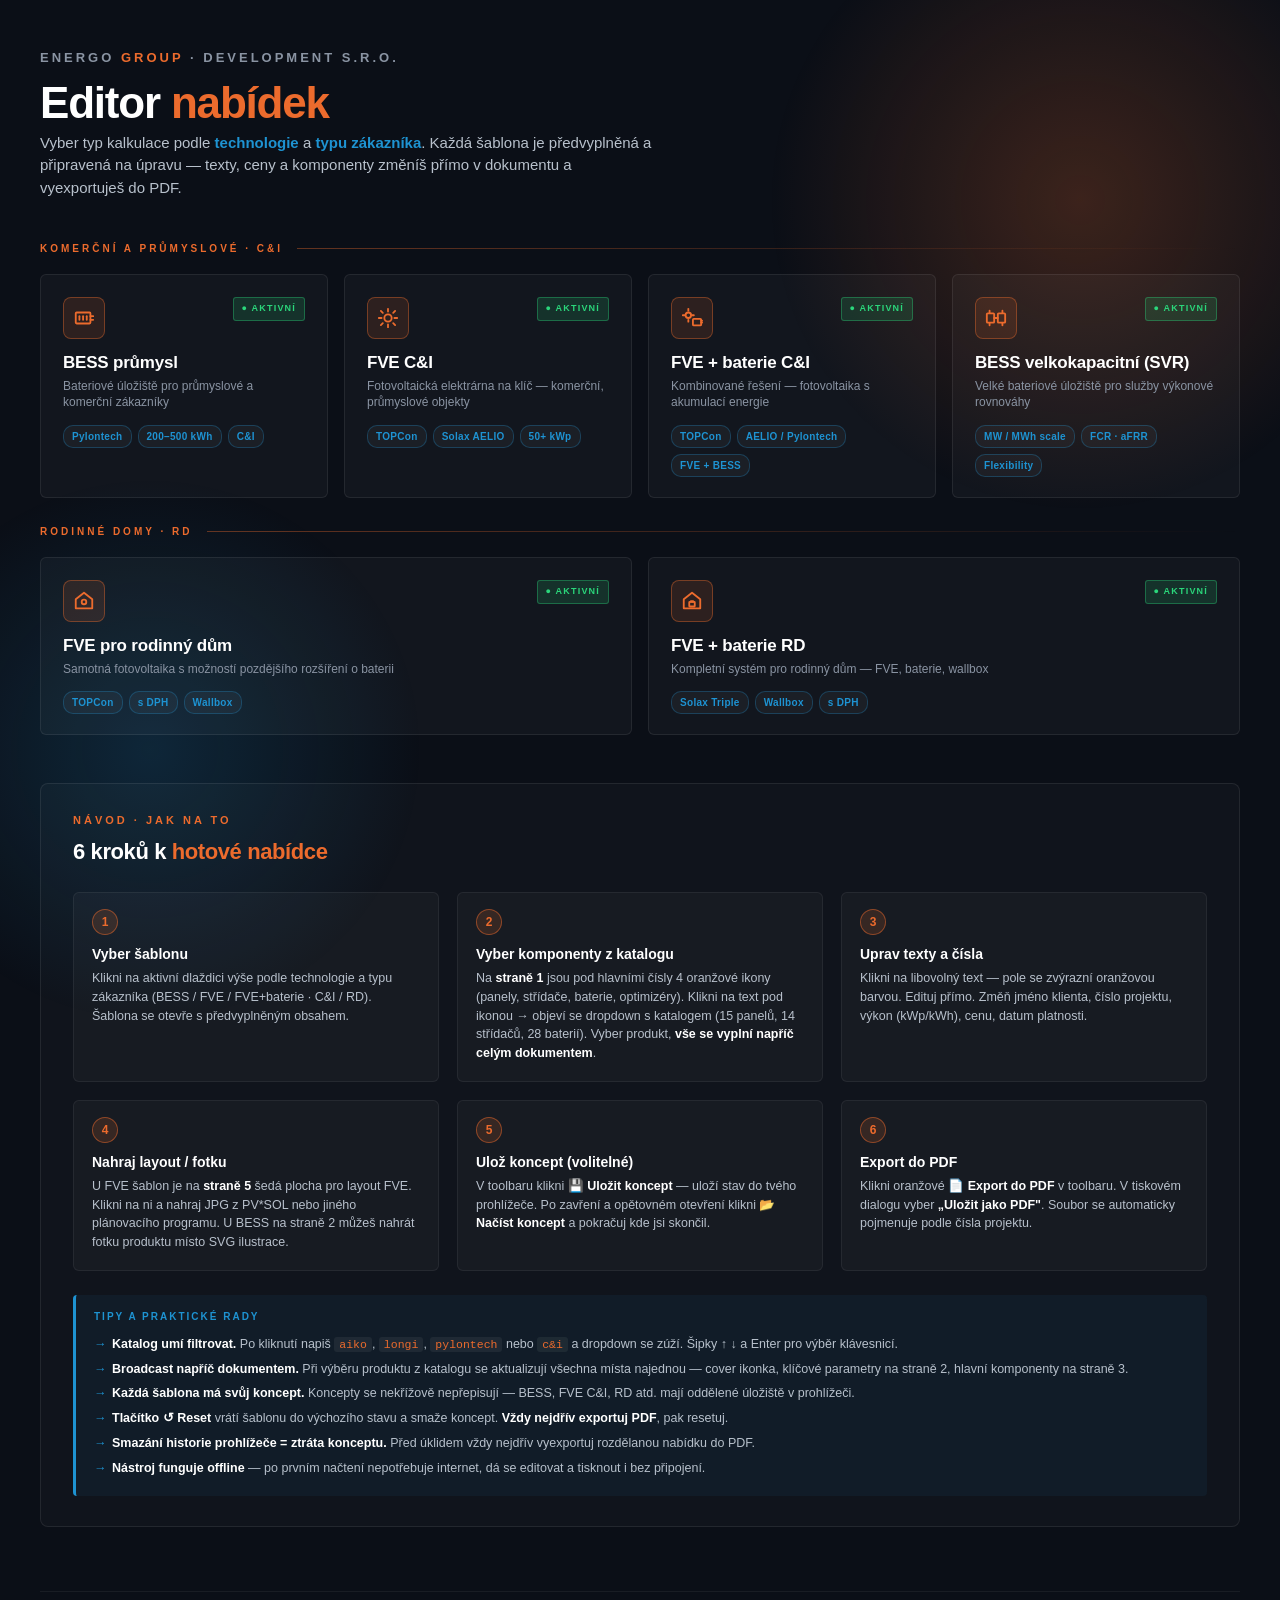
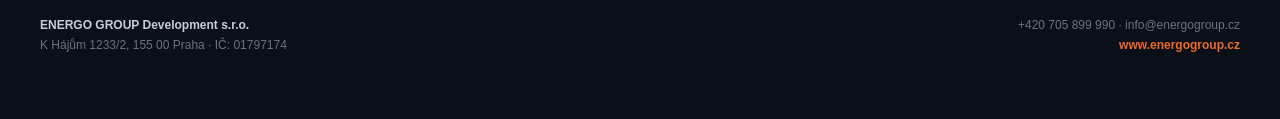
<file: index.html>
<!DOCTYPE html>
<html lang="cs">
<head>
<meta charset="UTF-8">
<meta name="viewport" content="width=device-width, initial-scale=1">
<title>Editor nabídek · ENERGO GROUP</title>
<style>
  * { margin: 0; padding: 0; box-sizing: border-box; }

  html, body {
    min-height: 100%;
    font-family: "Helvetica Neue", Helvetica, Arial, sans-serif;
    color: #E8ECF1;
    background: #0B0F17;
    line-height: 1.5;
    -webkit-font-smoothing: antialiased;
  }

  body {
    position: relative;
    overflow-x: hidden;
    padding: 48px 24px 64px 24px;
  }

  /* Glowy backgrounds (BESS style) */
  body::before {
    content: "";
    position: fixed;
    top: -200px;
    right: -200px;
    width: 800px;
    height: 800px;
    background: radial-gradient(circle, rgba(236,107,45,0.22) 0%, rgba(236,107,45,0) 55%);
    pointer-events: none;
    z-index: 0;
  }
  body::after {
    content: "";
    position: fixed;
    bottom: -200px;
    left: -200px;
    width: 700px;
    height: 700px;
    background: radial-gradient(circle, rgba(30,147,210,0.18) 0%, rgba(30,147,210,0) 55%);
    pointer-events: none;
    z-index: 0;
  }

  .wrap {
    position: relative;
    z-index: 2;
    max-width: 1200px;
    margin: 0 auto;
  }

  /* ============ HEADER ============ */
  .brand {
    font-size: 13px;
    font-weight: 700;
    letter-spacing: 3px;
    color: #8A94A3;
    text-transform: uppercase;
    margin-bottom: 12px;
  }
  .brand .accent { color: #EC6B2D; }

  h1 {
    font-size: 44px;
    font-weight: 900;
    letter-spacing: -1.2px;
    color: #ffffff;
    line-height: 1.05;
    margin-bottom: 6px;
  }
  h1 .accent { color: #EC6B2D; }

  .tagline {
    font-size: 15px;
    color: #B8C1CC;
    max-width: 620px;
    margin-bottom: 42px;
  }
  .tagline strong { color: #1E93D2; font-weight: 700; }

  /* ============ SECTION HEADERS ============ */
  .section-label {
    display: flex;
    align-items: center;
    gap: 14px;
    margin: 26px 0 18px 0;
    font-size: 10px;
    font-weight: 700;
    color: #EC6B2D;
    text-transform: uppercase;
    letter-spacing: 3px;
  }
  .section-label::after {
    content: "";
    flex: 1;
    height: 1px;
    background: linear-gradient(90deg, rgba(236,107,45,0.4) 0%, rgba(236,107,45,0) 100%);
  }

  /* ============ GRID OF TILES ============ */
  .grid {
    display: grid;
    grid-template-columns: repeat(auto-fit, minmax(280px, 1fr));
    gap: 16px;
  }

  .tile {
    position: relative;
    display: block;
    text-decoration: none;
    color: inherit;
    background: rgba(255,255,255,0.03);
    border: 1px solid rgba(255,255,255,0.08);
    border-radius: 6px;
    padding: 22px 22px 20px 22px;
    transition: all 0.2s ease;
    overflow: hidden;
  }
  .tile::before {
    content: "";
    position: absolute;
    top: 0;
    left: 0;
    width: 4px;
    height: 100%;
    background: #EC6B2D;
    opacity: 0;
    transition: opacity 0.2s;
  }
  .tile.active { cursor: pointer; }
  .tile.active:hover {
    background: rgba(236,107,45,0.08);
    border-color: rgba(236,107,45,0.5);
    transform: translateY(-2px);
    box-shadow: 0 6px 24px rgba(0,0,0,0.3), 0 0 0 1px rgba(236,107,45,0.15);
  }
  .tile.active:hover::before { opacity: 1; }

  .tile.soon {
    opacity: 0.45;
    cursor: not-allowed;
  }
  .tile.soon:hover { opacity: 0.6; }

  .tile-head {
    display: flex;
    align-items: flex-start;
    justify-content: space-between;
    margin-bottom: 14px;
  }

  .tile-icon {
    width: 42px;
    height: 42px;
    border-radius: 8px;
    background: rgba(236,107,45,0.12);
    border: 1px solid rgba(236,107,45,0.4);
    color: #EC6B2D;
    display: flex;
    align-items: center;
    justify-content: center;
  }
  .tile-icon svg { width: 22px; height: 22px; }

  .tile-badge {
    font-size: 9px;
    font-weight: 700;
    padding: 4px 8px;
    border-radius: 3px;
    letter-spacing: 1.2px;
    text-transform: uppercase;
  }
  .badge-active {
    background: rgba(43,214,123,0.15);
    color: #2BD67B;
    border: 1px solid rgba(43,214,123,0.35);
  }
  .badge-soon {
    background: rgba(184,193,204,0.1);
    color: #8A94A3;
    border: 1px solid rgba(184,193,204,0.2);
  }

  .tile-title {
    font-size: 17px;
    font-weight: 800;
    color: #ffffff;
    letter-spacing: -0.2px;
    margin-bottom: 4px;
    line-height: 1.2;
  }
  .tile-subtitle {
    font-size: 12px;
    color: #8A94A3;
    margin-bottom: 14px;
    line-height: 1.4;
  }
  .tile-meta {
    display: flex;
    flex-wrap: wrap;
    gap: 6px;
    margin-top: 10px;
  }
  .tile-meta span {
    font-size: 10px;
    color: #C6CED9;
    background: rgba(255,255,255,0.04);
    border: 1px solid rgba(255,255,255,0.08);
    padding: 3px 8px;
    border-radius: 10px;
    font-weight: 600;
    letter-spacing: 0.3px;
  }
  .tile.active .tile-meta span {
    border-color: rgba(30,147,210,0.3);
    color: #1E93D2;
  }

  .tile-arrow {
    position: absolute;
    right: 20px;
    bottom: 18px;
    font-size: 18px;
    color: #EC6B2D;
    opacity: 0;
    transition: all 0.2s;
    font-weight: 700;
  }
  .tile.active:hover .tile-arrow {
    opacity: 1;
    transform: translateX(4px);
  }

  /* ============ HELP / INFO ============ */
  .info-card {
    margin-top: 40px;
    background: rgba(255,255,255,0.03);
    border: 1px solid rgba(255,255,255,0.06);
    border-left: 3px solid #1E93D2;
    border-radius: 4px;
    padding: 16px 22px;
    font-size: 13px;
    color: #B8C1CC;
    line-height: 1.55;
    max-width: 820px;
  }
  .info-card strong { color: #ffffff; font-weight: 700; }
  .info-card .info-title {
    display: block;
    font-size: 10px;
    letter-spacing: 2px;
    text-transform: uppercase;
    color: #1E93D2;
    font-weight: 700;
    margin-bottom: 6px;
  }

  /* ============ NÁVOD ============ */
  .guide {
    margin-top: 48px;
    background: rgba(255,255,255,0.025);
    border: 1px solid rgba(255,255,255,0.08);
    border-radius: 8px;
    padding: 28px 32px 30px 32px;
  }
  .guide-title {
    font-size: 11px;
    letter-spacing: 3px;
    text-transform: uppercase;
    color: #EC6B2D;
    font-weight: 700;
    margin-bottom: 6px;
  }
  .guide-headline {
    font-size: 22px;
    font-weight: 800;
    color: #ffffff;
    letter-spacing: -0.4px;
    margin-bottom: 24px;
  }
  .guide-headline .accent { color: #EC6B2D; }
  .guide-steps {
    display: grid;
    grid-template-columns: repeat(auto-fit, minmax(280px, 1fr));
    gap: 18px;
    margin-bottom: 24px;
  }
  .guide-step {
    background: rgba(255,255,255,0.03);
    border: 1px solid rgba(255,255,255,0.06);
    border-radius: 6px;
    padding: 16px 18px 18px 18px;
    position: relative;
  }
  .guide-step .step-num {
    display: inline-flex;
    align-items: center;
    justify-content: center;
    width: 26px;
    height: 26px;
    border-radius: 50%;
    background: rgba(236,107,45,0.15);
    border: 1px solid rgba(236,107,45,0.5);
    color: #EC6B2D;
    font-size: 12px;
    font-weight: 800;
    margin-bottom: 10px;
  }
  .guide-step .step-title {
    font-size: 14px;
    font-weight: 700;
    color: #ffffff;
    margin-bottom: 6px;
    line-height: 1.3;
  }
  .guide-step .step-desc {
    font-size: 12.5px;
    color: #B8C1CC;
    line-height: 1.5;
  }
  .guide-step .step-desc strong { color: #ffffff; font-weight: 700; }
  .guide-step .step-desc .key {
    display: inline-block;
    background: rgba(255,255,255,0.08);
    border: 1px solid rgba(255,255,255,0.15);
    border-radius: 3px;
    padding: 1px 6px;
    font-family: 'SFMono-Regular', Consolas, monospace;
    font-size: 11px;
    color: #ffffff;
    margin: 0 1px;
  }

  .guide-tips {
    background: rgba(30,147,210,0.06);
    border-left: 3px solid #1E93D2;
    border-radius: 4px;
    padding: 14px 18px 16px 18px;
    margin-top: 8px;
  }
  .guide-tips-title {
    font-size: 10px;
    text-transform: uppercase;
    letter-spacing: 2px;
    color: #1E93D2;
    font-weight: 700;
    margin-bottom: 8px;
  }
  .guide-tips ul {
    list-style: none;
    padding: 0;
    margin: 0;
  }
  .guide-tips li {
    font-size: 12.5px;
    color: #B8C1CC;
    padding: 3px 0 3px 18px;
    position: relative;
    line-height: 1.5;
  }
  .guide-tips li::before {
    content: "→";
    position: absolute;
    left: 0;
    color: #1E93D2;
    font-weight: 700;
  }
  .guide-tips strong { color: #ffffff; font-weight: 700; }
  .guide-tips code {
    background: rgba(255,255,255,0.06);
    padding: 1px 5px;
    border-radius: 3px;
    font-family: 'SFMono-Regular', Consolas, monospace;
    font-size: 11.5px;
    color: #EC6B2D;
  }

  /* ============ FOOTER ============ */
  footer {
    margin-top: 64px;
    padding-top: 24px;
    border-top: 1px solid rgba(255,255,255,0.06);
    font-size: 12px;
    color: #6B7280;
    line-height: 1.6;
    display: flex;
    flex-wrap: wrap;
    justify-content: space-between;
    gap: 16px;
  }
  footer strong { color: #C6CED9; font-weight: 700; }
  footer a { color: #EC6B2D; text-decoration: none; font-weight: 700; }
  footer a:hover { color: #D85A1C; }

  @media (max-width: 640px) {
    body { padding: 32px 16px 48px 16px; }
    h1 { font-size: 32px; }
    .tagline { font-size: 14px; margin-bottom: 28px; }
  }
</style>
</head>
<body>

<div class="wrap">

  <div class="brand">ENERGO <span class="accent">GROUP</span> · Development s.r.o.</div>

  <h1>Editor <span class="accent">nabídek</span></h1>
  <p class="tagline">
    Vyber typ kalkulace podle <strong>technologie</strong> a <strong>typu zákazníka</strong>.
    Každá šablona je předvyplněná a připravená na úpravu — texty, ceny a komponenty změníš
    přímo v dokumentu a vyexportuješ do PDF.
  </p>

  <!-- ========== KOMERČNÍ (C&I) ========== -->
  <div class="section-label">Komerční a průmyslové · C&amp;I</div>

  <div class="grid">

    <!-- BESS průmyslové -->
    <a class="tile active" href="bess.html">
      <div class="tile-head">
        <div class="tile-icon">
          <svg viewBox="0 0 24 24" fill="none" stroke="currentColor" stroke-width="2" stroke-linecap="round" stroke-linejoin="round">
            <rect x="3" y="6" width="16" height="12" rx="1"></rect>
            <line x1="19" y1="10" x2="22" y2="10"></line>
            <line x1="19" y1="14" x2="22" y2="14"></line>
            <line x1="7" y1="10" x2="7" y2="14"></line>
            <line x1="11" y1="10" x2="11" y2="14"></line>
            <line x1="15" y1="10" x2="15" y2="14"></line>
          </svg>
        </div>
        <div class="tile-badge badge-active">● Aktivní</div>
      </div>
      <div class="tile-title">BESS průmysl</div>
      <div class="tile-subtitle">Bateriové úložiště pro průmyslové a komerční zákazníky</div>
      <div class="tile-meta">
        <span>Pylontech</span>
        <span>200–500 kWh</span>
        <span>C&amp;I</span>
      </div>
      <div class="tile-arrow">→</div>
    </a>

    <!-- FVE C&I -->
    <a class="tile active" href="fve-cni.html">
      <div class="tile-head">
        <div class="tile-icon">
          <svg viewBox="0 0 24 24" fill="none" stroke="currentColor" stroke-width="2" stroke-linecap="round" stroke-linejoin="round">
            <circle cx="12" cy="12" r="4"></circle>
            <line x1="12" y1="2" x2="12" y2="5"></line>
            <line x1="12" y1="19" x2="12" y2="22"></line>
            <line x1="4.22" y1="4.22" x2="6.34" y2="6.34"></line>
            <line x1="17.66" y1="17.66" x2="19.78" y2="19.78"></line>
            <line x1="2" y1="12" x2="5" y2="12"></line>
            <line x1="19" y1="12" x2="22" y2="12"></line>
            <line x1="4.22" y1="19.78" x2="6.34" y2="17.66"></line>
            <line x1="17.66" y1="6.34" x2="19.78" y2="4.22"></line>
          </svg>
        </div>
        <div class="tile-badge badge-active">● Aktivní</div>
      </div>
      <div class="tile-title">FVE C&amp;I</div>
      <div class="tile-subtitle">Fotovoltaická elektrárna na klíč — komerční, průmyslové objekty</div>
      <div class="tile-meta">
        <span>TOPCon</span>
        <span>Solax AELIO</span>
        <span>50+ kWp</span>
      </div>
      <div class="tile-arrow">→</div>
    </a>

    <!-- FVE + baterie C&I -->
    <a class="tile active" href="fve-baterie-cni.html">
      <div class="tile-head">
        <div class="tile-icon">
          <svg viewBox="0 0 24 24" fill="none" stroke="currentColor" stroke-width="2" stroke-linecap="round" stroke-linejoin="round">
            <circle cx="8" cy="9" r="3"></circle>
            <line x1="8" y1="2" x2="8" y2="4"></line>
            <line x1="8" y1="14" x2="8" y2="16"></line>
            <line x1="2" y1="9" x2="4" y2="9"></line>
            <line x1="12" y1="9" x2="14" y2="9"></line>
            <rect x="13" y="13" width="9" height="7" rx="1"></rect>
            <line x1="22" y1="15" x2="23" y2="15"></line>
            <line x1="22" y1="17" x2="23" y2="17"></line>
          </svg>
        </div>
        <div class="tile-badge badge-active">● Aktivní</div>
      </div>
      <div class="tile-title">FVE + baterie C&amp;I</div>
      <div class="tile-subtitle">Kombinované řešení — fotovoltaika s akumulací energie</div>
      <div class="tile-meta">
        <span>TOPCon</span>
        <span>AELIO / Pylontech</span>
        <span>FVE + BESS</span>
      </div>
      <div class="tile-arrow">→</div>
    </a>

    <!-- BESS velkokapacitní / SVR -->
    <a class="tile active" href="bess-svr.html">
      <div class="tile-head">
        <div class="tile-icon">
          <svg viewBox="0 0 24 24" fill="none" stroke="currentColor" stroke-width="2" stroke-linecap="round" stroke-linejoin="round">
            <rect x="2" y="7" width="8" height="10" rx="1"></rect>
            <rect x="14" y="7" width="8" height="10" rx="1"></rect>
            <line x1="10" y1="12" x2="14" y2="12"></line>
            <line x1="5" y1="4" x2="5" y2="6"></line>
            <line x1="19" y1="4" x2="19" y2="6"></line>
            <line x1="5" y1="18" x2="5" y2="20"></line>
            <line x1="19" y1="18" x2="19" y2="20"></line>
          </svg>
        </div>
        <div class="tile-badge badge-active">● Aktivní</div>
      </div>
      <div class="tile-title">BESS velkokapacitní (SVR)</div>
      <div class="tile-subtitle">Velké bateriové úložiště pro služby výkonové rovnováhy</div>
      <div class="tile-meta">
        <span>MW / MWh scale</span>
        <span>FCR · aFRR</span>
        <span>Flexibility</span>
      </div>
      <div class="tile-arrow">→</div>
    </a>

  </div>


  <!-- ========== RODINNÉ DOMY ========== -->
  <div class="section-label">Rodinné domy · RD</div>

  <div class="grid">

    <!-- FVE RD -->
    <a class="tile active" href="fve-rd.html">
      <div class="tile-head">
        <div class="tile-icon">
          <svg viewBox="0 0 24 24" fill="none" stroke="currentColor" stroke-width="2" stroke-linecap="round" stroke-linejoin="round">
            <path d="M3 10 L12 3 L21 10 L21 20 L3 20 Z"></path>
            <circle cx="12" cy="13" r="2.5"></circle>
          </svg>
        </div>
        <div class="tile-badge badge-active">● Aktivní</div>
      </div>
      <div class="tile-title">FVE pro rodinný dům</div>
      <div class="tile-subtitle">Samotná fotovoltaika s možností pozdějšího rozšíření o baterii</div>
      <div class="tile-meta">
        <span>TOPCon</span>
        <span>s DPH</span>
        <span>Wallbox</span>
      </div>
      <div class="tile-arrow">→</div>
    </a>

    <!-- FVE + baterie RD -->
    <a class="tile active" href="fve-baterie-rd.html">
      <div class="tile-head">
        <div class="tile-icon">
          <svg viewBox="0 0 24 24" fill="none" stroke="currentColor" stroke-width="2" stroke-linecap="round" stroke-linejoin="round">
            <path d="M3 10 L12 3 L21 10 L21 20 L3 20 Z"></path>
            <rect x="9" y="13" width="6" height="5" rx="0.5"></rect>
            <line x1="11" y1="12" x2="11" y2="13"></line>
            <line x1="13" y1="12" x2="13" y2="13"></line>
          </svg>
        </div>
        <div class="tile-badge badge-active">● Aktivní</div>
      </div>
      <div class="tile-title">FVE + baterie RD</div>
      <div class="tile-subtitle">Kompletní systém pro rodinný dům — FVE, baterie, wallbox</div>
      <div class="tile-meta">
        <span>Solax Triple</span>
        <span>Wallbox</span>
        <span>s DPH</span>
      </div>
      <div class="tile-arrow">→</div>
    </a>

  </div>


  <!-- ========== NÁVOD ========== -->
  <div class="guide">
    <div class="guide-title">Návod · jak na to</div>
    <div class="guide-headline">6 kroků k <span class="accent">hotové nabídce</span></div>

    <div class="guide-steps">

      <div class="guide-step">
        <div class="step-num">1</div>
        <div class="step-title">Vyber šablonu</div>
        <div class="step-desc">
          Klikni na aktivní dlaždici výše podle technologie a typu zákazníka
          (BESS / FVE / FVE+baterie · C&amp;I / RD).
          Šablona se otevře s předvyplněným obsahem.
        </div>
      </div>

      <div class="guide-step">
        <div class="step-num">2</div>
        <div class="step-title">Vyber komponenty z katalogu</div>
        <div class="step-desc">
          Na <strong>straně 1</strong> jsou pod hlavními čísly 4 oranžové ikony
          (panely, střídače, baterie, optimizéry). Klikni na text pod ikonou →
          objeví se dropdown s katalogem (15 panelů, 14 střídačů, 28 baterií).
          Vyber produkt, <strong>vše se vyplní napříč celým dokumentem</strong>.
        </div>
      </div>

      <div class="guide-step">
        <div class="step-num">3</div>
        <div class="step-title">Uprav texty a čísla</div>
        <div class="step-desc">
          Klikni na libovolný text — pole se zvýrazní oranžovou barvou.
          Edituj přímo. Změň jméno klienta, číslo projektu, výkon (kWp/kWh),
          cenu, datum platnosti.
        </div>
      </div>

      <div class="guide-step">
        <div class="step-num">4</div>
        <div class="step-title">Nahraj layout / fotku</div>
        <div class="step-desc">
          U FVE šablon je na <strong>straně 5</strong> šedá plocha pro layout FVE.
          Klikni na ni a nahraj JPG z PV*SOL nebo jiného plánovacího programu.
          U BESS na straně 2 můžeš nahrát fotku produktu místo SVG ilustrace.
        </div>
      </div>

      <div class="guide-step">
        <div class="step-num">5</div>
        <div class="step-title">Ulož koncept (volitelné)</div>
        <div class="step-desc">
          V toolbaru klikni <strong>💾 Uložit koncept</strong> — uloží stav do
          tvého prohlížeče. Po zavření a opětovném otevření klikni
          <strong>📂 Načíst koncept</strong> a pokračuj kde jsi skončil.
        </div>
      </div>

      <div class="guide-step">
        <div class="step-num">6</div>
        <div class="step-title">Export do PDF</div>
        <div class="step-desc">
          Klikni oranžové <strong>📄 Export do PDF</strong> v toolbaru.
          V tiskovém dialogu vyber <strong>„Uložit jako PDF"</strong>.
          Soubor se automaticky pojmenuje podle čísla projektu.
        </div>
      </div>

    </div>

    <div class="guide-tips">
      <div class="guide-tips-title">Tipy a praktické rady</div>
      <ul>
        <li>
          <strong>Katalog umí filtrovat.</strong> Po kliknutí napiš <code>aiko</code>,
          <code>longi</code>, <code>pylontech</code> nebo <code>c&amp;i</code> a dropdown
          se zúží. Šipky <span class="key">↑</span> <span class="key">↓</span> a
          <span class="key">Enter</span> pro výběr klávesnicí.
        </li>
        <li>
          <strong>Broadcast napříč dokumentem.</strong> Při výběru produktu z katalogu
          se aktualizují všechna místa najednou — cover ikonka, klíčové parametry
          na straně 2, hlavní komponenty na straně 3.
        </li>
        <li>
          <strong>Každá šablona má svůj koncept.</strong> Koncepty se nekřížově nepřepisují —
          BESS, FVE C&amp;I, RD atd. mají oddělené úložiště v prohlížeči.
        </li>
        <li>
          <strong>Tlačítko ↺ Reset</strong> vrátí šablonu do výchozího stavu a smaže koncept.
          <strong>Vždy nejdřív exportuj PDF</strong>, pak resetuj.
        </li>
        <li>
          <strong>Smazání historie prohlížeče = ztráta konceptu.</strong> Před úklidem
          vždy nejdřív vyexportuj rozdělanou nabídku do PDF.
        </li>
        <li>
          <strong>Nástroj funguje offline</strong> — po prvním načtení nepotřebuje internet,
          dá se editovat a tisknout i bez připojení.
        </li>
      </ul>
    </div>
  </div>


  <!-- ========== FOOTER ========== -->
  <footer>
    <div>
      <strong>ENERGO GROUP Development s.r.o.</strong><br>
      K Hájům 1233/2, 155 00 Praha · IČ: 01797174
    </div>
    <div style="text-align: right;">
      +420 705 899 990 · info@energogroup.cz<br>
      <a href="https://www.energogroup.cz" target="_blank" rel="noopener">www.energogroup.cz</a>
    </div>
  </footer>

</div>

</body>
</html>
</file>
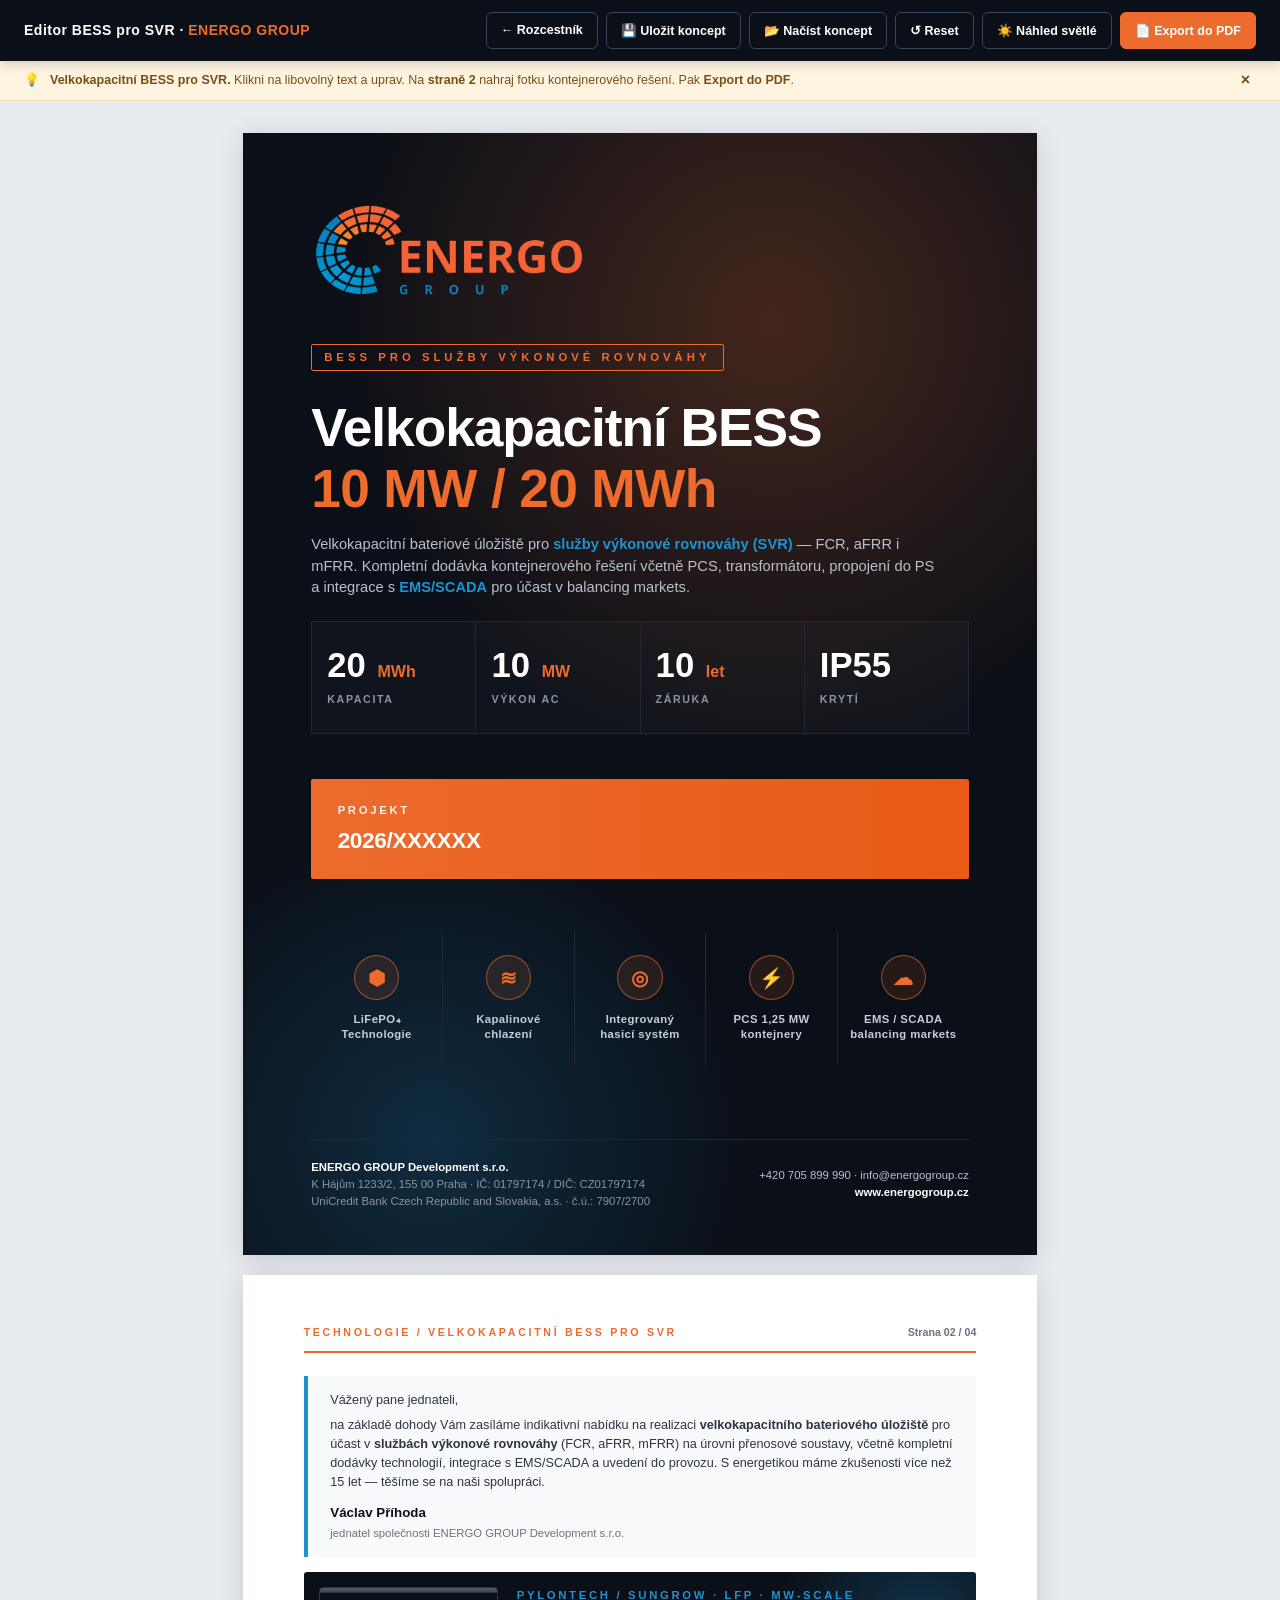
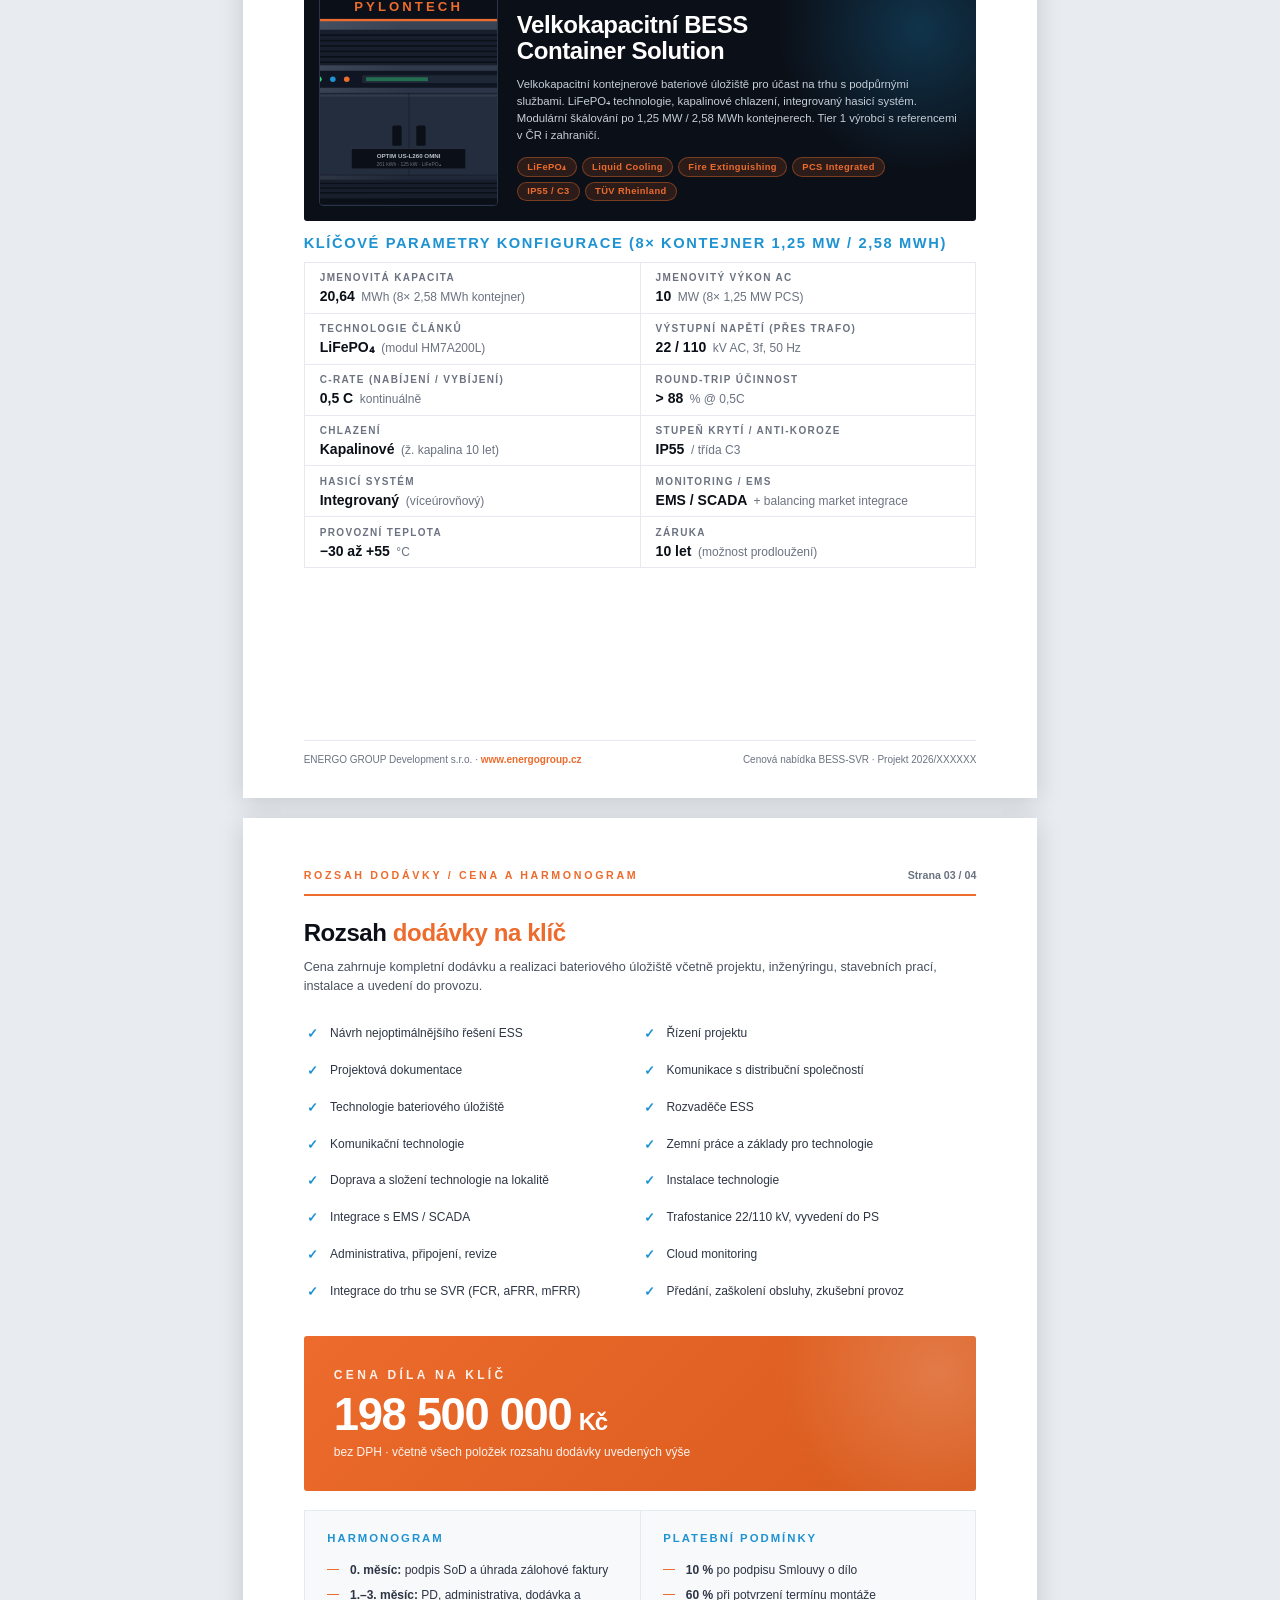
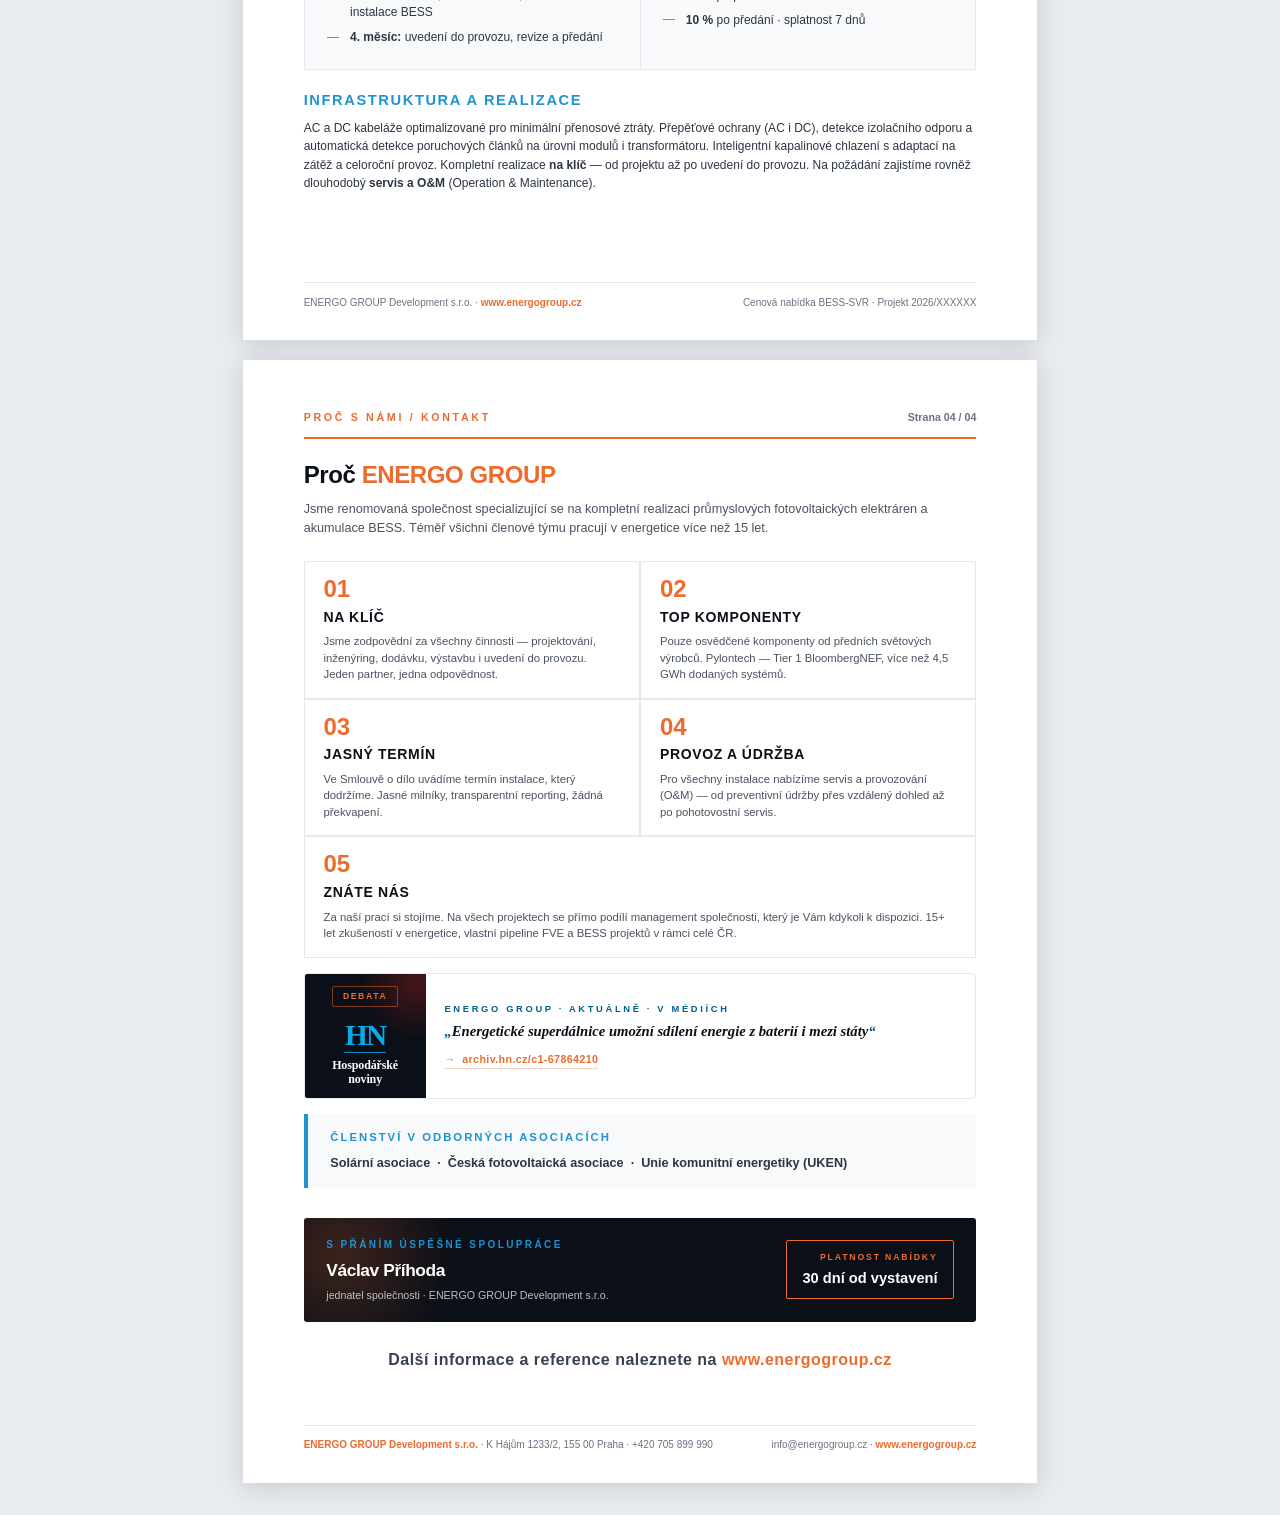
<file: bess-svr.html>
<!DOCTYPE html>
<html lang="cs">
<head>
<meta charset="UTF-8">
<meta name="viewport" content="width=device-width, initial-scale=1">
<title>Cenová nabídka BESS pro SVR – ENERGO GROUP</title>
<link rel="stylesheet" href="assets/light-mode.css">
<style>
  @page {
    size: A4;
    margin: 0;
  }
  * { margin: 0; padding: 0; box-sizing: border-box; }

  body {
    font-family: "Helvetica Neue", Helvetica, Arial, sans-serif;
    color: #1A1F2B;
    font-size: 10pt;
    line-height: 1.5;
    -webkit-print-color-adjust: exact;
    print-color-adjust: exact;
    background: #E8ECF1;
  }

  /* =================== TOOLBAR (NO PRINT) =================== */
  .toolbar {
    position: sticky;
    top: 0;
    z-index: 100;
    background: #0B0F17;
    color: #fff;
    padding: 12px 24px;
    display: flex;
    align-items: center;
    justify-content: space-between;
    gap: 16px;
    box-shadow: 0 2px 12px rgba(0,0,0,0.2);
    flex-wrap: wrap;
  }
  .toolbar-title {
    font-size: 14px;
    font-weight: 700;
    letter-spacing: 0.5px;
  }
  .toolbar-title .accent { color: #EC6B2D; }
  .toolbar-btns {
    display: flex;
    gap: 8px;
    flex-wrap: wrap;
  }
  .tb-btn {
    background: #1E2735;
    color: #fff;
    border: 1px solid #2A3547;
    padding: 8px 14px;
    border-radius: 6px;
    font-size: 12.5px;
    font-weight: 600;
    cursor: pointer;
    transition: all 0.15s;
    font-family: inherit;
  }
  .tb-btn:hover { background: #2A3547; transform: translateY(-1px); }
  .tb-btn.primary { background: #EC6B2D; border-color: #EC6B2D; }
  .tb-btn.primary:hover { background: #D85A1C; }
  .tb-btn.ghost { background: transparent; border-color: #3A4556; }
  .tb-btn.ghost:hover { background: #1E2735; }

  .help-hint {
    background: #FFF4E0;
    color: #7A4F12;
    padding: 10px 24px;
    font-size: 12.5px;
    border-bottom: 1px solid #F5DFA8;
    display: flex;
    align-items: center;
    gap: 10px;
  }
  .help-hint .dismiss {
    margin-left: auto;
    background: none;
    border: none;
    cursor: pointer;
    color: #7A4F12;
    font-size: 16px;
    font-weight: 700;
    padding: 0 6px;
  }

  .canvas {
    padding: 32px 16px;
    display: flex;
    flex-direction: column;
    align-items: center;
    gap: 20px;
  }

  /* Edit feedback */
  [contenteditable="true"] {
    outline: none;
    transition: background 0.15s, box-shadow 0.15s;
    border-radius: 2px;
  }
  [contenteditable="true"]:hover {
    background: rgba(236, 107, 45, 0.08);
    box-shadow: 0 0 0 2px rgba(236, 107, 45, 0.25);
  }
  [contenteditable="true"]:focus {
    background: rgba(236, 107, 45, 0.12);
    box-shadow: 0 0 0 2px rgba(236, 107, 45, 0.55);
  }

  .editable-img {
    cursor: pointer;
    position: relative;
    transition: all 0.15s;
  }
  .editable-img::after {
    content: "📷 Klikni pro nahrání vlastní fotky";
    position: absolute;
    top: 50%;
    left: 50%;
    transform: translate(-50%, -50%);
    background: rgba(0,0,0,0.85);
    color: #fff;
    padding: 10px 18px;
    border-radius: 20px;
    font-size: 12px;
    font-weight: 600;
    opacity: 0;
    transition: opacity 0.2s;
    pointer-events: none;
    white-space: nowrap;
  }
  .editable-img:hover::after { opacity: 1; }

  /* =================== PAGE BASE =================== */
  .page {
    width: 210mm;
    height: 297mm;
    position: relative;
    overflow: hidden;
    background: #ffffff;
    box-shadow: 0 4px 24px rgba(0, 0, 0, 0.15);
  }

  /* =================== PAGE 1 - COVER =================== */
  .cover {
    background: #0B0F17;
    color: #ffffff;
    padding: 18mm 18mm 14mm 18mm;
  }

  .cover::before {
    content: "";
    position: absolute;
    top: -100mm;
    right: -80mm;
    width: 300mm;
    height: 300mm;
    background: radial-gradient(circle, rgba(236,107,45,0.25) 0%, rgba(236,107,45,0) 55%);
    z-index: 0;
    pointer-events: none;
  }
  .cover::after {
    content: "";
    position: absolute;
    bottom: -80mm;
    left: -60mm;
    width: 220mm;
    height: 220mm;
    background: radial-gradient(circle, rgba(30,147,210,0.22) 0%, rgba(30,147,210,0) 55%);
    z-index: 0;
    pointer-events: none;
  }

  .cover-inner { position: relative; z-index: 2; height: 100%; }

  .logo-bar {
    display: block;
    height: 26mm;
    margin-bottom: 12mm;
  }
  .logo-bar img { height: 100%; display: block; }

  .label-tag {
    display: inline-block;
    font-size: 8.5pt;
    letter-spacing: 3pt;
    font-weight: 700;
    color: #EC6B2D;
    text-transform: uppercase;
    padding: 4px 12px;
    border: 1.5px solid #EC6B2D;
    border-radius: 2px;
    margin-bottom: 8mm;
  }

  .cover-title {
    font-size: 40pt;
    font-weight: 900;
    line-height: 1;
    letter-spacing: -0.8pt;
    margin-bottom: 5mm;
    color: #ffffff;
  }
  .cover-title > span:first-child { display: block; margin-bottom: 2mm; }
  .cover-title .accent {
    color: #EC6B2D;
    display: block;
    font-size: 40pt;
    letter-spacing: -0.5pt;
  }
  .cover-title .accent .kw-small {
    font-size: 23pt;
    letter-spacing: 0;
    vertical-align: baseline;
    margin-right: 2mm;
  }

  .cover-subtitle {
    font-size: 11pt;
    font-weight: 400;
    color: #B8C1CC;
    line-height: 1.45;
    margin-bottom: 6mm;
    max-width: 165mm;
  }
  .cover-subtitle strong { color: #1E93D2; font-weight: 700; }

  .stats-grid {
    width: 100%;
    margin-top: 2mm;
    border-collapse: collapse;
  }
  .stats-grid td {
    width: 25%;
    padding: 7mm 4mm;
    border: 1px solid #1E2735;
    vertical-align: top;
    background: rgba(255,255,255,0.02);
  }
  .stat-num {
    font-size: 26pt;
    font-weight: 800;
    color: #ffffff;
    line-height: 1;
    margin-bottom: 2mm;
  }
  .stat-num .unit { font-size: 12pt; color: #EC6B2D; font-weight: 600; margin-left: 2px; }
  .stat-lbl {
    font-size: 8pt;
    color: #8A94A3;
    text-transform: uppercase;
    letter-spacing: 1.2pt;
    font-weight: 600;
  }

  /* Compact cover KPI (replaces 4-cell grid) */
  .cover-kpi {
    display: inline-block;
    margin-top: 2mm;
    padding: 5mm 8mm;
    background: rgba(236, 107, 45, 0.08);
    border: 1px solid rgba(236, 107, 45, 0.35);
    border-left: 4px solid #EC6B2D;
    border-radius: 2px;
  }
  .cover-kpi .kpi-values {
    line-height: 1;
    margin-bottom: 2.5mm;
  }
  .cover-kpi .kpi-num {
    font-size: 20pt;
    font-weight: 800;
    color: #ffffff;
    letter-spacing: -0.3pt;
  }
  .cover-kpi .kpi-sep {
    font-size: 20pt;
    color: #EC6B2D;
    font-weight: 300;
    margin: 0 5mm;
  }
  .cover-kpi .kpi-label {
    font-size: 8pt;
    color: #8A94A3;
    text-transform: uppercase;
    letter-spacing: 1.8pt;
    font-weight: 600;
  }

  .project-bar {
    margin-top: 12mm;
    background: linear-gradient(90deg, #EC6B2D 0%, #E85A15 100%);
    padding: 6mm 7mm;
    color: #ffffff;
    border-radius: 2px;
  }
  .project-bar .lead {
    font-size: 8.5pt;
    text-transform: uppercase;
    letter-spacing: 2pt;
    font-weight: 600;
    opacity: 0.9;
    margin-bottom: 1mm;
  }
  .project-bar .name {
    font-size: 17pt;
    font-weight: 800;
    letter-spacing: -0.3pt;
  }

  .highlights {
    width: 100%;
    margin-top: 14mm;
    border-collapse: collapse;
  }
  .highlights td {
    width: 20%;
    padding: 6mm 3mm;
    text-align: center;
    vertical-align: top;
    border-left: 1px solid #1E2735;
  }
  .highlights td:first-child { border-left: none; }
  .hl-ico {
    display: inline-block;
    width: 12mm;
    height: 12mm;
    line-height: 12mm;
    background: rgba(236,107,45,0.12);
    color: #EC6B2D;
    border: 1.5px solid rgba(236,107,45,0.6);
    border-radius: 50%;
    font-size: 15pt;
    font-weight: 700;
    margin-bottom: 3mm;
  }
  .hl-t {
    font-size: 8.5pt;
    color: #C6CED9;
    font-weight: 600;
    line-height: 1.35;
    letter-spacing: 0.3pt;
  }

  .cover-footer {
    position: absolute;
    bottom: 12mm;
    left: 18mm;
    right: 18mm;
    z-index: 2;
    display: table;
    width: calc(100% - 36mm);
    border-top: 1px solid #1E2735;
    padding-top: 5mm;
  }
  .cover-footer > div {
    display: table-cell;
    vertical-align: middle;
    font-size: 8.5pt;
    color: #8A94A3;
  }
  .cover-footer .right { text-align: right; color: #B8C1CC; }
  .cover-footer strong { color: #ffffff; }

  /* =================== SHARED PAGE STYLES =================== */
  .sheet {
    background: #ffffff;
    padding: 13mm 16mm 12mm 16mm;
    color: #1A1F2B;
  }

  .page-header {
    display: table;
    width: 100%;
    margin-bottom: 6mm;
    padding-bottom: 3mm;
    border-bottom: 2px solid #EC6B2D;
  }
  .page-header .ph-left {
    display: table-cell;
    vertical-align: middle;
    font-size: 8pt;
    color: #6B7280;
    text-transform: uppercase;
    letter-spacing: 2pt;
    font-weight: 600;
  }
  .page-header .ph-left span { color: #EC6B2D; }
  .page-header .ph-right {
    display: table-cell;
    vertical-align: middle;
    text-align: right;
    font-size: 8pt;
    color: #6B7280;
    font-weight: 600;
  }

  h2.section {
    font-size: 18pt;
    font-weight: 800;
    color: #0B0F17;
    letter-spacing: -0.3pt;
    margin-bottom: 3mm;
    line-height: 1.15;
  }
  h2.section .accent { color: #EC6B2D; }

  h3.sub {
    font-size: 11pt;
    font-weight: 700;
    color: #1E93D2;
    text-transform: uppercase;
    letter-spacing: 1.2pt;
    margin: 2.5mm 0 2mm 0;
  }

  p { margin-bottom: 2.5mm; }

  .intro-letter {
    background: #F8F9FB;
    border-left: 4px solid #1E93D2;
    padding: 4mm 6mm;
    margin-bottom: 4mm;
    font-size: 9.5pt;
    color: #2D3544;
    line-height: 1.5;
  }
  .intro-letter p { margin-bottom: 1.5mm; }
  .intro-letter .signature {
    margin-top: 3mm;
    font-weight: 700;
    color: #0B0F17;
    font-size: 10pt;
  }
  .intro-letter .signature .role {
    display: block;
    font-weight: 400;
    font-size: 8.5pt;
    color: #6B7280;
    margin-top: 0.5mm;
  }

  /* Product hero with image */
  .product-hero {
    background: #0B0F17;
    color: #ffffff;
    padding: 0;
    border-radius: 3px;
    margin-bottom: 3mm;
    position: relative;
    overflow: hidden;
    display: flex;
    align-items: stretch;
    width: 100%;
  }
  .product-hero::before {
    content: "";
    position: absolute;
    top: -30mm;
    right: -30mm;
    width: 90mm;
    height: 90mm;
    background: radial-gradient(circle, rgba(30,147,210,0.28) 0%, rgba(30,147,210,0) 60%);
    pointer-events: none;
  }
  .product-hero > .ph-img,
  .product-hero > .ph-txt {
    position: relative;
    z-index: 2;
  }
  .product-hero .ph-img {
    width: 30%;
    flex-shrink: 0;
    padding: 4mm 2mm 4mm 4mm;
    display: flex;
  }
  .product-hero .ph-img-wrap {
    background: #0B0F17;
    border-radius: 4px;
    padding: 0;
    flex: 1;
    min-height: 55mm;
    border: 1px solid #2A3547;
    overflow: hidden;
    position: relative;
  }
  .product-hero .ph-img-wrap img {
    width: 100%;
    height: 100%;
    display: block;
    object-fit: cover;
    position: absolute;
    top: 0;
    left: 0;
  }
  .product-hero .ph-img-wrap svg {
    width: 100%;
    height: 100%;
    display: block;
    position: absolute;
    top: 0;
    left: 0;
  }
  .product-hero .ph-txt {
    flex: 1;
    padding: 4mm 5mm 4mm 3mm;
  }
  .product-brand {
    font-size: 8.5pt;
    font-weight: 600;
    letter-spacing: 2pt;
    color: #1E93D2;
    text-transform: uppercase;
    margin-bottom: 2mm;
  }
  .product-name {
    font-size: 18pt;
    font-weight: 800;
    letter-spacing: -0.3pt;
    line-height: 1.1;
    margin-bottom: 3mm;
  }
  .product-desc {
    font-size: 8.5pt;
    color: #C6CED9;
    line-height: 1.5;
    margin-bottom: 3.5mm;
  }
  .product-tags {
    font-size: 0;
    line-height: 1.1;
  }
  .product-tags span {
    display: inline-block;
    font-size: 7pt;
    background: rgba(236,107,45,0.15);
    color: #EC6B2D;
    border: 1px solid rgba(236,107,45,0.4);
    padding: 1mm 2.5mm;
    margin: 0 1.2mm 1.2mm 0;
    font-weight: 600;
    letter-spacing: 0.3pt;
    border-radius: 20pt;
  }

  .specs-table {
    width: 100%;
    border-collapse: collapse;
    margin-bottom: 3mm;
  }
  .specs-table td {
    width: 50%;
    padding: 2mm 4mm;
    vertical-align: top;
    border: 1px solid #E6E9EF;
    background: #ffffff;
  }
  .specs-table .spec-label {
    display: block;
    font-size: 7.5pt;
    color: #6B7280;
    text-transform: uppercase;
    letter-spacing: 1pt;
    font-weight: 600;
    margin-bottom: 0.8mm;
  }
  .specs-table .spec-value {
    font-size: 10.5pt;
    font-weight: 700;
    color: #0B0F17;
    line-height: 1.2;
  }
  .specs-table .spec-value .unit {
    font-weight: 400;
    color: #6B7280;
    font-size: 9pt;
    margin-left: 2pt;
  }

  .scope-table {
    width: 100%;
    border-collapse: collapse;
  }
  .scope-table td {
    width: 50%;
    padding: 2.5mm 3mm 2.5mm 7mm;
    vertical-align: top;
    font-size: 9pt;
    color: #2D3544;
    position: relative;
  }
  .scope-table td::before {
    content: "✓";
    position: absolute;
    left: 1mm;
    top: 2.5mm;
    color: #1E93D2;
    font-weight: 700;
    font-size: 10pt;
  }

  .price-box {
    background: linear-gradient(135deg, #EC6B2D 0%, #D85A1C 100%);
    color: #ffffff;
    padding: 8mm 8mm;
    margin: 7mm 0 5mm 0;
    position: relative;
    overflow: hidden;
    border-radius: 3px;
  }
  .price-box::before {
    content: "";
    position: absolute;
    top: -40mm;
    right: -40mm;
    width: 100mm;
    height: 100mm;
    background: radial-gradient(circle, rgba(255,255,255,0.18) 0%, rgba(255,255,255,0) 60%);
    pointer-events: none;
  }
  .price-box-inner { position: relative; z-index: 2; }
  .price-label {
    font-size: 9pt;
    text-transform: uppercase;
    letter-spacing: 2.5pt;
    font-weight: 600;
    opacity: 0.9;
    margin-bottom: 2mm;
  }
  .price-amount {
    font-size: 34pt;
    font-weight: 900;
    letter-spacing: -1pt;
    line-height: 1;
    margin-bottom: 1.5mm;
  }
  .price-amount .currency { font-size: 18pt; font-weight: 700; margin-left: 2mm; }
  .price-note { font-size: 9pt; opacity: 0.92; }

  .terms-block {
    width: 100%;
    border-collapse: collapse;
    margin-bottom: 5mm;
  }
  .terms-block td {
    width: 50%;
    padding: 5mm 6mm;
    vertical-align: top;
    border: 1px solid #E6E9EF;
    background: #F8F9FB;
  }
  .terms-title {
    font-size: 8.5pt;
    text-transform: uppercase;
    letter-spacing: 1.5pt;
    font-weight: 700;
    color: #1E93D2;
    margin-bottom: 3mm;
  }
  .terms-list { list-style: none; padding: 0; margin: 0; }
  .terms-list li {
    padding: 1mm 0 1mm 6mm;
    font-size: 9pt;
    color: #2D3544;
    position: relative;
    line-height: 1.45;
  }
  .terms-list li::before {
    content: "";
    position: absolute;
    left: 0;
    top: 3mm;
    width: 3mm;
    height: 1px;
    background: #EC6B2D;
  }

  .why-grid {
    width: 100%;
    border-collapse: separate;
    border-spacing: 0;
    margin-bottom: 4mm;
  }
  .why-grid td {
    width: 50%;
    padding: 4mm 5mm;
    vertical-align: top;
    border: 1px solid #E6E9EF;
    background: #ffffff;
  }
  .why-num {
    display: inline-block;
    font-size: 18pt;
    font-weight: 900;
    color: #EC6B2D;
    line-height: 1;
    margin-bottom: 1.5mm;
  }
  .why-title {
    font-size: 10.5pt;
    font-weight: 800;
    color: #0B0F17;
    text-transform: uppercase;
    letter-spacing: 0.5pt;
    margin-bottom: 1.5mm;
  }
  .why-desc { font-size: 8.5pt; color: #4A5261; line-height: 1.45; }

  .memberships {
    background: #F8F9FB;
    padding: 4mm 6mm;
    margin-bottom: 4mm;
    border-left: 4px solid #1E93D2;
  }
  .memberships .m-title {
    font-size: 8.5pt;
    text-transform: uppercase;
    letter-spacing: 1.5pt;
    font-weight: 700;
    color: #1E93D2;
    margin-bottom: 2mm;
  }
  .memberships .m-list { font-size: 9.5pt; color: #2D3544; font-weight: 600; }

  /* Media feature (press mention) - compact strip */
  .media-feature {
    display: table;
    width: 100%;
    margin-bottom: 4mm;
    border: 1px solid #E6E9EF;
    border-radius: 3px;
    overflow: hidden;
    table-layout: fixed;
  }
  .mf-left {
    display: table-cell;
    width: 32mm;
    padding: 3mm 4mm;
    background: #0B0F17;
    color: #ffffff;
    vertical-align: middle;
    text-align: center;
    position: relative;
    overflow: hidden;
  }
  .mf-left::before {
    content: "";
    position: absolute;
    top: -15mm;
    right: -15mm;
    width: 35mm;
    height: 35mm;
    background: radial-gradient(circle, rgba(139, 30, 30, 0.45) 0%, rgba(139, 30, 30, 0) 60%);
    pointer-events: none;
  }
  .mf-badge-tag {
    position: relative;
    z-index: 2;
    display: inline-block;
    font-size: 6.5pt;
    font-weight: 700;
    color: #EC6B2D;
    text-transform: uppercase;
    letter-spacing: 1.2pt;
    border: 1px solid rgba(236,107,45,0.5);
    padding: 0.8mm 2.5mm;
    border-radius: 2px;
    margin-bottom: 2mm;
  }
  .mf-brand {
    position: relative;
    z-index: 2;
    font-family: Georgia, 'Times New Roman', serif;
    font-size: 9pt;
    font-weight: 700;
    color: #ffffff;
    line-height: 1.2;
    letter-spacing: -0.1pt;
  }

  /* HN masthead (newspaper brand mark) */
  .hn-masthead {
    position: relative;
    z-index: 2;
    margin-top: 2mm;
    text-align: center;
  }
  /* HN brand blue: rgb(10, 170, 230) = #0AAAE6 from hn.cz */
  .hn-mark {
    font-family: Georgia, 'Times New Roman', serif;
    font-weight: 900;
    font-size: 22pt;
    color: #0AAAE6;
    letter-spacing: -1.5pt;
    line-height: 0.95;
    margin-bottom: 0.6mm;
  }
  .hn-divider {
    width: 11mm;
    height: 1px;
    background: #0AAAE6;
    margin: 0 auto 1.2mm auto;
    opacity: 0.8;
  }
  .mf-right {
    display: table-cell;
    padding: 4mm 5mm;
    vertical-align: middle;
    background: #ffffff;
  }
  .mf-overline {
    font-size: 7pt;
    color: #005E8C;
    text-transform: uppercase;
    letter-spacing: 2pt;
    font-weight: 700;
    margin-bottom: 1.5mm;
  }
  .mf-title {
    font-family: Georgia, 'Times New Roman', serif;
    font-size: 11pt;
    font-weight: 700;
    color: #0B0F17;
    line-height: 1.3;
    font-style: italic;
    margin-bottom: 2mm;
  }
  .mf-title::before { content: "„"; color: #005E8C; }
  .mf-title::after  { content: "\201C"; color: #005E8C; }
  .mf-link {
    display: inline-block;
    font-size: 8pt;
    color: #EC6B2D;
    font-weight: 700;
    text-decoration: none;
    letter-spacing: 0.3pt;
    border-bottom: 1px solid rgba(236,107,45,0.3);
    padding-bottom: 1px;
  }
  .mf-link:hover { color: #D85A1C; border-bottom-color: #EC6B2D; }

  .signoff {
    background: #0B0F17;
    color: #ffffff;
    padding: 5mm 6mm;
    margin-top: 8mm;
    border-radius: 3px;
    position: relative;
    overflow: hidden;
  }
  .signoff::before {
    content: "";
    position: absolute;
    top: -25mm;
    left: -25mm;
    width: 70mm;
    height: 70mm;
    background: radial-gradient(circle, rgba(236,107,45,0.22) 0%, rgba(236,107,45,0) 60%);
    pointer-events: none;
  }
  .signoff-inner { position: relative; z-index: 2; display: table; width: 100%; }
  .signoff-left, .signoff-right {
    display: table-cell;
    vertical-align: middle;
  }
  .signoff-left { width: 60%; }
  .signoff-right { width: 40%; text-align: right; }
  .sign-title {
    font-size: 7.5pt;
    color: #1E93D2;
    text-transform: uppercase;
    letter-spacing: 1.8pt;
    font-weight: 700;
    margin-bottom: 1.5mm;
  }
  .sign-name {
    font-size: 13pt;
    font-weight: 800;
    color: #ffffff;
    letter-spacing: -0.3pt;
    margin-bottom: 0.8mm;
  }
  .sign-role { font-size: 8pt; color: #B8C1CC; }
  .validity-tag {
    display: inline-block;
    border: 1.2px solid #EC6B2D;
    padding: 2.5mm 4mm;
    border-radius: 2px;
  }
  .validity-tag .v-label {
    display: block;
    font-size: 6.5pt;
    text-transform: uppercase;
    letter-spacing: 1.4pt;
    color: #EC6B2D;
    font-weight: 700;
    margin-bottom: 0.8mm;
  }
  .validity-tag .v-date {
    font-size: 11pt;
    font-weight: 800;
    color: #ffffff;
  }

  .website-ref {
    margin-top: 7mm;
    margin-bottom: 3mm;
    text-align: center;
    font-size: 12pt;
    font-weight: 600;
    color: #374151;
    letter-spacing: 0.03em;
  }
  .website-ref a {
    color: #EC6B2D;
    text-decoration: none;
    font-weight: 700;
  }

  .page-footer {
    position: absolute;
    bottom: 8mm;
    left: 16mm;
    right: 16mm;
    padding-top: 3mm;
    border-top: 1px solid #E6E9EF;
    display: table;
    width: calc(100% - 32mm);
    font-size: 7.5pt;
    color: #6B7280;
  }
  .page-footer > div { display: table-cell; vertical-align: middle; }
  .page-footer .pf-right { text-align: right; }
  .page-footer strong { color: #EC6B2D; }

  /* =================== PRINT =================== */
  @media print {
    html, body {
      background: #fff !important;
      margin: 0 !important;
      padding: 0 !important;
    }
    .no-print { display: none !important; }
    .canvas {
      padding: 0 !important;
      margin: 0 !important;
      gap: 0 !important;
      display: block !important;
    }
    .page {
      box-shadow: none !important;
      margin: 0 !important;
      width: 210mm;
      height: 297mm;
      page-break-after: always;
      page-break-inside: avoid;
      break-after: page;
      overflow: hidden;
    }
    .page:last-child {
      page-break-after: auto;
      break-after: auto;
    }
    [contenteditable="true"]:hover,
    [contenteditable="true"]:focus {
      background: transparent !important;
      box-shadow: none !important;
    }
    .editable-img { cursor: default !important; }
    .editable-img::after { display: none !important; }
  }

  @media (max-width: 900px) {
    .toolbar { padding: 10px 12px; }
    .toolbar-title { font-size: 12px; }
    .tb-btn { font-size: 11px; padding: 6px 10px; }
    .canvas { padding: 16px 6px; }
    .page { transform: scale(0.95); transform-origin: top center; }
  }
</style>
</head>
<body>

<!-- ================== TOOLBAR ================== -->
<div class="toolbar no-print">
  <div class="toolbar-title">Editor BESS pro SVR · <span class="accent">ENERGO GROUP</span></div>
  <div class="toolbar-btns">
    <a class="tb-btn ghost" href="index.html" style="text-decoration:none;display:inline-flex;align-items:center;">← Rozcestník</a>
    <button class="tb-btn ghost" onclick="saveToStorage()">💾 Uložit koncept</button>
    <button class="tb-btn ghost" onclick="loadFromStorage()">📂 Načíst koncept</button>
    <button class="tb-btn ghost" onclick="resetTemplate()">↺ Reset</button>
    <button class="tb-btn ghost" onclick="toggleLightPreview()" id="lightToggleBtn">☀️ Náhled světlé</button>
<button class="tb-btn primary" onclick="exportPdf()">📄 Export do PDF</button>
  </div>
</div>

<div class="help-hint no-print" id="helpHint">
  <span>💡</span>
  <span><strong>Velkokapacitní BESS pro SVR.</strong> Klikni na libovolný text a uprav. Na <strong>straně 2</strong> nahraj fotku kontejnerového řešení. Pak <strong>Export do PDF</strong>.</span>
  <button class="dismiss" onclick="document.getElementById('helpHint').style.display='none'">×</button>
</div>

<div class="canvas">

<!-- ==================== PAGE 1 - COVER ==================== -->
<div class="page cover">
  <div class="cover-inner">

    <div class="logo-bar">
      <img id="logoImg" alt="ENERGO GROUP">
    </div>

    <div class="label-tag" contenteditable="true">BESS pro služby výkonové rovnováhy</div>

    <div class="cover-title">
      <span contenteditable="true">Velkokapacitní BESS</span>
      <span class="accent" contenteditable="true">10 MW / 20 MWh</span>
    </div>

    <div class="cover-subtitle" contenteditable="true">
      Velkokapacitní bateriové úložiště pro <strong>služby výkonové rovnováhy (SVR)</strong> — FCR, aFRR i mFRR.
      Kompletní dodávka kontejnerového řešení včetně PCS, transformátoru, propojení do PS a integrace
      s <strong>EMS/SCADA</strong> pro účast v balancing markets.
    </div>

    <table class="stats-grid" cellspacing="0" cellpadding="0">
      <tr>
        <td>
          <div class="stat-num"><span contenteditable="true">20</span> <span class="unit" contenteditable="true">MWh</span></div>
          <div class="stat-lbl" contenteditable="true">Kapacita</div>
        </td>
        <td>
          <div class="stat-num"><span contenteditable="true">10</span> <span class="unit" contenteditable="true">MW</span></div>
          <div class="stat-lbl" contenteditable="true">Výkon AC</div>
        </td>
        <td>
          <div class="stat-num"><span contenteditable="true">10</span> <span class="unit" contenteditable="true">let</span></div>
          <div class="stat-lbl" contenteditable="true">Záruka</div>
        </td>
        <td>
          <div class="stat-num"><span contenteditable="true">IP55</span></div>
          <div class="stat-lbl" contenteditable="true">Krytí</div>
        </td>
      </tr>
    </table>

    <div class="project-bar">
      <div class="lead" contenteditable="true">Projekt</div>
      <div class="name" contenteditable="true">2026/XXXXXX</div>
    </div>

    <table class="highlights" cellspacing="0" cellpadding="0">
      <tr>
        <td>
          <div class="hl-ico">⬢</div>
          <div class="hl-t" contenteditable="true">LiFePO₄<br>Technologie</div>
        </td>
        <td>
          <div class="hl-ico">≋</div>
          <div class="hl-t" contenteditable="true">Kapalinové<br>chlazení</div>
        </td>
        <td>
          <div class="hl-ico">◎</div>
          <div class="hl-t" contenteditable="true">Integrovaný<br>hasicí systém</div>
        </td>
        <td>
          <div class="hl-ico">⚡</div>
          <div class="hl-t" contenteditable="true">PCS 1,25 MW<br>kontejnery</div>
        </td>
        <td>
          <div class="hl-ico">☁</div>
          <div class="hl-t" contenteditable="true">EMS / SCADA<br>balancing markets</div>
        </td>
      </tr>
    </table>

  </div>

  <div class="cover-footer">
    <div>
      <strong contenteditable="true">ENERGO GROUP Development s.r.o.</strong><br>
      <span contenteditable="true">K Hájům 1233/2, 155 00 Praha  ·  IČ: 01797174 / DIČ: CZ01797174</span><br>
      <span contenteditable="true">UniCredit Bank Czech Republic and Slovakia, a.s.  ·  č.ú.: 7907/2700</span>
    </div>
    <div class="right">
      <span contenteditable="true">+420 705 899 990 · info@energogroup.cz</span><br>
      <strong contenteditable="true">www.energogroup.cz</strong>
    </div>
  </div>
</div>


<!-- ==================== PAGE 2 - PRODUCT & SPECS ==================== -->
<div class="page sheet">

  <div class="page-header">
    <div class="ph-left"><span contenteditable="true">Technologie</span> <span>/</span> <span contenteditable="true">Velkokapacitní BESS pro SVR</span></div>
    <div class="ph-right" contenteditable="true">Strana 02 / 04</div>
  </div>

  <div class="intro-letter">
    <p contenteditable="true">Vážený pane jednateli,</p>
    <p contenteditable="true">na základě dohody Vám zasíláme indikativní nabídku na realizaci <strong>velkokapacitního bateriového úložiště</strong>
    pro účast v <strong>službách výkonové rovnováhy</strong> (FCR, aFRR, mFRR) na úrovni přenosové soustavy,
    včetně kompletní dodávky technologií, integrace s EMS/SCADA a uvedení do provozu. S energetikou máme
    zkušenosti více než 15 let — těšíme se na naši spolupráci.</p>
    <div class="signature">
      <span contenteditable="true">Václav Příhoda</span>
      <span class="role" contenteditable="true">jednatel společnosti ENERGO GROUP Development s.r.o.</span>
    </div>
  </div>

  <div class="product-hero">

    <div class="ph-img">
      <div class="ph-img-wrap editable-img" onclick="uploadProductImage(this)" title="Klikni pro nahrání vlastní fotky">
        <!-- Default: SVG illustration - cabinet fills entire frame edge-to-edge -->
        <svg id="productSvg" viewBox="0 0 300 280" xmlns="http://www.w3.org/2000/svg" preserveAspectRatio="xMidYMid slice">
          <defs>
            <linearGradient id="bodyGrad" x1="0" y1="0" x2="0" y2="1">
              <stop offset="0%" stop-color="#3F4B5C"/>
              <stop offset="40%" stop-color="#2E384A"/>
              <stop offset="100%" stop-color="#1C2433"/>
            </linearGradient>
            <linearGradient id="topGrad" x1="0" y1="0" x2="0" y2="1">
              <stop offset="0%" stop-color="#4E5A6B"/>
              <stop offset="100%" stop-color="#3A4556"/>
            </linearGradient>
            <linearGradient id="highlightGrad" x1="0" y1="0" x2="1" y2="0">
              <stop offset="0%" stop-color="#ffffff" stop-opacity="0.08"/>
              <stop offset="50%" stop-color="#ffffff" stop-opacity="0"/>
              <stop offset="100%" stop-color="#ffffff" stop-opacity="0"/>
            </linearGradient>
          </defs>

          <!-- Cabinet fills entire frame -->
          <rect x="0" y="0" width="300" height="280" fill="url(#bodyGrad)"/>

          <!-- Vertical light sheen on left side -->
          <rect x="0" y="0" width="300" height="280" fill="url(#highlightGrad)"/>

          <!-- Top panel perspective (thin trim at top) -->
          <rect x="0" y="0" width="300" height="6" fill="url(#topGrad)"/>

          <!-- Top branding strip -->
          <rect x="0" y="6" width="300" height="34" fill="#0B0F17"/>
          <text x="150" y="30" text-anchor="middle" fill="#EC6B2D" font-family="Arial, sans-serif" font-size="17" font-weight="700" letter-spacing="4">PYLONTECH</text>

          <!-- Brand accent bar -->
          <rect x="0" y="40" width="300" height="3" fill="#EC6B2D"/>

          <!-- Upper vent grille -->
          <rect x="14" y="54" width="272" height="46" fill="#181E2B"/>
          <g fill="#0B0F17">
            <rect x="22" y="60" width="256" height="2"/>
            <rect x="22" y="67" width="256" height="2"/>
            <rect x="22" y="74" width="256" height="2"/>
            <rect x="22" y="81" width="256" height="2"/>
            <rect x="22" y="88" width="256" height="2"/>
            <rect x="22" y="95" width="256" height="2"/>
          </g>

          <!-- Status LED panel -->
          <rect x="14" y="107" width="272" height="22" fill="#0F1522" rx="2"/>
          <circle cx="34" cy="118" r="3.6" fill="#2BD67B"/>
          <circle cx="52" cy="118" r="3.6" fill="#1E93D2"/>
          <circle cx="70" cy="118" r="3.6" fill="#EC6B2D"/>
          <rect x="90" y="113" width="180" height="10" fill="#1E2735" rx="1.5"/>
          <!-- Small display indicator -->
          <rect x="95" y="115.5" width="80" height="5" fill="#2BD67B" opacity="0.4"/>

          <!-- Main door panel -->
          <rect x="14" y="136" width="272" height="106" fill="#242D3D" stroke="#0F1522" stroke-width="0.6"/>
          <rect x="16" y="138" width="268" height="2.5" fill="#3A4556" opacity="0.6"/>

          <!-- Door divider -->
          <line x1="150.5" y1="136" x2="150.5" y2="242" stroke="#141B28" stroke-width="0.8"/>

          <!-- Door handles -->
          <rect x="129" y="178" width="12" height="26" fill="#0B0F17" rx="2"/>
          <rect x="160" y="178" width="12" height="26" fill="#0B0F17" rx="2"/>

          <!-- Model plate -->
          <rect x="76" y="208" width="148" height="26" fill="#0B0F17" stroke="#3A4556" stroke-width="0.4"/>
          <text x="150" y="220" text-anchor="middle" fill="#B8C1CC" font-family="Arial, sans-serif" font-size="8" font-weight="600">OPTIM US-L260 OMNI</text>
          <text x="150" y="230" text-anchor="middle" fill="#6B7280" font-family="Arial, sans-serif" font-size="6.5">261 kWh · 125 kW · LiFePO₄</text>

          <!-- Lower vent grille -->
          <rect x="14" y="248" width="272" height="24" fill="#181E2B"/>
          <g fill="#0B0F17">
            <rect x="22" y="252" width="256" height="1.8"/>
            <rect x="22" y="258" width="256" height="1.8"/>
            <rect x="22" y="264" width="256" height="1.8"/>
          </g>

          <!-- Base trim -->
          <rect x="0" y="272" width="300" height="8" fill="#0B0F17"/>

          <!-- Corner bolts/rivets -->
          <circle cx="8" cy="14" r="1.8" fill="#0B0F17"/>
          <circle cx="292" cy="14" r="1.8" fill="#0B0F17"/>
          <circle cx="8" cy="266" r="1.8" fill="#0B0F17"/>
          <circle cx="292" cy="266" r="1.8" fill="#0B0F17"/>

          <!-- Subtle vertical highlight on left -->
          <rect x="4" y="8" width="3" height="260" fill="#ffffff" opacity="0.08"/>
        </svg>
      </div>
    </div>

    <div class="ph-txt">
      <div class="product-brand" contenteditable="true">Pylontech / Sungrow · LFP · MW‑scale</div>
      <div class="product-name" contenteditable="true">Velkokapacitní BESS<br>Container Solution</div>
      <div class="product-desc" contenteditable="true">
        Velkokapacitní kontejnerové bateriové úložiště pro účast na trhu s podpůrnými službami.
        LiFePO₄ technologie, kapalinové chlazení, integrovaný hasicí systém. Modulární škálování
        po 1,25 MW / 2,58 MWh kontejnerech. Tier 1 výrobci s referencemi v ČR i zahraničí.
      </div>
      <div class="product-tags">
        <span contenteditable="true">LiFePO₄</span>
        <span contenteditable="true">Liquid Cooling</span>
        <span contenteditable="true">Fire Extinguishing</span>
        <span contenteditable="true">PCS Integrated</span>
        <span contenteditable="true">IP55 / C3</span>
        <span contenteditable="true">TÜV Rheinland</span>
      </div>
    </div>

  </div>

  <h3 class="sub" contenteditable="true">Klíčové parametry konfigurace (8× kontejner 1,25 MW / 2,58 MWh)</h3>

  <table class="specs-table" cellspacing="0" cellpadding="0">
    <tr>
      <td>
        <span class="spec-label" contenteditable="true">Jmenovitá kapacita</span>
        <div class="spec-value"><span contenteditable="true">20,64</span> <span class="unit" contenteditable="true">MWh (8× 2,58 MWh kontejner)</span></div>
      </td>
      <td>
        <span class="spec-label" contenteditable="true">Jmenovitý výkon AC</span>
        <div class="spec-value"><span contenteditable="true">10</span> <span class="unit" contenteditable="true">MW (8× 1,25 MW PCS)</span></div>
      </td>
    </tr>
    <tr>
      <td>
        <span class="spec-label" contenteditable="true">Technologie článků</span>
        <div class="spec-value"><span contenteditable="true">LiFePO₄</span> <span class="unit" contenteditable="true">(modul HM7A200L)</span></div>
      </td>
      <td>
        <span class="spec-label" contenteditable="true">Výstupní napětí (přes trafo)</span>
        <div class="spec-value"><span contenteditable="true">22 / 110</span> <span class="unit" contenteditable="true">kV AC, 3f, 50 Hz</span></div>
      </td>
    </tr>
    <tr>
      <td>
        <span class="spec-label" contenteditable="true">C‑rate (nabíjení / vybíjení)</span>
        <div class="spec-value"><span contenteditable="true">0,5 C</span> <span class="unit" contenteditable="true">kontinuálně</span></div>
      </td>
      <td>
        <span class="spec-label" contenteditable="true">Round‑trip účinnost</span>
        <div class="spec-value"><span contenteditable="true">&gt; 88</span> <span class="unit" contenteditable="true">% @ 0,5C</span></div>
      </td>
    </tr>
    <tr>
      <td>
        <span class="spec-label" contenteditable="true">Chlazení</span>
        <div class="spec-value"><span contenteditable="true">Kapalinové</span> <span class="unit" contenteditable="true">(ž. kapalina 10 let)</span></div>
      </td>
      <td>
        <span class="spec-label" contenteditable="true">Stupeň krytí / anti‑koroze</span>
        <div class="spec-value"><span contenteditable="true">IP55</span> <span class="unit" contenteditable="true">/ třída C3</span></div>
      </td>
    </tr>
    <tr>
      <td>
        <span class="spec-label" contenteditable="true">Hasicí systém</span>
        <div class="spec-value"><span contenteditable="true">Integrovaný</span> <span class="unit" contenteditable="true">(víceúrovňový)</span></div>
      </td>
      <td>
        <span class="spec-label" contenteditable="true">Monitoring / EMS</span>
        <div class="spec-value"><span contenteditable="true">EMS / SCADA</span> <span class="unit" contenteditable="true">+ balancing market integrace</span></div>
      </td>
    </tr>
    <tr>
      <td>
        <span class="spec-label" contenteditable="true">Provozní teplota</span>
        <div class="spec-value"><span contenteditable="true">−30 až +55</span> <span class="unit" contenteditable="true">°C</span></div>
      </td>
      <td>
        <span class="spec-label" contenteditable="true">Záruka</span>
        <div class="spec-value"><span contenteditable="true">10 let</span> <span class="unit" contenteditable="true">(možnost prodloužení)</span></div>
      </td>
    </tr>
  </table>

  <div class="page-footer">
    <div><span contenteditable="true">ENERGO GROUP Development s.r.o.</span> · <strong contenteditable="true">www.energogroup.cz</strong></div>
    <div class="pf-right" contenteditable="true">Cenová nabídka BESS-SVR · Projekt 2026/XXXXXX</div>
  </div>
</div>


<!-- ==================== PAGE 3 - SCOPE & PRICE ==================== -->
<div class="page sheet">

  <div class="page-header">
    <div class="ph-left"><span contenteditable="true">Rozsah dodávky</span> <span>/</span> <span contenteditable="true">Cena a harmonogram</span></div>
    <div class="ph-right" contenteditable="true">Strana 03 / 04</div>
  </div>

  <h2 class="section"><span contenteditable="true">Rozsah</span> <span class="accent" contenteditable="true">dodávky na klíč</span></h2>
  <p style="color:#4A5261; font-size:9.5pt; margin-bottom:5mm;" contenteditable="true">
    Cena zahrnuje kompletní dodávku a realizaci bateriového úložiště
    včetně projektu, inženýringu, stavebních prací, instalace a uvedení do provozu.
  </p>

  <table class="scope-table" cellspacing="0" cellpadding="0">
    <tr>
      <td contenteditable="true">Návrh nejoptimálnějšího řešení ESS</td>
      <td contenteditable="true">Řízení projektu</td>
    </tr>
    <tr>
      <td contenteditable="true">Projektová dokumentace</td>
      <td contenteditable="true">Komunikace s distribuční společností</td>
    </tr>
    <tr>
      <td contenteditable="true">Technologie bateriového úložiště</td>
      <td contenteditable="true">Rozvaděče ESS</td>
    </tr>
    <tr>
      <td contenteditable="true">Komunikační technologie</td>
      <td contenteditable="true">Zemní práce a základy pro technologie</td>
    </tr>
    <tr>
      <td contenteditable="true">Doprava a složení technologie na lokalitě</td>
      <td contenteditable="true">Instalace technologie</td>
    </tr>
    <tr>
      <td contenteditable="true">Integrace s EMS / SCADA</td>
      <td contenteditable="true">Trafostanice 22/110 kV, vyvedení do PS</td>
    </tr>
    <tr>
      <td contenteditable="true">Administrativa, připojení, revize</td>
      <td contenteditable="true">Cloud monitoring</td>
    </tr>
    <tr>
      <td contenteditable="true">Integrace do trhu se SVR (FCR, aFRR, mFRR)</td>
      <td contenteditable="true">Předání, zaškolení obsluhy, zkušební provoz</td>
    </tr>
  </table>

  <div class="price-box">
    <div class="price-box-inner">
      <div class="price-label" contenteditable="true">Cena díla na klíč</div>
      <div class="price-amount"><span contenteditable="true">198&nbsp;500&nbsp;000</span><span class="currency" contenteditable="true">Kč</span></div>
      <div class="price-note" contenteditable="true">bez DPH · včetně všech položek rozsahu dodávky uvedených výše</div>
    </div>
  </div>

  <table class="terms-block" cellspacing="0" cellpadding="0">
    <tr>
      <td>
        <div class="terms-title" contenteditable="true">Harmonogram</div>
        <ul class="terms-list">
          <li contenteditable="true"><strong>0. měsíc:</strong> podpis SoD a úhrada zálohové faktury</li>
          <li contenteditable="true"><strong>1.–3. měsíc:</strong> PD, administrativa, dodávka a instalace BESS</li>
          <li contenteditable="true"><strong>4. měsíc:</strong> uvedení do provozu, revize a předání</li>
        </ul>
      </td>
      <td>
        <div class="terms-title" contenteditable="true">Platební podmínky</div>
        <ul class="terms-list">
          <li contenteditable="true"><strong>10 %</strong> po podpisu Smlouvy o dílo</li>
          <li contenteditable="true"><strong>60 %</strong> při potvrzení termínu montáže</li>
          <li contenteditable="true"><strong>10 %</strong> po předání · splatnost 7 dnů</li>
        </ul>
      </td>
    </tr>
  </table>

  <h3 class="sub" contenteditable="true">Infrastruktura a realizace</h3>
  <p style="font-size:9pt; color:#2D3544; line-height:1.55;" contenteditable="true">
    AC a DC kabeláže optimalizované pro minimální přenosové ztráty. Přepěťové ochrany
    (AC i DC), detekce izolačního odporu a automatická detekce poruchových článků
    na úrovni modulů i transformátoru. Inteligentní kapalinové chlazení s adaptací
    na zátěž a celoroční provoz. Kompletní realizace <strong>na klíč</strong> — od projektu
    až po uvedení do provozu. Na požádání zajistíme rovněž dlouhodobý
    <strong>servis a O&amp;M</strong> (Operation &amp; Maintenance).
  </p>

  <div class="page-footer">
    <div><span contenteditable="true">ENERGO GROUP Development s.r.o.</span> · <strong contenteditable="true">www.energogroup.cz</strong></div>
    <div class="pf-right" contenteditable="true">Cenová nabídka BESS-SVR · Projekt 2026/XXXXXX</div>
  </div>
</div>


<!-- ==================== PAGE 4 - WHY US & SIGNATURE ==================== -->
<div class="page sheet">

  <div class="page-header">
    <div class="ph-left"><span contenteditable="true">Proč s námi</span> <span>/</span> <span contenteditable="true">Kontakt</span></div>
    <div class="ph-right" contenteditable="true">Strana 04 / 04</div>
  </div>

  <h2 class="section"><span contenteditable="true">Proč</span> <span class="accent" contenteditable="true">ENERGO GROUP</span></h2>
  <p style="color:#4A5261; font-size:9.5pt; margin-bottom:6mm;" contenteditable="true">
    Jsme renomovaná společnost specializující se na kompletní realizaci
    průmyslových fotovoltaických elektráren a akumulace BESS. Téměř všichni
    členové týmu pracují v energetice více než 15 let.
  </p>

  <table class="why-grid" cellspacing="0" cellpadding="0">
    <tr>
      <td>
        <div class="why-num" contenteditable="true">01</div>
        <div class="why-title" contenteditable="true">Na klíč</div>
        <div class="why-desc" contenteditable="true">
          Jsme zodpovědní za všechny činnosti — projektování, inženýring,
          dodávku, výstavbu i uvedení do provozu. Jeden partner, jedna odpovědnost.
        </div>
      </td>
      <td>
        <div class="why-num" contenteditable="true">02</div>
        <div class="why-title" contenteditable="true">TOP komponenty</div>
        <div class="why-desc" contenteditable="true">
          Pouze osvědčené komponenty od předních světových výrobců.
          Pylontech — Tier 1 BloombergNEF, více než 4,5 GWh dodaných systémů.
        </div>
      </td>
    </tr>
    <tr>
      <td>
        <div class="why-num" contenteditable="true">03</div>
        <div class="why-title" contenteditable="true">Jasný termín</div>
        <div class="why-desc" contenteditable="true">
          Ve Smlouvě o dílo uvádíme termín instalace, který dodržíme.
          Jasné milníky, transparentní reporting, žádná překvapení.
        </div>
      </td>
      <td>
        <div class="why-num" contenteditable="true">04</div>
        <div class="why-title" contenteditable="true">Provoz a údržba</div>
        <div class="why-desc" contenteditable="true">
          Pro všechny instalace nabízíme servis a provozování (O&amp;M) — od
          preventivní údržby přes vzdálený dohled až po pohotovostní servis.
        </div>
      </td>
    </tr>
    <tr>
      <td colspan="2" style="width:100%;">
        <div class="why-num" contenteditable="true">05</div>
        <div class="why-title" contenteditable="true">Znáte nás</div>
        <div class="why-desc" contenteditable="true">
          Za naší prací si stojíme. Na všech projektech se přímo podílí management
          společnosti, který je Vám kdykoli k dispozici. 15+ let zkušeností v energetice,
          vlastní pipeline FVE a BESS projektů v rámci celé ČR.
        </div>
      </td>
    </tr>
  </table>

  <div class="media-feature">
    <div class="mf-left">
      <div class="mf-badge-tag" contenteditable="true">Debata</div>
      <div class="hn-masthead">
        <div class="hn-mark">HN</div>
        <div class="hn-divider"></div>
        <div class="mf-brand" contenteditable="true">Hospodářské noviny</div>
      </div>
    </div>
    <div class="mf-right">
      <div class="mf-overline" contenteditable="true">ENERGO GROUP  ·  AKTUÁLNĚ  ·  V&nbsp;MÉDIÍCH</div>
      <div class="mf-title" contenteditable="true">Energetické superdálnice umožní sdílení energie z&nbsp;baterií i&nbsp;mezi státy</div>
      <a class="mf-link" href="https://archiv.hn.cz/c1-67864210-energeticke-superdalnice-umozni-sdileni-energie-z-baterii-i-mezi-staty" target="_blank" rel="noopener">→&nbsp;&nbsp;archiv.hn.cz/c1-67864210</a>
    </div>
  </div>

  <div class="memberships">
    <div class="m-title" contenteditable="true">Členství v odborných asociacích</div>
    <div class="m-list" contenteditable="true">Solární asociace &nbsp;·&nbsp; Česká fotovoltaická asociace &nbsp;·&nbsp; Unie komunitní energetiky (UKEN)</div>
  </div>

  <div class="signoff">
    <div class="signoff-inner">
      <div class="signoff-left">
        <div class="sign-title" contenteditable="true">S přáním úspěšné spolupráce</div>
        <div class="sign-name" contenteditable="true">Václav Příhoda</div>
        <div class="sign-role" contenteditable="true">jednatel společnosti · ENERGO GROUP Development s.r.o.</div>
      </div>
      <div class="signoff-right">
        <div class="validity-tag">
          <span class="v-label" contenteditable="true">Platnost nabídky</span>
          <span class="v-date" contenteditable="true">30 dní od vystavení</span>
        </div>
      </div>
    </div>
  </div>

  <div class="website-ref">
    Další informace a reference naleznete na <a href="https://www.energogroup.cz" target="_blank">www.energogroup.cz</a>
  </div>

  <div class="page-footer">
    <div>
      <strong contenteditable="true">ENERGO GROUP Development s.r.o.</strong> · <span contenteditable="true">K Hájům 1233/2, 155 00 Praha · +420 705 899 990</span>
    </div>
    <div class="pf-right"><span contenteditable="true">info@energogroup.cz</span> · <strong contenteditable="true">www.energogroup.cz</strong></div>
  </div>
</div>

<!-- ================== SCRIPTS ================== -->
<script>
// ===== Embedded logo (base64) =====
const LOGO_DATA = "[data-uri]";
document.getElementById('logoImg').src = LOGO_DATA;

const STORAGE_KEY = 'energogroup_nabidka_bess_svr_draft_v1';
const STORAGE_IMG_KEY = 'energogroup_nabidka_bess_svr_product_img_v1';

// ===== Export to PDF with dynamic title =====
function exportPdf() {
  // Read project identifier from the editable field on cover
  const projectEl = document.querySelector('.project-bar .name');
  const projectRaw = (projectEl && projectEl.innerText ? projectEl.innerText : '').trim();
  // Clean up for use in filename (replace / and \ with -)
  const projectClean = projectRaw.replace(/[\/\\]+/g, '-').replace(/\s+/g, ' ') || 'projekt';

  // Save original tab title so we can restore it after print
  const originalTitle = document.title;
  // Set the PDF metadata / default filename
  document.title = `Cenová nabídka – ${projectClean}`;

  // Restore tab title after print dialog closes
  const restore = () => {
    document.title = originalTitle;
    window.removeEventListener('afterprint', restore);
  };
  window.addEventListener('afterprint', restore);

  // Also restore after a timeout as a fallback (some browsers may not fire afterprint reliably)
  setTimeout(restore, 2000);

  window.print();
}

// Restore product image on load
window.addEventListener('DOMContentLoaded', () => {
  try {
    const imgData = localStorage.getItem(STORAGE_IMG_KEY);
    if (imgData) {
      replaceProductImg(imgData);
    }
  } catch (e) { /* ignore */ }
});

function uploadProductImage(el) {
  const input = document.createElement('input');
  input.type = 'file';
  input.accept = 'image/*';
  input.onchange = (e) => {
    const file = e.target.files && e.target.files[0];
    if (!file) return;
    const reader = new FileReader();
    reader.onload = (ev) => {
      const dataUrl = ev.target.result;
      replaceProductImg(dataUrl);
      // Save to localStorage
      try {
        localStorage.setItem(STORAGE_IMG_KEY, dataUrl);
      } catch (err) {
        alert('Obrázek je příliš velký pro uložení do prohlížeče. Doporučuji obrázek <2 MB.');
      }
    };
    reader.readAsDataURL(file);
  };
  input.click();
}

function replaceProductImg(dataUrl) {
  const wrap = document.querySelector('.ph-img-wrap');
  if (!wrap) return;
  // Remove old img/svg
  const old = wrap.querySelector('img, svg');
  if (old) old.remove();
  // Add new img
  const img = document.createElement('img');
  img.src = dataUrl;
  img.alt = 'Pylontech Optim US-L260 OMNI';
  wrap.appendChild(img);
}

function saveToStorage() {
  const fields = {};
  document.querySelectorAll('[contenteditable="true"]').forEach((el, i) => {
    fields[i] = el.innerHTML;
  });
  try {
    localStorage.setItem(STORAGE_KEY, JSON.stringify(fields));
    showToast('✓ Koncept uložen do prohlížeče');
  } catch (e) {
    alert('Uložení se nezdařilo: ' + e.message);
  }
}

function loadFromStorage() {
  try {
    const raw = localStorage.getItem(STORAGE_KEY);
    if (!raw) {
      showToast('Žádný uložený koncept nebyl nalezen');
      return;
    }
    const fields = JSON.parse(raw);
    document.querySelectorAll('[contenteditable="true"]').forEach((el, i) => {
      if (fields[i] !== undefined) el.innerHTML = fields[i];
    });
    showToast('✓ Koncept načten');
  } catch (e) {
    alert('Načtení se nezdařilo: ' + e.message);
  }
}

function resetTemplate() {
  if (!confirm('Opravdu chceš vymazat všechny úpravy a vrátit šablonu do výchozího stavu? Tato akce nevratně zahodí změny, které nebyly uloženy.')) return;
  try {
    localStorage.removeItem(STORAGE_KEY);
    localStorage.removeItem(STORAGE_IMG_KEY);
  } catch (e) { /* ignore */ }
  location.reload();
}

function showToast(msg) {
  const t = document.createElement('div');
  t.textContent = msg;
  t.style.cssText = 'position:fixed;bottom:24px;left:50%;transform:translateX(-50%);background:#0B0F17;color:#fff;padding:12px 24px;border-radius:8px;font-size:13px;font-weight:600;box-shadow:0 4px 20px rgba(0,0,0,0.3);z-index:1000;opacity:0;transition:opacity 0.2s;';
  document.body.appendChild(t);
  requestAnimationFrame(() => t.style.opacity = '1');
  setTimeout(() => {
    t.style.opacity = '0';
    setTimeout(() => t.remove(), 300);
  }, 2000);
}

// Prevent accidental line breaks from creating weird HTML in single-line editables
document.querySelectorAll('[contenteditable="true"]').forEach(el => {
  // If the element is inline (span inside title, stat number, etc.), suppress Enter
  const inlineClasses = ['stat-num', 'stat-lbl', 'label-tag', 'project-bar', 'ph-left', 'ph-right', 'sign-title', 'sign-name', 'v-label', 'v-date', 'price-label', 'price-amount', 'terms-title', 'm-title', 'why-num', 'why-title', 'spec-label', 'spec-value'];
  if (el.closest && inlineClasses.some(c => el.closest('.' + c))) {
    el.addEventListener('keydown', (e) => {
      if (e.key === 'Enter' && !e.shiftKey) {
        e.preventDefault();
      }
    });
  }
  // Paste as plain text for all editables (prevents font/style pollution)
  el.addEventListener('paste', (e) => {
    e.preventDefault();
    const text = (e.clipboardData || window.clipboardData).getData('text');
    document.execCommand('insertText', false, text);
  });
});

// Warn before leaving with unsaved changes
let isDirty = false;
document.querySelectorAll('[contenteditable="true"]').forEach(el => {
  el.addEventListener('input', () => { isDirty = true; });
});
window.addEventListener('beforeunload', (e) => {
  if (isDirty) {
    e.preventDefault();
    e.returnValue = '';
  }
});
// Clear dirty on save
const originalSave = saveToStorage;
saveToStorage = function() { originalSave(); isDirty = false; };
// ============ LIGHT MODE (toggle ovládá náhled i PDF) ============
function toggleLightPreview() {
  const on = document.body.classList.toggle('light-on');
  const btn = document.getElementById('lightToggleBtn');
  if (btn) btn.innerHTML = on ? '🌙 Náhled tmavé' : '☀️ Náhled světlé';
  try { localStorage.setItem('energogroup_light_preview', on ? '1' : '0'); } catch(e) {}
}
(function initLightMode() {
  // Obnov uloženou preferenci náhledu (PDF/tisk pak respektuje aktuální stav)
  try {
    if (localStorage.getItem('energogroup_light_preview') === '1') {
      document.body.classList.add('light-on');
      const btn = document.getElementById('lightToggleBtn');
      if (btn) btn.innerHTML = '🌙 Náhled tmavé';
    }
  } catch(e) {}
})();

</script>

</body>
</html>
</file>
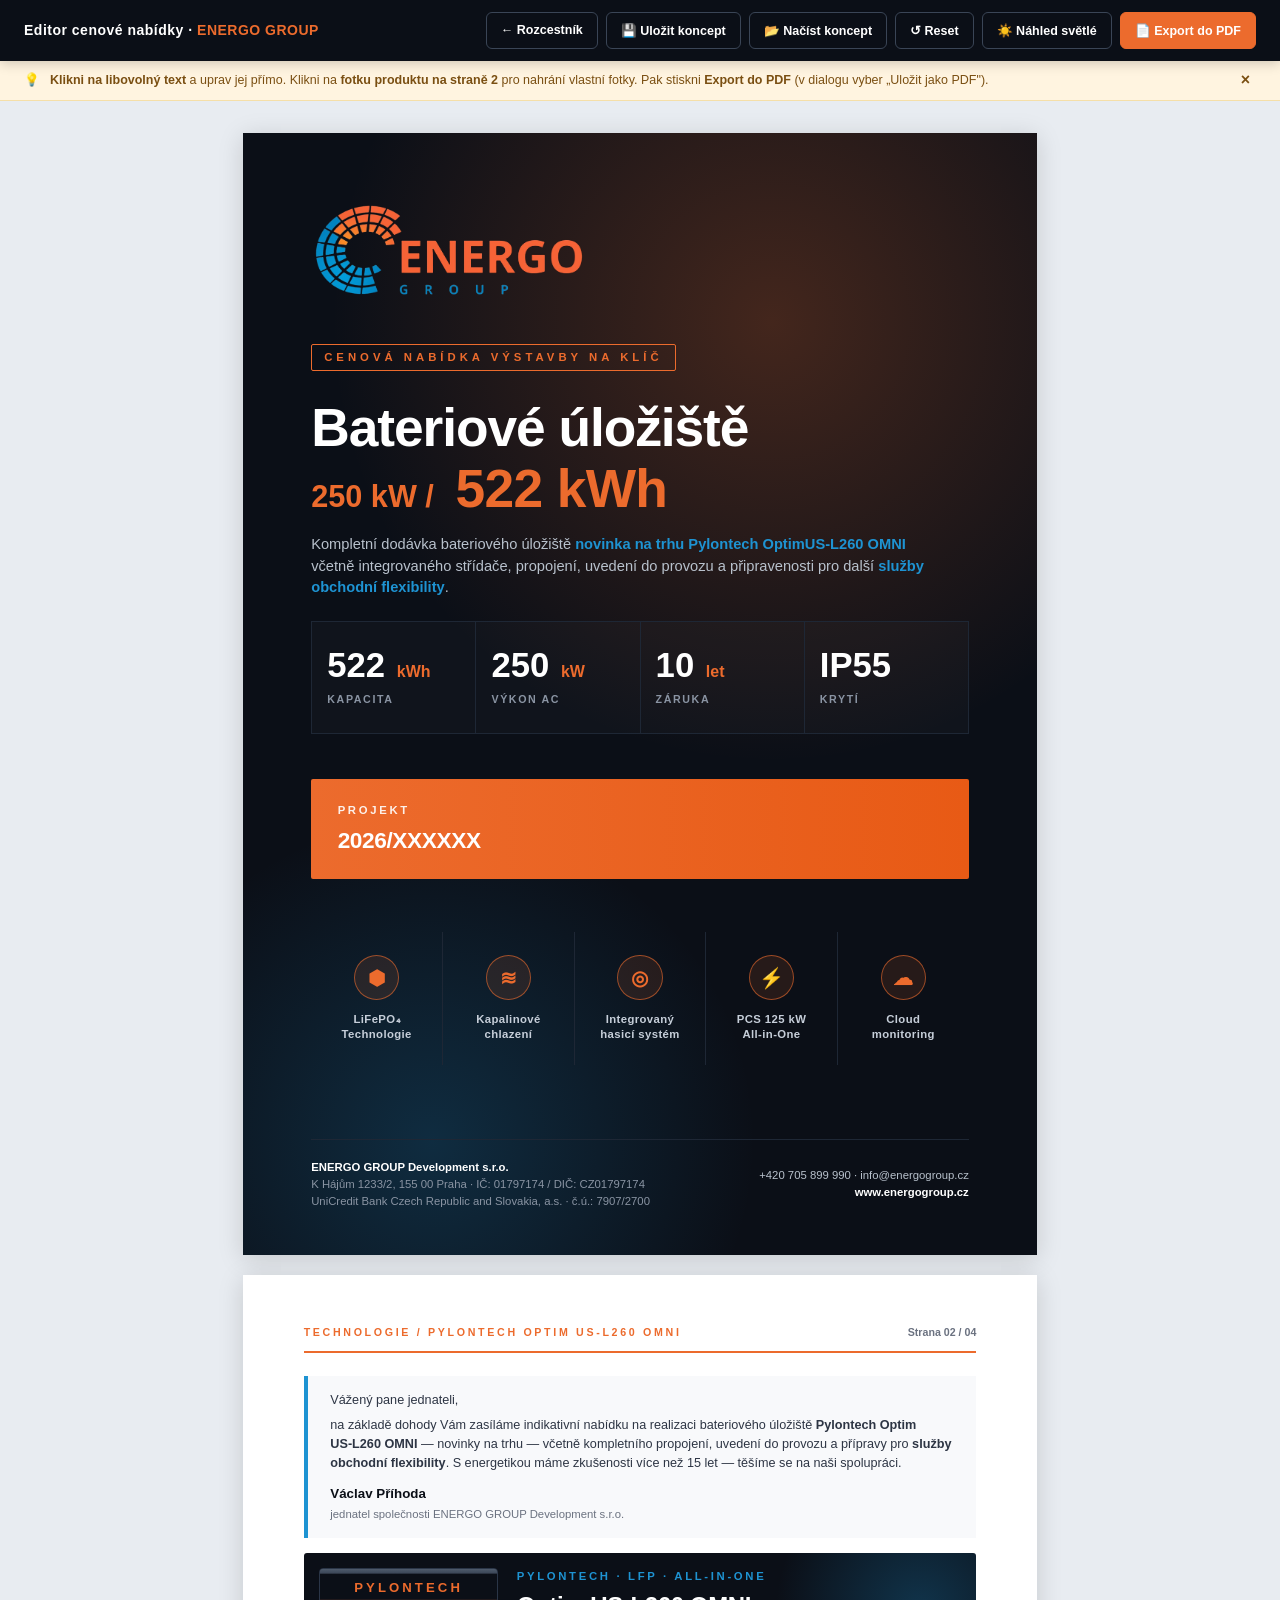
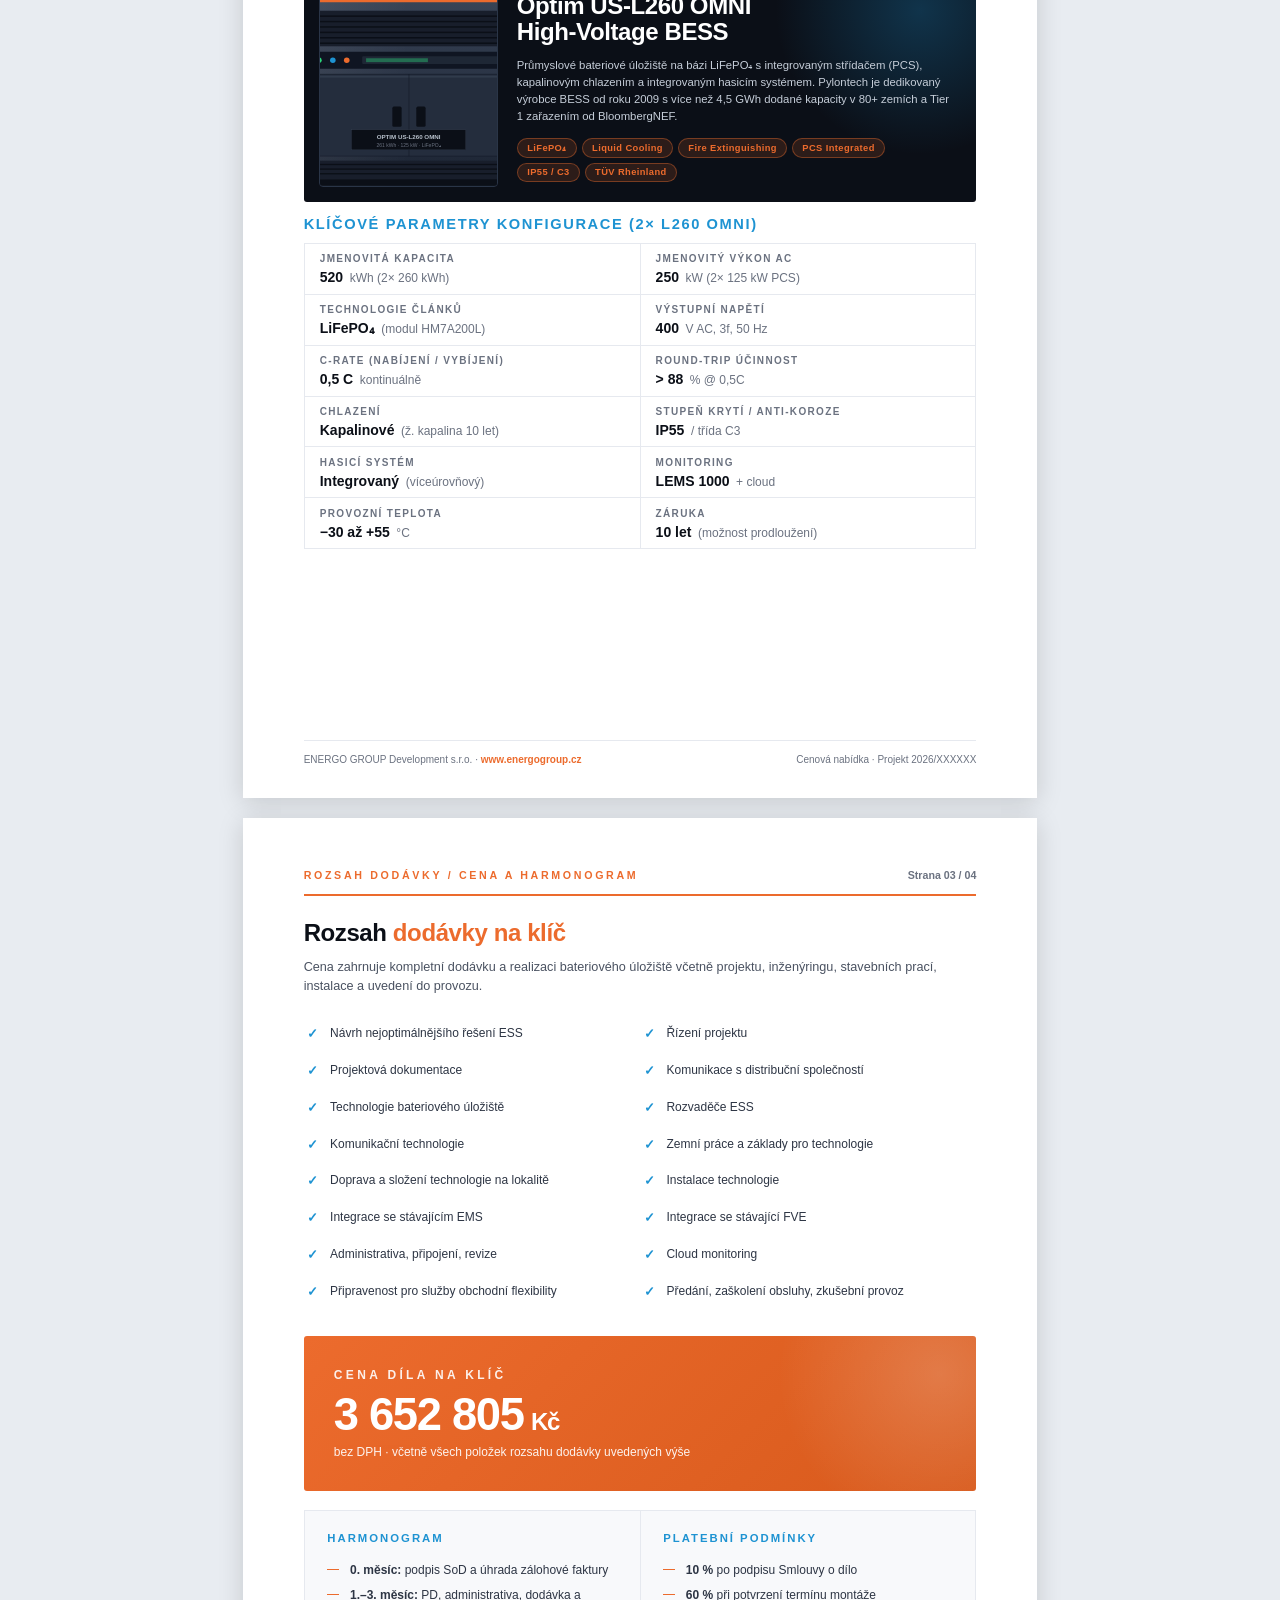
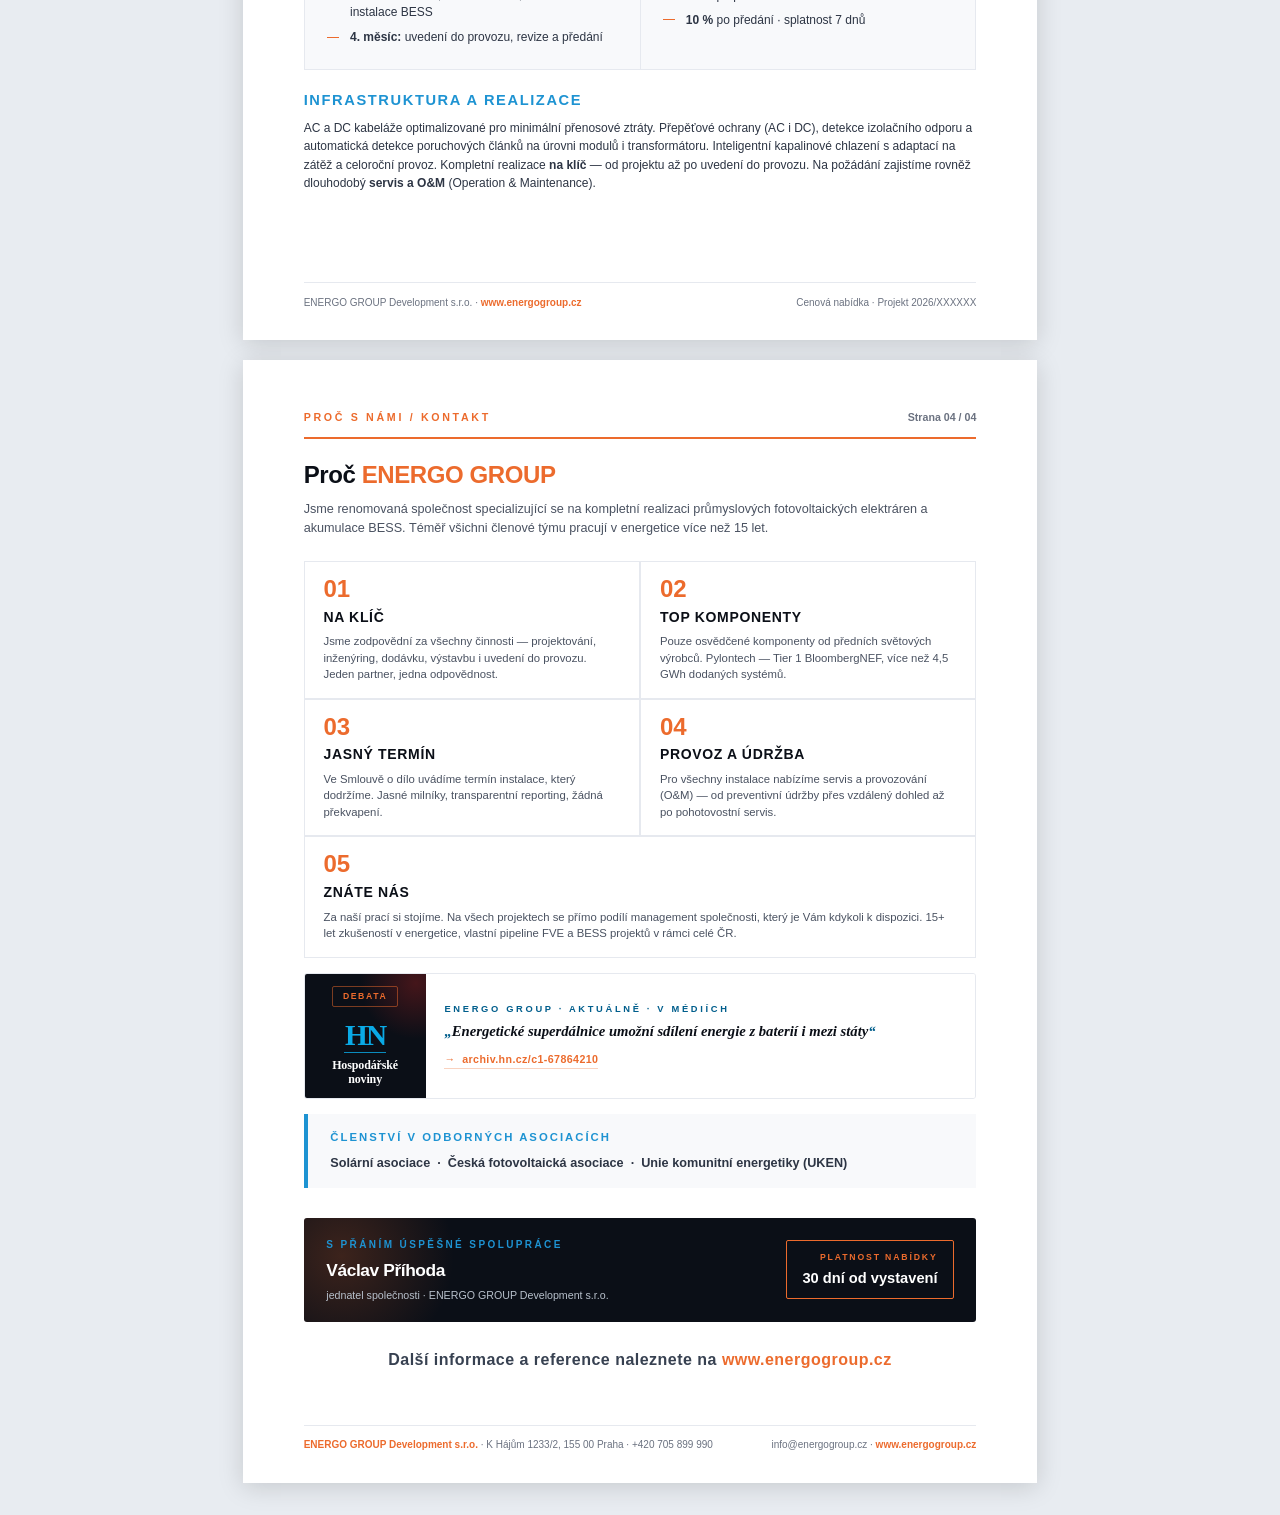
<file: bess.html>
<!DOCTYPE html>
<html lang="cs">
<head>
<meta charset="UTF-8">
<meta name="viewport" content="width=device-width, initial-scale=1">
<title>Cenová nabídka – ENERGO GROUP</title>
<link rel="stylesheet" href="assets/light-mode.css">
<style>
  @page {
    size: A4;
    margin: 0;
  }
  * { margin: 0; padding: 0; box-sizing: border-box; }

  body {
    font-family: "Helvetica Neue", Helvetica, Arial, sans-serif;
    color: #1A1F2B;
    font-size: 10pt;
    line-height: 1.5;
    -webkit-print-color-adjust: exact;
    print-color-adjust: exact;
    background: #E8ECF1;
  }

  /* =================== TOOLBAR (NO PRINT) =================== */
  .toolbar {
    position: sticky;
    top: 0;
    z-index: 100;
    background: #0B0F17;
    color: #fff;
    padding: 12px 24px;
    display: flex;
    align-items: center;
    justify-content: space-between;
    gap: 16px;
    box-shadow: 0 2px 12px rgba(0,0,0,0.2);
    flex-wrap: wrap;
  }
  .toolbar-title {
    font-size: 14px;
    font-weight: 700;
    letter-spacing: 0.5px;
  }
  .toolbar-title .accent { color: #EC6B2D; }
  .toolbar-btns {
    display: flex;
    gap: 8px;
    flex-wrap: wrap;
  }
  .tb-btn {
    background: #1E2735;
    color: #fff;
    border: 1px solid #2A3547;
    padding: 8px 14px;
    border-radius: 6px;
    font-size: 12.5px;
    font-weight: 600;
    cursor: pointer;
    transition: all 0.15s;
    font-family: inherit;
  }
  .tb-btn:hover { background: #2A3547; transform: translateY(-1px); }
  .tb-btn.primary { background: #EC6B2D; border-color: #EC6B2D; }
  .tb-btn.primary:hover { background: #D85A1C; }
  .tb-btn.ghost { background: transparent; border-color: #3A4556; }
  .tb-btn.ghost:hover { background: #1E2735; }

  .help-hint {
    background: #FFF4E0;
    color: #7A4F12;
    padding: 10px 24px;
    font-size: 12.5px;
    border-bottom: 1px solid #F5DFA8;
    display: flex;
    align-items: center;
    gap: 10px;
  }
  .help-hint .dismiss {
    margin-left: auto;
    background: none;
    border: none;
    cursor: pointer;
    color: #7A4F12;
    font-size: 16px;
    font-weight: 700;
    padding: 0 6px;
  }

  .canvas {
    padding: 32px 16px;
    display: flex;
    flex-direction: column;
    align-items: center;
    gap: 20px;
  }

  /* Edit feedback */
  [contenteditable="true"] {
    outline: none;
    transition: background 0.15s, box-shadow 0.15s;
    border-radius: 2px;
  }
  [contenteditable="true"]:hover {
    background: rgba(236, 107, 45, 0.08);
    box-shadow: 0 0 0 2px rgba(236, 107, 45, 0.25);
  }
  [contenteditable="true"]:focus {
    background: rgba(236, 107, 45, 0.12);
    box-shadow: 0 0 0 2px rgba(236, 107, 45, 0.55);
  }

  .editable-img {
    cursor: pointer;
    position: relative;
    transition: all 0.15s;
  }
  .editable-img::after {
    content: "📷 Klikni pro nahrání vlastní fotky";
    position: absolute;
    top: 50%;
    left: 50%;
    transform: translate(-50%, -50%);
    background: rgba(0,0,0,0.85);
    color: #fff;
    padding: 10px 18px;
    border-radius: 20px;
    font-size: 12px;
    font-weight: 600;
    opacity: 0;
    transition: opacity 0.2s;
    pointer-events: none;
    white-space: nowrap;
  }
  .editable-img:hover::after { opacity: 1; }

  /* =================== PAGE BASE =================== */
  .page {
    width: 210mm;
    height: 297mm;
    position: relative;
    overflow: hidden;
    background: #ffffff;
    box-shadow: 0 4px 24px rgba(0, 0, 0, 0.15);
  }

  /* =================== PAGE 1 - COVER =================== */
  .cover {
    background: #0B0F17;
    color: #ffffff;
    padding: 18mm 18mm 14mm 18mm;
  }

  .cover::before {
    content: "";
    position: absolute;
    top: -100mm;
    right: -80mm;
    width: 300mm;
    height: 300mm;
    background: radial-gradient(circle, rgba(236,107,45,0.25) 0%, rgba(236,107,45,0) 55%);
    z-index: 0;
    pointer-events: none;
  }
  .cover::after {
    content: "";
    position: absolute;
    bottom: -80mm;
    left: -60mm;
    width: 220mm;
    height: 220mm;
    background: radial-gradient(circle, rgba(30,147,210,0.22) 0%, rgba(30,147,210,0) 55%);
    z-index: 0;
    pointer-events: none;
  }

  .cover-inner { position: relative; z-index: 2; height: 100%; }

  .logo-bar {
    display: block;
    height: 26mm;
    margin-bottom: 12mm;
  }
  .logo-bar img { height: 100%; display: block; }

  .label-tag {
    display: inline-block;
    font-size: 8.5pt;
    letter-spacing: 3pt;
    font-weight: 700;
    color: #EC6B2D;
    text-transform: uppercase;
    padding: 4px 12px;
    border: 1.5px solid #EC6B2D;
    border-radius: 2px;
    margin-bottom: 8mm;
  }

  .cover-title {
    font-size: 40pt;
    font-weight: 900;
    line-height: 1;
    letter-spacing: -0.8pt;
    margin-bottom: 5mm;
    color: #ffffff;
  }
  .cover-title > span:first-child { display: block; margin-bottom: 2mm; }
  .cover-title .accent {
    color: #EC6B2D;
    display: block;
    font-size: 40pt;
    letter-spacing: -0.5pt;
  }
  .cover-title .accent .kw-small {
    font-size: 23pt;
    letter-spacing: 0;
    vertical-align: baseline;
    margin-right: 2mm;
  }

  .cover-subtitle {
    font-size: 11pt;
    font-weight: 400;
    color: #B8C1CC;
    line-height: 1.45;
    margin-bottom: 6mm;
    max-width: 165mm;
  }
  .cover-subtitle strong { color: #1E93D2; font-weight: 700; }

  .stats-grid {
    width: 100%;
    margin-top: 2mm;
    border-collapse: collapse;
  }
  .stats-grid td {
    width: 25%;
    padding: 7mm 4mm;
    border: 1px solid #1E2735;
    vertical-align: top;
    background: rgba(255,255,255,0.02);
  }
  .stat-num {
    font-size: 26pt;
    font-weight: 800;
    color: #ffffff;
    line-height: 1;
    margin-bottom: 2mm;
  }
  .stat-num .unit { font-size: 12pt; color: #EC6B2D; font-weight: 600; margin-left: 2px; }
  .stat-lbl {
    font-size: 8pt;
    color: #8A94A3;
    text-transform: uppercase;
    letter-spacing: 1.2pt;
    font-weight: 600;
  }

  /* Compact cover KPI (replaces 4-cell grid) */
  .cover-kpi {
    display: inline-block;
    margin-top: 2mm;
    padding: 5mm 8mm;
    background: rgba(236, 107, 45, 0.08);
    border: 1px solid rgba(236, 107, 45, 0.35);
    border-left: 4px solid #EC6B2D;
    border-radius: 2px;
  }
  .cover-kpi .kpi-values {
    line-height: 1;
    margin-bottom: 2.5mm;
  }
  .cover-kpi .kpi-num {
    font-size: 20pt;
    font-weight: 800;
    color: #ffffff;
    letter-spacing: -0.3pt;
  }
  .cover-kpi .kpi-sep {
    font-size: 20pt;
    color: #EC6B2D;
    font-weight: 300;
    margin: 0 5mm;
  }
  .cover-kpi .kpi-label {
    font-size: 8pt;
    color: #8A94A3;
    text-transform: uppercase;
    letter-spacing: 1.8pt;
    font-weight: 600;
  }

  .project-bar {
    margin-top: 12mm;
    background: linear-gradient(90deg, #EC6B2D 0%, #E85A15 100%);
    padding: 6mm 7mm;
    color: #ffffff;
    border-radius: 2px;
  }
  .project-bar .lead {
    font-size: 8.5pt;
    text-transform: uppercase;
    letter-spacing: 2pt;
    font-weight: 600;
    opacity: 0.9;
    margin-bottom: 1mm;
  }
  .project-bar .name {
    font-size: 17pt;
    font-weight: 800;
    letter-spacing: -0.3pt;
  }

  .highlights {
    width: 100%;
    margin-top: 14mm;
    border-collapse: collapse;
  }
  .highlights td {
    width: 20%;
    padding: 6mm 3mm;
    text-align: center;
    vertical-align: top;
    border-left: 1px solid #1E2735;
  }
  .highlights td:first-child { border-left: none; }
  .hl-ico {
    display: inline-block;
    width: 12mm;
    height: 12mm;
    line-height: 12mm;
    background: rgba(236,107,45,0.12);
    color: #EC6B2D;
    border: 1.5px solid rgba(236,107,45,0.6);
    border-radius: 50%;
    font-size: 15pt;
    font-weight: 700;
    margin-bottom: 3mm;
  }
  .hl-t {
    font-size: 8.5pt;
    color: #C6CED9;
    font-weight: 600;
    line-height: 1.35;
    letter-spacing: 0.3pt;
  }

  .cover-footer {
    position: absolute;
    bottom: 12mm;
    left: 18mm;
    right: 18mm;
    z-index: 2;
    display: table;
    width: calc(100% - 36mm);
    border-top: 1px solid #1E2735;
    padding-top: 5mm;
  }
  .cover-footer > div {
    display: table-cell;
    vertical-align: middle;
    font-size: 8.5pt;
    color: #8A94A3;
  }
  .cover-footer .right { text-align: right; color: #B8C1CC; }
  .cover-footer strong { color: #ffffff; }

  /* =================== SHARED PAGE STYLES =================== */
  .sheet {
    background: #ffffff;
    padding: 13mm 16mm 12mm 16mm;
    color: #1A1F2B;
  }

  .page-header {
    display: table;
    width: 100%;
    margin-bottom: 6mm;
    padding-bottom: 3mm;
    border-bottom: 2px solid #EC6B2D;
  }
  .page-header .ph-left {
    display: table-cell;
    vertical-align: middle;
    font-size: 8pt;
    color: #6B7280;
    text-transform: uppercase;
    letter-spacing: 2pt;
    font-weight: 600;
  }
  .page-header .ph-left span { color: #EC6B2D; }
  .page-header .ph-right {
    display: table-cell;
    vertical-align: middle;
    text-align: right;
    font-size: 8pt;
    color: #6B7280;
    font-weight: 600;
  }

  h2.section {
    font-size: 18pt;
    font-weight: 800;
    color: #0B0F17;
    letter-spacing: -0.3pt;
    margin-bottom: 3mm;
    line-height: 1.15;
  }
  h2.section .accent { color: #EC6B2D; }

  h3.sub {
    font-size: 11pt;
    font-weight: 700;
    color: #1E93D2;
    text-transform: uppercase;
    letter-spacing: 1.2pt;
    margin: 2.5mm 0 2mm 0;
  }

  p { margin-bottom: 2.5mm; }

  .intro-letter {
    background: #F8F9FB;
    border-left: 4px solid #1E93D2;
    padding: 4mm 6mm;
    margin-bottom: 4mm;
    font-size: 9.5pt;
    color: #2D3544;
    line-height: 1.5;
  }
  .intro-letter p { margin-bottom: 1.5mm; }
  .intro-letter .signature {
    margin-top: 3mm;
    font-weight: 700;
    color: #0B0F17;
    font-size: 10pt;
  }
  .intro-letter .signature .role {
    display: block;
    font-weight: 400;
    font-size: 8.5pt;
    color: #6B7280;
    margin-top: 0.5mm;
  }

  /* Product hero with image */
  .product-hero {
    background: #0B0F17;
    color: #ffffff;
    padding: 0;
    border-radius: 3px;
    margin-bottom: 3mm;
    position: relative;
    overflow: hidden;
    display: flex;
    align-items: stretch;
    width: 100%;
  }
  .product-hero::before {
    content: "";
    position: absolute;
    top: -30mm;
    right: -30mm;
    width: 90mm;
    height: 90mm;
    background: radial-gradient(circle, rgba(30,147,210,0.28) 0%, rgba(30,147,210,0) 60%);
    pointer-events: none;
  }
  .product-hero > .ph-img,
  .product-hero > .ph-txt {
    position: relative;
    z-index: 2;
  }
  .product-hero .ph-img {
    width: 30%;
    flex-shrink: 0;
    padding: 4mm 2mm 4mm 4mm;
    display: flex;
  }
  .product-hero .ph-img-wrap {
    background: #0B0F17;
    border-radius: 4px;
    padding: 0;
    flex: 1;
    min-height: 55mm;
    border: 1px solid #2A3547;
    overflow: hidden;
    position: relative;
  }
  .product-hero .ph-img-wrap img {
    width: 100%;
    height: 100%;
    display: block;
    object-fit: cover;
    position: absolute;
    top: 0;
    left: 0;
  }
  .product-hero .ph-img-wrap svg {
    width: 100%;
    height: 100%;
    display: block;
    position: absolute;
    top: 0;
    left: 0;
  }
  .product-hero .ph-txt {
    flex: 1;
    padding: 4mm 5mm 4mm 3mm;
  }
  .product-brand {
    font-size: 8.5pt;
    font-weight: 600;
    letter-spacing: 2pt;
    color: #1E93D2;
    text-transform: uppercase;
    margin-bottom: 2mm;
  }
  .product-name {
    font-size: 18pt;
    font-weight: 800;
    letter-spacing: -0.3pt;
    line-height: 1.1;
    margin-bottom: 3mm;
  }
  .product-desc {
    font-size: 8.5pt;
    color: #C6CED9;
    line-height: 1.5;
    margin-bottom: 3.5mm;
  }
  .product-tags {
    font-size: 0;
    line-height: 1.1;
  }
  .product-tags span {
    display: inline-block;
    font-size: 7pt;
    background: rgba(236,107,45,0.15);
    color: #EC6B2D;
    border: 1px solid rgba(236,107,45,0.4);
    padding: 1mm 2.5mm;
    margin: 0 1.2mm 1.2mm 0;
    font-weight: 600;
    letter-spacing: 0.3pt;
    border-radius: 20pt;
  }

  .specs-table {
    width: 100%;
    border-collapse: collapse;
    margin-bottom: 3mm;
  }
  .specs-table td {
    width: 50%;
    padding: 2mm 4mm;
    vertical-align: top;
    border: 1px solid #E6E9EF;
    background: #ffffff;
  }
  .specs-table .spec-label {
    display: block;
    font-size: 7.5pt;
    color: #6B7280;
    text-transform: uppercase;
    letter-spacing: 1pt;
    font-weight: 600;
    margin-bottom: 0.8mm;
  }
  .specs-table .spec-value {
    font-size: 10.5pt;
    font-weight: 700;
    color: #0B0F17;
    line-height: 1.2;
  }
  .specs-table .spec-value .unit {
    font-weight: 400;
    color: #6B7280;
    font-size: 9pt;
    margin-left: 2pt;
  }

  .scope-table {
    width: 100%;
    border-collapse: collapse;
  }
  .scope-table td {
    width: 50%;
    padding: 2.5mm 3mm 2.5mm 7mm;
    vertical-align: top;
    font-size: 9pt;
    color: #2D3544;
    position: relative;
  }
  .scope-table td::before {
    content: "✓";
    position: absolute;
    left: 1mm;
    top: 2.5mm;
    color: #1E93D2;
    font-weight: 700;
    font-size: 10pt;
  }

  .price-box {
    background: linear-gradient(135deg, #EC6B2D 0%, #D85A1C 100%);
    color: #ffffff;
    padding: 8mm 8mm;
    margin: 7mm 0 5mm 0;
    position: relative;
    overflow: hidden;
    border-radius: 3px;
  }
  .price-box::before {
    content: "";
    position: absolute;
    top: -40mm;
    right: -40mm;
    width: 100mm;
    height: 100mm;
    background: radial-gradient(circle, rgba(255,255,255,0.18) 0%, rgba(255,255,255,0) 60%);
    pointer-events: none;
  }
  .price-box-inner { position: relative; z-index: 2; }
  .price-label {
    font-size: 9pt;
    text-transform: uppercase;
    letter-spacing: 2.5pt;
    font-weight: 600;
    opacity: 0.9;
    margin-bottom: 2mm;
  }
  .price-amount {
    font-size: 34pt;
    font-weight: 900;
    letter-spacing: -1pt;
    line-height: 1;
    margin-bottom: 1.5mm;
  }
  .price-amount .currency { font-size: 18pt; font-weight: 700; margin-left: 2mm; }
  .price-note { font-size: 9pt; opacity: 0.92; }

  .terms-block {
    width: 100%;
    border-collapse: collapse;
    margin-bottom: 5mm;
  }
  .terms-block td {
    width: 50%;
    padding: 5mm 6mm;
    vertical-align: top;
    border: 1px solid #E6E9EF;
    background: #F8F9FB;
  }
  .terms-title {
    font-size: 8.5pt;
    text-transform: uppercase;
    letter-spacing: 1.5pt;
    font-weight: 700;
    color: #1E93D2;
    margin-bottom: 3mm;
  }
  .terms-list { list-style: none; padding: 0; margin: 0; }
  .terms-list li {
    padding: 1mm 0 1mm 6mm;
    font-size: 9pt;
    color: #2D3544;
    position: relative;
    line-height: 1.45;
  }
  .terms-list li::before {
    content: "";
    position: absolute;
    left: 0;
    top: 3mm;
    width: 3mm;
    height: 1px;
    background: #EC6B2D;
  }

  .why-grid {
    width: 100%;
    border-collapse: separate;
    border-spacing: 0;
    margin-bottom: 4mm;
  }
  .why-grid td {
    width: 50%;
    padding: 4mm 5mm;
    vertical-align: top;
    border: 1px solid #E6E9EF;
    background: #ffffff;
  }
  .why-num {
    display: inline-block;
    font-size: 18pt;
    font-weight: 900;
    color: #EC6B2D;
    line-height: 1;
    margin-bottom: 1.5mm;
  }
  .why-title {
    font-size: 10.5pt;
    font-weight: 800;
    color: #0B0F17;
    text-transform: uppercase;
    letter-spacing: 0.5pt;
    margin-bottom: 1.5mm;
  }
  .why-desc { font-size: 8.5pt; color: #4A5261; line-height: 1.45; }

  .memberships {
    background: #F8F9FB;
    padding: 4mm 6mm;
    margin-bottom: 4mm;
    border-left: 4px solid #1E93D2;
  }
  .memberships .m-title {
    font-size: 8.5pt;
    text-transform: uppercase;
    letter-spacing: 1.5pt;
    font-weight: 700;
    color: #1E93D2;
    margin-bottom: 2mm;
  }
  .memberships .m-list { font-size: 9.5pt; color: #2D3544; font-weight: 600; }

  /* Media feature (press mention) - compact strip */
  .media-feature {
    display: table;
    width: 100%;
    margin-bottom: 4mm;
    border: 1px solid #E6E9EF;
    border-radius: 3px;
    overflow: hidden;
    table-layout: fixed;
  }
  .mf-left {
    display: table-cell;
    width: 32mm;
    padding: 3mm 4mm;
    background: #0B0F17;
    color: #ffffff;
    vertical-align: middle;
    text-align: center;
    position: relative;
    overflow: hidden;
  }
  .mf-left::before {
    content: "";
    position: absolute;
    top: -15mm;
    right: -15mm;
    width: 35mm;
    height: 35mm;
    background: radial-gradient(circle, rgba(139, 30, 30, 0.45) 0%, rgba(139, 30, 30, 0) 60%);
    pointer-events: none;
  }
  .mf-badge-tag {
    position: relative;
    z-index: 2;
    display: inline-block;
    font-size: 6.5pt;
    font-weight: 700;
    color: #EC6B2D;
    text-transform: uppercase;
    letter-spacing: 1.2pt;
    border: 1px solid rgba(236,107,45,0.5);
    padding: 0.8mm 2.5mm;
    border-radius: 2px;
    margin-bottom: 2mm;
  }
  .mf-brand {
    position: relative;
    z-index: 2;
    font-family: Georgia, 'Times New Roman', serif;
    font-size: 9pt;
    font-weight: 700;
    color: #ffffff;
    line-height: 1.2;
    letter-spacing: -0.1pt;
  }

  /* HN masthead (newspaper brand mark) */
  .hn-masthead {
    position: relative;
    z-index: 2;
    margin-top: 2mm;
    text-align: center;
  }
  /* HN brand blue: rgb(10, 170, 230) = #0AAAE6 from hn.cz */
  .hn-mark {
    font-family: Georgia, 'Times New Roman', serif;
    font-weight: 900;
    font-size: 22pt;
    color: #0AAAE6;
    letter-spacing: -1.5pt;
    line-height: 0.95;
    margin-bottom: 0.6mm;
  }
  .hn-divider {
    width: 11mm;
    height: 1px;
    background: #0AAAE6;
    margin: 0 auto 1.2mm auto;
    opacity: 0.8;
  }
  .mf-right {
    display: table-cell;
    padding: 4mm 5mm;
    vertical-align: middle;
    background: #ffffff;
  }
  .mf-overline {
    font-size: 7pt;
    color: #005E8C;
    text-transform: uppercase;
    letter-spacing: 2pt;
    font-weight: 700;
    margin-bottom: 1.5mm;
  }
  .mf-title {
    font-family: Georgia, 'Times New Roman', serif;
    font-size: 11pt;
    font-weight: 700;
    color: #0B0F17;
    line-height: 1.3;
    font-style: italic;
    margin-bottom: 2mm;
  }
  .mf-title::before { content: "„"; color: #005E8C; }
  .mf-title::after  { content: "\201C"; color: #005E8C; }
  .mf-link {
    display: inline-block;
    font-size: 8pt;
    color: #EC6B2D;
    font-weight: 700;
    text-decoration: none;
    letter-spacing: 0.3pt;
    border-bottom: 1px solid rgba(236,107,45,0.3);
    padding-bottom: 1px;
  }
  .mf-link:hover { color: #D85A1C; border-bottom-color: #EC6B2D; }

  .signoff {
    background: #0B0F17;
    color: #ffffff;
    padding: 5mm 6mm;
    margin-top: 8mm;
    border-radius: 3px;
    position: relative;
    overflow: hidden;
  }
  .signoff::before {
    content: "";
    position: absolute;
    top: -25mm;
    left: -25mm;
    width: 70mm;
    height: 70mm;
    background: radial-gradient(circle, rgba(236,107,45,0.22) 0%, rgba(236,107,45,0) 60%);
    pointer-events: none;
  }
  .signoff-inner { position: relative; z-index: 2; display: table; width: 100%; }
  .signoff-left, .signoff-right {
    display: table-cell;
    vertical-align: middle;
  }
  .signoff-left { width: 60%; }
  .signoff-right { width: 40%; text-align: right; }
  .sign-title {
    font-size: 7.5pt;
    color: #1E93D2;
    text-transform: uppercase;
    letter-spacing: 1.8pt;
    font-weight: 700;
    margin-bottom: 1.5mm;
  }
  .sign-name {
    font-size: 13pt;
    font-weight: 800;
    color: #ffffff;
    letter-spacing: -0.3pt;
    margin-bottom: 0.8mm;
  }
  .sign-role { font-size: 8pt; color: #B8C1CC; }
  .validity-tag {
    display: inline-block;
    border: 1.2px solid #EC6B2D;
    padding: 2.5mm 4mm;
    border-radius: 2px;
  }
  .validity-tag .v-label {
    display: block;
    font-size: 6.5pt;
    text-transform: uppercase;
    letter-spacing: 1.4pt;
    color: #EC6B2D;
    font-weight: 700;
    margin-bottom: 0.8mm;
  }
  .validity-tag .v-date {
    font-size: 11pt;
    font-weight: 800;
    color: #ffffff;
  }

  .website-ref {
    margin-top: 7mm;
    margin-bottom: 3mm;
    text-align: center;
    font-size: 12pt;
    font-weight: 600;
    color: #374151;
    letter-spacing: 0.03em;
  }
  .website-ref a {
    color: #EC6B2D;
    text-decoration: none;
    font-weight: 700;
  }

  .page-footer {
    position: absolute;
    bottom: 8mm;
    left: 16mm;
    right: 16mm;
    padding-top: 3mm;
    border-top: 1px solid #E6E9EF;
    display: table;
    width: calc(100% - 32mm);
    font-size: 7.5pt;
    color: #6B7280;
  }
  .page-footer > div { display: table-cell; vertical-align: middle; }
  .page-footer .pf-right { text-align: right; }
  .page-footer strong { color: #EC6B2D; }

  /* =================== PRINT =================== */
  @media print {
    html, body {
      background: #fff !important;
      margin: 0 !important;
      padding: 0 !important;
    }
    .no-print { display: none !important; }
    .canvas {
      padding: 0 !important;
      margin: 0 !important;
      gap: 0 !important;
      display: block !important;
    }
    .page {
      box-shadow: none !important;
      margin: 0 !important;
      width: 210mm;
      height: 297mm;
      page-break-after: always;
      page-break-inside: avoid;
      break-after: page;
      overflow: hidden;
    }
    .page:last-child {
      page-break-after: auto;
      break-after: auto;
    }
    [contenteditable="true"]:hover,
    [contenteditable="true"]:focus {
      background: transparent !important;
      box-shadow: none !important;
    }
    .editable-img { cursor: default !important; }
    .editable-img::after { display: none !important; }
  }

  @media (max-width: 900px) {
    .toolbar { padding: 10px 12px; }
    .toolbar-title { font-size: 12px; }
    .tb-btn { font-size: 11px; padding: 6px 10px; }
    .canvas { padding: 16px 6px; }
    .page { transform: scale(0.95); transform-origin: top center; }
  }
</style>
</head>
<body>

<!-- ================== TOOLBAR ================== -->
<div class="toolbar no-print">
  <div class="toolbar-title">Editor cenové nabídky · <span class="accent">ENERGO GROUP</span></div>
  <div class="toolbar-btns">
    <a class="tb-btn ghost" href="index.html" style="text-decoration:none;display:inline-flex;align-items:center;">← Rozcestník</a>
    <button class="tb-btn ghost" onclick="saveToStorage()">💾 Uložit koncept</button>
    <button class="tb-btn ghost" onclick="loadFromStorage()">📂 Načíst koncept</button>
    <button class="tb-btn ghost" onclick="resetTemplate()">↺ Reset</button>
    <button class="tb-btn ghost" onclick="toggleLightPreview()" id="lightToggleBtn">☀️ Náhled světlé</button>
    <button class="tb-btn primary" onclick="exportPdf()">📄 Export do PDF</button>
  </div>
</div>

<div class="help-hint no-print" id="helpHint">
  <span>💡</span>
  <span><strong>Klikni na libovolný text</strong> a uprav jej přímo. Klikni na <strong>fotku produktu na straně 2</strong> pro nahrání vlastní fotky. Pak stiskni <strong>Export do PDF</strong> (v dialogu vyber „Uložit jako PDF").</span>
  <button class="dismiss" onclick="document.getElementById('helpHint').style.display='none'">×</button>
</div>

<div class="canvas">

<!-- ==================== PAGE 1 - COVER ==================== -->
<div class="page cover">
  <div class="cover-inner">

    <div class="logo-bar">
      <img id="logoImg" alt="ENERGO GROUP">
    </div>

    <div class="label-tag" contenteditable="true">Cenová nabídka výstavby na klíč</div>

    <div class="cover-title">
      <span contenteditable="true">Bateriové úložiště</span>
      <span class="accent" contenteditable="true"><span class="kw-small">250 kW /</span> 522 kWh</span>
    </div>

    <div class="cover-subtitle" contenteditable="true">
      Kompletní dodávka bateriového úložiště <strong>novinka na trhu Pylontech OptimUS‑L260 OMNI</strong>
      včetně integrovaného střídače, propojení, uvedení do provozu a připravenosti pro další
      <strong>služby obchodní flexibility</strong>.
    </div>

    <table class="stats-grid" cellspacing="0" cellpadding="0">
      <tr>
        <td>
          <div class="stat-num"><span contenteditable="true">522</span> <span class="unit" contenteditable="true">kWh</span></div>
          <div class="stat-lbl" contenteditable="true">Kapacita</div>
        </td>
        <td>
          <div class="stat-num"><span contenteditable="true">250</span> <span class="unit" contenteditable="true">kW</span></div>
          <div class="stat-lbl" contenteditable="true">Výkon AC</div>
        </td>
        <td>
          <div class="stat-num"><span contenteditable="true">10</span> <span class="unit" contenteditable="true">let</span></div>
          <div class="stat-lbl" contenteditable="true">Záruka</div>
        </td>
        <td>
          <div class="stat-num"><span contenteditable="true">IP55</span></div>
          <div class="stat-lbl" contenteditable="true">Krytí</div>
        </td>
      </tr>
    </table>

    <div class="project-bar">
      <div class="lead" contenteditable="true">Projekt</div>
      <div class="name" contenteditable="true">2026/XXXXXX</div>
    </div>

    <table class="highlights" cellspacing="0" cellpadding="0">
      <tr>
        <td>
          <div class="hl-ico">⬢</div>
          <div class="hl-t" contenteditable="true">LiFePO₄<br>Technologie</div>
        </td>
        <td>
          <div class="hl-ico">≋</div>
          <div class="hl-t" contenteditable="true">Kapalinové<br>chlazení</div>
        </td>
        <td>
          <div class="hl-ico">◎</div>
          <div class="hl-t" contenteditable="true">Integrovaný<br>hasicí systém</div>
        </td>
        <td>
          <div class="hl-ico">⚡</div>
          <div class="hl-t" contenteditable="true">PCS 125 kW<br>All‑in‑One</div>
        </td>
        <td>
          <div class="hl-ico">☁</div>
          <div class="hl-t" contenteditable="true">Cloud<br>monitoring</div>
        </td>
      </tr>
    </table>

  </div>

  <div class="cover-footer">
    <div>
      <strong contenteditable="true">ENERGO GROUP Development s.r.o.</strong><br>
      <span contenteditable="true">K Hájům 1233/2, 155 00 Praha  ·  IČ: 01797174 / DIČ: CZ01797174</span><br>
      <span contenteditable="true">UniCredit Bank Czech Republic and Slovakia, a.s.  ·  č.ú.: 7907/2700</span>
    </div>
    <div class="right">
      <span contenteditable="true">+420 705 899 990 · info@energogroup.cz</span><br>
      <strong contenteditable="true">www.energogroup.cz</strong>
    </div>
  </div>
</div>


<!-- ==================== PAGE 2 - PRODUCT & SPECS ==================== -->
<div class="page sheet">

  <div class="page-header">
    <div class="ph-left"><span contenteditable="true">Technologie</span> <span>/</span> <span contenteditable="true">Pylontech Optim US‑L260 OMNI</span></div>
    <div class="ph-right" contenteditable="true">Strana 02 / 04</div>
  </div>

  <div class="intro-letter">
    <p contenteditable="true">Vážený pane jednateli,</p>
    <p contenteditable="true">na základě dohody Vám zasíláme indikativní nabídku na realizaci bateriového úložiště
    <strong>Pylontech Optim US‑L260 OMNI</strong> — novinky na trhu — včetně kompletního propojení,
    uvedení do provozu a přípravy pro <strong>služby obchodní flexibility</strong>. S energetikou máme
    zkušenosti více než 15 let — těšíme se na naši spolupráci.</p>
    <div class="signature">
      <span contenteditable="true">Václav Příhoda</span>
      <span class="role" contenteditable="true">jednatel společnosti ENERGO GROUP Development s.r.o.</span>
    </div>
  </div>

  <div class="product-hero">

    <div class="ph-img">
      <div class="ph-img-wrap editable-img" onclick="uploadProductImage(this)" title="Klikni pro nahrání vlastní fotky">
        <!-- Default: SVG illustration - cabinet fills entire frame edge-to-edge -->
        <svg id="productSvg" viewBox="0 0 300 280" xmlns="http://www.w3.org/2000/svg" preserveAspectRatio="xMidYMid slice">
          <defs>
            <linearGradient id="bodyGrad" x1="0" y1="0" x2="0" y2="1">
              <stop offset="0%" stop-color="#3F4B5C"/>
              <stop offset="40%" stop-color="#2E384A"/>
              <stop offset="100%" stop-color="#1C2433"/>
            </linearGradient>
            <linearGradient id="topGrad" x1="0" y1="0" x2="0" y2="1">
              <stop offset="0%" stop-color="#4E5A6B"/>
              <stop offset="100%" stop-color="#3A4556"/>
            </linearGradient>
            <linearGradient id="highlightGrad" x1="0" y1="0" x2="1" y2="0">
              <stop offset="0%" stop-color="#ffffff" stop-opacity="0.08"/>
              <stop offset="50%" stop-color="#ffffff" stop-opacity="0"/>
              <stop offset="100%" stop-color="#ffffff" stop-opacity="0"/>
            </linearGradient>
          </defs>

          <!-- Cabinet fills entire frame -->
          <rect x="0" y="0" width="300" height="280" fill="url(#bodyGrad)"/>

          <!-- Vertical light sheen on left side -->
          <rect x="0" y="0" width="300" height="280" fill="url(#highlightGrad)"/>

          <!-- Top panel perspective (thin trim at top) -->
          <rect x="0" y="0" width="300" height="6" fill="url(#topGrad)"/>

          <!-- Top branding strip -->
          <rect x="0" y="6" width="300" height="34" fill="#0B0F17"/>
          <text x="150" y="30" text-anchor="middle" fill="#EC6B2D" font-family="Arial, sans-serif" font-size="17" font-weight="700" letter-spacing="4">PYLONTECH</text>

          <!-- Brand accent bar -->
          <rect x="0" y="40" width="300" height="3" fill="#EC6B2D"/>

          <!-- Upper vent grille -->
          <rect x="14" y="54" width="272" height="46" fill="#181E2B"/>
          <g fill="#0B0F17">
            <rect x="22" y="60" width="256" height="2"/>
            <rect x="22" y="67" width="256" height="2"/>
            <rect x="22" y="74" width="256" height="2"/>
            <rect x="22" y="81" width="256" height="2"/>
            <rect x="22" y="88" width="256" height="2"/>
            <rect x="22" y="95" width="256" height="2"/>
          </g>

          <!-- Status LED panel -->
          <rect x="14" y="107" width="272" height="22" fill="#0F1522" rx="2"/>
          <circle cx="34" cy="118" r="3.6" fill="#2BD67B"/>
          <circle cx="52" cy="118" r="3.6" fill="#1E93D2"/>
          <circle cx="70" cy="118" r="3.6" fill="#EC6B2D"/>
          <rect x="90" y="113" width="180" height="10" fill="#1E2735" rx="1.5"/>
          <!-- Small display indicator -->
          <rect x="95" y="115.5" width="80" height="5" fill="#2BD67B" opacity="0.4"/>

          <!-- Main door panel -->
          <rect x="14" y="136" width="272" height="106" fill="#242D3D" stroke="#0F1522" stroke-width="0.6"/>
          <rect x="16" y="138" width="268" height="2.5" fill="#3A4556" opacity="0.6"/>

          <!-- Door divider -->
          <line x1="150.5" y1="136" x2="150.5" y2="242" stroke="#141B28" stroke-width="0.8"/>

          <!-- Door handles -->
          <rect x="129" y="178" width="12" height="26" fill="#0B0F17" rx="2"/>
          <rect x="160" y="178" width="12" height="26" fill="#0B0F17" rx="2"/>

          <!-- Model plate -->
          <rect x="76" y="208" width="148" height="26" fill="#0B0F17" stroke="#3A4556" stroke-width="0.4"/>
          <text x="150" y="220" text-anchor="middle" fill="#B8C1CC" font-family="Arial, sans-serif" font-size="8" font-weight="600">OPTIM US-L260 OMNI</text>
          <text x="150" y="230" text-anchor="middle" fill="#6B7280" font-family="Arial, sans-serif" font-size="6.5">261 kWh · 125 kW · LiFePO₄</text>

          <!-- Lower vent grille -->
          <rect x="14" y="248" width="272" height="24" fill="#181E2B"/>
          <g fill="#0B0F17">
            <rect x="22" y="252" width="256" height="1.8"/>
            <rect x="22" y="258" width="256" height="1.8"/>
            <rect x="22" y="264" width="256" height="1.8"/>
          </g>

          <!-- Base trim -->
          <rect x="0" y="272" width="300" height="8" fill="#0B0F17"/>

          <!-- Corner bolts/rivets -->
          <circle cx="8" cy="14" r="1.8" fill="#0B0F17"/>
          <circle cx="292" cy="14" r="1.8" fill="#0B0F17"/>
          <circle cx="8" cy="266" r="1.8" fill="#0B0F17"/>
          <circle cx="292" cy="266" r="1.8" fill="#0B0F17"/>

          <!-- Subtle vertical highlight on left -->
          <rect x="4" y="8" width="3" height="260" fill="#ffffff" opacity="0.08"/>
        </svg>
      </div>
    </div>

    <div class="ph-txt">
      <div class="product-brand" contenteditable="true">Pylontech · LFP · All‑in‑One</div>
      <div class="product-name" contenteditable="true">Optim US‑L260 OMNI<br>High‑Voltage BESS</div>
      <div class="product-desc" contenteditable="true">
        Průmyslové bateriové úložiště na bázi LiFePO₄ s integrovaným střídačem (PCS),
        kapalinovým chlazením a integrovaným hasicím systémem. Pylontech je dedikovaný
        výrobce BESS od roku 2009 s více než 4,5 GWh dodané kapacity v 80+ zemích
        a Tier 1 zařazením od BloombergNEF.
      </div>
      <div class="product-tags">
        <span contenteditable="true">LiFePO₄</span>
        <span contenteditable="true">Liquid Cooling</span>
        <span contenteditable="true">Fire Extinguishing</span>
        <span contenteditable="true">PCS Integrated</span>
        <span contenteditable="true">IP55 / C3</span>
        <span contenteditable="true">TÜV Rheinland</span>
      </div>
    </div>

  </div>

  <h3 class="sub" contenteditable="true">Klíčové parametry konfigurace (2× L260 OMNI)</h3>

  <table class="specs-table" cellspacing="0" cellpadding="0">
    <tr>
      <td>
        <span class="spec-label" contenteditable="true">Jmenovitá kapacita</span>
        <div class="spec-value"><span contenteditable="true">520</span> <span class="unit" contenteditable="true">kWh (2× 260 kWh)</span></div>
      </td>
      <td>
        <span class="spec-label" contenteditable="true">Jmenovitý výkon AC</span>
        <div class="spec-value"><span contenteditable="true">250</span> <span class="unit" contenteditable="true">kW (2× 125 kW PCS)</span></div>
      </td>
    </tr>
    <tr>
      <td>
        <span class="spec-label" contenteditable="true">Technologie článků</span>
        <div class="spec-value"><span contenteditable="true">LiFePO₄</span> <span class="unit" contenteditable="true">(modul HM7A200L)</span></div>
      </td>
      <td>
        <span class="spec-label" contenteditable="true">Výstupní napětí</span>
        <div class="spec-value"><span contenteditable="true">400</span> <span class="unit" contenteditable="true">V AC, 3f, 50 Hz</span></div>
      </td>
    </tr>
    <tr>
      <td>
        <span class="spec-label" contenteditable="true">C‑rate (nabíjení / vybíjení)</span>
        <div class="spec-value"><span contenteditable="true">0,5 C</span> <span class="unit" contenteditable="true">kontinuálně</span></div>
      </td>
      <td>
        <span class="spec-label" contenteditable="true">Round‑trip účinnost</span>
        <div class="spec-value"><span contenteditable="true">&gt; 88</span> <span class="unit" contenteditable="true">% @ 0,5C</span></div>
      </td>
    </tr>
    <tr>
      <td>
        <span class="spec-label" contenteditable="true">Chlazení</span>
        <div class="spec-value"><span contenteditable="true">Kapalinové</span> <span class="unit" contenteditable="true">(ž. kapalina 10 let)</span></div>
      </td>
      <td>
        <span class="spec-label" contenteditable="true">Stupeň krytí / anti‑koroze</span>
        <div class="spec-value"><span contenteditable="true">IP55</span> <span class="unit" contenteditable="true">/ třída C3</span></div>
      </td>
    </tr>
    <tr>
      <td>
        <span class="spec-label" contenteditable="true">Hasicí systém</span>
        <div class="spec-value"><span contenteditable="true">Integrovaný</span> <span class="unit" contenteditable="true">(víceúrovňový)</span></div>
      </td>
      <td>
        <span class="spec-label" contenteditable="true">Monitoring</span>
        <div class="spec-value"><span contenteditable="true">LEMS 1000</span> <span class="unit" contenteditable="true">+ cloud</span></div>
      </td>
    </tr>
    <tr>
      <td>
        <span class="spec-label" contenteditable="true">Provozní teplota</span>
        <div class="spec-value"><span contenteditable="true">−30 až +55</span> <span class="unit" contenteditable="true">°C</span></div>
      </td>
      <td>
        <span class="spec-label" contenteditable="true">Záruka</span>
        <div class="spec-value"><span contenteditable="true">10 let</span> <span class="unit" contenteditable="true">(možnost prodloužení)</span></div>
      </td>
    </tr>
  </table>

  <div class="page-footer">
    <div><span contenteditable="true">ENERGO GROUP Development s.r.o.</span> · <strong contenteditable="true">www.energogroup.cz</strong></div>
    <div class="pf-right" contenteditable="true">Cenová nabídka · Projekt 2026/XXXXXX</div>
  </div>
</div>


<!-- ==================== PAGE 3 - SCOPE & PRICE ==================== -->
<div class="page sheet">

  <div class="page-header">
    <div class="ph-left"><span contenteditable="true">Rozsah dodávky</span> <span>/</span> <span contenteditable="true">Cena a harmonogram</span></div>
    <div class="ph-right" contenteditable="true">Strana 03 / 04</div>
  </div>

  <h2 class="section"><span contenteditable="true">Rozsah</span> <span class="accent" contenteditable="true">dodávky na klíč</span></h2>
  <p style="color:#4A5261; font-size:9.5pt; margin-bottom:5mm;" contenteditable="true">
    Cena zahrnuje kompletní dodávku a realizaci bateriového úložiště
    včetně projektu, inženýringu, stavebních prací, instalace a uvedení do provozu.
  </p>

  <table class="scope-table" cellspacing="0" cellpadding="0">
    <tr>
      <td contenteditable="true">Návrh nejoptimálnějšího řešení ESS</td>
      <td contenteditable="true">Řízení projektu</td>
    </tr>
    <tr>
      <td contenteditable="true">Projektová dokumentace</td>
      <td contenteditable="true">Komunikace s distribuční společností</td>
    </tr>
    <tr>
      <td contenteditable="true">Technologie bateriového úložiště</td>
      <td contenteditable="true">Rozvaděče ESS</td>
    </tr>
    <tr>
      <td contenteditable="true">Komunikační technologie</td>
      <td contenteditable="true">Zemní práce a základy pro technologie</td>
    </tr>
    <tr>
      <td contenteditable="true">Doprava a složení technologie na lokalitě</td>
      <td contenteditable="true">Instalace technologie</td>
    </tr>
    <tr>
      <td contenteditable="true">Integrace se stávajícím EMS</td>
      <td contenteditable="true">Integrace se stávající FVE</td>
    </tr>
    <tr>
      <td contenteditable="true">Administrativa, připojení, revize</td>
      <td contenteditable="true">Cloud monitoring</td>
    </tr>
    <tr>
      <td contenteditable="true">Připravenost pro služby obchodní flexibility</td>
      <td contenteditable="true">Předání, zaškolení obsluhy, zkušební provoz</td>
    </tr>
  </table>

  <div class="price-box">
    <div class="price-box-inner">
      <div class="price-label" contenteditable="true">Cena díla na klíč</div>
      <div class="price-amount"><span contenteditable="true">3&nbsp;652&nbsp;805</span><span class="currency" contenteditable="true">Kč</span></div>
      <div class="price-note" contenteditable="true">bez DPH · včetně všech položek rozsahu dodávky uvedených výše</div>
    </div>
  </div>

  <table class="terms-block" cellspacing="0" cellpadding="0">
    <tr>
      <td>
        <div class="terms-title" contenteditable="true">Harmonogram</div>
        <ul class="terms-list">
          <li contenteditable="true"><strong>0. měsíc:</strong> podpis SoD a úhrada zálohové faktury</li>
          <li contenteditable="true"><strong>1.–3. měsíc:</strong> PD, administrativa, dodávka a instalace BESS</li>
          <li contenteditable="true"><strong>4. měsíc:</strong> uvedení do provozu, revize a předání</li>
        </ul>
      </td>
      <td>
        <div class="terms-title" contenteditable="true">Platební podmínky</div>
        <ul class="terms-list">
          <li contenteditable="true"><strong>10 %</strong> po podpisu Smlouvy o dílo</li>
          <li contenteditable="true"><strong>60 %</strong> při potvrzení termínu montáže</li>
          <li contenteditable="true"><strong>10 %</strong> po předání · splatnost 7 dnů</li>
        </ul>
      </td>
    </tr>
  </table>

  <h3 class="sub" contenteditable="true">Infrastruktura a realizace</h3>
  <p style="font-size:9pt; color:#2D3544; line-height:1.55;" contenteditable="true">
    AC a DC kabeláže optimalizované pro minimální přenosové ztráty. Přepěťové ochrany
    (AC i DC), detekce izolačního odporu a automatická detekce poruchových článků
    na úrovni modulů i transformátoru. Inteligentní kapalinové chlazení s adaptací
    na zátěž a celoroční provoz. Kompletní realizace <strong>na klíč</strong> — od projektu
    až po uvedení do provozu. Na požádání zajistíme rovněž dlouhodobý
    <strong>servis a O&amp;M</strong> (Operation &amp; Maintenance).
  </p>

  <div class="page-footer">
    <div><span contenteditable="true">ENERGO GROUP Development s.r.o.</span> · <strong contenteditable="true">www.energogroup.cz</strong></div>
    <div class="pf-right" contenteditable="true">Cenová nabídka · Projekt 2026/XXXXXX</div>
  </div>
</div>


<!-- ==================== PAGE 4 - WHY US & SIGNATURE ==================== -->
<div class="page sheet">

  <div class="page-header">
    <div class="ph-left"><span contenteditable="true">Proč s námi</span> <span>/</span> <span contenteditable="true">Kontakt</span></div>
    <div class="ph-right" contenteditable="true">Strana 04 / 04</div>
  </div>

  <h2 class="section"><span contenteditable="true">Proč</span> <span class="accent" contenteditable="true">ENERGO GROUP</span></h2>
  <p style="color:#4A5261; font-size:9.5pt; margin-bottom:6mm;" contenteditable="true">
    Jsme renomovaná společnost specializující se na kompletní realizaci
    průmyslových fotovoltaických elektráren a akumulace BESS. Téměř všichni
    členové týmu pracují v energetice více než 15 let.
  </p>

  <table class="why-grid" cellspacing="0" cellpadding="0">
    <tr>
      <td>
        <div class="why-num" contenteditable="true">01</div>
        <div class="why-title" contenteditable="true">Na klíč</div>
        <div class="why-desc" contenteditable="true">
          Jsme zodpovědní za všechny činnosti — projektování, inženýring,
          dodávku, výstavbu i uvedení do provozu. Jeden partner, jedna odpovědnost.
        </div>
      </td>
      <td>
        <div class="why-num" contenteditable="true">02</div>
        <div class="why-title" contenteditable="true">TOP komponenty</div>
        <div class="why-desc" contenteditable="true">
          Pouze osvědčené komponenty od předních světových výrobců.
          Pylontech — Tier 1 BloombergNEF, více než 4,5 GWh dodaných systémů.
        </div>
      </td>
    </tr>
    <tr>
      <td>
        <div class="why-num" contenteditable="true">03</div>
        <div class="why-title" contenteditable="true">Jasný termín</div>
        <div class="why-desc" contenteditable="true">
          Ve Smlouvě o dílo uvádíme termín instalace, který dodržíme.
          Jasné milníky, transparentní reporting, žádná překvapení.
        </div>
      </td>
      <td>
        <div class="why-num" contenteditable="true">04</div>
        <div class="why-title" contenteditable="true">Provoz a údržba</div>
        <div class="why-desc" contenteditable="true">
          Pro všechny instalace nabízíme servis a provozování (O&amp;M) — od
          preventivní údržby přes vzdálený dohled až po pohotovostní servis.
        </div>
      </td>
    </tr>
    <tr>
      <td colspan="2" style="width:100%;">
        <div class="why-num" contenteditable="true">05</div>
        <div class="why-title" contenteditable="true">Znáte nás</div>
        <div class="why-desc" contenteditable="true">
          Za naší prací si stojíme. Na všech projektech se přímo podílí management
          společnosti, který je Vám kdykoli k dispozici. 15+ let zkušeností v energetice,
          vlastní pipeline FVE a BESS projektů v rámci celé ČR.
        </div>
      </td>
    </tr>
  </table>

  <div class="media-feature">
    <div class="mf-left">
      <div class="mf-badge-tag" contenteditable="true">Debata</div>
      <div class="hn-masthead">
        <div class="hn-mark">HN</div>
        <div class="hn-divider"></div>
        <div class="mf-brand" contenteditable="true">Hospodářské noviny</div>
      </div>
    </div>
    <div class="mf-right">
      <div class="mf-overline" contenteditable="true">ENERGO GROUP  ·  AKTUÁLNĚ  ·  V&nbsp;MÉDIÍCH</div>
      <div class="mf-title" contenteditable="true">Energetické superdálnice umožní sdílení energie z&nbsp;baterií i&nbsp;mezi státy</div>
      <a class="mf-link" href="https://archiv.hn.cz/c1-67864210-energeticke-superdalnice-umozni-sdileni-energie-z-baterii-i-mezi-staty" target="_blank" rel="noopener">→&nbsp;&nbsp;archiv.hn.cz/c1-67864210</a>
    </div>
  </div>

  <div class="memberships">
    <div class="m-title" contenteditable="true">Členství v odborných asociacích</div>
    <div class="m-list" contenteditable="true">Solární asociace &nbsp;·&nbsp; Česká fotovoltaická asociace &nbsp;·&nbsp; Unie komunitní energetiky (UKEN)</div>
  </div>

  <div class="signoff">
    <div class="signoff-inner">
      <div class="signoff-left">
        <div class="sign-title" contenteditable="true">S přáním úspěšné spolupráce</div>
        <div class="sign-name" contenteditable="true">Václav Příhoda</div>
        <div class="sign-role" contenteditable="true">jednatel společnosti · ENERGO GROUP Development s.r.o.</div>
      </div>
      <div class="signoff-right">
        <div class="validity-tag">
          <span class="v-label" contenteditable="true">Platnost nabídky</span>
          <span class="v-date" contenteditable="true">30 dní od vystavení</span>
        </div>
      </div>
    </div>
  </div>

  <div class="website-ref">
    Další informace a reference naleznete na <a href="https://www.energogroup.cz" target="_blank">www.energogroup.cz</a>
  </div>

  <div class="page-footer">
    <div>
      <strong contenteditable="true">ENERGO GROUP Development s.r.o.</strong> · <span contenteditable="true">K Hájům 1233/2, 155 00 Praha · +420 705 899 990</span>
    </div>
    <div class="pf-right"><span contenteditable="true">info@energogroup.cz</span> · <strong contenteditable="true">www.energogroup.cz</strong></div>
  </div>
</div>

<!-- ================== SCRIPTS ================== -->
<script>
// ===== Embedded logo (base64) =====
const LOGO_DATA = "[data-uri]";
document.getElementById('logoImg').src = LOGO_DATA;

const STORAGE_KEY = 'energogroup_nabidka_bess_draft_v1';
const STORAGE_IMG_KEY = 'energogroup_nabidka_bess_product_img_v1';

// ===== Export to PDF with dynamic title =====
function exportPdf() {
  // Read project identifier from the editable field on cover
  const projectEl = document.querySelector('.project-bar .name');
  const projectRaw = (projectEl && projectEl.innerText ? projectEl.innerText : '').trim();
  // Clean up for use in filename (replace / and \ with -)
  const projectClean = projectRaw.replace(/[\/\\]+/g, '-').replace(/\s+/g, ' ') || 'projekt';

  // Save original tab title so we can restore it after print
  const originalTitle = document.title;
  // Set the PDF metadata / default filename
  document.title = `Cenová nabídka – ${projectClean}`;

  // Restore tab title after print dialog closes
  const restore = () => {
    document.title = originalTitle;
    window.removeEventListener('afterprint', restore);
  };
  window.addEventListener('afterprint', restore);

  // Also restore after a timeout as a fallback (some browsers may not fire afterprint reliably)
  setTimeout(restore, 2000);

  window.print();
}

// Restore product image on load
window.addEventListener('DOMContentLoaded', () => {
  try {
    const imgData = localStorage.getItem(STORAGE_IMG_KEY);
    if (imgData) {
      replaceProductImg(imgData);
    }
  } catch (e) { /* ignore */ }
});

function uploadProductImage(el) {
  const input = document.createElement('input');
  input.type = 'file';
  input.accept = 'image/*';
  input.onchange = (e) => {
    const file = e.target.files && e.target.files[0];
    if (!file) return;
    const reader = new FileReader();
    reader.onload = (ev) => {
      const dataUrl = ev.target.result;
      replaceProductImg(dataUrl);
      // Save to localStorage
      try {
        localStorage.setItem(STORAGE_IMG_KEY, dataUrl);
      } catch (err) {
        alert('Obrázek je příliš velký pro uložení do prohlížeče. Doporučuji obrázek <2 MB.');
      }
    };
    reader.readAsDataURL(file);
  };
  input.click();
}

function replaceProductImg(dataUrl) {
  const wrap = document.querySelector('.ph-img-wrap');
  if (!wrap) return;
  // Remove old img/svg
  const old = wrap.querySelector('img, svg');
  if (old) old.remove();
  // Add new img
  const img = document.createElement('img');
  img.src = dataUrl;
  img.alt = 'Pylontech Optim US-L260 OMNI';
  wrap.appendChild(img);
}

function saveToStorage() {
  const fields = {};
  document.querySelectorAll('[contenteditable="true"]').forEach((el, i) => {
    fields[i] = el.innerHTML;
  });
  try {
    localStorage.setItem(STORAGE_KEY, JSON.stringify(fields));
    showToast('✓ Koncept uložen do prohlížeče');
  } catch (e) {
    alert('Uložení se nezdařilo: ' + e.message);
  }
}

function loadFromStorage() {
  try {
    const raw = localStorage.getItem(STORAGE_KEY);
    if (!raw) {
      showToast('Žádný uložený koncept nebyl nalezen');
      return;
    }
    const fields = JSON.parse(raw);
    document.querySelectorAll('[contenteditable="true"]').forEach((el, i) => {
      if (fields[i] !== undefined) el.innerHTML = fields[i];
    });
    showToast('✓ Koncept načten');
  } catch (e) {
    alert('Načtení se nezdařilo: ' + e.message);
  }
}

function resetTemplate() {
  if (!confirm('Opravdu chceš vymazat všechny úpravy a vrátit šablonu do výchozího stavu? Tato akce nevratně zahodí změny, které nebyly uloženy.')) return;
  try {
    localStorage.removeItem(STORAGE_KEY);
    localStorage.removeItem(STORAGE_IMG_KEY);
  } catch (e) { /* ignore */ }
  location.reload();
}

function showToast(msg) {
  const t = document.createElement('div');
  t.textContent = msg;
  t.style.cssText = 'position:fixed;bottom:24px;left:50%;transform:translateX(-50%);background:#0B0F17;color:#fff;padding:12px 24px;border-radius:8px;font-size:13px;font-weight:600;box-shadow:0 4px 20px rgba(0,0,0,0.3);z-index:1000;opacity:0;transition:opacity 0.2s;';
  document.body.appendChild(t);
  requestAnimationFrame(() => t.style.opacity = '1');
  setTimeout(() => {
    t.style.opacity = '0';
    setTimeout(() => t.remove(), 300);
  }, 2000);
}

// Prevent accidental line breaks from creating weird HTML in single-line editables
document.querySelectorAll('[contenteditable="true"]').forEach(el => {
  // If the element is inline (span inside title, stat number, etc.), suppress Enter
  const inlineClasses = ['stat-num', 'stat-lbl', 'label-tag', 'project-bar', 'ph-left', 'ph-right', 'sign-title', 'sign-name', 'v-label', 'v-date', 'price-label', 'price-amount', 'terms-title', 'm-title', 'why-num', 'why-title', 'spec-label', 'spec-value'];
  if (el.closest && inlineClasses.some(c => el.closest('.' + c))) {
    el.addEventListener('keydown', (e) => {
      if (e.key === 'Enter' && !e.shiftKey) {
        e.preventDefault();
      }
    });
  }
  // Paste as plain text for all editables (prevents font/style pollution)
  el.addEventListener('paste', (e) => {
    e.preventDefault();
    const text = (e.clipboardData || window.clipboardData).getData('text');
    document.execCommand('insertText', false, text);
  });
});

// Warn before leaving with unsaved changes
let isDirty = false;
document.querySelectorAll('[contenteditable="true"]').forEach(el => {
  el.addEventListener('input', () => { isDirty = true; });
});
window.addEventListener('beforeunload', (e) => {
  if (isDirty) {
    e.preventDefault();
    e.returnValue = '';
  }
});
// Clear dirty on save
const originalSave = saveToStorage;
saveToStorage = function() { originalSave(); isDirty = false; };

// ============ LIGHT MODE (toggle ovládá náhled i PDF) ============
function toggleLightPreview() {
  const on = document.body.classList.toggle('light-on');
  const btn = document.getElementById('lightToggleBtn');
  if (btn) btn.innerHTML = on ? '🌙 Náhled tmavé' : '☀️ Náhled světlé';
  try { localStorage.setItem('energogroup_light_preview', on ? '1' : '0'); } catch(e) {}
}
(function initLightMode() {
  // Obnov uloženou preferenci náhledu (PDF/tisk pak respektuje aktuální stav)
  try {
    if (localStorage.getItem('energogroup_light_preview') === '1') {
      document.body.classList.add('light-on');
      const btn = document.getElementById('lightToggleBtn');
      if (btn) btn.innerHTML = '🌙 Náhled tmavé';
    }
  } catch(e) {}
})();
</script>

</body>
</html>
</file>
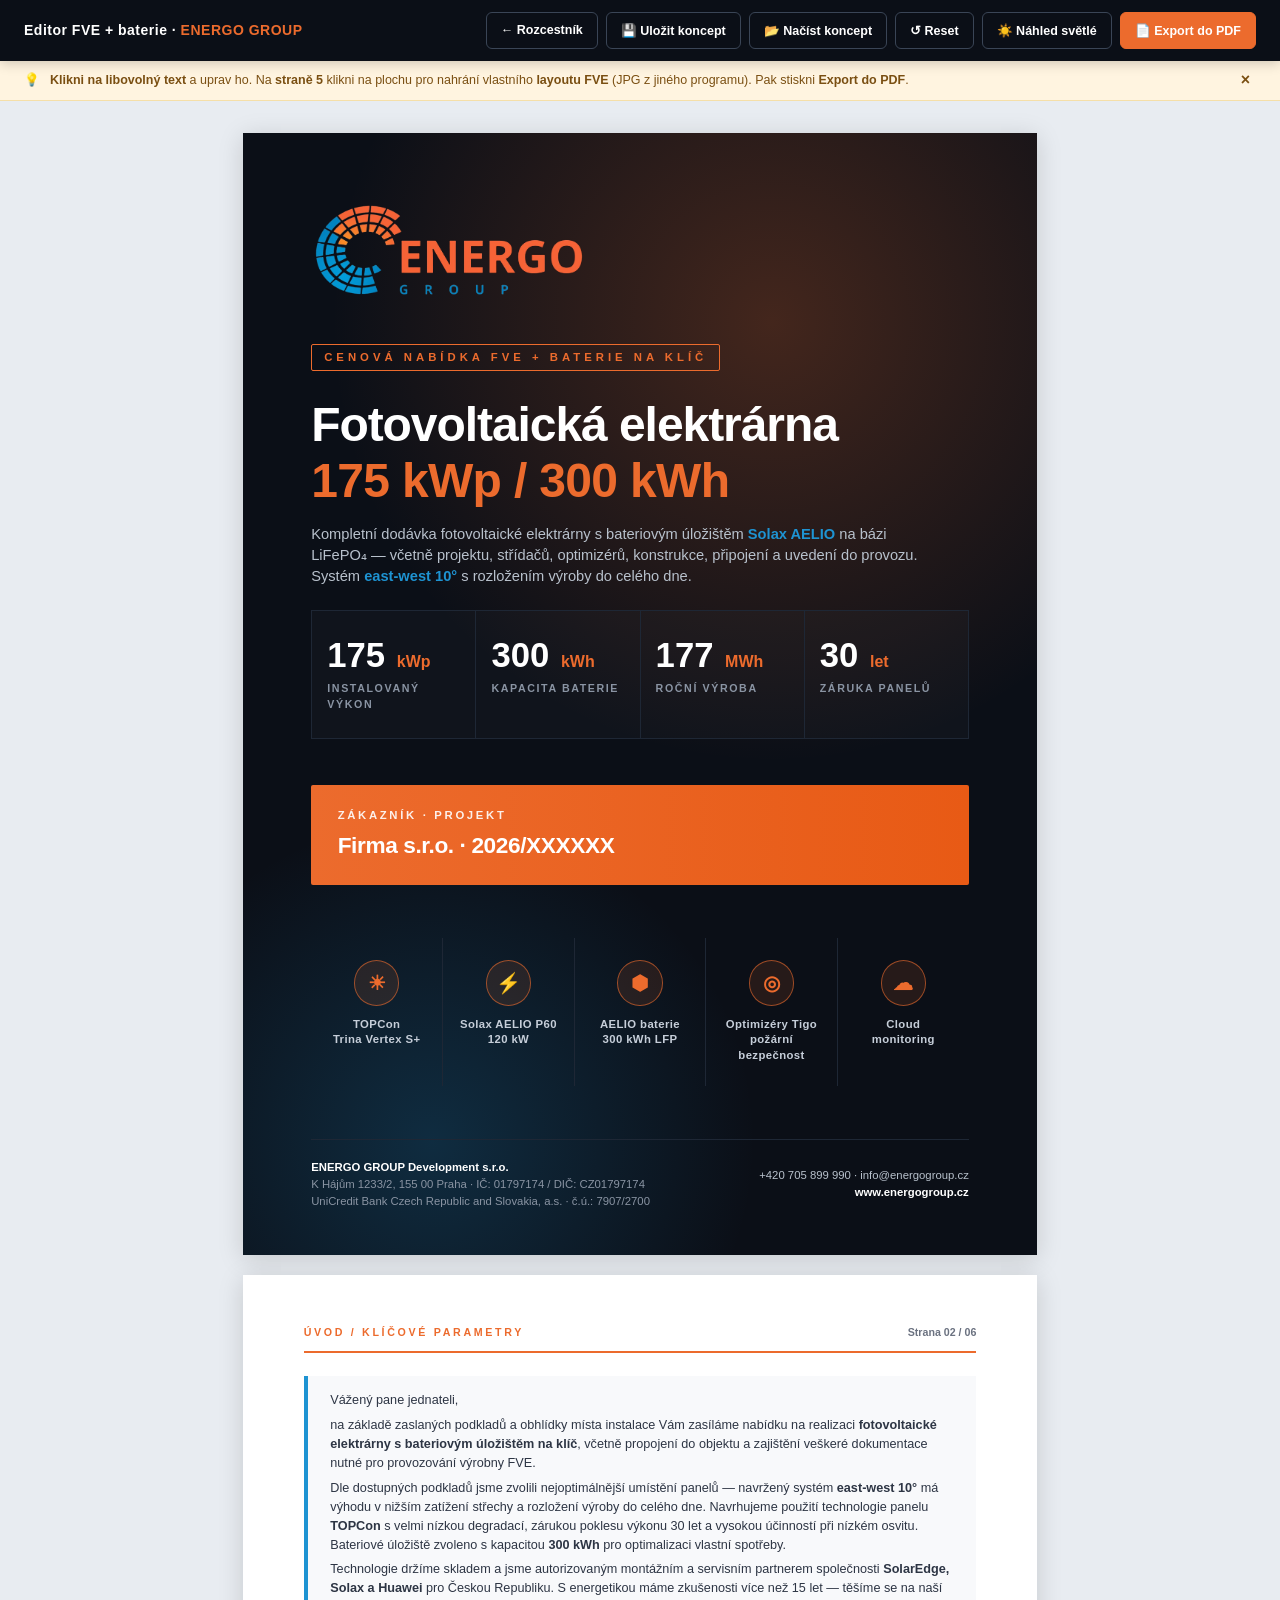
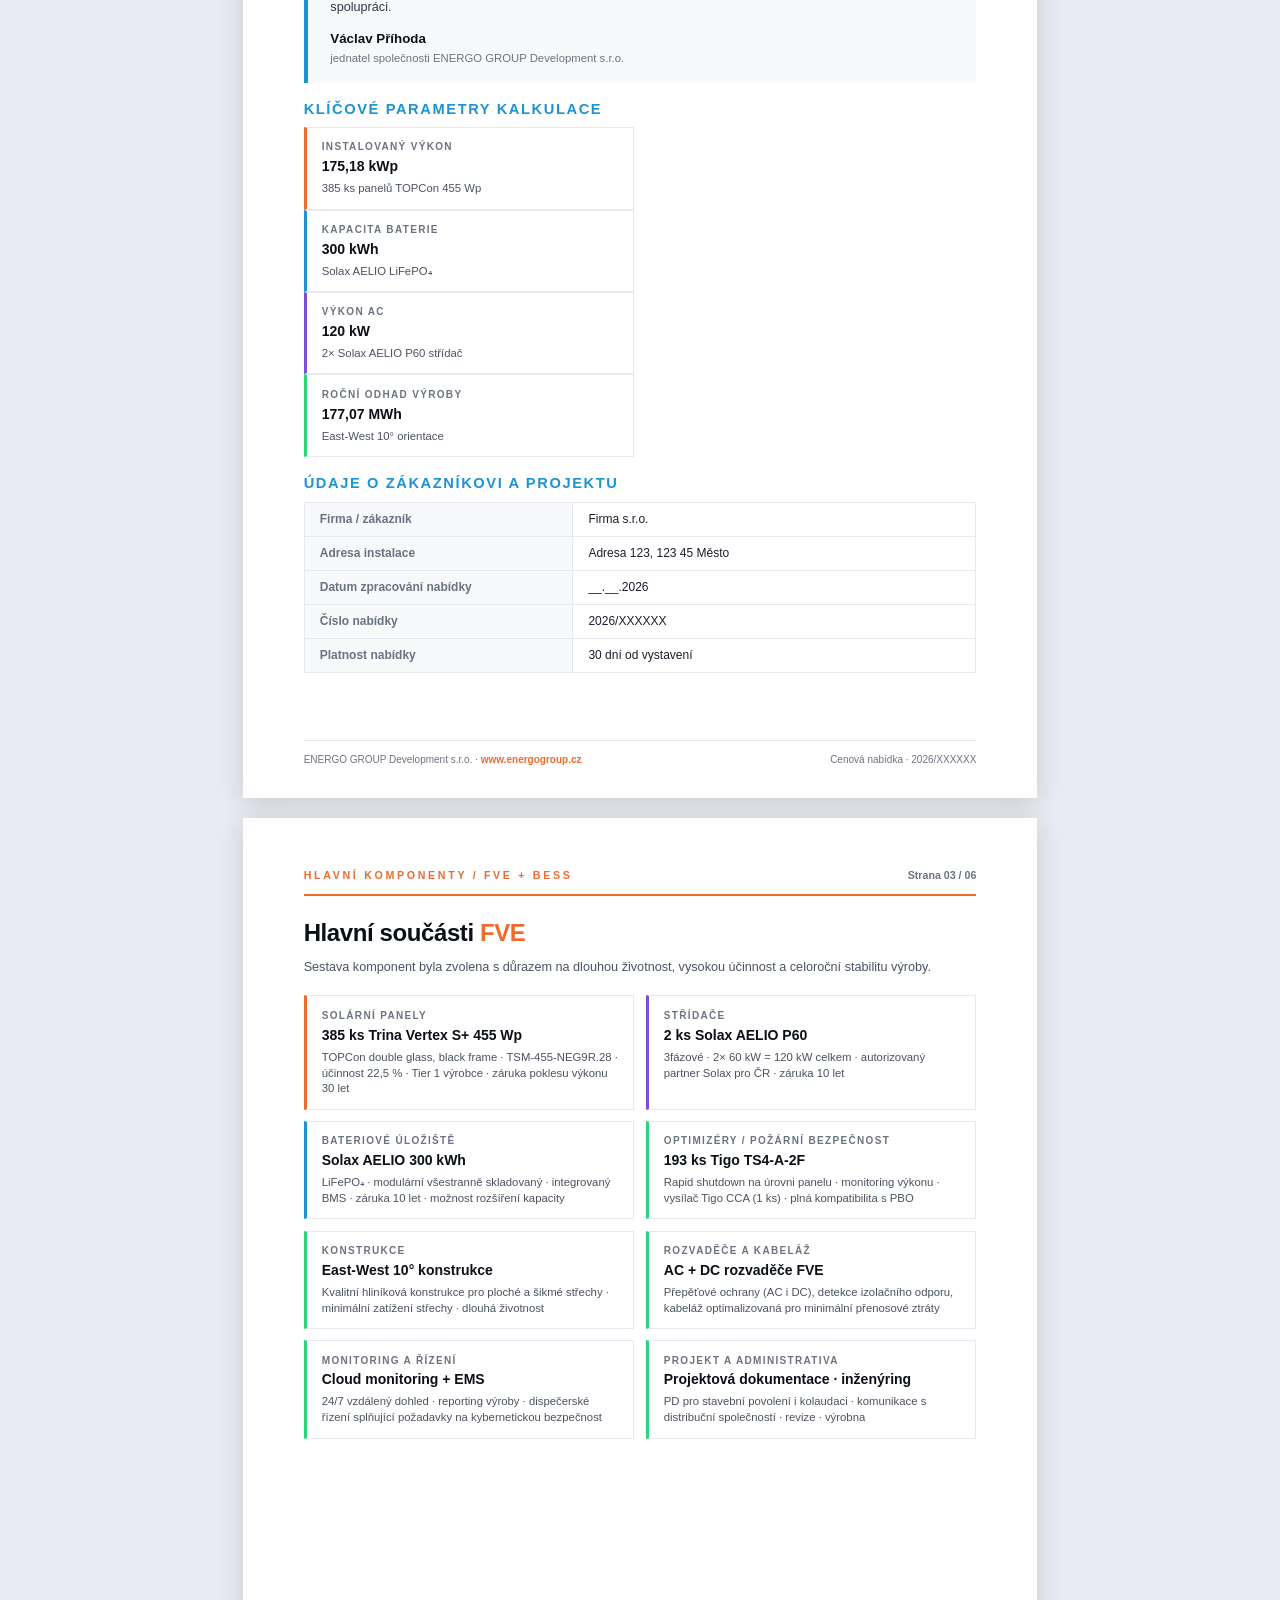
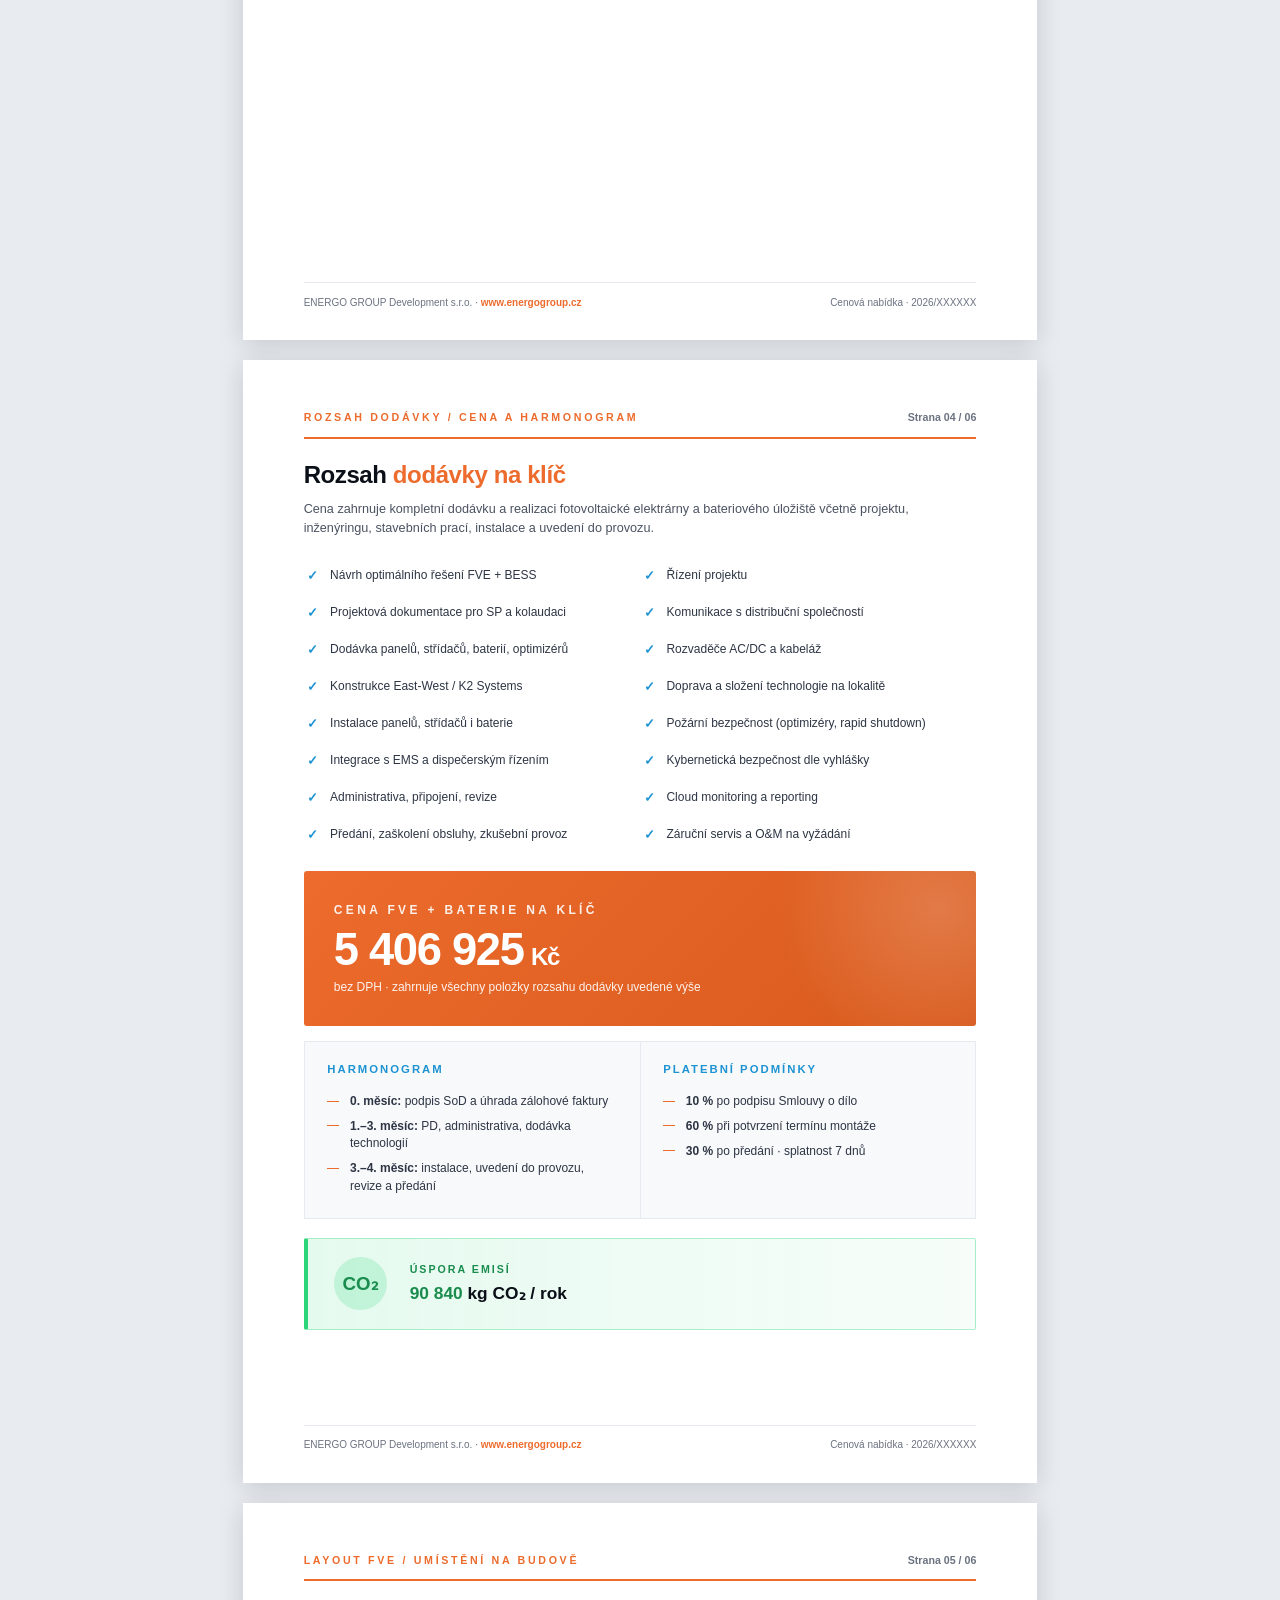
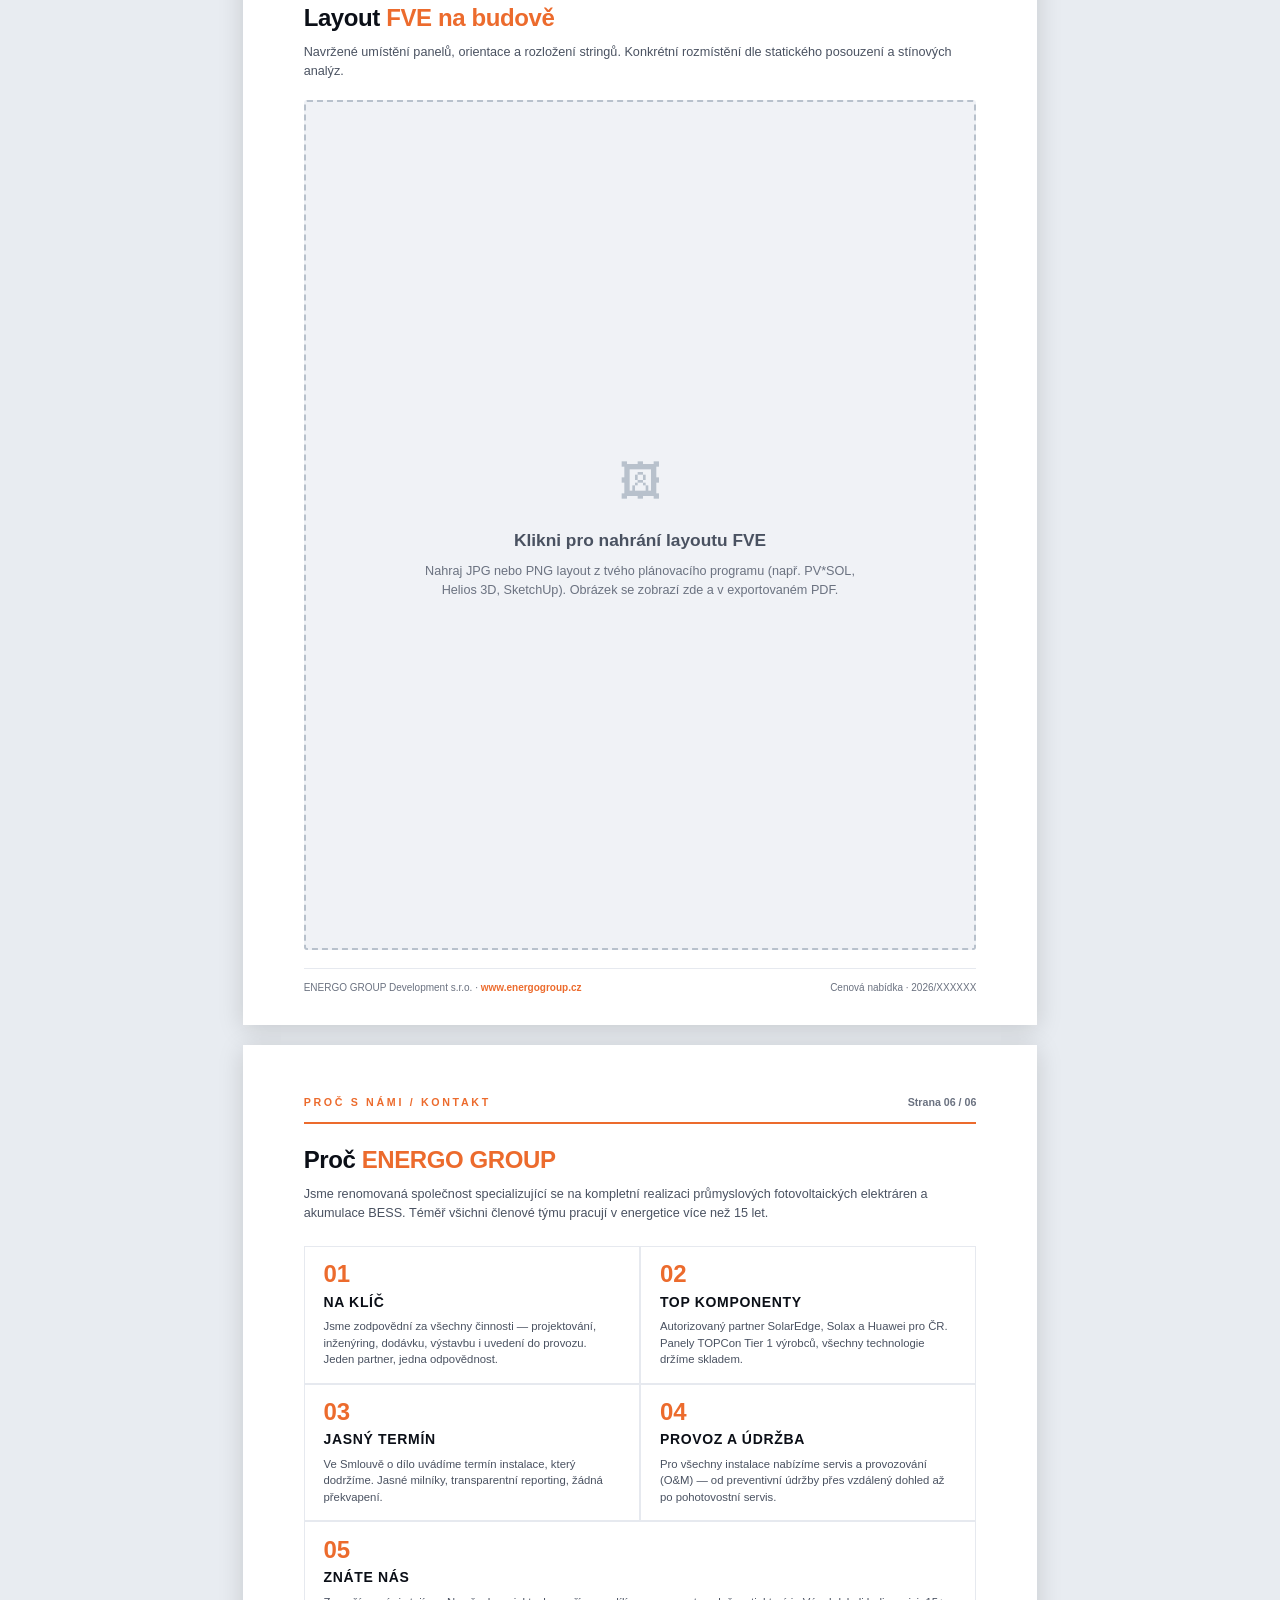
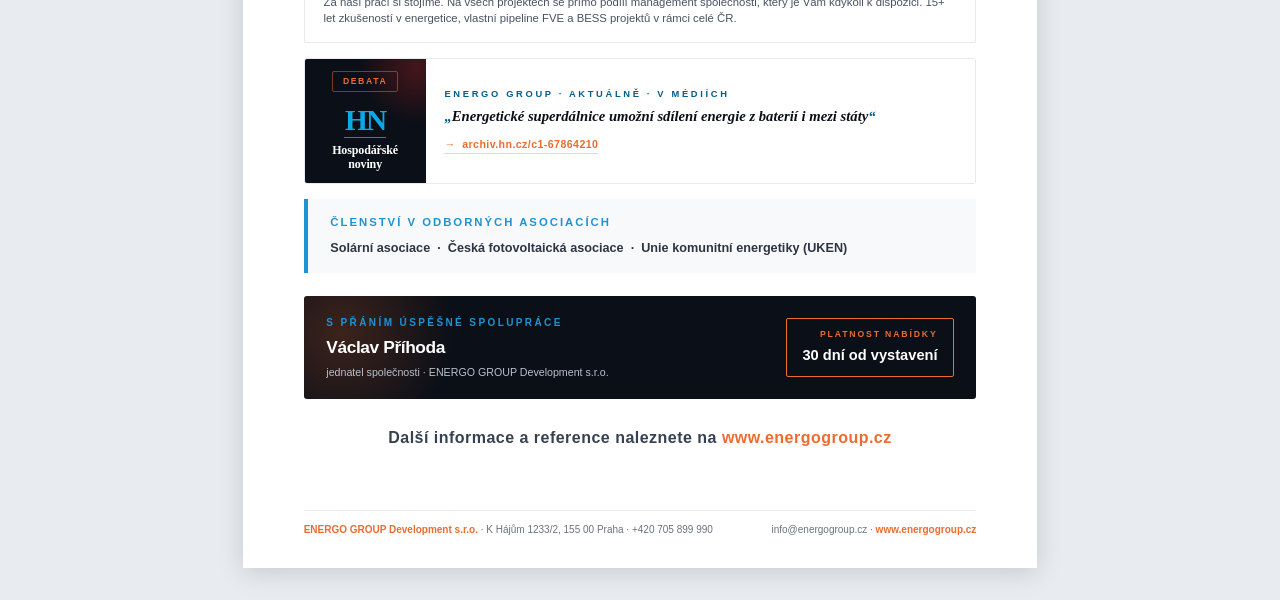
<file: fve-baterie-cni.html>
<!DOCTYPE html>

<html lang="cs">
<head>
<meta charset="utf-8"/>
<meta content="width=device-width, initial-scale=1" name="viewport"/>
<title>Cenová nabídka FVE + baterie – ENERGO GROUP</title>
<link rel="stylesheet" href="assets/light-mode.css">
<style>
  @page {
    size: A4;
    margin: 0;
  }
  * { margin: 0; padding: 0; box-sizing: border-box; }

  body {
    font-family: "Helvetica Neue", Helvetica, Arial, sans-serif;
    color: #1A1F2B;
    font-size: 10pt;
    line-height: 1.5;
    -webkit-print-color-adjust: exact;
    print-color-adjust: exact;
    background: #E8ECF1;
  }

  /* =================== TOOLBAR (NO PRINT) =================== */
  .toolbar {
    position: sticky;
    top: 0;
    z-index: 100;
    background: #0B0F17;
    color: #fff;
    padding: 12px 24px;
    display: flex;
    align-items: center;
    justify-content: space-between;
    gap: 16px;
    box-shadow: 0 2px 12px rgba(0,0,0,0.2);
    flex-wrap: wrap;
  }
  .toolbar-title {
    font-size: 14px;
    font-weight: 700;
    letter-spacing: 0.5px;
  }
  .toolbar-title .accent { color: #EC6B2D; }
  .toolbar-btns {
    display: flex;
    gap: 8px;
    flex-wrap: wrap;
  }
  .tb-btn {
    background: #1E2735;
    color: #fff;
    border: 1px solid #2A3547;
    padding: 8px 14px;
    border-radius: 6px;
    font-size: 12.5px;
    font-weight: 600;
    cursor: pointer;
    transition: all 0.15s;
    font-family: inherit;
  }
  .tb-btn:hover { background: #2A3547; transform: translateY(-1px); }
  .tb-btn.primary { background: #EC6B2D; border-color: #EC6B2D; }
  .tb-btn.primary:hover { background: #D85A1C; }
  .tb-btn.ghost { background: transparent; border-color: #3A4556; }
  .tb-btn.ghost:hover { background: #1E2735; }

  .help-hint {
    background: #FFF4E0;
    color: #7A4F12;
    padding: 10px 24px;
    font-size: 12.5px;
    border-bottom: 1px solid #F5DFA8;
    display: flex;
    align-items: center;
    gap: 10px;
  }
  .help-hint .dismiss {
    margin-left: auto;
    background: none;
    border: none;
    cursor: pointer;
    color: #7A4F12;
    font-size: 16px;
    font-weight: 700;
    padding: 0 6px;
  }

  .canvas {
    padding: 32px 16px;
    display: flex;
    flex-direction: column;
    align-items: center;
    gap: 20px;
  }

  /* Edit feedback */
  [contenteditable="true"] {
    outline: none;
    transition: background 0.15s, box-shadow 0.15s;
    border-radius: 2px;
  }
  [contenteditable="true"]:hover {
    background: rgba(236, 107, 45, 0.08);
    box-shadow: 0 0 0 2px rgba(236, 107, 45, 0.25);
  }
  [contenteditable="true"]:focus {
    background: rgba(236, 107, 45, 0.12);
    box-shadow: 0 0 0 2px rgba(236, 107, 45, 0.55);
  }

  .editable-img {
    cursor: pointer;
    position: relative;
    transition: all 0.15s;
  }
  .editable-img::after {
    content: "📷 Klikni pro nahrání vlastní fotky";
    position: absolute;
    top: 50%;
    left: 50%;
    transform: translate(-50%, -50%);
    background: rgba(0,0,0,0.85);
    color: #fff;
    padding: 10px 18px;
    border-radius: 20px;
    font-size: 12px;
    font-weight: 600;
    opacity: 0;
    transition: opacity 0.2s;
    pointer-events: none;
    white-space: nowrap;
  }
  .editable-img:hover::after { opacity: 1; }

  /* =================== PAGE BASE =================== */
  .page {
    width: 210mm;
    height: 297mm;
    position: relative;
    overflow: hidden;
    background: #ffffff;
    box-shadow: 0 4px 24px rgba(0, 0, 0, 0.15);
  }

  /* =================== PAGE 1 - COVER =================== */
  .cover {
    background: #0B0F17;
    color: #ffffff;
    padding: 18mm 18mm 14mm 18mm;
  }

  .cover::before {
    content: "";
    position: absolute;
    top: -100mm;
    right: -80mm;
    width: 300mm;
    height: 300mm;
    background: radial-gradient(circle, rgba(236,107,45,0.25) 0%, rgba(236,107,45,0) 55%);
    z-index: 0;
    pointer-events: none;
  }
  .cover::after {
    content: "";
    position: absolute;
    bottom: -80mm;
    left: -60mm;
    width: 220mm;
    height: 220mm;
    background: radial-gradient(circle, rgba(30,147,210,0.22) 0%, rgba(30,147,210,0) 55%);
    z-index: 0;
    pointer-events: none;
  }

  .cover-inner { position: relative; z-index: 2; height: 100%; }

  .logo-bar {
    display: block;
    height: 26mm;
    margin-bottom: 12mm;
  }
  .logo-bar img { height: 100%; display: block; }

  .label-tag {
    display: inline-block;
    font-size: 8.5pt;
    letter-spacing: 3pt;
    font-weight: 700;
    color: #EC6B2D;
    text-transform: uppercase;
    padding: 4px 12px;
    border: 1.5px solid #EC6B2D;
    border-radius: 2px;
    margin-bottom: 8mm;
  }

  .cover-title {
    font-size: 36pt;
    font-weight: 900;
    line-height: 1;
    letter-spacing: -0.8pt;
    margin-bottom: 5mm;
    color: #ffffff;
  }
  .cover-title > span:first-child { display: block; margin-bottom: 2mm; }
  .cover-title .accent {
    color: #EC6B2D;
    display: block;
    font-size: 36pt;
    letter-spacing: -0.5pt;
  }
  .cover-title .accent .kw-small {
    font-size: 22pt;
    letter-spacing: 0;
    vertical-align: baseline;
    margin-right: 2mm;
  }

  .cover-subtitle {
    font-size: 11pt;
    font-weight: 400;
    color: #B8C1CC;
    line-height: 1.45;
    margin-bottom: 6mm;
    max-width: 165mm;
  }
  .cover-subtitle strong { color: #1E93D2; font-weight: 700; }

  .stats-grid {
    width: 100%;
    margin-top: 2mm;
    border-collapse: collapse;
  }
  .stats-grid td {
    width: 25%;
    padding: 7mm 4mm;
    border: 1px solid #1E2735;
    vertical-align: top;
    background: rgba(255,255,255,0.02);
  }
  .stat-num {
    font-size: 26pt;
    font-weight: 800;
    color: #ffffff;
    line-height: 1;
    margin-bottom: 2mm;
  }
  .stat-num .unit { font-size: 12pt; color: #EC6B2D; font-weight: 600; margin-left: 2px; }
  .stat-lbl {
    font-size: 8pt;
    color: #8A94A3;
    text-transform: uppercase;
    letter-spacing: 1.2pt;
    font-weight: 600;
  }

  .project-bar {
    margin-top: 12mm;
    background: linear-gradient(90deg, #EC6B2D 0%, #E85A15 100%);
    padding: 6mm 7mm;
    color: #ffffff;
    border-radius: 2px;
  }
  .project-bar .lead {
    font-size: 8.5pt;
    text-transform: uppercase;
    letter-spacing: 2pt;
    font-weight: 600;
    opacity: 0.9;
    margin-bottom: 1mm;
  }
  .project-bar .name {
    font-size: 17pt;
    font-weight: 800;
    letter-spacing: -0.3pt;
  }

  .highlights {
    width: 100%;
    margin-top: 14mm;
    border-collapse: collapse;
  }
  .highlights td {
    width: 20%;
    padding: 6mm 3mm;
    text-align: center;
    vertical-align: top;
    border-left: 1px solid #1E2735;
  }
  .highlights td:first-child { border-left: none; }
  .hl-ico {
    display: inline-block;
    width: 12mm;
    height: 12mm;
    line-height: 12mm;
    background: rgba(236,107,45,0.12);
    color: #EC6B2D;
    border: 1.5px solid rgba(236,107,45,0.6);
    border-radius: 50%;
    font-size: 15pt;
    font-weight: 700;
    margin-bottom: 3mm;
  }
  .hl-t {
    font-size: 8.5pt;
    color: #C6CED9;
    font-weight: 600;
    line-height: 1.35;
    letter-spacing: 0.3pt;
  }

  .cover-footer {
    position: absolute;
    bottom: 12mm;
    left: 18mm;
    right: 18mm;
    z-index: 2;
    display: table;
    width: calc(100% - 36mm);
    border-top: 1px solid #1E2735;
    padding-top: 5mm;
  }
  .cover-footer > div {
    display: table-cell;
    vertical-align: middle;
    font-size: 8.5pt;
    color: #8A94A3;
  }
  .cover-footer .right { text-align: right; color: #B8C1CC; }
  .cover-footer strong { color: #ffffff; }

  /* =================== SHARED PAGE STYLES =================== */
  .sheet {
    background: #ffffff;
    padding: 13mm 16mm 12mm 16mm;
    color: #1A1F2B;
  }

  .page-header {
    display: table;
    width: 100%;
    margin-bottom: 6mm;
    padding-bottom: 3mm;
    border-bottom: 2px solid #EC6B2D;
  }
  .page-header .ph-left {
    display: table-cell;
    vertical-align: middle;
    font-size: 8pt;
    color: #6B7280;
    text-transform: uppercase;
    letter-spacing: 2pt;
    font-weight: 600;
  }
  .page-header .ph-left span { color: #EC6B2D; }
  .page-header .ph-right {
    display: table-cell;
    vertical-align: middle;
    text-align: right;
    font-size: 8pt;
    color: #6B7280;
    font-weight: 600;
  }

  h2.section {
    font-size: 18pt;
    font-weight: 800;
    color: #0B0F17;
    letter-spacing: -0.3pt;
    margin-bottom: 3mm;
    line-height: 1.15;
  }
  h2.section .accent { color: #EC6B2D; }

  h3.sub {
    font-size: 11pt;
    font-weight: 700;
    color: #1E93D2;
    text-transform: uppercase;
    letter-spacing: 1.2pt;
    margin: 2.5mm 0 2mm 0;
  }

  p { margin-bottom: 2.5mm; }

  .intro-letter {
    background: #F8F9FB;
    border-left: 4px solid #1E93D2;
    padding: 4mm 6mm;
    margin-bottom: 4mm;
    font-size: 9.5pt;
    color: #2D3544;
    line-height: 1.5;
  }
  .intro-letter p { margin-bottom: 1.5mm; }
  .intro-letter .signature {
    margin-top: 3mm;
    font-weight: 700;
    color: #0B0F17;
    font-size: 10pt;
  }
  .intro-letter .signature .role {
    display: block;
    font-weight: 400;
    font-size: 8.5pt;
    color: #6B7280;
    margin-top: 0.5mm;
  }

  /* ========== KOMPONENTY - KARTY ========== */
  .comp-grid {
    display: grid;
    grid-template-columns: repeat(2, 1fr);
    gap: 3mm;
    margin-bottom: 4mm;
  }
  .comp-card {
    background: #ffffff;
    border: 1px solid #E6E9EF;
    border-left: 3px solid #EC6B2D;
    padding: 3mm 4mm;
    position: relative;
  }
  .comp-card.battery { border-left-color: #1E93D2; }
  .comp-card.panel { border-left-color: #EC6B2D; }
  .comp-card.inverter { border-left-color: #7A4FDB; }
  .comp-card.misc { border-left-color: #2BD67B; }

  .comp-label {
    font-size: 7.5pt;
    color: #6B7280;
    text-transform: uppercase;
    letter-spacing: 1pt;
    font-weight: 600;
    margin-bottom: 1mm;
  }
  .comp-name {
    font-size: 10.5pt;
    font-weight: 700;
    color: #0B0F17;
    line-height: 1.25;
    margin-bottom: 1.5mm;
  }
  .comp-specs {
    font-size: 8.5pt;
    color: #4A5261;
    line-height: 1.4;
  }
  .comp-specs .count {
    display: inline-block;
    font-weight: 700;
    color: #EC6B2D;
    margin-right: 3px;
  }

  .scope-table {
    width: 100%;
    border-collapse: collapse;
  }
  .scope-table td {
    width: 50%;
    padding: 2.5mm 3mm 2.5mm 7mm;
    vertical-align: top;
    font-size: 9pt;
    color: #2D3544;
    position: relative;
  }
  .scope-table td::before {
    content: "✓";
    position: absolute;
    left: 1mm;
    top: 2.5mm;
    color: #1E93D2;
    font-weight: 700;
    font-size: 10pt;
  }

  .price-box {
    background: linear-gradient(135deg, #EC6B2D 0%, #D85A1C 100%);
    color: #ffffff;
    padding: 8mm 8mm;
    margin: 5mm 0 4mm 0;
    position: relative;
    overflow: hidden;
    border-radius: 3px;
  }
  .price-box::before {
    content: "";
    position: absolute;
    top: -40mm;
    right: -40mm;
    width: 100mm;
    height: 100mm;
    background: radial-gradient(circle, rgba(255,255,255,0.18) 0%, rgba(255,255,255,0) 60%);
    pointer-events: none;
  }
  .price-box-inner { position: relative; z-index: 2; }
  .price-label {
    font-size: 9pt;
    text-transform: uppercase;
    letter-spacing: 2.5pt;
    font-weight: 600;
    opacity: 0.9;
    margin-bottom: 2mm;
  }
  .price-amount {
    font-size: 34pt;
    font-weight: 900;
    letter-spacing: -1pt;
    line-height: 1;
    margin-bottom: 1.5mm;
  }
  .price-amount .currency { font-size: 18pt; font-weight: 700; margin-left: 2mm; }
  .price-note { font-size: 9pt; opacity: 0.92; }

  .terms-block {
    width: 100%;
    border-collapse: collapse;
    margin-bottom: 5mm;
  }
  .terms-block td {
    width: 50%;
    padding: 5mm 6mm;
    vertical-align: top;
    border: 1px solid #E6E9EF;
    background: #F8F9FB;
  }
  .terms-title {
    font-size: 8.5pt;
    text-transform: uppercase;
    letter-spacing: 1.5pt;
    font-weight: 700;
    color: #1E93D2;
    margin-bottom: 3mm;
  }
  .terms-list { list-style: none; padding: 0; margin: 0; }
  .terms-list li {
    padding: 1mm 0 1mm 6mm;
    font-size: 9pt;
    color: #2D3544;
    position: relative;
    line-height: 1.45;
  }
  .terms-list li::before {
    content: "";
    position: absolute;
    left: 0;
    top: 3mm;
    width: 3mm;
    height: 1px;
    background: #EC6B2D;
  }

  /* ========== CO2 BANNER ========== */
  .co2-banner {
    margin-top: 4mm;
    padding: 5mm 7mm;
    background: linear-gradient(90deg, rgba(43,214,123,0.12) 0%, rgba(43,214,123,0.04) 100%);
    border: 1px solid rgba(43,214,123,0.35);
    border-left: 4px solid #2BD67B;
    border-radius: 2px;
    display: flex;
    align-items: center;
    gap: 6mm;
  }
  .co2-icon {
    flex-shrink: 0;
    width: 14mm;
    height: 14mm;
    border-radius: 50%;
    background: rgba(43,214,123,0.2);
    display: flex;
    align-items: center;
    justify-content: center;
    color: #1A8C4E;
    font-size: 14pt;
    font-weight: 700;
  }
  .co2-text {
    flex: 1;
  }
  .co2-label {
    font-size: 8pt;
    text-transform: uppercase;
    letter-spacing: 1.5pt;
    color: #1A8C4E;
    font-weight: 700;
    margin-bottom: 1mm;
  }
  .co2-value {
    font-size: 13pt;
    font-weight: 800;
    color: #0B0F17;
  }
  .co2-value .num { color: #1A8C4E; }

  /* ========== LAYOUT PAGE ========== */
  .layout-page {
    padding: 13mm 16mm 12mm 16mm;
  }
  .layout-frame {
    width: 100%;
    height: 225mm;
    background: #F0F2F6;
    border: 2px dashed #B8C1CC;
    border-radius: 3px;
    position: relative;
    overflow: hidden;
    display: flex;
    align-items: center;
    justify-content: center;
    cursor: pointer;
    transition: all 0.15s;
  }
  .layout-frame:hover {
    border-color: #EC6B2D;
    background: rgba(236,107,45,0.04);
  }
  .layout-frame img {
    max-width: 100%;
    max-height: 100%;
    object-fit: contain;
    display: block;
  }
  .layout-placeholder {
    text-align: center;
    color: #6B7280;
  }
  .layout-placeholder .lph-icon {
    font-size: 32pt;
    color: #B8C1CC;
    margin-bottom: 4mm;
  }
  .layout-placeholder .lph-title {
    font-size: 13pt;
    font-weight: 700;
    color: #4A5261;
    margin-bottom: 2mm;
  }
  .layout-placeholder .lph-desc {
    font-size: 9.5pt;
    color: #6B7280;
    max-width: 120mm;
    margin: 0 auto;
  }

  /* ========== WHY US ========== */
  .why-grid {
    width: 100%;
    border-collapse: separate;
    border-spacing: 0;
    margin-bottom: 4mm;
  }
  .why-grid td {
    width: 50%;
    padding: 4mm 5mm;
    vertical-align: top;
    border: 1px solid #E6E9EF;
    background: #ffffff;
  }
  .why-num {
    display: inline-block;
    font-size: 18pt;
    font-weight: 900;
    color: #EC6B2D;
    line-height: 1;
    margin-bottom: 1.5mm;
  }
  .why-title {
    font-size: 10.5pt;
    font-weight: 800;
    color: #0B0F17;
    text-transform: uppercase;
    letter-spacing: 0.5pt;
    margin-bottom: 1.5mm;
  }
  .why-desc { font-size: 8.5pt; color: #4A5261; line-height: 1.45; }

  .memberships {
    background: #F8F9FB;
    padding: 4mm 6mm;
    margin-bottom: 4mm;
    border-left: 4px solid #1E93D2;
  }
  .memberships .m-title {
    font-size: 8.5pt;
    text-transform: uppercase;
    letter-spacing: 1.5pt;
    font-weight: 700;
    color: #1E93D2;
    margin-bottom: 2mm;
  }
  .memberships .m-list { font-size: 9.5pt; color: #2D3544; font-weight: 600; }

  .signoff {
    background: #0B0F17;
    color: #ffffff;
    padding: 5mm 6mm;
    margin-top: 6mm;
    border-radius: 3px;
    position: relative;
    overflow: hidden;
  }
  .signoff::before {
    content: "";
    position: absolute;
    top: -25mm;
    left: -25mm;
    width: 70mm;
    height: 70mm;
    background: radial-gradient(circle, rgba(236,107,45,0.22) 0%, rgba(236,107,45,0) 60%);
    pointer-events: none;
  }
  .signoff-inner { position: relative; z-index: 2; display: table; width: 100%; }
  .signoff-left, .signoff-right {
    display: table-cell;
    vertical-align: middle;
  }
  .signoff-left { width: 60%; }
  .signoff-right { width: 40%; text-align: right; }
  .sign-title {
    font-size: 7.5pt;
    color: #1E93D2;
    text-transform: uppercase;
    letter-spacing: 1.8pt;
    font-weight: 700;
    margin-bottom: 1.5mm;
  }
  .sign-name {
    font-size: 13pt;
    font-weight: 800;
    color: #ffffff;
    letter-spacing: -0.3pt;
    margin-bottom: 0.8mm;
  }
  .sign-role { font-size: 8pt; color: #B8C1CC; }
  .validity-tag {
    display: inline-block;
    border: 1.2px solid #EC6B2D;
    padding: 2.5mm 4mm;
    border-radius: 2px;
  }
  .validity-tag .v-label {
    display: block;
    font-size: 6.5pt;
    text-transform: uppercase;
    letter-spacing: 1.4pt;
    color: #EC6B2D;
    font-weight: 700;
    margin-bottom: 0.8mm;
  }
  .validity-tag .v-date {
    font-size: 11pt;
    font-weight: 800;
    color: #ffffff;
  }

  .page-footer {
    position: absolute;
    bottom: 8mm;
    left: 16mm;
    right: 16mm;
    padding-top: 3mm;
    border-top: 1px solid #E6E9EF;
    display: table;
    width: calc(100% - 32mm);
    font-size: 7.5pt;
    color: #6B7280;
  }
  .page-footer > div { display: table-cell; vertical-align: middle; }
  .page-footer .pf-right { text-align: right; }
  .page-footer strong { color: #EC6B2D; }


  /* Media feature (press mention) - compact strip */
  .media-feature {
    display: table;
    width: 100%;
    margin-bottom: 4mm;
    border: 1px solid #E6E9EF;
    border-radius: 3px;
    overflow: hidden;
    table-layout: fixed;
  }
  .mf-left {
    display: table-cell;
    width: 32mm;
    padding: 3mm 4mm;
    background: #0B0F17;
    color: #ffffff;
    vertical-align: middle;
    text-align: center;
    position: relative;
    overflow: hidden;
  }
  .mf-left::before {
    content: "";
    position: absolute;
    top: -15mm;
    right: -15mm;
    width: 35mm;
    height: 35mm;
    background: radial-gradient(circle, rgba(139, 30, 30, 0.45) 0%, rgba(139, 30, 30, 0) 60%);
    pointer-events: none;
  }
  .mf-badge-tag {
    position: relative;
    z-index: 2;
    display: inline-block;
    font-size: 6.5pt;
    font-weight: 700;
    color: #EC6B2D;
    text-transform: uppercase;
    letter-spacing: 1.2pt;
    border: 1px solid rgba(236,107,45,0.5);
    padding: 0.8mm 2.5mm;
    border-radius: 2px;
    margin-bottom: 2mm;
  }
  .mf-brand {
    position: relative;
    z-index: 2;
    font-family: Georgia, 'Times New Roman', serif;
    font-size: 9pt;
    font-weight: 700;
    color: #ffffff;
    line-height: 1.2;
    letter-spacing: -0.1pt;
  }
  .hn-masthead {
    position: relative;
    z-index: 2;
    margin-top: 2mm;
    text-align: center;
  }
  .hn-mark {
    font-family: Georgia, 'Times New Roman', serif;
    font-weight: 900;
    font-size: 22pt;
    color: #0AAAE6;
    letter-spacing: -1.5pt;
    line-height: 0.95;
    margin-bottom: 0.6mm;
  }
  .hn-divider {
    width: 11mm;
    height: 1px;
    background: #0AAAE6;
    margin: 0 auto 1.2mm auto;
    opacity: 0.8;
  }
  .mf-right {
    display: table-cell;
    padding: 4mm 5mm;
    vertical-align: middle;
    background: #ffffff;
  }
  .mf-overline {
    font-size: 7pt;
    color: #005E8C;
    text-transform: uppercase;
    letter-spacing: 2pt;
    font-weight: 700;
    margin-bottom: 1.5mm;
  }
  .mf-title {
    font-family: Georgia, 'Times New Roman', serif;
    font-size: 11pt;
    font-weight: 700;
    color: #0B0F17;
    line-height: 1.3;
    font-style: italic;
    margin-bottom: 2mm;
  }
  .mf-title::before { content: "„"; color: #005E8C; }
  .mf-title::after  { content: "\201C"; color: #005E8C; }
  .mf-link {
    display: inline-block;
    font-size: 8pt;
    color: #EC6B2D;
    font-weight: 700;
    text-decoration: none;
    letter-spacing: 0.3pt;
    border-bottom: 1px solid rgba(236,107,45,0.3);
    padding-bottom: 1px;
  }
  .mf-link:hover { color: #D85A1C; border-bottom-color: #EC6B2D; }

  .website-ref {
    margin-top: 7mm;
    margin-bottom: 3mm;
    text-align: center;
    font-size: 12pt;
    font-weight: 600;
    color: #374151;
    letter-spacing: 0.03em;
  }
  .website-ref a {
    color: #EC6B2D;
    text-decoration: none;
    font-weight: 700;
  }

  /* =================== PRINT =================== */
  @media print {
    html, body {
      background: #fff !important;
      margin: 0 !important;
      padding: 0 !important;
    }
    .no-print { display: none !important; }
    .canvas {
      padding: 0 !important;
      margin: 0 !important;
      gap: 0 !important;
      display: block !important;
    }
    .page {
      box-shadow: none !important;
      margin: 0 !important;
      width: 210mm;
      height: 297mm;
      page-break-after: always;
      page-break-inside: avoid;
      break-after: page;
      overflow: hidden;
    }
    .page:last-child {
      page-break-after: auto;
      break-after: auto;
    }
    [contenteditable="true"]:hover,
    [contenteditable="true"]:focus {
      background: transparent !important;
      box-shadow: none !important;
    }
    .editable-img, .layout-frame { cursor: default !important; }
    .editable-img::after { display: none !important; }
    .layout-frame {
      border-style: solid !important;
      border-color: #E6E9EF !important;
      background: #ffffff !important;
    }
  }

  @media (max-width: 900px) {
    .toolbar { padding: 10px 12px; }
    .toolbar-title { font-size: 12px; }
    .tb-btn { font-size: 11px; padding: 6px 10px; }
    .canvas { padding: 16px 6px; }
    .page { transform: scale(0.95); transform-origin: top center; }
  }
</style>
</head>
<body>
<!-- ================== TOOLBAR ================== -->
<div class="toolbar no-print">
<div class="toolbar-title">Editor FVE + baterie · <span class="accent">ENERGO GROUP</span></div>
<div class="toolbar-btns">
<a class="tb-btn ghost" href="index.html" style="text-decoration:none;display:inline-flex;align-items:center;">← Rozcestník</a>
<button class="tb-btn ghost" onclick="saveToStorage()">💾 Uložit koncept</button>
<button class="tb-btn ghost" onclick="loadFromStorage()">📂 Načíst koncept</button>
<button class="tb-btn ghost" onclick="resetTemplate()">↺ Reset</button>
<button class="tb-btn ghost" onclick="toggleLightPreview()" id="lightToggleBtn">☀️ Náhled světlé</button>
<button class="tb-btn primary" onclick="exportPdf()">📄 Export do PDF</button>
</div>
</div>
<div class="help-hint no-print" id="helpHint">
<span>💡</span>
<span><strong>Klikni na libovolný text</strong> a uprav ho. Na <strong>straně 5</strong> klikni na plochu pro nahrání vlastního <strong>layoutu FVE</strong> (JPG z jiného programu). Pak stiskni <strong>Export do PDF</strong>.</span>
<button class="dismiss" onclick="document.getElementById('helpHint').style.display='none'">×</button>
</div>
<div class="canvas">
<!-- ==================== PAGE 1 - COVER ==================== -->
<div class="page cover">
<div class="cover-inner">
<div class="logo-bar">
<img alt="ENERGO GROUP" src="assets/logo.png"/>
</div>
<div class="label-tag" contenteditable="true">Cenová nabídka FVE + baterie na klíč</div>
<div class="cover-title">
<span contenteditable="true">Fotovoltaická elektrárna</span>
<span class="accent" contenteditable="true">175 kWp / 300 kWh</span>
</div>
<div class="cover-subtitle" contenteditable="true">
      Kompletní dodávka fotovoltaické elektrárny s bateriovým úložištěm <strong>Solax AELIO</strong>
      na bázi LiFePO₄ — včetně projektu, střídačů, optimizérů, konstrukce, připojení
      a uvedení do provozu. Systém <strong>east‑west 10°</strong> s rozložením výroby
      do celého dne.
    </div>
<table cellpadding="0" cellspacing="0" class="stats-grid">
<tr>
<td>
<div class="stat-num"><span contenteditable="true">175</span> <span class="unit" contenteditable="true">kWp</span></div>
<div class="stat-lbl" contenteditable="true">Instalovaný výkon</div>
</td>
<td>
<div class="stat-num"><span contenteditable="true">300</span> <span class="unit" contenteditable="true">kWh</span></div>
<div class="stat-lbl" contenteditable="true">Kapacita baterie</div>
</td>
<td>
<div class="stat-num"><span contenteditable="true">177</span> <span class="unit" contenteditable="true">MWh</span></div>
<div class="stat-lbl" contenteditable="true">Roční výroba</div>
</td>
<td>
<div class="stat-num"><span contenteditable="true">30</span> <span class="unit" contenteditable="true">let</span></div>
<div class="stat-lbl" contenteditable="true">Záruka panelů</div>
</td>
</tr>
</table>
<div class="project-bar">
<div class="lead" contenteditable="true">Zákazník · Projekt</div>
<div class="name" contenteditable="true">Firma s.r.o. · 2026/XXXXXX</div>
</div>
<table cellpadding="0" cellspacing="0" class="highlights">
<tr>
<td>
<div class="hl-ico">☀</div>
<div class="hl-t" contenteditable="true" data-catalog="panels" data-format="short">TOPCon<br/>Trina Vertex S+</div>
</td>
<td>
<div class="hl-ico">⚡</div>
<div class="hl-t" contenteditable="true" data-catalog="inverters" data-format="short">Solax AELIO P60<br/>120 kW</div>
</td>
<td>
<div class="hl-ico">⬢</div>
<div class="hl-t" contenteditable="true" data-catalog="batteries" data-format="short">AELIO baterie<br/>300 kWh LFP</div>
</td>
<td>
<div class="hl-ico">◎</div>
<div class="hl-t" contenteditable="true" data-catalog="optimizers" data-format="short">Optimizéry Tigo<br/>požární bezpečnost</div>
</td>
<td>
<div class="hl-ico">☁</div>
<div class="hl-t" contenteditable="true">Cloud<br/>monitoring</div>
</td>
</tr>
</table>
</div>
<div class="cover-footer">
<div>
<strong contenteditable="true">ENERGO GROUP Development s.r.o.</strong><br/>
<span contenteditable="true">K Hájům 1233/2, 155 00 Praha  ·  IČ: 01797174 / DIČ: CZ01797174</span><br/>
<span contenteditable="true">UniCredit Bank Czech Republic and Slovakia, a.s.  ·  č.ú.: 7907/2700</span>
</div>
<div class="right">
<span contenteditable="true">+420 705 899 990 · info@energogroup.cz</span><br/>
<strong contenteditable="true">www.energogroup.cz</strong>
</div>
</div>
</div>
<!-- ==================== PAGE 2 - INTRO + KEY PARAMETERS ==================== -->
<div class="page sheet">
<div class="page-header">
<div class="ph-left"><span contenteditable="true">Úvod</span> <span>/</span> <span contenteditable="true">Klíčové parametry</span></div>
<div class="ph-right" contenteditable="true">Strana 02 / 06</div>
</div>
<div class="intro-letter">
<p contenteditable="true">Vážený pane jednateli,</p>
<p contenteditable="true">na základě zaslaných podkladů a obhlídky místa instalace Vám zasíláme nabídku na realizaci
    <strong>fotovoltaické elektrárny s bateriovým úložištěm na klíč</strong>, včetně propojení do objektu a zajištění
    veškeré dokumentace nutné pro provozování výrobny FVE.</p>
<p contenteditable="true">Dle dostupných podkladů jsme zvolili nejoptimálnější umístění panelů — navržený systém
    <strong>east‑west 10°</strong> má výhodu v nižším zatížení střechy a rozložení výroby do celého dne.
    Navrhujeme použití technologie panelu <strong>TOPCon</strong> s velmi nízkou degradací, zárukou poklesu výkonu
    30 let a vysokou účinností při nízkém osvitu. Bateriové úložiště zvoleno s kapacitou
    <strong>300 kWh</strong> pro optimalizaci vlastní spotřeby.</p>
<p contenteditable="true">Technologie držíme skladem a jsme autorizovaným montážním a servisním partnerem společnosti
    <strong>SolarEdge, Solax a Huawei</strong> pro Českou Republiku. S energetikou máme zkušenosti více
    než 15 let — těšíme se na naší spolupráci.</p>
<div class="signature">
<span contenteditable="true">Václav Příhoda</span>
<span class="role" contenteditable="true">jednatel společnosti ENERGO GROUP Development s.r.o.</span>
</div>
</div>
<h3 class="sub" contenteditable="true">Klíčové parametry kalkulace</h3>
<table cellpadding="0" cellspacing="0" class="comp-grid" style="display:grid; grid-template-columns: repeat(2, 1fr); gap:3mm;">
<tr style="display:contents;">
<td class="comp-card panel" style="display:block;">
<div class="comp-label" contenteditable="true">Instalovaný výkon</div>
<div class="comp-name"><span contenteditable="true" data-catalog="panels" data-format="name">175,18 kWp</span></div>
<div class="comp-specs" contenteditable="true" data-catalog="panels" data-format="specs">385 ks panelů TOPCon 455 Wp</div>
</td>
<td class="comp-card battery" style="display:block;">
<div class="comp-label" contenteditable="true">Kapacita baterie</div>
<div class="comp-name"><span contenteditable="true" data-catalog="batteries" data-format="name">300 kWh</span></div>
<div class="comp-specs" contenteditable="true" data-catalog="batteries" data-format="specs">Solax AELIO LiFePO₄</div>
</td>
<td class="comp-card inverter" style="display:block;">
<div class="comp-label" contenteditable="true">Výkon AC</div>
<div class="comp-name"><span contenteditable="true" data-catalog="inverters" data-format="name">120 kW</span></div>
<div class="comp-specs" contenteditable="true" data-catalog="inverters" data-format="specs">2× Solax AELIO P60 střídač</div>
</td>
<td class="comp-card misc" style="display:block;">
<div class="comp-label" contenteditable="true">Roční odhad výroby</div>
<div class="comp-name"><span contenteditable="true">177,07 MWh</span></div>
<div class="comp-specs" contenteditable="true">East‑West 10° orientace</div>
</td>
</tr>
</table>
<h3 class="sub" contenteditable="true">Údaje o zákazníkovi a projektu</h3>
<table style="width:100%; border-collapse:collapse; font-size:9pt;">
<tr>
<td contenteditable="true" style="padding:2mm 4mm; border:1px solid #E6E9EF; background:#F8F9FB; width:40%; font-weight:600; color:#6B7280;">Firma / zákazník</td>
<td contenteditable="true" style="padding:2mm 4mm; border:1px solid #E6E9EF;">Firma s.r.o.</td>
</tr>
<tr>
<td contenteditable="true" style="padding:2mm 4mm; border:1px solid #E6E9EF; background:#F8F9FB; font-weight:600; color:#6B7280;">Adresa instalace</td>
<td contenteditable="true" style="padding:2mm 4mm; border:1px solid #E6E9EF;">Adresa 123, 123 45 Město</td>
</tr>
<tr>
<td contenteditable="true" style="padding:2mm 4mm; border:1px solid #E6E9EF; background:#F8F9FB; font-weight:600; color:#6B7280;">Datum zpracování nabídky</td>
<td contenteditable="true" style="padding:2mm 4mm; border:1px solid #E6E9EF;">__.__.2026</td>
</tr>
<tr>
<td contenteditable="true" style="padding:2mm 4mm; border:1px solid #E6E9EF; background:#F8F9FB; font-weight:600; color:#6B7280;">Číslo nabídky</td>
<td contenteditable="true" style="padding:2mm 4mm; border:1px solid #E6E9EF;">2026/XXXXXX</td>
</tr>
<tr>
<td contenteditable="true" style="padding:2mm 4mm; border:1px solid #E6E9EF; background:#F8F9FB; font-weight:600; color:#6B7280;">Platnost nabídky</td>
<td contenteditable="true" style="padding:2mm 4mm; border:1px solid #E6E9EF;">30 dní od vystavení</td>
</tr>
</table>
<div class="page-footer">
<div><span contenteditable="true">ENERGO GROUP Development s.r.o.</span> · <strong contenteditable="true">www.energogroup.cz</strong></div>
<div class="pf-right" contenteditable="true">Cenová nabídka · 2026/XXXXXX</div>
</div>
</div>
<!-- ==================== PAGE 3 - HLAVNÍ KOMPONENTY ==================== -->
<div class="page sheet">
<div class="page-header">
<div class="ph-left"><span contenteditable="true">Hlavní komponenty</span> <span>/</span> <span contenteditable="true">FVE + BESS</span></div>
<div class="ph-right" contenteditable="true">Strana 03 / 06</div>
</div>
<h2 class="section"><span contenteditable="true">Hlavní součásti</span> <span class="accent" contenteditable="true">FVE</span></h2>
<p contenteditable="true" style="color:#4A5261; font-size:9.5pt; margin-bottom:5mm;">
    Sestava komponent byla zvolena s důrazem na dlouhou životnost, vysokou účinnost
    a celoroční stabilitu výroby.
  </p>
<div class="comp-grid">
<div class="comp-card panel">
<div class="comp-label" contenteditable="true">Solární panely</div>
<div class="comp-name"><span class="count" contenteditable="true">385 ks</span> <span contenteditable="true" data-catalog="panels" data-format="name">Trina Vertex S+ 455 Wp</span></div>
<div class="comp-specs" contenteditable="true" data-catalog="panels" data-format="specs">TOPCon double glass, black frame · TSM‑455‑NEG9R.28 · účinnost 22,5 %
      · Tier 1 výrobce · záruka poklesu výkonu 30 let</div>
</div>
<div class="comp-card inverter">
<div class="comp-label" contenteditable="true">Střídače</div>
<div class="comp-name"><span class="count" contenteditable="true">2 ks</span> <span contenteditable="true" data-catalog="inverters" data-format="name">Solax AELIO P60</span></div>
<div class="comp-specs" contenteditable="true" data-catalog="inverters" data-format="specs">3fázové · 2× 60 kW = 120 kW celkem · autorizovaný partner Solax pro ČR
      · záruka 10 let</div>
</div>
<div class="comp-card battery">
<div class="comp-label" contenteditable="true">Bateriové úložiště</div>
<div class="comp-name"><span contenteditable="true" data-catalog="batteries" data-format="name">Solax AELIO 300 kWh</span></div>
<div class="comp-specs" contenteditable="true" data-catalog="batteries" data-format="specs">LiFePO₄ · modulární všestranně skladovaný · integrovaný BMS
      · záruka 10 let · možnost rozšíření kapacity</div>
</div>
<div class="comp-card misc">
<div class="comp-label" contenteditable="true">Optimizéry / požární bezpečnost</div>
<div class="comp-name"><span class="count" contenteditable="true">193 ks</span> <span contenteditable="true" data-catalog="optimizers" data-format="name">Tigo TS4‑A‑2F</span></div>
<div class="comp-specs" contenteditable="true" data-catalog="optimizers" data-format="specs">Rapid shutdown na úrovni panelu · monitoring výkonu
      · vysílač Tigo CCA (1 ks) · plná kompatibilita s PBO</div>
</div>
<div class="comp-card misc">
<div class="comp-label" contenteditable="true">Konstrukce</div>
<div class="comp-name"><span contenteditable="true" data-catalog="construction" data-format="name">East‑West 10° konstrukce</span></div>
<div class="comp-specs" contenteditable="true" data-catalog="construction" data-format="specs">Kvalitní hliníková konstrukce pro ploché a šikmé střechy
      · minimální zatížení střechy · dlouhá životnost</div>
</div>
<div class="comp-card misc">
<div class="comp-label" contenteditable="true">Rozvaděče a kabeláž</div>
<div class="comp-name"><span contenteditable="true">AC + DC rozvaděče FVE</span></div>
<div class="comp-specs" contenteditable="true">Přepěťové ochrany (AC i DC), detekce izolačního odporu,
      kabeláž optimalizovaná pro minimální přenosové ztráty</div>
</div>
<div class="comp-card misc">
<div class="comp-label" contenteditable="true">Monitoring a řízení</div>
<div class="comp-name"><span contenteditable="true">Cloud monitoring + EMS</span></div>
<div class="comp-specs" contenteditable="true">24/7 vzdálený dohled · reporting výroby
      · dispečerské řízení splňující požadavky na kybernetickou bezpečnost</div>
</div>
<div class="comp-card misc">
<div class="comp-label" contenteditable="true">Projekt a administrativa</div>
<div class="comp-name"><span contenteditable="true">Projektová dokumentace · inženýring</span></div>
<div class="comp-specs" contenteditable="true">PD pro stavební povolení i kolaudaci · komunikace s distribuční
      společností · revize · výrobna</div>
</div>
</div>
<div class="page-footer">
<div><span contenteditable="true">ENERGO GROUP Development s.r.o.</span> · <strong contenteditable="true">www.energogroup.cz</strong></div>
<div class="pf-right" contenteditable="true">Cenová nabídka · 2026/XXXXXX</div>
</div>
</div>
<!-- ==================== PAGE 4 - SCOPE + PRICE + PAYMENT ==================== -->
<div class="page sheet">
<div class="page-header">
<div class="ph-left"><span contenteditable="true">Rozsah dodávky</span> <span>/</span> <span contenteditable="true">Cena a harmonogram</span></div>
<div class="ph-right" contenteditable="true">Strana 04 / 06</div>
</div>
<h2 class="section"><span contenteditable="true">Rozsah</span> <span class="accent" contenteditable="true">dodávky na klíč</span></h2>
<p contenteditable="true" style="color:#4A5261; font-size:9.5pt; margin-bottom:5mm;">
    Cena zahrnuje kompletní dodávku a realizaci fotovoltaické elektrárny a bateriového úložiště
    včetně projektu, inženýringu, stavebních prací, instalace a uvedení do provozu.
  </p>
<table cellpadding="0" cellspacing="0" class="scope-table">
<tr>
<td contenteditable="true">Návrh optimálního řešení FVE + BESS</td>
<td contenteditable="true">Řízení projektu</td>
</tr>
<tr>
<td contenteditable="true">Projektová dokumentace pro SP a kolaudaci</td>
<td contenteditable="true">Komunikace s distribuční společností</td>
</tr>
<tr>
<td contenteditable="true">Dodávka panelů, střídačů, baterií, optimizérů</td>
<td contenteditable="true">Rozvaděče AC/DC a kabeláž</td>
</tr>
<tr>
<td contenteditable="true">Konstrukce East‑West / K2 Systems</td>
<td contenteditable="true">Doprava a složení technologie na lokalitě</td>
</tr>
<tr>
<td contenteditable="true">Instalace panelů, střídačů i baterie</td>
<td contenteditable="true">Požární bezpečnost (optimizéry, rapid shutdown)</td>
</tr>
<tr>
<td contenteditable="true">Integrace s EMS a dispečerským řízením</td>
<td contenteditable="true">Kybernetická bezpečnost dle vyhlášky</td>
</tr>
<tr>
<td contenteditable="true">Administrativa, připojení, revize</td>
<td contenteditable="true">Cloud monitoring a reporting</td>
</tr>
<tr>
<td contenteditable="true">Předání, zaškolení obsluhy, zkušební provoz</td>
<td contenteditable="true">Záruční servis a O&amp;M na vyžádání</td>
</tr>
</table>
<div class="price-box">
<div class="price-box-inner">
<div class="price-label" contenteditable="true">Cena FVE + baterie na klíč</div>
<div class="price-amount"><span contenteditable="true">5 406 925</span><span class="currency" contenteditable="true">Kč</span></div>
<div class="price-note" contenteditable="true">bez DPH · zahrnuje všechny položky rozsahu dodávky uvedené výše</div>
</div>
</div>
<table cellpadding="0" cellspacing="0" class="terms-block">
<tr>
<td>
<div class="terms-title" contenteditable="true">Harmonogram</div>
<ul class="terms-list">
<li contenteditable="true"><strong>0. měsíc:</strong> podpis SoD a úhrada zálohové faktury</li>
<li contenteditable="true"><strong>1.–3. měsíc:</strong> PD, administrativa, dodávka technologií</li>
<li contenteditable="true"><strong>3.–4. měsíc:</strong> instalace, uvedení do provozu, revize a předání</li>
</ul>
</td>
<td>
<div class="terms-title" contenteditable="true">Platební podmínky</div>
<ul class="terms-list">
<li contenteditable="true"><strong>10 %</strong> po podpisu Smlouvy o dílo</li>
<li contenteditable="true"><strong>60 %</strong> při potvrzení termínu montáže</li>
<li contenteditable="true"><strong>30 %</strong> po předání · splatnost 7 dnů</li>
</ul>
</td>
</tr>
</table>
<div class="co2-banner">
<div class="co2-icon">CO₂</div>
<div class="co2-text">
<div class="co2-label" contenteditable="true">Úspora emisí</div>
<div class="co2-value"><span class="num" contenteditable="true">90 840</span> <span contenteditable="true">kg CO₂ / rok</span></div>
</div>
</div>
<div class="page-footer">
<div><span contenteditable="true">ENERGO GROUP Development s.r.o.</span> · <strong contenteditable="true">www.energogroup.cz</strong></div>
<div class="pf-right" contenteditable="true">Cenová nabídka · 2026/XXXXXX</div>
</div>
</div>
<!-- ==================== PAGE 5 - LAYOUT FVE ==================== -->
<div class="page sheet layout-page">
<div class="page-header">
<div class="ph-left"><span contenteditable="true">Layout FVE</span> <span>/</span> <span contenteditable="true">Umístění na budově</span></div>
<div class="ph-right" contenteditable="true">Strana 05 / 06</div>
</div>
<h2 class="section"><span contenteditable="true">Layout</span> <span class="accent" contenteditable="true">FVE na budově</span></h2>
<p contenteditable="true" style="color:#4A5261; font-size:9.5pt; margin-bottom:5mm;">
    Navržené umístění panelů, orientace a rozložení stringů. Konkrétní rozmístění dle
    statického posouzení a stínových analýz.
  </p>
<div class="layout-frame" onclick="uploadLayoutImage(this)" title="Klikni pro nahrání layoutu z jiného programu">
<div class="layout-placeholder" id="layoutPlaceholder">
<div class="lph-icon">🖼</div>
<div class="lph-title">Klikni pro nahrání layoutu FVE</div>
<div class="lph-desc">
        Nahraj JPG nebo PNG layout z tvého plánovacího programu (např. PV*SOL, Helios 3D,
        SketchUp). Obrázek se zobrazí zde a v exportovaném PDF.
      </div>
</div>
</div>
<div class="page-footer">
<div><span contenteditable="true">ENERGO GROUP Development s.r.o.</span> · <strong contenteditable="true">www.energogroup.cz</strong></div>
<div class="pf-right" contenteditable="true">Cenová nabídka · 2026/XXXXXX</div>
</div>
</div>
<!-- ==================== PAGE 6 - WHY US & SIGNATURE ==================== -->
<div class="page sheet">
<div class="page-header">
<div class="ph-left"><span contenteditable="true">Proč s námi</span> <span>/</span> <span contenteditable="true">Kontakt</span></div>
<div class="ph-right" contenteditable="true">Strana 06 / 06</div>
</div>
<h2 class="section"><span contenteditable="true">Proč</span> <span class="accent" contenteditable="true">ENERGO GROUP</span></h2>
<p contenteditable="true" style="color:#4A5261; font-size:9.5pt; margin-bottom:6mm;">
    Jsme renomovaná společnost specializující se na kompletní realizaci průmyslových
    fotovoltaických elektráren a akumulace BESS. Téměř všichni členové týmu pracují
    v energetice více než 15 let.
  </p>
<table cellpadding="0" cellspacing="0" class="why-grid">
<tr>
<td>
<div class="why-num" contenteditable="true">01</div>
<div class="why-title" contenteditable="true">Na klíč</div>
<div class="why-desc" contenteditable="true">
          Jsme zodpovědní za všechny činnosti — projektování, inženýring,
          dodávku, výstavbu i uvedení do provozu. Jeden partner, jedna odpovědnost.
        </div>
</td>
<td>
<div class="why-num" contenteditable="true">02</div>
<div class="why-title" contenteditable="true">TOP komponenty</div>
<div class="why-desc" contenteditable="true">
          Autorizovaný partner SolarEdge, Solax a Huawei pro ČR. Panely TOPCon
          Tier 1 výrobců, všechny technologie držíme skladem.
        </div>
</td>
</tr>
<tr>
<td>
<div class="why-num" contenteditable="true">03</div>
<div class="why-title" contenteditable="true">Jasný termín</div>
<div class="why-desc" contenteditable="true">
          Ve Smlouvě o dílo uvádíme termín instalace, který dodržíme.
          Jasné milníky, transparentní reporting, žádná překvapení.
        </div>
</td>
<td>
<div class="why-num" contenteditable="true">04</div>
<div class="why-title" contenteditable="true">Provoz a údržba</div>
<div class="why-desc" contenteditable="true">
          Pro všechny instalace nabízíme servis a provozování (O&amp;M) — od
          preventivní údržby přes vzdálený dohled až po pohotovostní servis.
        </div>
</td>
</tr>
<tr>
<td colspan="2" style="width:100%;">
<div class="why-num" contenteditable="true">05</div>
<div class="why-title" contenteditable="true">Znáte nás</div>
<div class="why-desc" contenteditable="true">
          Za naší prací si stojíme. Na všech projektech se přímo podílí management
          společnosti, který je Vám kdykoli k dispozici. 15+ let zkušeností v energetice,
          vlastní pipeline FVE a BESS projektů v rámci celé ČR.
        </div>
</td>
</tr>
</table>
<div class="media-feature">
<div class="mf-left">
<div class="mf-badge-tag" contenteditable="true">Debata</div>
<div class="hn-masthead">
<div class="hn-mark">HN</div>
<div class="hn-divider"></div>
<div class="mf-brand" contenteditable="true">Hospodářské noviny</div>
</div>
</div>
<div class="mf-right">
<div class="mf-overline" contenteditable="true">ENERGO GROUP  ·  AKTUÁLNĚ  ·  V MÉDIÍCH</div>
<div class="mf-title" contenteditable="true">Energetické superdálnice umožní sdílení energie z baterií i mezi státy</div>
<a class="mf-link" href="https://archiv.hn.cz/c1-67864210-energeticke-superdalnice-umozni-sdileni-energie-z-baterii-i-mezi-staty" rel="noopener" target="_blank">→  archiv.hn.cz/c1-67864210</a>
</div>
</div>
<div class="memberships">
<div class="m-title" contenteditable="true">Členství v odborných asociacích</div>
<div class="m-list" contenteditable="true">Solární asociace  ·  Česká fotovoltaická asociace  ·  Unie komunitní energetiky (UKEN)</div>
</div>
<div class="signoff">
<div class="signoff-inner">
<div class="signoff-left">
<div class="sign-title" contenteditable="true">S přáním úspěšné spolupráce</div>
<div class="sign-name" contenteditable="true">Václav Příhoda</div>
<div class="sign-role" contenteditable="true">jednatel společnosti · ENERGO GROUP Development s.r.o.</div>
</div>
<div class="signoff-right">
<div class="validity-tag">
<span class="v-label" contenteditable="true">Platnost nabídky</span>
<span class="v-date" contenteditable="true">30 dní od vystavení</span>
</div>
</div>
</div>
</div>
<div class="website-ref">
    Další informace a reference naleznete na <a href="https://www.energogroup.cz" target="_blank">www.energogroup.cz</a>
</div>
<div class="page-footer">
<div>
<strong contenteditable="true">ENERGO GROUP Development s.r.o.</strong> · <span contenteditable="true">K Hájům 1233/2, 155 00 Praha · +420 705 899 990</span>
</div>
<div class="pf-right"><span contenteditable="true">info@energogroup.cz</span> · <strong contenteditable="true">www.energogroup.cz</strong></div>
</div>
</div>
</div><!-- /canvas -->
<!-- ================== SCRIPTS ================== -->
<script>
const STORAGE_KEY = 'energogroup_nabidka_fve_baterie_cni_draft_v1';
const STORAGE_LAYOUT_KEY = 'energogroup_nabidka_fve_baterie_cni_layout_v1';

// ===== Export to PDF with dynamic title =====
function exportPdf() {
  const projectEl = document.querySelector('.project-bar .name');
  const projectRaw = (projectEl && projectEl.innerText ? projectEl.innerText : '').trim();
  const projectClean = projectRaw.replace(/[\/\\]+/g, '-').replace(/\s+/g, ' ') || 'projekt';

  const originalTitle = document.title;
  document.title = `Cenová nabídka FVE+baterie – ${projectClean}`;

  const restore = () => {
    document.title = originalTitle;
    window.removeEventListener('afterprint', restore);
  };
  window.addEventListener('afterprint', restore);
  setTimeout(restore, 2000);

  window.print();
}

// Restore layout image on load
window.addEventListener('DOMContentLoaded', () => {
  try {
    const imgData = localStorage.getItem(STORAGE_LAYOUT_KEY);
    if (imgData) {
      replaceLayoutImg(imgData);
    }
  } catch (e) { /* ignore */ }
});

function uploadLayoutImage(el) {
  const input = document.createElement('input');
  input.type = 'file';
  input.accept = 'image/*';
  input.onchange = (e) => {
    const file = e.target.files && e.target.files[0];
    if (!file) return;
    const reader = new FileReader();
    reader.onload = (ev) => {
      const dataUrl = ev.target.result;
      replaceLayoutImg(dataUrl);
      try {
        localStorage.setItem(STORAGE_LAYOUT_KEY, dataUrl);
      } catch (err) {
        alert('Obrázek je příliš velký pro uložení do prohlížeče. Zkus JPG s menší kompresí (<3 MB).');
      }
    };
    reader.readAsDataURL(file);
  };
  input.click();
}

function replaceLayoutImg(dataUrl) {
  const frame = document.querySelector('.layout-frame');
  if (!frame) return;
  // Remove placeholder
  const placeholder = frame.querySelector('#layoutPlaceholder');
  if (placeholder) placeholder.remove();
  // Remove old img
  const old = frame.querySelector('img');
  if (old) old.remove();
  // Add new img
  const img = document.createElement('img');
  img.src = dataUrl;
  img.alt = 'Layout FVE na budově';
  frame.appendChild(img);
}

function saveToStorage() {
  const fields = {};
  document.querySelectorAll('[contenteditable="true"]').forEach((el, i) => {
    fields[i] = el.innerHTML;
  });
  try {
    localStorage.setItem(STORAGE_KEY, JSON.stringify(fields));
    showToast('✓ Koncept uložen do prohlížeče');
  } catch (e) {
    alert('Uložení se nezdařilo: ' + e.message);
  }
}

function loadFromStorage() {
  try {
    const raw = localStorage.getItem(STORAGE_KEY);
    if (!raw) {
      showToast('Žádný uložený koncept nebyl nalezen');
      return;
    }
    const fields = JSON.parse(raw);
    document.querySelectorAll('[contenteditable="true"]').forEach((el, i) => {
      if (fields[i] !== undefined) el.innerHTML = fields[i];
    });
    showToast('✓ Koncept načten');
  } catch (e) {
    alert('Načtení se nezdařilo: ' + e.message);
  }
}

function resetTemplate() {
  if (!confirm('Opravdu chceš vymazat všechny úpravy a vrátit šablonu do výchozího stavu? Tato akce nevratně zahodí změny, které nebyly uloženy.')) return;
  try {
    localStorage.removeItem(STORAGE_KEY);
    localStorage.removeItem(STORAGE_LAYOUT_KEY);
  } catch (e) { /* ignore */ }
  location.reload();
}

function showToast(msg) {
  const t = document.createElement('div');
  t.textContent = msg;
  t.style.cssText = 'position:fixed;bottom:24px;left:50%;transform:translateX(-50%);background:#0B0F17;color:#fff;padding:12px 24px;border-radius:8px;font-size:13px;font-weight:600;box-shadow:0 4px 20px rgba(0,0,0,0.3);z-index:1000;opacity:0;transition:opacity 0.2s;';
  document.body.appendChild(t);
  requestAnimationFrame(() => t.style.opacity = '1');
  setTimeout(() => {
    t.style.opacity = '0';
    setTimeout(() => t.remove(), 300);
  }, 2000);
}

// Prevent weird HTML in single-line editables
document.querySelectorAll('[contenteditable="true"]').forEach(el => {
  const inlineClasses = ['stat-num', 'stat-lbl', 'label-tag', 'project-bar', 'ph-left', 'ph-right', 'sign-title', 'sign-name', 'v-label', 'v-date', 'price-label', 'price-amount', 'terms-title', 'm-title', 'why-num', 'why-title', 'comp-label', 'comp-name', 'co2-label', 'co2-value'];
  if (el.closest && inlineClasses.some(c => el.closest('.' + c))) {
    el.addEventListener('keydown', (e) => {
      if (e.key === 'Enter' && !e.shiftKey) {
        e.preventDefault();
      }
    });
  }
  // Paste as plain text
  el.addEventListener('paste', (e) => {
    e.preventDefault();
    const text = (e.clipboardData || window.clipboardData).getData('text');
    document.execCommand('insertText', false, text);
  });
});

// Dirty flag & beforeunload warn
let isDirty = false;
document.querySelectorAll('[contenteditable="true"]').forEach(el => {
  el.addEventListener('input', () => { isDirty = true; });
});
window.addEventListener('beforeunload', (e) => {
  if (isDirty) {
    e.preventDefault();
    e.returnValue = '';
  }
});
const originalSave = saveToStorage;
saveToStorage = function() { originalSave(); isDirty = false; };
// ============ LIGHT MODE (toggle ovládá náhled i PDF) ============
function toggleLightPreview() {
  const on = document.body.classList.toggle('light-on');
  const btn = document.getElementById('lightToggleBtn');
  if (btn) btn.innerHTML = on ? '🌙 Náhled tmavé' : '☀️ Náhled světlé';
  try { localStorage.setItem('energogroup_light_preview', on ? '1' : '0'); } catch(e) {}
}
(function initLightMode() {
  // Obnov uloženou preferenci náhledu (PDF/tisk pak respektuje aktuální stav)
  try {
    if (localStorage.getItem('energogroup_light_preview') === '1') {
      document.body.classList.add('light-on');
      const btn = document.getElementById('lightToggleBtn');
      if (btn) btn.innerHTML = '🌙 Náhled tmavé';
    }
  } catch(e) {}
})();

</script>
<script src="assets/catalog.js"></script></body>
</html>
</file>
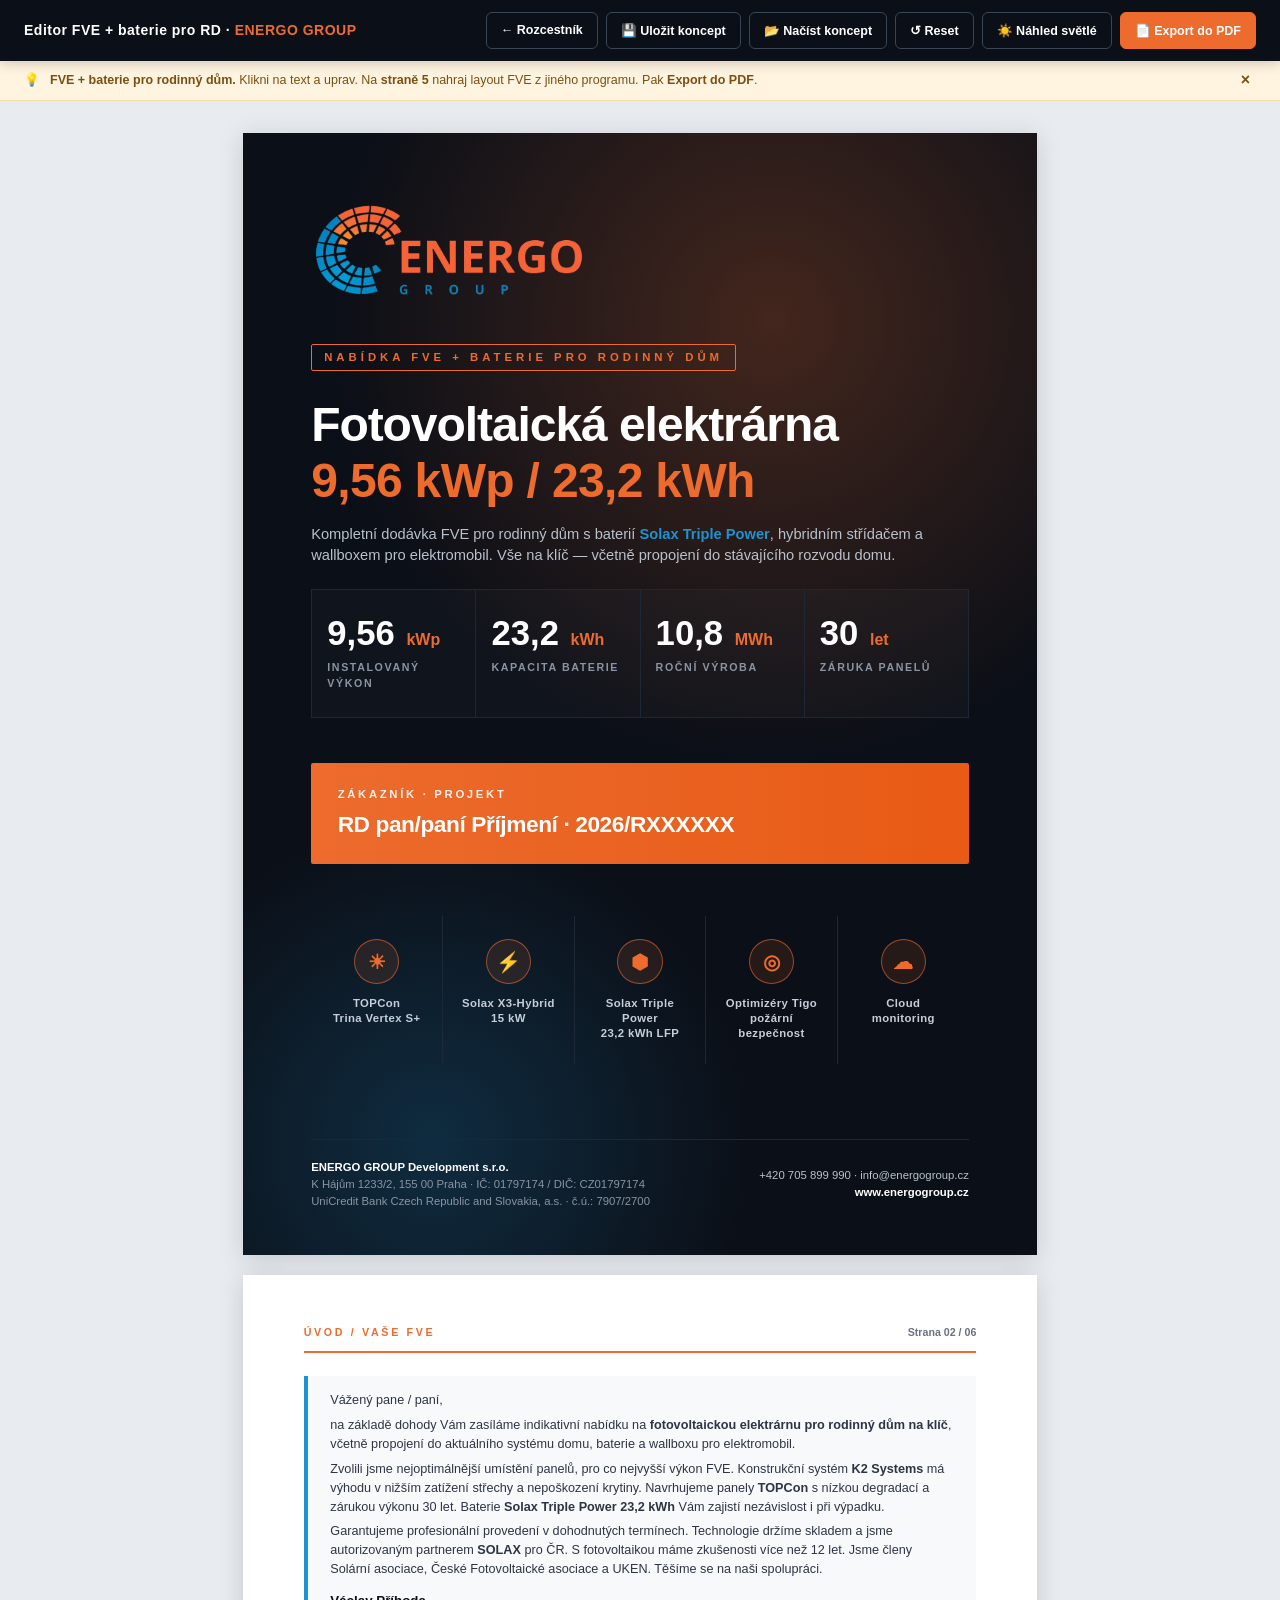
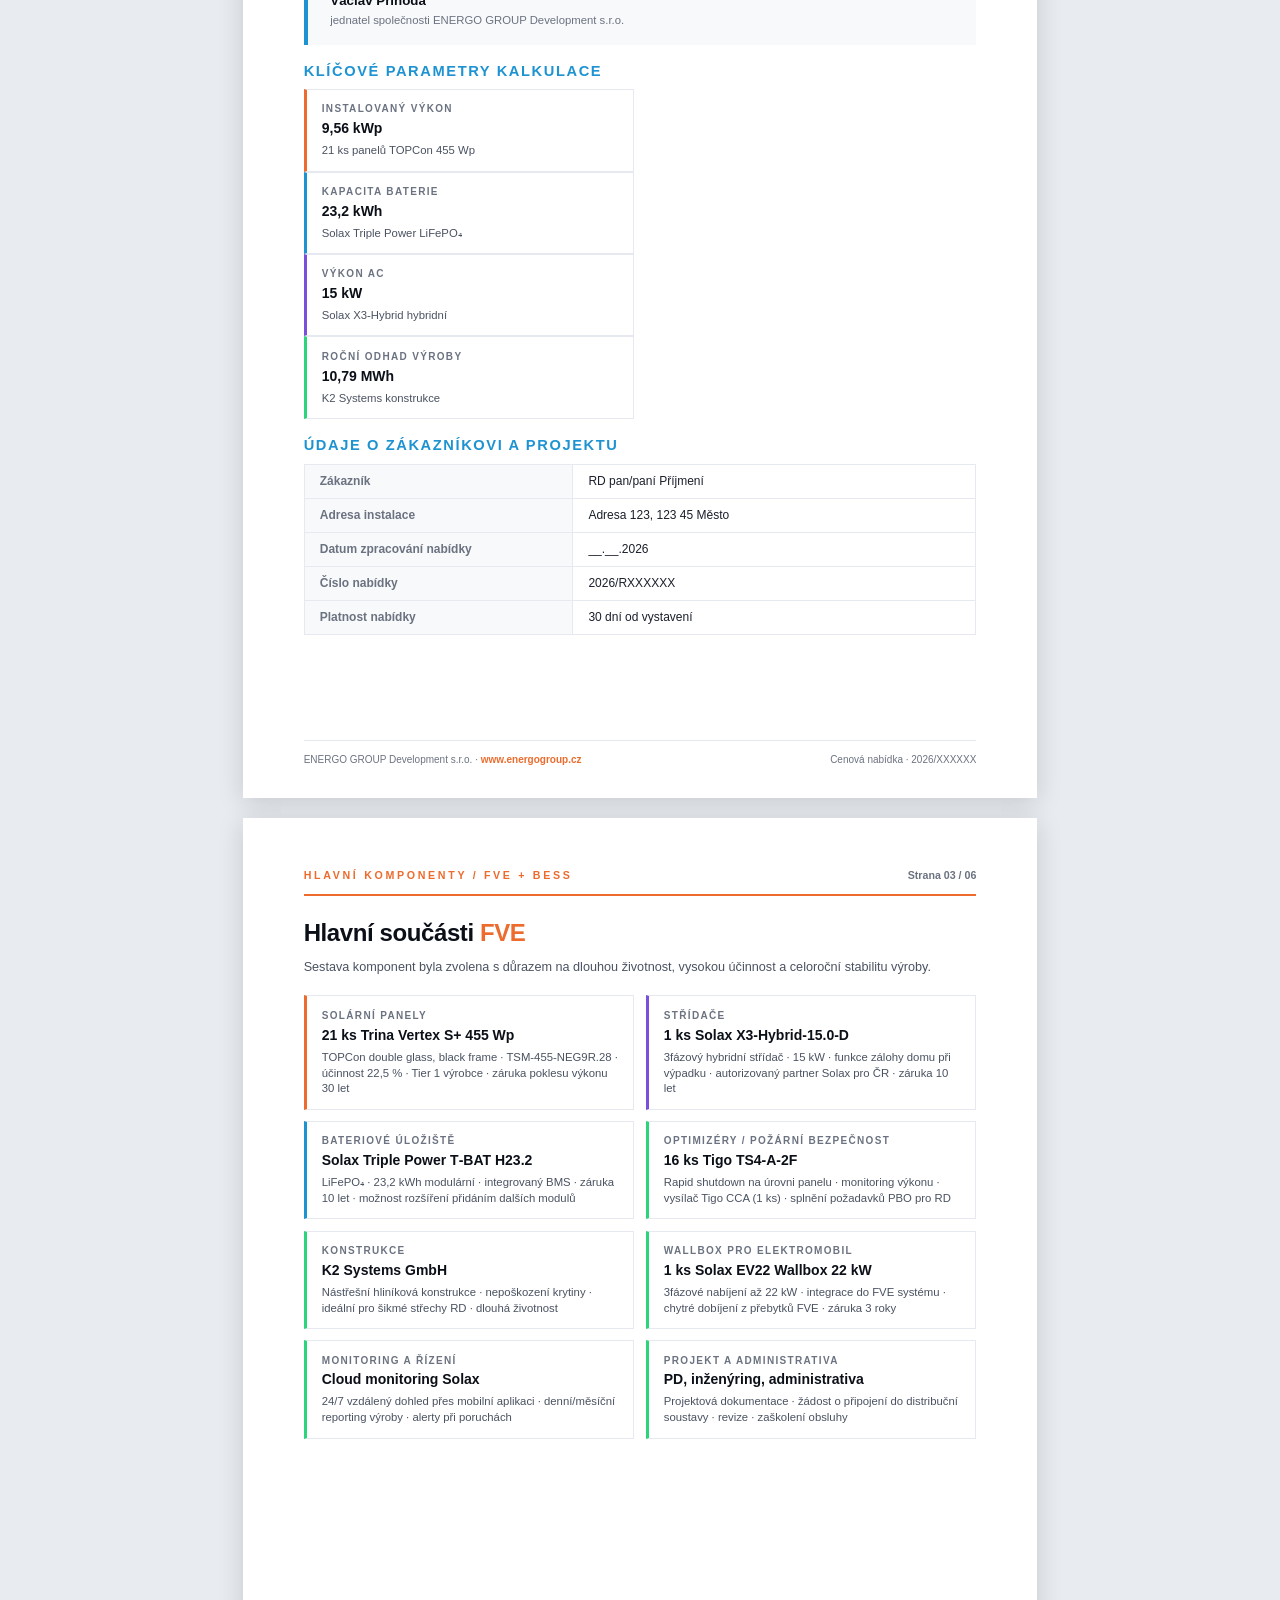
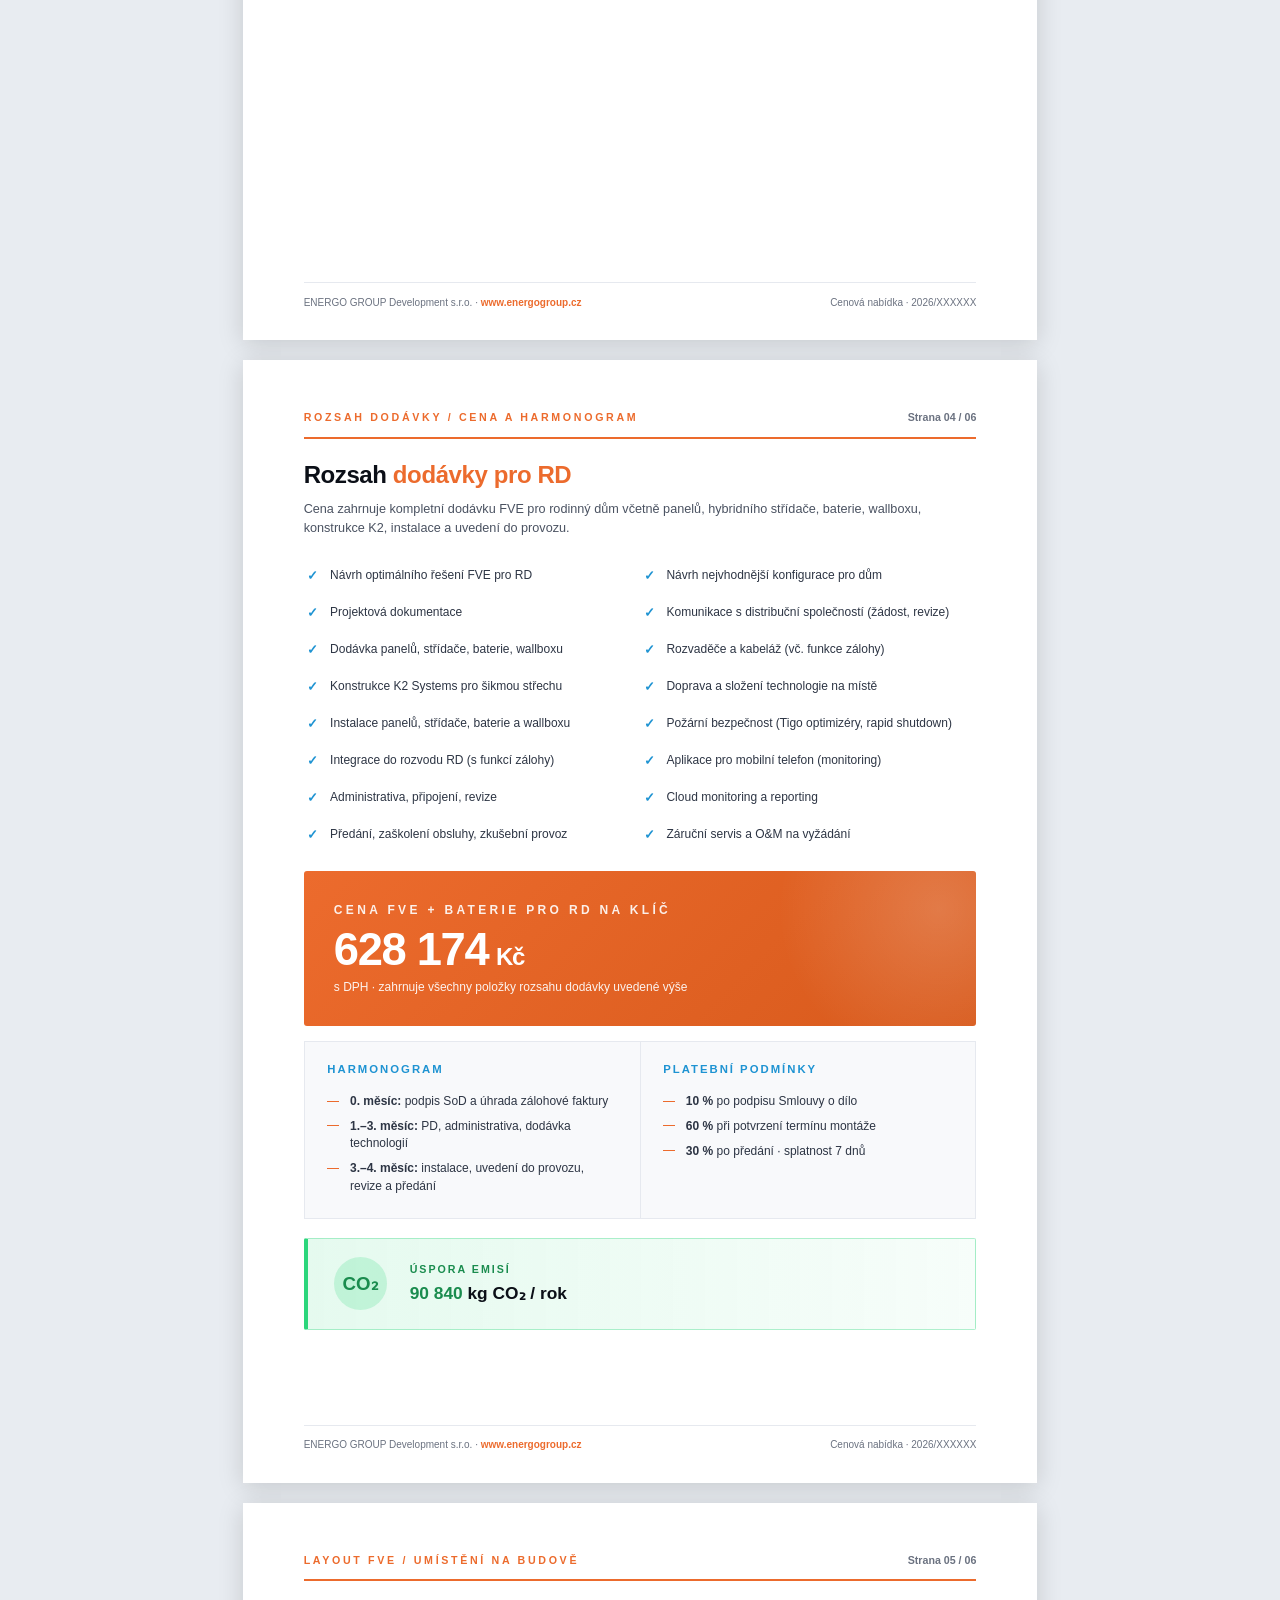
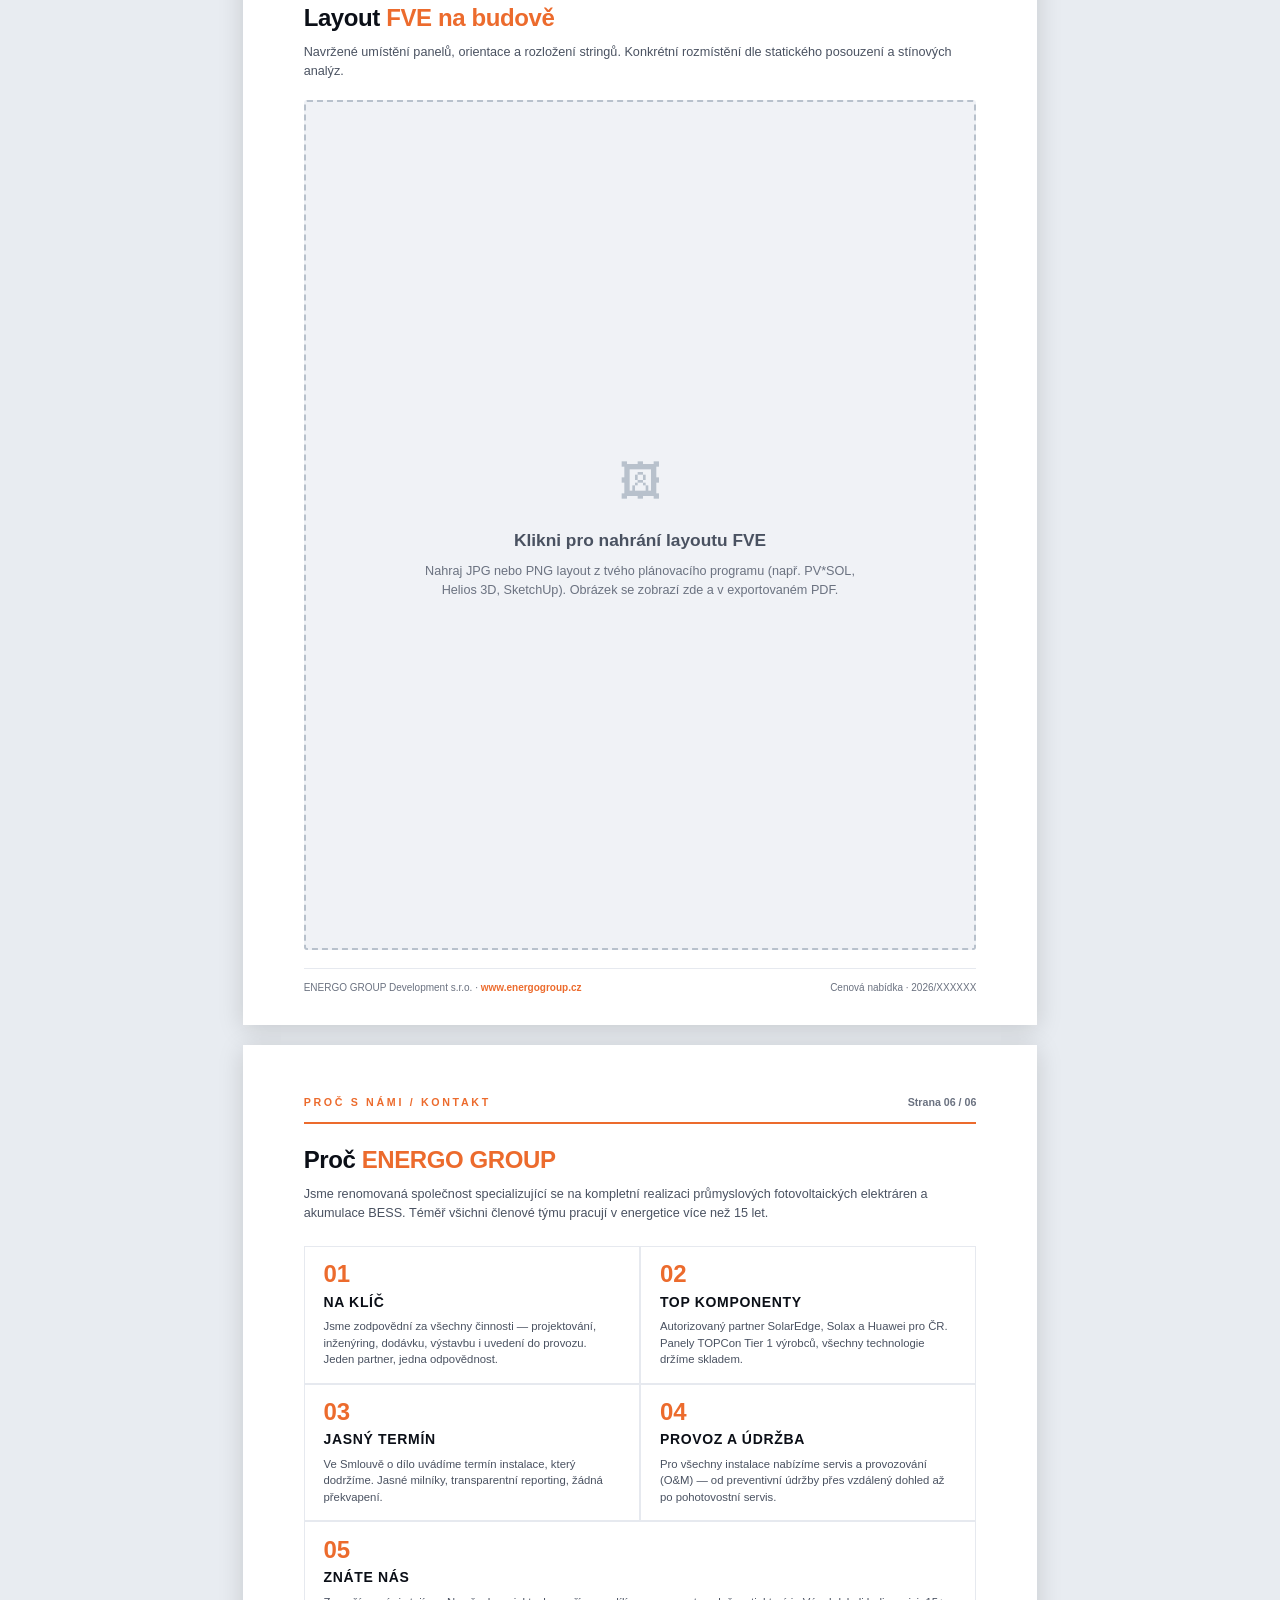
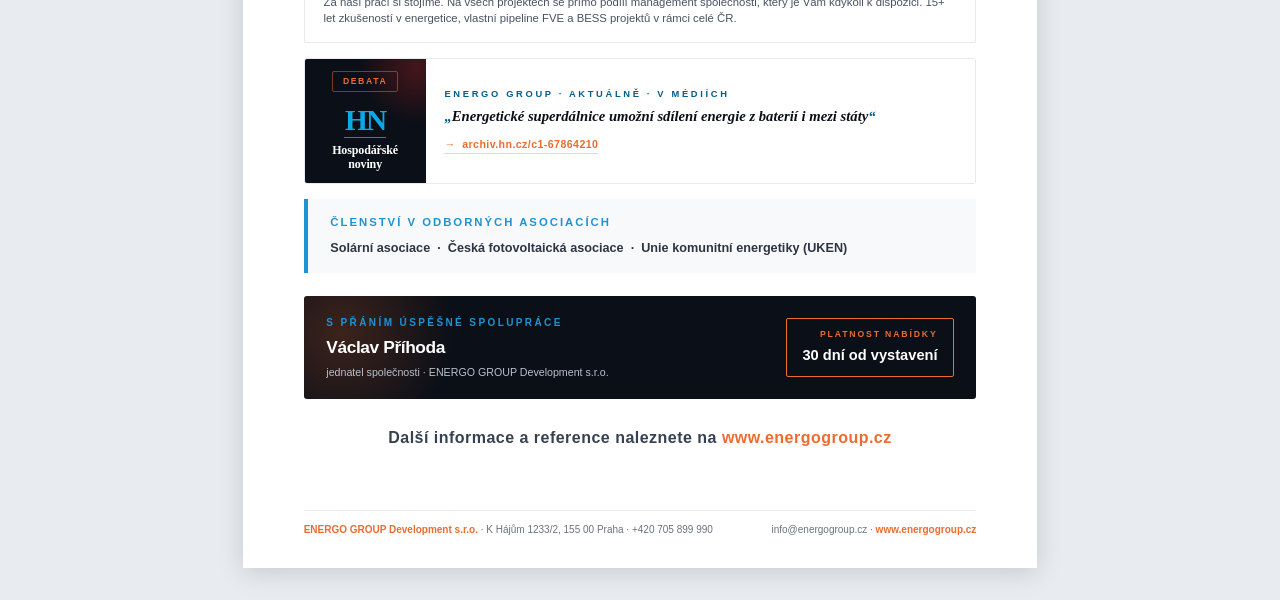
<file: fve-baterie-rd.html>
<!DOCTYPE html>

<html lang="cs">
<head>
<meta charset="utf-8"/>
<meta content="width=device-width, initial-scale=1" name="viewport"/>
<title>Cenová nabídka FVE + baterie pro RD – ENERGO GROUP</title>
<link rel="stylesheet" href="assets/light-mode.css">
<style>
  @page {
    size: A4;
    margin: 0;
  }
  * { margin: 0; padding: 0; box-sizing: border-box; }

  body {
    font-family: "Helvetica Neue", Helvetica, Arial, sans-serif;
    color: #1A1F2B;
    font-size: 10pt;
    line-height: 1.5;
    -webkit-print-color-adjust: exact;
    print-color-adjust: exact;
    background: #E8ECF1;
  }

  /* =================== TOOLBAR (NO PRINT) =================== */
  .toolbar {
    position: sticky;
    top: 0;
    z-index: 100;
    background: #0B0F17;
    color: #fff;
    padding: 12px 24px;
    display: flex;
    align-items: center;
    justify-content: space-between;
    gap: 16px;
    box-shadow: 0 2px 12px rgba(0,0,0,0.2);
    flex-wrap: wrap;
  }
  .toolbar-title {
    font-size: 14px;
    font-weight: 700;
    letter-spacing: 0.5px;
  }
  .toolbar-title .accent { color: #EC6B2D; }
  .toolbar-btns {
    display: flex;
    gap: 8px;
    flex-wrap: wrap;
  }
  .tb-btn {
    background: #1E2735;
    color: #fff;
    border: 1px solid #2A3547;
    padding: 8px 14px;
    border-radius: 6px;
    font-size: 12.5px;
    font-weight: 600;
    cursor: pointer;
    transition: all 0.15s;
    font-family: inherit;
  }
  .tb-btn:hover { background: #2A3547; transform: translateY(-1px); }
  .tb-btn.primary { background: #EC6B2D; border-color: #EC6B2D; }
  .tb-btn.primary:hover { background: #D85A1C; }
  .tb-btn.ghost { background: transparent; border-color: #3A4556; }
  .tb-btn.ghost:hover { background: #1E2735; }

  .help-hint {
    background: #FFF4E0;
    color: #7A4F12;
    padding: 10px 24px;
    font-size: 12.5px;
    border-bottom: 1px solid #F5DFA8;
    display: flex;
    align-items: center;
    gap: 10px;
  }
  .help-hint .dismiss {
    margin-left: auto;
    background: none;
    border: none;
    cursor: pointer;
    color: #7A4F12;
    font-size: 16px;
    font-weight: 700;
    padding: 0 6px;
  }

  .canvas {
    padding: 32px 16px;
    display: flex;
    flex-direction: column;
    align-items: center;
    gap: 20px;
  }

  /* Edit feedback */
  [contenteditable="true"] {
    outline: none;
    transition: background 0.15s, box-shadow 0.15s;
    border-radius: 2px;
  }
  [contenteditable="true"]:hover {
    background: rgba(236, 107, 45, 0.08);
    box-shadow: 0 0 0 2px rgba(236, 107, 45, 0.25);
  }
  [contenteditable="true"]:focus {
    background: rgba(236, 107, 45, 0.12);
    box-shadow: 0 0 0 2px rgba(236, 107, 45, 0.55);
  }

  .editable-img {
    cursor: pointer;
    position: relative;
    transition: all 0.15s;
  }
  .editable-img::after {
    content: "📷 Klikni pro nahrání vlastní fotky";
    position: absolute;
    top: 50%;
    left: 50%;
    transform: translate(-50%, -50%);
    background: rgba(0,0,0,0.85);
    color: #fff;
    padding: 10px 18px;
    border-radius: 20px;
    font-size: 12px;
    font-weight: 600;
    opacity: 0;
    transition: opacity 0.2s;
    pointer-events: none;
    white-space: nowrap;
  }
  .editable-img:hover::after { opacity: 1; }

  /* =================== PAGE BASE =================== */
  .page {
    width: 210mm;
    height: 297mm;
    position: relative;
    overflow: hidden;
    background: #ffffff;
    box-shadow: 0 4px 24px rgba(0, 0, 0, 0.15);
  }

  /* =================== PAGE 1 - COVER =================== */
  .cover {
    background: #0B0F17;
    color: #ffffff;
    padding: 18mm 18mm 14mm 18mm;
  }

  .cover::before {
    content: "";
    position: absolute;
    top: -100mm;
    right: -80mm;
    width: 300mm;
    height: 300mm;
    background: radial-gradient(circle, rgba(236,107,45,0.25) 0%, rgba(236,107,45,0) 55%);
    z-index: 0;
    pointer-events: none;
  }
  .cover::after {
    content: "";
    position: absolute;
    bottom: -80mm;
    left: -60mm;
    width: 220mm;
    height: 220mm;
    background: radial-gradient(circle, rgba(30,147,210,0.22) 0%, rgba(30,147,210,0) 55%);
    z-index: 0;
    pointer-events: none;
  }

  .cover-inner { position: relative; z-index: 2; height: 100%; }

  .logo-bar {
    display: block;
    height: 26mm;
    margin-bottom: 12mm;
  }
  .logo-bar img { height: 100%; display: block; }

  .label-tag {
    display: inline-block;
    font-size: 8.5pt;
    letter-spacing: 3pt;
    font-weight: 700;
    color: #EC6B2D;
    text-transform: uppercase;
    padding: 4px 12px;
    border: 1.5px solid #EC6B2D;
    border-radius: 2px;
    margin-bottom: 8mm;
  }

  .cover-title {
    font-size: 36pt;
    font-weight: 900;
    line-height: 1;
    letter-spacing: -0.8pt;
    margin-bottom: 5mm;
    color: #ffffff;
  }
  .cover-title > span:first-child { display: block; margin-bottom: 2mm; }
  .cover-title .accent {
    color: #EC6B2D;
    display: block;
    font-size: 36pt;
    letter-spacing: -0.5pt;
  }
  .cover-title .accent .kw-small {
    font-size: 22pt;
    letter-spacing: 0;
    vertical-align: baseline;
    margin-right: 2mm;
  }

  .cover-subtitle {
    font-size: 11pt;
    font-weight: 400;
    color: #B8C1CC;
    line-height: 1.45;
    margin-bottom: 6mm;
    max-width: 165mm;
  }
  .cover-subtitle strong { color: #1E93D2; font-weight: 700; }

  .stats-grid {
    width: 100%;
    margin-top: 2mm;
    border-collapse: collapse;
  }
  .stats-grid td {
    width: 25%;
    padding: 7mm 4mm;
    border: 1px solid #1E2735;
    vertical-align: top;
    background: rgba(255,255,255,0.02);
  }
  .stat-num {
    font-size: 26pt;
    font-weight: 800;
    color: #ffffff;
    line-height: 1;
    margin-bottom: 2mm;
  }
  .stat-num .unit { font-size: 12pt; color: #EC6B2D; font-weight: 600; margin-left: 2px; }
  .stat-lbl {
    font-size: 8pt;
    color: #8A94A3;
    text-transform: uppercase;
    letter-spacing: 1.2pt;
    font-weight: 600;
  }

  .project-bar {
    margin-top: 12mm;
    background: linear-gradient(90deg, #EC6B2D 0%, #E85A15 100%);
    padding: 6mm 7mm;
    color: #ffffff;
    border-radius: 2px;
  }
  .project-bar .lead {
    font-size: 8.5pt;
    text-transform: uppercase;
    letter-spacing: 2pt;
    font-weight: 600;
    opacity: 0.9;
    margin-bottom: 1mm;
  }
  .project-bar .name {
    font-size: 17pt;
    font-weight: 800;
    letter-spacing: -0.3pt;
  }

  .highlights {
    width: 100%;
    margin-top: 14mm;
    border-collapse: collapse;
  }
  .highlights td {
    width: 20%;
    padding: 6mm 3mm;
    text-align: center;
    vertical-align: top;
    border-left: 1px solid #1E2735;
  }
  .highlights td:first-child { border-left: none; }
  .hl-ico {
    display: inline-block;
    width: 12mm;
    height: 12mm;
    line-height: 12mm;
    background: rgba(236,107,45,0.12);
    color: #EC6B2D;
    border: 1.5px solid rgba(236,107,45,0.6);
    border-radius: 50%;
    font-size: 15pt;
    font-weight: 700;
    margin-bottom: 3mm;
  }
  .hl-t {
    font-size: 8.5pt;
    color: #C6CED9;
    font-weight: 600;
    line-height: 1.35;
    letter-spacing: 0.3pt;
  }

  .cover-footer {
    position: absolute;
    bottom: 12mm;
    left: 18mm;
    right: 18mm;
    z-index: 2;
    display: table;
    width: calc(100% - 36mm);
    border-top: 1px solid #1E2735;
    padding-top: 5mm;
  }
  .cover-footer > div {
    display: table-cell;
    vertical-align: middle;
    font-size: 8.5pt;
    color: #8A94A3;
  }
  .cover-footer .right { text-align: right; color: #B8C1CC; }
  .cover-footer strong { color: #ffffff; }

  /* =================== SHARED PAGE STYLES =================== */
  .sheet {
    background: #ffffff;
    padding: 13mm 16mm 12mm 16mm;
    color: #1A1F2B;
  }

  .page-header {
    display: table;
    width: 100%;
    margin-bottom: 6mm;
    padding-bottom: 3mm;
    border-bottom: 2px solid #EC6B2D;
  }
  .page-header .ph-left {
    display: table-cell;
    vertical-align: middle;
    font-size: 8pt;
    color: #6B7280;
    text-transform: uppercase;
    letter-spacing: 2pt;
    font-weight: 600;
  }
  .page-header .ph-left span { color: #EC6B2D; }
  .page-header .ph-right {
    display: table-cell;
    vertical-align: middle;
    text-align: right;
    font-size: 8pt;
    color: #6B7280;
    font-weight: 600;
  }

  h2.section {
    font-size: 18pt;
    font-weight: 800;
    color: #0B0F17;
    letter-spacing: -0.3pt;
    margin-bottom: 3mm;
    line-height: 1.15;
  }
  h2.section .accent { color: #EC6B2D; }

  h3.sub {
    font-size: 11pt;
    font-weight: 700;
    color: #1E93D2;
    text-transform: uppercase;
    letter-spacing: 1.2pt;
    margin: 2.5mm 0 2mm 0;
  }

  p { margin-bottom: 2.5mm; }

  .intro-letter {
    background: #F8F9FB;
    border-left: 4px solid #1E93D2;
    padding: 4mm 6mm;
    margin-bottom: 4mm;
    font-size: 9.5pt;
    color: #2D3544;
    line-height: 1.5;
  }
  .intro-letter p { margin-bottom: 1.5mm; }
  .intro-letter .signature {
    margin-top: 3mm;
    font-weight: 700;
    color: #0B0F17;
    font-size: 10pt;
  }
  .intro-letter .signature .role {
    display: block;
    font-weight: 400;
    font-size: 8.5pt;
    color: #6B7280;
    margin-top: 0.5mm;
  }

  /* ========== KOMPONENTY - KARTY ========== */
  .comp-grid {
    display: grid;
    grid-template-columns: repeat(2, 1fr);
    gap: 3mm;
    margin-bottom: 4mm;
  }
  .comp-card {
    background: #ffffff;
    border: 1px solid #E6E9EF;
    border-left: 3px solid #EC6B2D;
    padding: 3mm 4mm;
    position: relative;
  }
  .comp-card.battery { border-left-color: #1E93D2; }
  .comp-card.panel { border-left-color: #EC6B2D; }
  .comp-card.inverter { border-left-color: #7A4FDB; }
  .comp-card.misc { border-left-color: #2BD67B; }

  .comp-label {
    font-size: 7.5pt;
    color: #6B7280;
    text-transform: uppercase;
    letter-spacing: 1pt;
    font-weight: 600;
    margin-bottom: 1mm;
  }
  .comp-name {
    font-size: 10.5pt;
    font-weight: 700;
    color: #0B0F17;
    line-height: 1.25;
    margin-bottom: 1.5mm;
  }
  .comp-specs {
    font-size: 8.5pt;
    color: #4A5261;
    line-height: 1.4;
  }
  .comp-specs .count {
    display: inline-block;
    font-weight: 700;
    color: #EC6B2D;
    margin-right: 3px;
  }

  .scope-table {
    width: 100%;
    border-collapse: collapse;
  }
  .scope-table td {
    width: 50%;
    padding: 2.5mm 3mm 2.5mm 7mm;
    vertical-align: top;
    font-size: 9pt;
    color: #2D3544;
    position: relative;
  }
  .scope-table td::before {
    content: "✓";
    position: absolute;
    left: 1mm;
    top: 2.5mm;
    color: #1E93D2;
    font-weight: 700;
    font-size: 10pt;
  }

  .price-box {
    background: linear-gradient(135deg, #EC6B2D 0%, #D85A1C 100%);
    color: #ffffff;
    padding: 8mm 8mm;
    margin: 5mm 0 4mm 0;
    position: relative;
    overflow: hidden;
    border-radius: 3px;
  }
  .price-box::before {
    content: "";
    position: absolute;
    top: -40mm;
    right: -40mm;
    width: 100mm;
    height: 100mm;
    background: radial-gradient(circle, rgba(255,255,255,0.18) 0%, rgba(255,255,255,0) 60%);
    pointer-events: none;
  }
  .price-box-inner { position: relative; z-index: 2; }
  .price-label {
    font-size: 9pt;
    text-transform: uppercase;
    letter-spacing: 2.5pt;
    font-weight: 600;
    opacity: 0.9;
    margin-bottom: 2mm;
  }
  .price-amount {
    font-size: 34pt;
    font-weight: 900;
    letter-spacing: -1pt;
    line-height: 1;
    margin-bottom: 1.5mm;
  }
  .price-amount .currency { font-size: 18pt; font-weight: 700; margin-left: 2mm; }
  .price-note { font-size: 9pt; opacity: 0.92; }

  .terms-block {
    width: 100%;
    border-collapse: collapse;
    margin-bottom: 5mm;
  }
  .terms-block td {
    width: 50%;
    padding: 5mm 6mm;
    vertical-align: top;
    border: 1px solid #E6E9EF;
    background: #F8F9FB;
  }
  .terms-title {
    font-size: 8.5pt;
    text-transform: uppercase;
    letter-spacing: 1.5pt;
    font-weight: 700;
    color: #1E93D2;
    margin-bottom: 3mm;
  }
  .terms-list { list-style: none; padding: 0; margin: 0; }
  .terms-list li {
    padding: 1mm 0 1mm 6mm;
    font-size: 9pt;
    color: #2D3544;
    position: relative;
    line-height: 1.45;
  }
  .terms-list li::before {
    content: "";
    position: absolute;
    left: 0;
    top: 3mm;
    width: 3mm;
    height: 1px;
    background: #EC6B2D;
  }

  /* ========== CO2 BANNER ========== */
  .co2-banner {
    margin-top: 4mm;
    padding: 5mm 7mm;
    background: linear-gradient(90deg, rgba(43,214,123,0.12) 0%, rgba(43,214,123,0.04) 100%);
    border: 1px solid rgba(43,214,123,0.35);
    border-left: 4px solid #2BD67B;
    border-radius: 2px;
    display: flex;
    align-items: center;
    gap: 6mm;
  }
  .co2-icon {
    flex-shrink: 0;
    width: 14mm;
    height: 14mm;
    border-radius: 50%;
    background: rgba(43,214,123,0.2);
    display: flex;
    align-items: center;
    justify-content: center;
    color: #1A8C4E;
    font-size: 14pt;
    font-weight: 700;
  }
  .co2-text {
    flex: 1;
  }
  .co2-label {
    font-size: 8pt;
    text-transform: uppercase;
    letter-spacing: 1.5pt;
    color: #1A8C4E;
    font-weight: 700;
    margin-bottom: 1mm;
  }
  .co2-value {
    font-size: 13pt;
    font-weight: 800;
    color: #0B0F17;
  }
  .co2-value .num { color: #1A8C4E; }

  /* ========== LAYOUT PAGE ========== */
  .layout-page {
    padding: 13mm 16mm 12mm 16mm;
  }
  .layout-frame {
    width: 100%;
    height: 225mm;
    background: #F0F2F6;
    border: 2px dashed #B8C1CC;
    border-radius: 3px;
    position: relative;
    overflow: hidden;
    display: flex;
    align-items: center;
    justify-content: center;
    cursor: pointer;
    transition: all 0.15s;
  }
  .layout-frame:hover {
    border-color: #EC6B2D;
    background: rgba(236,107,45,0.04);
  }
  .layout-frame img {
    max-width: 100%;
    max-height: 100%;
    object-fit: contain;
    display: block;
  }
  .layout-placeholder {
    text-align: center;
    color: #6B7280;
  }
  .layout-placeholder .lph-icon {
    font-size: 32pt;
    color: #B8C1CC;
    margin-bottom: 4mm;
  }
  .layout-placeholder .lph-title {
    font-size: 13pt;
    font-weight: 700;
    color: #4A5261;
    margin-bottom: 2mm;
  }
  .layout-placeholder .lph-desc {
    font-size: 9.5pt;
    color: #6B7280;
    max-width: 120mm;
    margin: 0 auto;
  }

  /* ========== WHY US ========== */
  .why-grid {
    width: 100%;
    border-collapse: separate;
    border-spacing: 0;
    margin-bottom: 4mm;
  }
  .why-grid td {
    width: 50%;
    padding: 4mm 5mm;
    vertical-align: top;
    border: 1px solid #E6E9EF;
    background: #ffffff;
  }
  .why-num {
    display: inline-block;
    font-size: 18pt;
    font-weight: 900;
    color: #EC6B2D;
    line-height: 1;
    margin-bottom: 1.5mm;
  }
  .why-title {
    font-size: 10.5pt;
    font-weight: 800;
    color: #0B0F17;
    text-transform: uppercase;
    letter-spacing: 0.5pt;
    margin-bottom: 1.5mm;
  }
  .why-desc { font-size: 8.5pt; color: #4A5261; line-height: 1.45; }

  .memberships {
    background: #F8F9FB;
    padding: 4mm 6mm;
    margin-bottom: 4mm;
    border-left: 4px solid #1E93D2;
  }
  .memberships .m-title {
    font-size: 8.5pt;
    text-transform: uppercase;
    letter-spacing: 1.5pt;
    font-weight: 700;
    color: #1E93D2;
    margin-bottom: 2mm;
  }
  .memberships .m-list { font-size: 9.5pt; color: #2D3544; font-weight: 600; }

  .signoff {
    background: #0B0F17;
    color: #ffffff;
    padding: 5mm 6mm;
    margin-top: 6mm;
    border-radius: 3px;
    position: relative;
    overflow: hidden;
  }
  .signoff::before {
    content: "";
    position: absolute;
    top: -25mm;
    left: -25mm;
    width: 70mm;
    height: 70mm;
    background: radial-gradient(circle, rgba(236,107,45,0.22) 0%, rgba(236,107,45,0) 60%);
    pointer-events: none;
  }
  .signoff-inner { position: relative; z-index: 2; display: table; width: 100%; }
  .signoff-left, .signoff-right {
    display: table-cell;
    vertical-align: middle;
  }
  .signoff-left { width: 60%; }
  .signoff-right { width: 40%; text-align: right; }
  .sign-title {
    font-size: 7.5pt;
    color: #1E93D2;
    text-transform: uppercase;
    letter-spacing: 1.8pt;
    font-weight: 700;
    margin-bottom: 1.5mm;
  }
  .sign-name {
    font-size: 13pt;
    font-weight: 800;
    color: #ffffff;
    letter-spacing: -0.3pt;
    margin-bottom: 0.8mm;
  }
  .sign-role { font-size: 8pt; color: #B8C1CC; }
  .validity-tag {
    display: inline-block;
    border: 1.2px solid #EC6B2D;
    padding: 2.5mm 4mm;
    border-radius: 2px;
  }
  .validity-tag .v-label {
    display: block;
    font-size: 6.5pt;
    text-transform: uppercase;
    letter-spacing: 1.4pt;
    color: #EC6B2D;
    font-weight: 700;
    margin-bottom: 0.8mm;
  }
  .validity-tag .v-date {
    font-size: 11pt;
    font-weight: 800;
    color: #ffffff;
  }

  .page-footer {
    position: absolute;
    bottom: 8mm;
    left: 16mm;
    right: 16mm;
    padding-top: 3mm;
    border-top: 1px solid #E6E9EF;
    display: table;
    width: calc(100% - 32mm);
    font-size: 7.5pt;
    color: #6B7280;
  }
  .page-footer > div { display: table-cell; vertical-align: middle; }
  .page-footer .pf-right { text-align: right; }
  .page-footer strong { color: #EC6B2D; }


  /* Media feature (press mention) - compact strip */
  .media-feature {
    display: table;
    width: 100%;
    margin-bottom: 4mm;
    border: 1px solid #E6E9EF;
    border-radius: 3px;
    overflow: hidden;
    table-layout: fixed;
  }
  .mf-left {
    display: table-cell;
    width: 32mm;
    padding: 3mm 4mm;
    background: #0B0F17;
    color: #ffffff;
    vertical-align: middle;
    text-align: center;
    position: relative;
    overflow: hidden;
  }
  .mf-left::before {
    content: "";
    position: absolute;
    top: -15mm;
    right: -15mm;
    width: 35mm;
    height: 35mm;
    background: radial-gradient(circle, rgba(139, 30, 30, 0.45) 0%, rgba(139, 30, 30, 0) 60%);
    pointer-events: none;
  }
  .mf-badge-tag {
    position: relative;
    z-index: 2;
    display: inline-block;
    font-size: 6.5pt;
    font-weight: 700;
    color: #EC6B2D;
    text-transform: uppercase;
    letter-spacing: 1.2pt;
    border: 1px solid rgba(236,107,45,0.5);
    padding: 0.8mm 2.5mm;
    border-radius: 2px;
    margin-bottom: 2mm;
  }
  .mf-brand {
    position: relative;
    z-index: 2;
    font-family: Georgia, 'Times New Roman', serif;
    font-size: 9pt;
    font-weight: 700;
    color: #ffffff;
    line-height: 1.2;
    letter-spacing: -0.1pt;
  }
  .hn-masthead {
    position: relative;
    z-index: 2;
    margin-top: 2mm;
    text-align: center;
  }
  .hn-mark {
    font-family: Georgia, 'Times New Roman', serif;
    font-weight: 900;
    font-size: 22pt;
    color: #0AAAE6;
    letter-spacing: -1.5pt;
    line-height: 0.95;
    margin-bottom: 0.6mm;
  }
  .hn-divider {
    width: 11mm;
    height: 1px;
    background: #0AAAE6;
    margin: 0 auto 1.2mm auto;
    opacity: 0.8;
  }
  .mf-right {
    display: table-cell;
    padding: 4mm 5mm;
    vertical-align: middle;
    background: #ffffff;
  }
  .mf-overline {
    font-size: 7pt;
    color: #005E8C;
    text-transform: uppercase;
    letter-spacing: 2pt;
    font-weight: 700;
    margin-bottom: 1.5mm;
  }
  .mf-title {
    font-family: Georgia, 'Times New Roman', serif;
    font-size: 11pt;
    font-weight: 700;
    color: #0B0F17;
    line-height: 1.3;
    font-style: italic;
    margin-bottom: 2mm;
  }
  .mf-title::before { content: "„"; color: #005E8C; }
  .mf-title::after  { content: "\201C"; color: #005E8C; }
  .mf-link {
    display: inline-block;
    font-size: 8pt;
    color: #EC6B2D;
    font-weight: 700;
    text-decoration: none;
    letter-spacing: 0.3pt;
    border-bottom: 1px solid rgba(236,107,45,0.3);
    padding-bottom: 1px;
  }
  .mf-link:hover { color: #D85A1C; border-bottom-color: #EC6B2D; }

  .website-ref {
    margin-top: 7mm;
    margin-bottom: 3mm;
    text-align: center;
    font-size: 12pt;
    font-weight: 600;
    color: #374151;
    letter-spacing: 0.03em;
  }
  .website-ref a {
    color: #EC6B2D;
    text-decoration: none;
    font-weight: 700;
  }


  /* RD price block — multi-line (např. pro slevy) */
  .price-rd-block {
    margin: 5mm 0 4mm 0;
    border-radius: 3px;
    overflow: hidden;
    border: 1px solid #E6E9EF;
  }
  .price-rd-line {
    display: flex;
    align-items: center;
    justify-content: space-between;
    padding: 4mm 7mm;
    border-bottom: 1px solid #E6E9EF;
  }
  .price-rd-line:last-child { border-bottom: none; }
  .price-rd-line .prl-label {
    font-size: 9pt;
    font-weight: 600;
    color: #4A5261;
  }
  .price-rd-line .prl-value {
    font-size: 14pt;
    font-weight: 800;
    color: #0B0F17;
    letter-spacing: -0.3pt;
  }
  .price-rd-line .prl-curr {
    font-size: 9pt;
    font-weight: 600;
    color: #6B7280;
    margin-left: 2mm;
  }
  .price-rd-base {
    background: #F8F9FB;
  }
  .price-rd-discount {
    background: rgba(43,214,123,0.08);
  }
  .price-rd-discount .prl-label { color: #1A8C4E; }
  .price-rd-discount .prl-value { color: #1A8C4E; }
  .price-rd-final {
    background: linear-gradient(135deg, #EC6B2D 0%, #D85A1C 100%);
    padding: 6mm 7mm;
    position: relative;
    overflow: hidden;
  }
  .price-rd-final::before {
    content: "";
    position: absolute;
    top: -40mm;
    right: -40mm;
    width: 100mm;
    height: 100mm;
    background: radial-gradient(circle, rgba(255,255,255,0.18) 0%, rgba(255,255,255,0) 60%);
    pointer-events: none;
  }
  .price-rd-final .prl-label {
    color: #ffffff;
    font-size: 10pt;
    text-transform: uppercase;
    letter-spacing: 1.5pt;
    font-weight: 700;
    position: relative;
    z-index: 2;
  }
  .price-rd-final .prl-value {
    color: #ffffff;
    font-size: 22pt;
    font-weight: 900;
    position: relative;
    z-index: 2;
  }
  .price-rd-final .prl-curr {
    color: rgba(255,255,255,0.85);
    font-size: 11pt;
  }

  /* =================== PRINT =================== */
  @media print {
    html, body {
      background: #fff !important;
      margin: 0 !important;
      padding: 0 !important;
    }
    .no-print { display: none !important; }
    .canvas {
      padding: 0 !important;
      margin: 0 !important;
      gap: 0 !important;
      display: block !important;
    }
    .page {
      box-shadow: none !important;
      margin: 0 !important;
      width: 210mm;
      height: 297mm;
      page-break-after: always;
      page-break-inside: avoid;
      break-after: page;
      overflow: hidden;
    }
    .page:last-child {
      page-break-after: auto;
      break-after: auto;
    }
    [contenteditable="true"]:hover,
    [contenteditable="true"]:focus {
      background: transparent !important;
      box-shadow: none !important;
    }
    .editable-img, .layout-frame { cursor: default !important; }
    .editable-img::after { display: none !important; }
    .layout-frame {
      border-style: solid !important;
      border-color: #E6E9EF !important;
      background: #ffffff !important;
    }
  }

  @media (max-width: 900px) {
    .toolbar { padding: 10px 12px; }
    .toolbar-title { font-size: 12px; }
    .tb-btn { font-size: 11px; padding: 6px 10px; }
    .canvas { padding: 16px 6px; }
    .page { transform: scale(0.95); transform-origin: top center; }
  }
</style>
</head>
<body>
<!-- ================== TOOLBAR ================== -->
<div class="toolbar no-print">
<div class="toolbar-title">Editor FVE + baterie pro RD · <span class="accent">ENERGO GROUP</span></div>
<div class="toolbar-btns">
<a class="tb-btn ghost" href="index.html" style="text-decoration:none;display:inline-flex;align-items:center;">← Rozcestník</a>
<button class="tb-btn ghost" onclick="saveToStorage()">💾 Uložit koncept</button>
<button class="tb-btn ghost" onclick="loadFromStorage()">📂 Načíst koncept</button>
<button class="tb-btn ghost" onclick="resetTemplate()">↺ Reset</button>
<button class="tb-btn ghost" onclick="toggleLightPreview()" id="lightToggleBtn">☀️ Náhled světlé</button>
<button class="tb-btn primary" onclick="exportPdf()">📄 Export do PDF</button>
</div>
</div>
<div class="help-hint no-print" id="helpHint">
<span>💡</span>
<span><strong>FVE + baterie pro rodinný dům.</strong> Klikni na text a uprav. Na <strong>straně 5</strong> nahraj layout FVE z jiného programu. Pak <strong>Export do PDF</strong>.</span>
<button class="dismiss" onclick="document.getElementById('helpHint').style.display='none'">×</button>
</div>
<div class="canvas">
<!-- ==================== PAGE 1 - COVER ==================== -->
<div class="page cover">
<div class="cover-inner">
<div class="logo-bar">
<img alt="ENERGO GROUP" src="assets/logo.png"/>
</div>
<div class="label-tag" contenteditable="true">Nabídka FVE + baterie pro rodinný dům</div>
<div class="cover-title">
<span contenteditable="true">Fotovoltaická elektrárna</span>
<span class="accent" contenteditable="true">9,56 kWp / 23,2 kWh</span>
</div>
<div class="cover-subtitle" contenteditable="true">
      Kompletní dodávka FVE pro rodinný dům s baterií <strong>Solax Triple Power</strong>, hybridním střídačem
      a wallboxem pro elektromobil. Vše na klíč — včetně propojení do stávajícího rozvodu domu.
    </div>
<table cellpadding="0" cellspacing="0" class="stats-grid">
<tr>
<td>
<div class="stat-num"><span contenteditable="true">9,56</span> <span class="unit" contenteditable="true">kWp</span></div>
<div class="stat-lbl" contenteditable="true">Instalovaný výkon</div>
</td>
<td>
<div class="stat-num"><span contenteditable="true">23,2</span> <span class="unit" contenteditable="true">kWh</span></div>
<div class="stat-lbl" contenteditable="true">Kapacita baterie</div>
</td>
<td>
<div class="stat-num"><span contenteditable="true">10,8</span> <span class="unit" contenteditable="true">MWh</span></div>
<div class="stat-lbl" contenteditable="true">Roční výroba</div>
</td>
<td>
<div class="stat-num"><span contenteditable="true">30</span> <span class="unit" contenteditable="true">let</span></div>
<div class="stat-lbl" contenteditable="true">Záruka panelů</div>
</td>
</tr>
</table>
<div class="project-bar">
<div class="lead" contenteditable="true">Zákazník · Projekt</div>
<div class="name" contenteditable="true">RD pan/paní Příjmení · 2026/RXXXXXX</div>
</div>
<table cellpadding="0" cellspacing="0" class="highlights">
<tr>
<td>
<div class="hl-ico">☀</div>
<div class="hl-t" contenteditable="true" data-catalog="panels" data-format="short">TOPCon<br/>Trina Vertex S+</div>
</td>
<td>
<div class="hl-ico">⚡</div>
<div class="hl-t" contenteditable="true" data-catalog="inverters" data-format="short">Solax X3‑Hybrid<br/>15 kW</div>
</td>
<td>
<div class="hl-ico">⬢</div>
<div class="hl-t" contenteditable="true" data-catalog="batteries" data-format="short">Solax Triple Power<br/>23,2 kWh LFP</div>
</td>
<td>
<div class="hl-ico">◎</div>
<div class="hl-t" contenteditable="true" data-catalog="optimizers" data-format="short">Optimizéry Tigo<br/>požární bezpečnost</div>
</td>
<td>
<div class="hl-ico">☁</div>
<div class="hl-t" contenteditable="true">Cloud<br/>monitoring</div>
</td>
</tr>
</table>
</div>
<div class="cover-footer">
<div>
<strong contenteditable="true">ENERGO GROUP Development s.r.o.</strong><br/>
<span contenteditable="true">K Hájům 1233/2, 155 00 Praha  ·  IČ: 01797174 / DIČ: CZ01797174</span><br/>
<span contenteditable="true">UniCredit Bank Czech Republic and Slovakia, a.s.  ·  č.ú.: 7907/2700</span>
</div>
<div class="right">
<span contenteditable="true">+420 705 899 990 · info@energogroup.cz</span><br/>
<strong contenteditable="true">www.energogroup.cz</strong>
</div>
</div>
</div>
<!-- ==================== PAGE 2 - INTRO + KEY PARAMETERS ==================== -->
<div class="page sheet">
<div class="page-header">
<div class="ph-left"><span contenteditable="true">Úvod</span> <span>/</span> <span contenteditable="true">Vaše FVE</span></div>
<div class="ph-right" contenteditable="true">Strana 02 / 06</div>
</div>
<div class="intro-letter">
<p contenteditable="true">Vážený pane / paní,</p>
<p contenteditable="true">na základě dohody Vám zasíláme indikativní nabídku na <strong>fotovoltaickou elektrárnu pro rodinný dům na klíč</strong>,
    včetně propojení do aktuálního systému domu, baterie a wallboxu pro elektromobil.</p>
<p contenteditable="true">Zvolili jsme nejoptimálnější umístění panelů, pro co nejvyšší výkon FVE. Konstrukční systém
    <strong>K2 Systems</strong> má výhodu v nižším zatížení střechy a nepoškození krytiny.
    Navrhujeme panely <strong>TOPCon</strong> s nízkou degradací a zárukou výkonu 30 let.
    Baterie <strong>Solax Triple Power 23,2 kWh</strong> Vám zajistí nezávislost i při výpadku.</p>
<p contenteditable="true">Garantujeme profesionální provedení v dohodnutých termínech. Technologie držíme skladem
    a jsme autorizovaným partnerem <strong>SOLAX</strong> pro ČR. S fotovoltaikou máme zkušenosti
    více než 12 let. Jsme členy Solární asociace, České Fotovoltaické asociace a UKEN.
    Těšíme se na naši spolupráci.</p>
<div class="signature">
<span contenteditable="true">Václav Příhoda</span>
<span class="role" contenteditable="true">jednatel společnosti ENERGO GROUP Development s.r.o.</span>
</div>
</div>
<h3 class="sub" contenteditable="true">Klíčové parametry kalkulace</h3>
<table cellpadding="0" cellspacing="0" class="comp-grid" style="display:grid; grid-template-columns: repeat(2, 1fr); gap:3mm;">
<tr style="display:contents;">
<td class="comp-card panel" style="display:block;">
<div class="comp-label" contenteditable="true">Instalovaný výkon</div>
<div class="comp-name"><span contenteditable="true" data-catalog="panels" data-format="name">9,56 kWp</span></div>
<div class="comp-specs" contenteditable="true" data-catalog="panels" data-format="specs">21 ks panelů TOPCon 455 Wp</div>
</td>
<td class="comp-card battery" style="display:block;">
<div class="comp-label" contenteditable="true">Kapacita baterie</div>
<div class="comp-name"><span contenteditable="true" data-catalog="batteries" data-format="name">23,2 kWh</span></div>
<div class="comp-specs" contenteditable="true" data-catalog="batteries" data-format="specs">Solax Triple Power LiFePO₄</div>
</td>
<td class="comp-card inverter" style="display:block;">
<div class="comp-label" contenteditable="true">Výkon AC</div>
<div class="comp-name"><span contenteditable="true" data-catalog="inverters" data-format="name">15 kW</span></div>
<div class="comp-specs" contenteditable="true" data-catalog="inverters" data-format="specs">Solax X3‑Hybrid hybridní</div>
</td>
<td class="comp-card misc" style="display:block;">
<div class="comp-label" contenteditable="true">Roční odhad výroby</div>
<div class="comp-name"><span contenteditable="true">10,79 MWh</span></div>
<div class="comp-specs" contenteditable="true">K2 Systems konstrukce</div>
</td>
</tr>
</table>
<h3 class="sub" contenteditable="true">Údaje o zákazníkovi a projektu</h3>
<table style="width:100%; border-collapse:collapse; font-size:9pt;">
<tr>
<td contenteditable="true" style="padding:2mm 4mm; border:1px solid #E6E9EF; background:#F8F9FB; width:40%; font-weight:600; color:#6B7280;">Zákazník</td>
<td contenteditable="true" style="padding:2mm 4mm; border:1px solid #E6E9EF;">RD pan/paní Příjmení</td>
</tr>
<tr>
<td contenteditable="true" style="padding:2mm 4mm; border:1px solid #E6E9EF; background:#F8F9FB; font-weight:600; color:#6B7280;">Adresa instalace</td>
<td contenteditable="true" style="padding:2mm 4mm; border:1px solid #E6E9EF;">Adresa 123, 123 45 Město</td>
</tr>
<tr>
<td contenteditable="true" style="padding:2mm 4mm; border:1px solid #E6E9EF; background:#F8F9FB; font-weight:600; color:#6B7280;">Datum zpracování nabídky</td>
<td contenteditable="true" style="padding:2mm 4mm; border:1px solid #E6E9EF;">__.__.2026</td>
</tr>
<tr>
<td contenteditable="true" style="padding:2mm 4mm; border:1px solid #E6E9EF; background:#F8F9FB; font-weight:600; color:#6B7280;">Číslo nabídky</td>
<td contenteditable="true" style="padding:2mm 4mm; border:1px solid #E6E9EF;">2026/RXXXXXX</td>
</tr>
<tr>
<td contenteditable="true" style="padding:2mm 4mm; border:1px solid #E6E9EF; background:#F8F9FB; font-weight:600; color:#6B7280;">Platnost nabídky</td>
<td contenteditable="true" style="padding:2mm 4mm; border:1px solid #E6E9EF;">30 dní od vystavení</td>
</tr>
</table>
<div class="page-footer">
<div><span contenteditable="true">ENERGO GROUP Development s.r.o.</span> · <strong contenteditable="true">www.energogroup.cz</strong></div>
<div class="pf-right" contenteditable="true">Cenová nabídka · 2026/XXXXXX</div>
</div>
</div>
<!-- ==================== PAGE 3 - HLAVNÍ KOMPONENTY ==================== -->
<div class="page sheet">
<div class="page-header">
<div class="ph-left"><span contenteditable="true">Hlavní komponenty</span> <span>/</span> <span contenteditable="true">FVE + BESS</span></div>
<div class="ph-right" contenteditable="true">Strana 03 / 06</div>
</div>
<h2 class="section"><span contenteditable="true">Hlavní součásti</span> <span class="accent" contenteditable="true">FVE</span></h2>
<p contenteditable="true" style="color:#4A5261; font-size:9.5pt; margin-bottom:5mm;">
    Sestava komponent byla zvolena s důrazem na dlouhou životnost, vysokou účinnost
    a celoroční stabilitu výroby.
  </p>
<div class="comp-grid">
<div class="comp-card panel">
<div class="comp-label" contenteditable="true">Solární panely</div>
<div class="comp-name"><span class="count" contenteditable="true">21 ks</span> <span contenteditable="true" data-catalog="panels" data-format="name">Trina Vertex S+ 455 Wp</span></div>
<div class="comp-specs" contenteditable="true" data-catalog="panels" data-format="specs">TOPCon double glass, black frame · TSM‑455‑NEG9R.28 · účinnost 22,5 %
      · Tier 1 výrobce · záruka poklesu výkonu 30 let</div>
</div>
<div class="comp-card inverter">
<div class="comp-label" contenteditable="true">Střídače</div>
<div class="comp-name"><span class="count" contenteditable="true">1 ks</span> <span contenteditable="true" data-catalog="inverters" data-format="name">Solax X3‑Hybrid‑15.0‑D</span></div>
<div class="comp-specs" contenteditable="true" data-catalog="inverters" data-format="specs">3fázový hybridní střídač · 15 kW · funkce zálohy domu při výpadku
      · autorizovaný partner Solax pro ČR · záruka 10 let</div>
</div>
<div class="comp-card battery">
<div class="comp-label" contenteditable="true">Bateriové úložiště</div>
<div class="comp-name"><span contenteditable="true" data-catalog="batteries" data-format="name">Solax Triple Power T‑BAT H23.2</span></div>
<div class="comp-specs" contenteditable="true" data-catalog="batteries" data-format="specs">LiFePO₄ · 23,2 kWh modulární · integrovaný BMS
      · záruka 10 let · možnost rozšíření přidáním dalších modulů</div>
</div>
<div class="comp-card misc">
<div class="comp-label" contenteditable="true">Optimizéry / požární bezpečnost</div>
<div class="comp-name"><span class="count" contenteditable="true">16 ks</span> <span contenteditable="true" data-catalog="optimizers" data-format="name">Tigo TS4‑A‑2F</span></div>
<div class="comp-specs" contenteditable="true" data-catalog="optimizers" data-format="specs">Rapid shutdown na úrovni panelu · monitoring výkonu
      · vysílač Tigo CCA (1 ks) · splnění požadavků PBO pro RD</div>
</div>
<div class="comp-card misc">
<div class="comp-label" contenteditable="true">Konstrukce</div>
<div class="comp-name"><span contenteditable="true" data-catalog="construction" data-format="name">K2 Systems GmbH</span></div>
<div class="comp-specs" contenteditable="true" data-catalog="construction" data-format="specs">Nástřešní hliníková konstrukce · nepoškození krytiny
      · ideální pro šikmé střechy RD · dlouhá životnost</div>
</div>
<div class="comp-card misc">
<div class="comp-label" contenteditable="true">Wallbox pro elektromobil</div>
<div class="comp-name"><span class="count" contenteditable="true">1 ks</span> <span contenteditable="true" data-catalog="wallbox" data-format="name">Solax EV22 Wallbox 22 kW</span></div>
<div class="comp-specs" contenteditable="true" data-catalog="wallbox" data-format="specs">3fázové nabíjení až 22 kW · integrace do FVE systému
      · chytré dobíjení z přebytků FVE · záruka 3 roky</div>
</div>
<div class="comp-card misc">
<div class="comp-label" contenteditable="true">Monitoring a řízení</div>
<div class="comp-name"><span contenteditable="true">Cloud monitoring Solax</span></div>
<div class="comp-specs" contenteditable="true">24/7 vzdálený dohled přes mobilní aplikaci
      · denní/měsíční reporting výroby · alerty při poruchách</div>
</div>
<div class="comp-card misc">
<div class="comp-label" contenteditable="true">Projekt a administrativa</div>
<div class="comp-name"><span contenteditable="true">PD, inženýring, administrativa</span></div>
<div class="comp-specs" contenteditable="true">Projektová dokumentace · žádost o připojení do distribuční soustavy
      · revize · zaškolení obsluhy</div>
</div>
</div>
<div class="page-footer">
<div><span contenteditable="true">ENERGO GROUP Development s.r.o.</span> · <strong contenteditable="true">www.energogroup.cz</strong></div>
<div class="pf-right" contenteditable="true">Cenová nabídka · 2026/XXXXXX</div>
</div>
</div>
<!-- ==================== PAGE 4 - SCOPE + PRICE + PAYMENT ==================== -->
<div class="page sheet">
<div class="page-header">
<div class="ph-left"><span contenteditable="true">Rozsah dodávky</span> <span>/</span> <span contenteditable="true">Cena a harmonogram</span></div>
<div class="ph-right" contenteditable="true">Strana 04 / 06</div>
</div>
<h2 class="section"><span contenteditable="true">Rozsah</span> <span class="accent" contenteditable="true">dodávky pro RD</span></h2>
<p contenteditable="true" style="color:#4A5261; font-size:9.5pt; margin-bottom:5mm;">
    Cena zahrnuje kompletní dodávku FVE pro rodinný dům včetně panelů, hybridního střídače,
    baterie, wallboxu, konstrukce K2, instalace a uvedení do provozu.
  </p>
<table cellpadding="0" cellspacing="0" class="scope-table">
<tr>
<td contenteditable="true">Návrh optimálního řešení FVE pro RD</td>
<td contenteditable="true">Návrh nejvhodnější konfigurace pro dům</td>
</tr>
<tr>
<td contenteditable="true">Projektová dokumentace</td>
<td contenteditable="true">Komunikace s distribuční společností (žádost, revize)</td>
</tr>
<tr>
<td contenteditable="true">Dodávka panelů, střídače, baterie, wallboxu</td>
<td contenteditable="true">Rozvaděče a kabeláž (vč. funkce zálohy)</td>
</tr>
<tr>
<td contenteditable="true">Konstrukce K2 Systems pro šikmou střechu</td>
<td contenteditable="true">Doprava a složení technologie na místě</td>
</tr>
<tr>
<td contenteditable="true">Instalace panelů, střídače, baterie a wallboxu</td>
<td contenteditable="true">Požární bezpečnost (Tigo optimizéry, rapid shutdown)</td>
</tr>
<tr>
<td contenteditable="true">Integrace do rozvodu RD (s funkcí zálohy)</td>
<td contenteditable="true">Aplikace pro mobilní telefon (monitoring)</td>
</tr>
<tr>
<td contenteditable="true">Administrativa, připojení, revize</td>
<td contenteditable="true">Cloud monitoring a reporting</td>
</tr>
<tr>
<td contenteditable="true">Předání, zaškolení obsluhy, zkušební provoz</td>
<td contenteditable="true">Záruční servis a O&amp;M na vyžádání</td>
</tr>
</table>
<div class="price-box">
<div class="price-box-inner">
<div class="price-label" contenteditable="true">Cena FVE + baterie pro RD na klíč</div>
<div class="price-amount"><span contenteditable="true">628 174</span><span class="currency" contenteditable="true">Kč</span></div>
<div class="price-note" contenteditable="true">s DPH · zahrnuje všechny položky rozsahu dodávky uvedené výše</div>
</div>
</div>
<table cellpadding="0" cellspacing="0" class="terms-block">
<tr>
<td>
<div class="terms-title" contenteditable="true">Harmonogram</div>
<ul class="terms-list">
<li contenteditable="true"><strong>0. měsíc:</strong> podpis SoD a úhrada zálohové faktury</li>
<li contenteditable="true"><strong>1.–3. měsíc:</strong> PD, administrativa, dodávka technologií</li>
<li contenteditable="true"><strong>3.–4. měsíc:</strong> instalace, uvedení do provozu, revize a předání</li>
</ul>
</td>
<td>
<div class="terms-title" contenteditable="true">Platební podmínky</div>
<ul class="terms-list">
<li contenteditable="true"><strong>10 %</strong> po podpisu Smlouvy o dílo</li>
<li contenteditable="true"><strong>60 %</strong> při potvrzení termínu montáže</li>
<li contenteditable="true"><strong>30 %</strong> po předání · splatnost 7 dnů</li>
</ul>
</td>
</tr>
</table>
<div class="co2-banner">
<div class="co2-icon">CO₂</div>
<div class="co2-text">
<div class="co2-label" contenteditable="true">Úspora emisí</div>
<div class="co2-value"><span class="num" contenteditable="true">90 840</span> <span contenteditable="true">kg CO₂ / rok</span></div>
</div>
</div>
<div class="page-footer">
<div><span contenteditable="true">ENERGO GROUP Development s.r.o.</span> · <strong contenteditable="true">www.energogroup.cz</strong></div>
<div class="pf-right" contenteditable="true">Cenová nabídka · 2026/XXXXXX</div>
</div>
</div>
<!-- ==================== PAGE 5 - LAYOUT FVE ==================== -->
<div class="page sheet layout-page">
<div class="page-header">
<div class="ph-left"><span contenteditable="true">Layout FVE</span> <span>/</span> <span contenteditable="true">Umístění na budově</span></div>
<div class="ph-right" contenteditable="true">Strana 05 / 06</div>
</div>
<h2 class="section"><span contenteditable="true">Layout</span> <span class="accent" contenteditable="true">FVE na budově</span></h2>
<p contenteditable="true" style="color:#4A5261; font-size:9.5pt; margin-bottom:5mm;">
    Navržené umístění panelů, orientace a rozložení stringů. Konkrétní rozmístění dle
    statického posouzení a stínových analýz.
  </p>
<div class="layout-frame" onclick="uploadLayoutImage(this)" title="Klikni pro nahrání layoutu z jiného programu">
<div class="layout-placeholder" id="layoutPlaceholder">
<div class="lph-icon">🖼</div>
<div class="lph-title">Klikni pro nahrání layoutu FVE</div>
<div class="lph-desc">
        Nahraj JPG nebo PNG layout z tvého plánovacího programu (např. PV*SOL, Helios 3D,
        SketchUp). Obrázek se zobrazí zde a v exportovaném PDF.
      </div>
</div>
</div>
<div class="page-footer">
<div><span contenteditable="true">ENERGO GROUP Development s.r.o.</span> · <strong contenteditable="true">www.energogroup.cz</strong></div>
<div class="pf-right" contenteditable="true">Cenová nabídka · 2026/XXXXXX</div>
</div>
</div>
<!-- ==================== PAGE 6 - WHY US & SIGNATURE ==================== -->
<div class="page sheet">
<div class="page-header">
<div class="ph-left"><span contenteditable="true">Proč s námi</span> <span>/</span> <span contenteditable="true">Kontakt</span></div>
<div class="ph-right" contenteditable="true">Strana 06 / 06</div>
</div>
<h2 class="section"><span contenteditable="true">Proč</span> <span class="accent" contenteditable="true">ENERGO GROUP</span></h2>
<p contenteditable="true" style="color:#4A5261; font-size:9.5pt; margin-bottom:6mm;">
    Jsme renomovaná společnost specializující se na kompletní realizaci průmyslových
    fotovoltaických elektráren a akumulace BESS. Téměř všichni členové týmu pracují
    v energetice více než 15 let.
  </p>
<table cellpadding="0" cellspacing="0" class="why-grid">
<tr>
<td>
<div class="why-num" contenteditable="true">01</div>
<div class="why-title" contenteditable="true">Na klíč</div>
<div class="why-desc" contenteditable="true">
          Jsme zodpovědní za všechny činnosti — projektování, inženýring,
          dodávku, výstavbu i uvedení do provozu. Jeden partner, jedna odpovědnost.
        </div>
</td>
<td>
<div class="why-num" contenteditable="true">02</div>
<div class="why-title" contenteditable="true">TOP komponenty</div>
<div class="why-desc" contenteditable="true">
          Autorizovaný partner SolarEdge, Solax a Huawei pro ČR. Panely TOPCon
          Tier 1 výrobců, všechny technologie držíme skladem.
        </div>
</td>
</tr>
<tr>
<td>
<div class="why-num" contenteditable="true">03</div>
<div class="why-title" contenteditable="true">Jasný termín</div>
<div class="why-desc" contenteditable="true">
          Ve Smlouvě o dílo uvádíme termín instalace, který dodržíme.
          Jasné milníky, transparentní reporting, žádná překvapení.
        </div>
</td>
<td>
<div class="why-num" contenteditable="true">04</div>
<div class="why-title" contenteditable="true">Provoz a údržba</div>
<div class="why-desc" contenteditable="true">
          Pro všechny instalace nabízíme servis a provozování (O&amp;M) — od
          preventivní údržby přes vzdálený dohled až po pohotovostní servis.
        </div>
</td>
</tr>
<tr>
<td colspan="2" style="width:100%;">
<div class="why-num" contenteditable="true">05</div>
<div class="why-title" contenteditable="true">Znáte nás</div>
<div class="why-desc" contenteditable="true">
          Za naší prací si stojíme. Na všech projektech se přímo podílí management
          společnosti, který je Vám kdykoli k dispozici. 15+ let zkušeností v energetice,
          vlastní pipeline FVE a BESS projektů v rámci celé ČR.
        </div>
</td>
</tr>
</table>
<div class="media-feature">
<div class="mf-left">
<div class="mf-badge-tag" contenteditable="true">Debata</div>
<div class="hn-masthead">
<div class="hn-mark">HN</div>
<div class="hn-divider"></div>
<div class="mf-brand" contenteditable="true">Hospodářské noviny</div>
</div>
</div>
<div class="mf-right">
<div class="mf-overline" contenteditable="true">ENERGO GROUP  ·  AKTUÁLNĚ  ·  V MÉDIÍCH</div>
<div class="mf-title" contenteditable="true">Energetické superdálnice umožní sdílení energie z baterií i mezi státy</div>
<a class="mf-link" href="https://archiv.hn.cz/c1-67864210-energeticke-superdalnice-umozni-sdileni-energie-z-baterii-i-mezi-staty" rel="noopener" target="_blank">→  archiv.hn.cz/c1-67864210</a>
</div>
</div>
<div class="memberships">
<div class="m-title" contenteditable="true">Členství v odborných asociacích</div>
<div class="m-list" contenteditable="true">Solární asociace  ·  Česká fotovoltaická asociace  ·  Unie komunitní energetiky (UKEN)</div>
</div>
<div class="signoff">
<div class="signoff-inner">
<div class="signoff-left">
<div class="sign-title" contenteditable="true">S přáním úspěšné spolupráce</div>
<div class="sign-name" contenteditable="true">Václav Příhoda</div>
<div class="sign-role" contenteditable="true">jednatel společnosti · ENERGO GROUP Development s.r.o.</div>
</div>
<div class="signoff-right">
<div class="validity-tag">
<span class="v-label" contenteditable="true">Platnost nabídky</span>
<span class="v-date" contenteditable="true">30 dní od vystavení</span>
</div>
</div>
</div>
</div>
<div class="website-ref">
    Další informace a reference naleznete na <a href="https://www.energogroup.cz" target="_blank">www.energogroup.cz</a>
</div>
<div class="page-footer">
<div>
<strong contenteditable="true">ENERGO GROUP Development s.r.o.</strong> · <span contenteditable="true">K Hájům 1233/2, 155 00 Praha · +420 705 899 990</span>
</div>
<div class="pf-right"><span contenteditable="true">info@energogroup.cz</span> · <strong contenteditable="true">www.energogroup.cz</strong></div>
</div>
</div>
</div><!-- /canvas -->
<!-- ================== SCRIPTS ================== -->
<script>
const STORAGE_KEY = 'energogroup_nabidka_fve_baterie_rd_draft_v1';
const STORAGE_LAYOUT_KEY = 'energogroup_nabidka_fve_baterie_rd_layout_v1';

// ===== Export to PDF with dynamic title =====
function exportPdf() {
  const projectEl = document.querySelector('.project-bar .name');
  const projectRaw = (projectEl && projectEl.innerText ? projectEl.innerText : '').trim();
  const projectClean = projectRaw.replace(/[\/\\]+/g, '-').replace(/\s+/g, ' ') || 'projekt';

  const originalTitle = document.title;
  document.title = `Cenová nabídka FVE+baterie RD – ${projectClean}`;

  const restore = () => {
    document.title = originalTitle;
    window.removeEventListener('afterprint', restore);
  };
  window.addEventListener('afterprint', restore);
  setTimeout(restore, 2000);

  window.print();
}

// Restore layout image on load
window.addEventListener('DOMContentLoaded', () => {
  try {
    const imgData = localStorage.getItem(STORAGE_LAYOUT_KEY);
    if (imgData) {
      replaceLayoutImg(imgData);
    }
  } catch (e) { /* ignore */ }
});

function uploadLayoutImage(el) {
  const input = document.createElement('input');
  input.type = 'file';
  input.accept = 'image/*';
  input.onchange = (e) => {
    const file = e.target.files && e.target.files[0];
    if (!file) return;
    const reader = new FileReader();
    reader.onload = (ev) => {
      const dataUrl = ev.target.result;
      replaceLayoutImg(dataUrl);
      try {
        localStorage.setItem(STORAGE_LAYOUT_KEY, dataUrl);
      } catch (err) {
        alert('Obrázek je příliš velký pro uložení do prohlížeče. Zkus JPG s menší kompresí (<3 MB).');
      }
    };
    reader.readAsDataURL(file);
  };
  input.click();
}

function replaceLayoutImg(dataUrl) {
  const frame = document.querySelector('.layout-frame');
  if (!frame) return;
  // Remove placeholder
  const placeholder = frame.querySelector('#layoutPlaceholder');
  if (placeholder) placeholder.remove();
  // Remove old img
  const old = frame.querySelector('img');
  if (old) old.remove();
  // Add new img
  const img = document.createElement('img');
  img.src = dataUrl;
  img.alt = 'Layout FVE na budově';
  frame.appendChild(img);
}

function saveToStorage() {
  const fields = {};
  document.querySelectorAll('[contenteditable="true"]').forEach((el, i) => {
    fields[i] = el.innerHTML;
  });
  try {
    localStorage.setItem(STORAGE_KEY, JSON.stringify(fields));
    showToast('✓ Koncept uložen do prohlížeče');
  } catch (e) {
    alert('Uložení se nezdařilo: ' + e.message);
  }
}

function loadFromStorage() {
  try {
    const raw = localStorage.getItem(STORAGE_KEY);
    if (!raw) {
      showToast('Žádný uložený koncept nebyl nalezen');
      return;
    }
    const fields = JSON.parse(raw);
    document.querySelectorAll('[contenteditable="true"]').forEach((el, i) => {
      if (fields[i] !== undefined) el.innerHTML = fields[i];
    });
    showToast('✓ Koncept načten');
  } catch (e) {
    alert('Načtení se nezdařilo: ' + e.message);
  }
}

function resetTemplate() {
  if (!confirm('Opravdu chceš vymazat všechny úpravy a vrátit šablonu do výchozího stavu? Tato akce nevratně zahodí změny, které nebyly uloženy.')) return;
  try {
    localStorage.removeItem(STORAGE_KEY);
    localStorage.removeItem(STORAGE_LAYOUT_KEY);
  } catch (e) { /* ignore */ }
  location.reload();
}

function showToast(msg) {
  const t = document.createElement('div');
  t.textContent = msg;
  t.style.cssText = 'position:fixed;bottom:24px;left:50%;transform:translateX(-50%);background:#0B0F17;color:#fff;padding:12px 24px;border-radius:8px;font-size:13px;font-weight:600;box-shadow:0 4px 20px rgba(0,0,0,0.3);z-index:1000;opacity:0;transition:opacity 0.2s;';
  document.body.appendChild(t);
  requestAnimationFrame(() => t.style.opacity = '1');
  setTimeout(() => {
    t.style.opacity = '0';
    setTimeout(() => t.remove(), 300);
  }, 2000);
}

// Prevent weird HTML in single-line editables
document.querySelectorAll('[contenteditable="true"]').forEach(el => {
  const inlineClasses = ['stat-num', 'stat-lbl', 'label-tag', 'project-bar', 'ph-left', 'ph-right', 'sign-title', 'sign-name', 'v-label', 'v-date', 'price-label', 'price-amount', 'terms-title', 'm-title', 'why-num', 'why-title', 'comp-label', 'comp-name', 'co2-label', 'co2-value'];
  if (el.closest && inlineClasses.some(c => el.closest('.' + c))) {
    el.addEventListener('keydown', (e) => {
      if (e.key === 'Enter' && !e.shiftKey) {
        e.preventDefault();
      }
    });
  }
  // Paste as plain text
  el.addEventListener('paste', (e) => {
    e.preventDefault();
    const text = (e.clipboardData || window.clipboardData).getData('text');
    document.execCommand('insertText', false, text);
  });
});

// Dirty flag & beforeunload warn
let isDirty = false;
document.querySelectorAll('[contenteditable="true"]').forEach(el => {
  el.addEventListener('input', () => { isDirty = true; });
});
window.addEventListener('beforeunload', (e) => {
  if (isDirty) {
    e.preventDefault();
    e.returnValue = '';
  }
});
const originalSave = saveToStorage;
saveToStorage = function() { originalSave(); isDirty = false; };
// ============ LIGHT MODE (toggle ovládá náhled i PDF) ============
function toggleLightPreview() {
  const on = document.body.classList.toggle('light-on');
  const btn = document.getElementById('lightToggleBtn');
  if (btn) btn.innerHTML = on ? '🌙 Náhled tmavé' : '☀️ Náhled světlé';
  try { localStorage.setItem('energogroup_light_preview', on ? '1' : '0'); } catch(e) {}
}
(function initLightMode() {
  // Obnov uloženou preferenci náhledu (PDF/tisk pak respektuje aktuální stav)
  try {
    if (localStorage.getItem('energogroup_light_preview') === '1') {
      document.body.classList.add('light-on');
      const btn = document.getElementById('lightToggleBtn');
      if (btn) btn.innerHTML = '🌙 Náhled tmavé';
    }
  } catch(e) {}
})();

</script>
<script src="assets/catalog.js"></script></body>
</html>
</file>
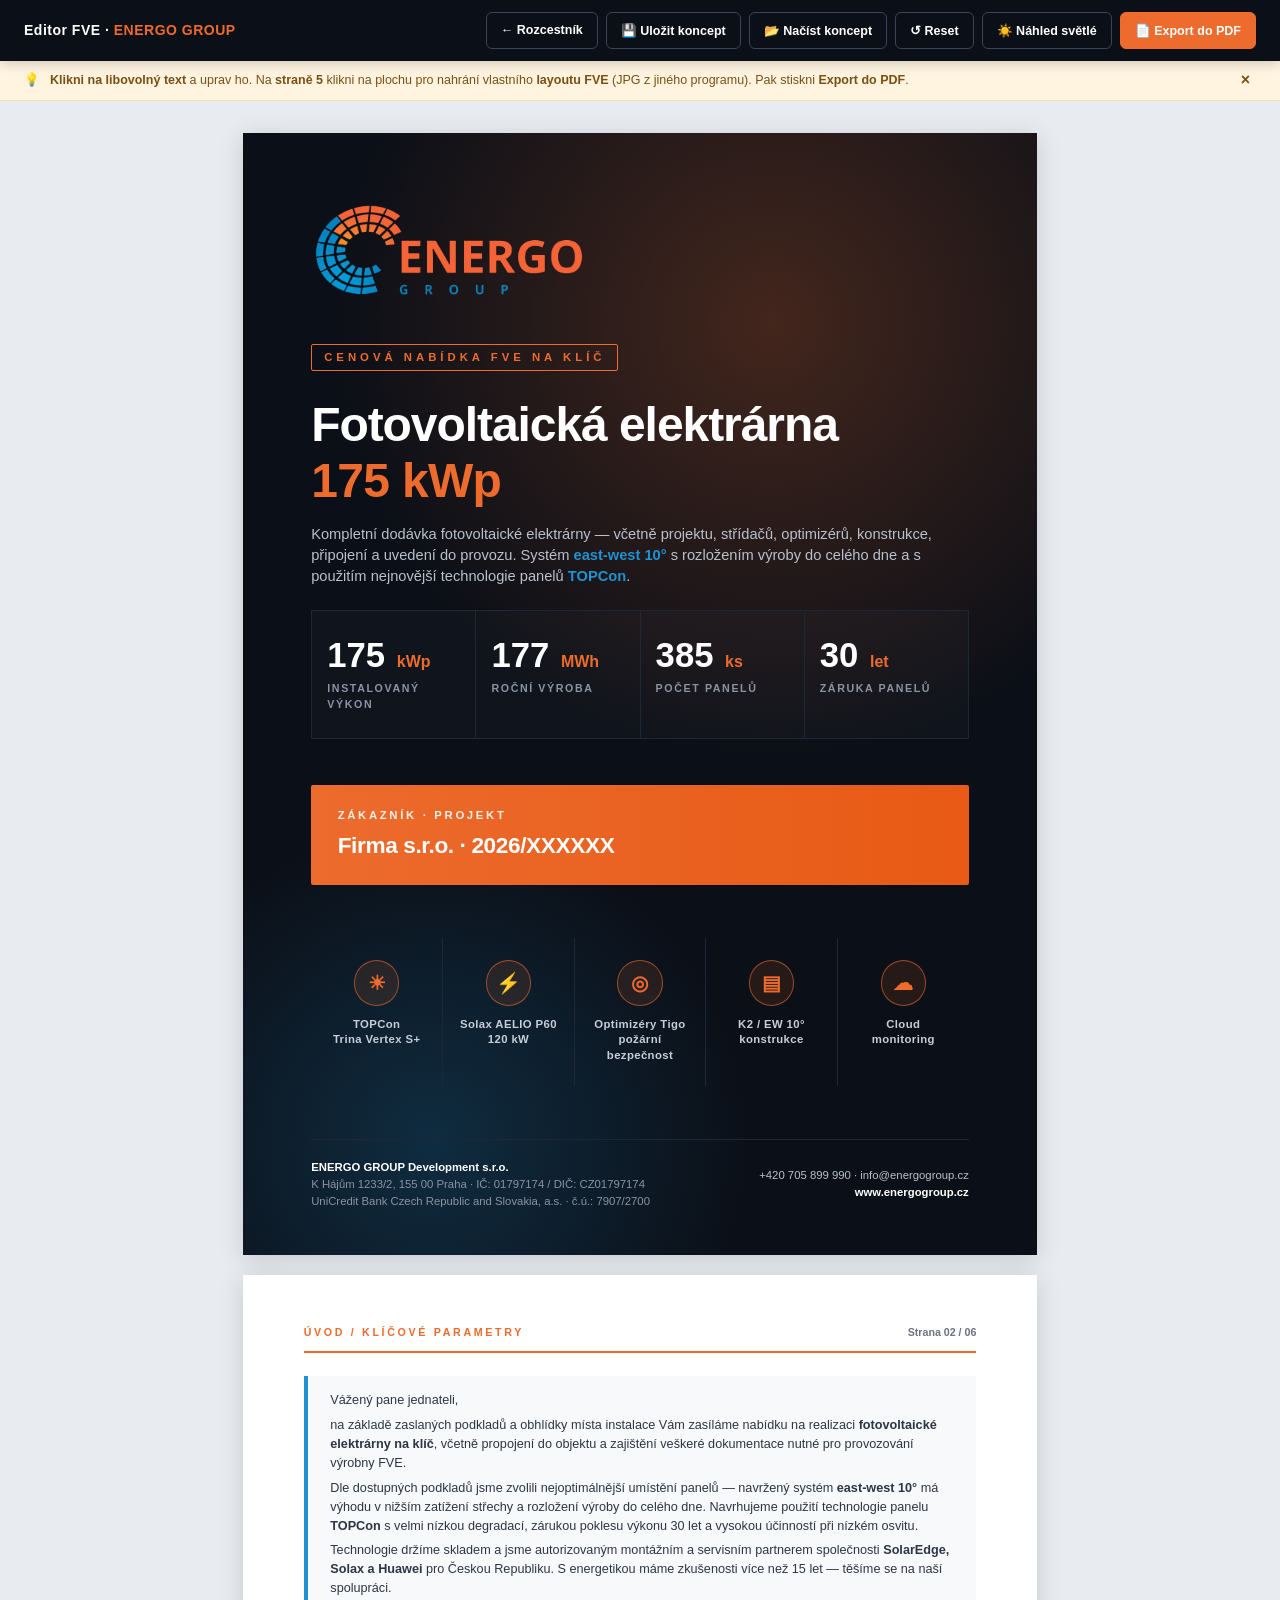
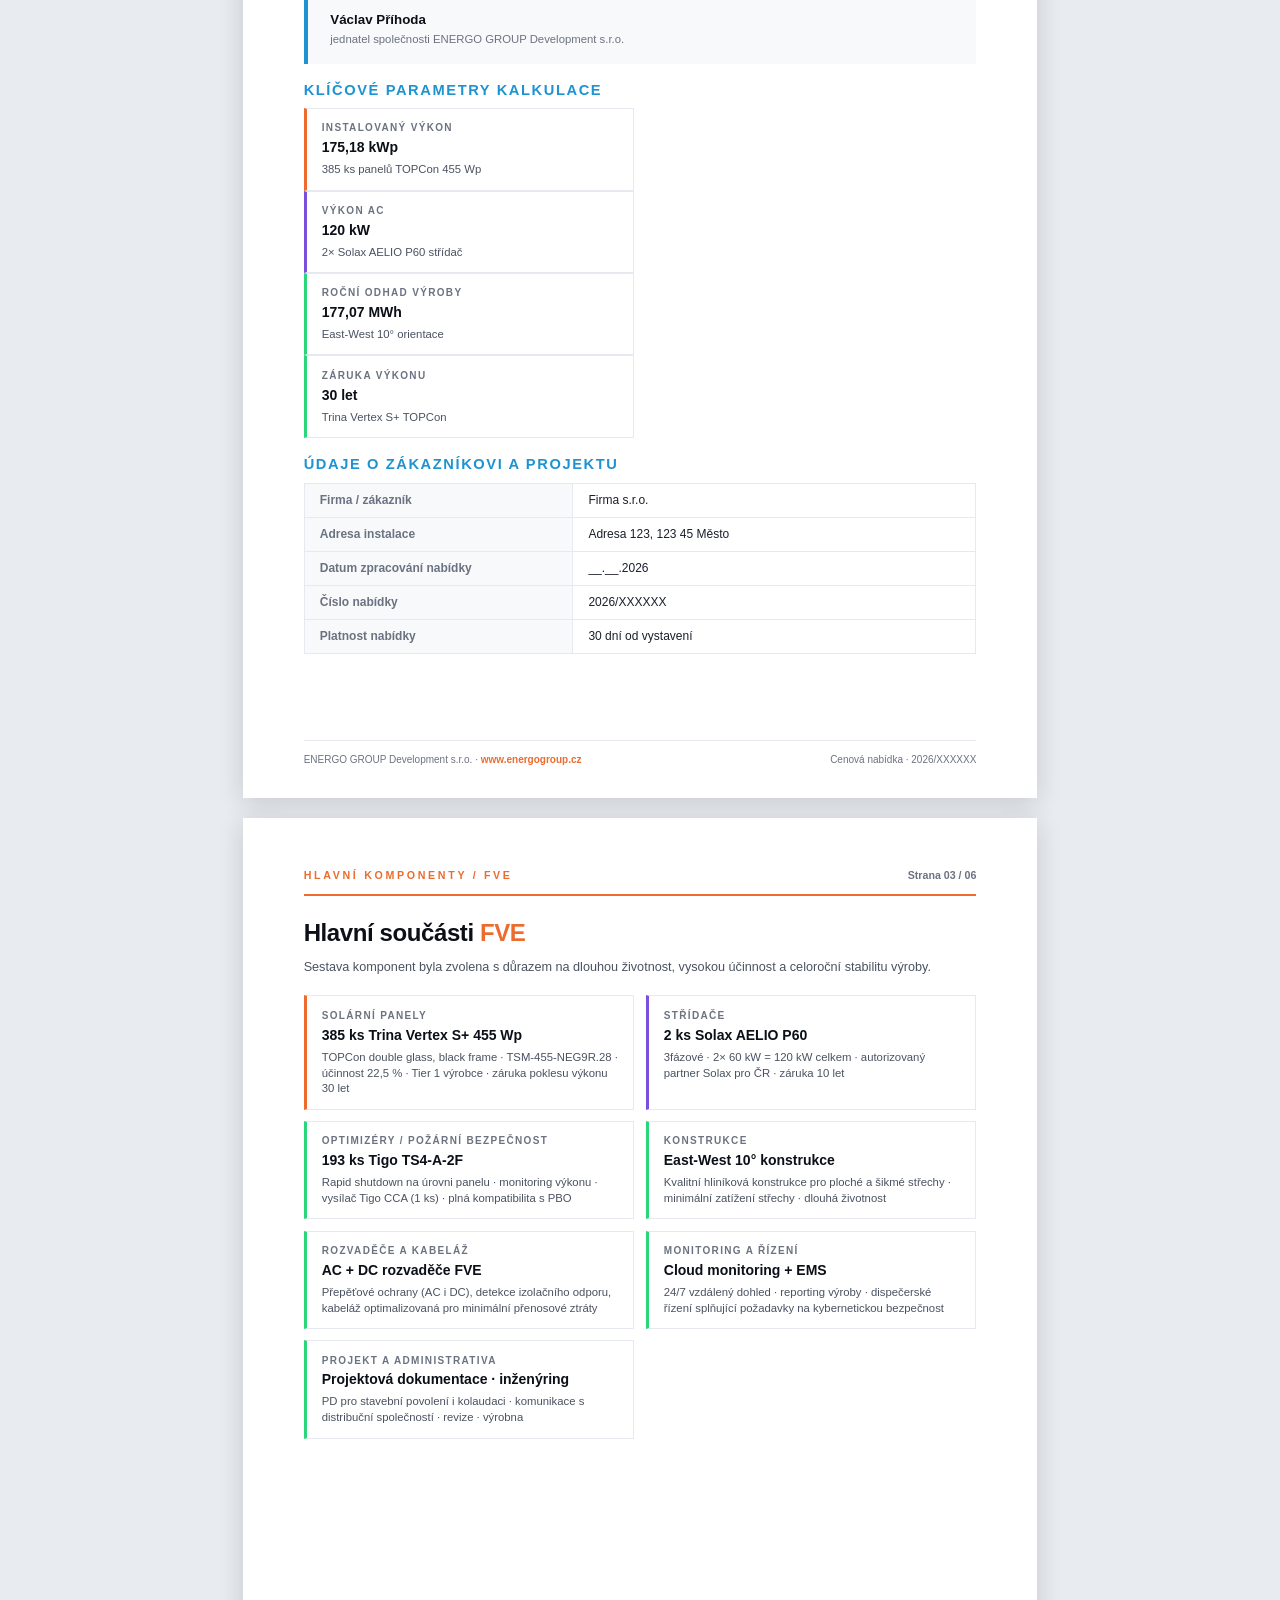
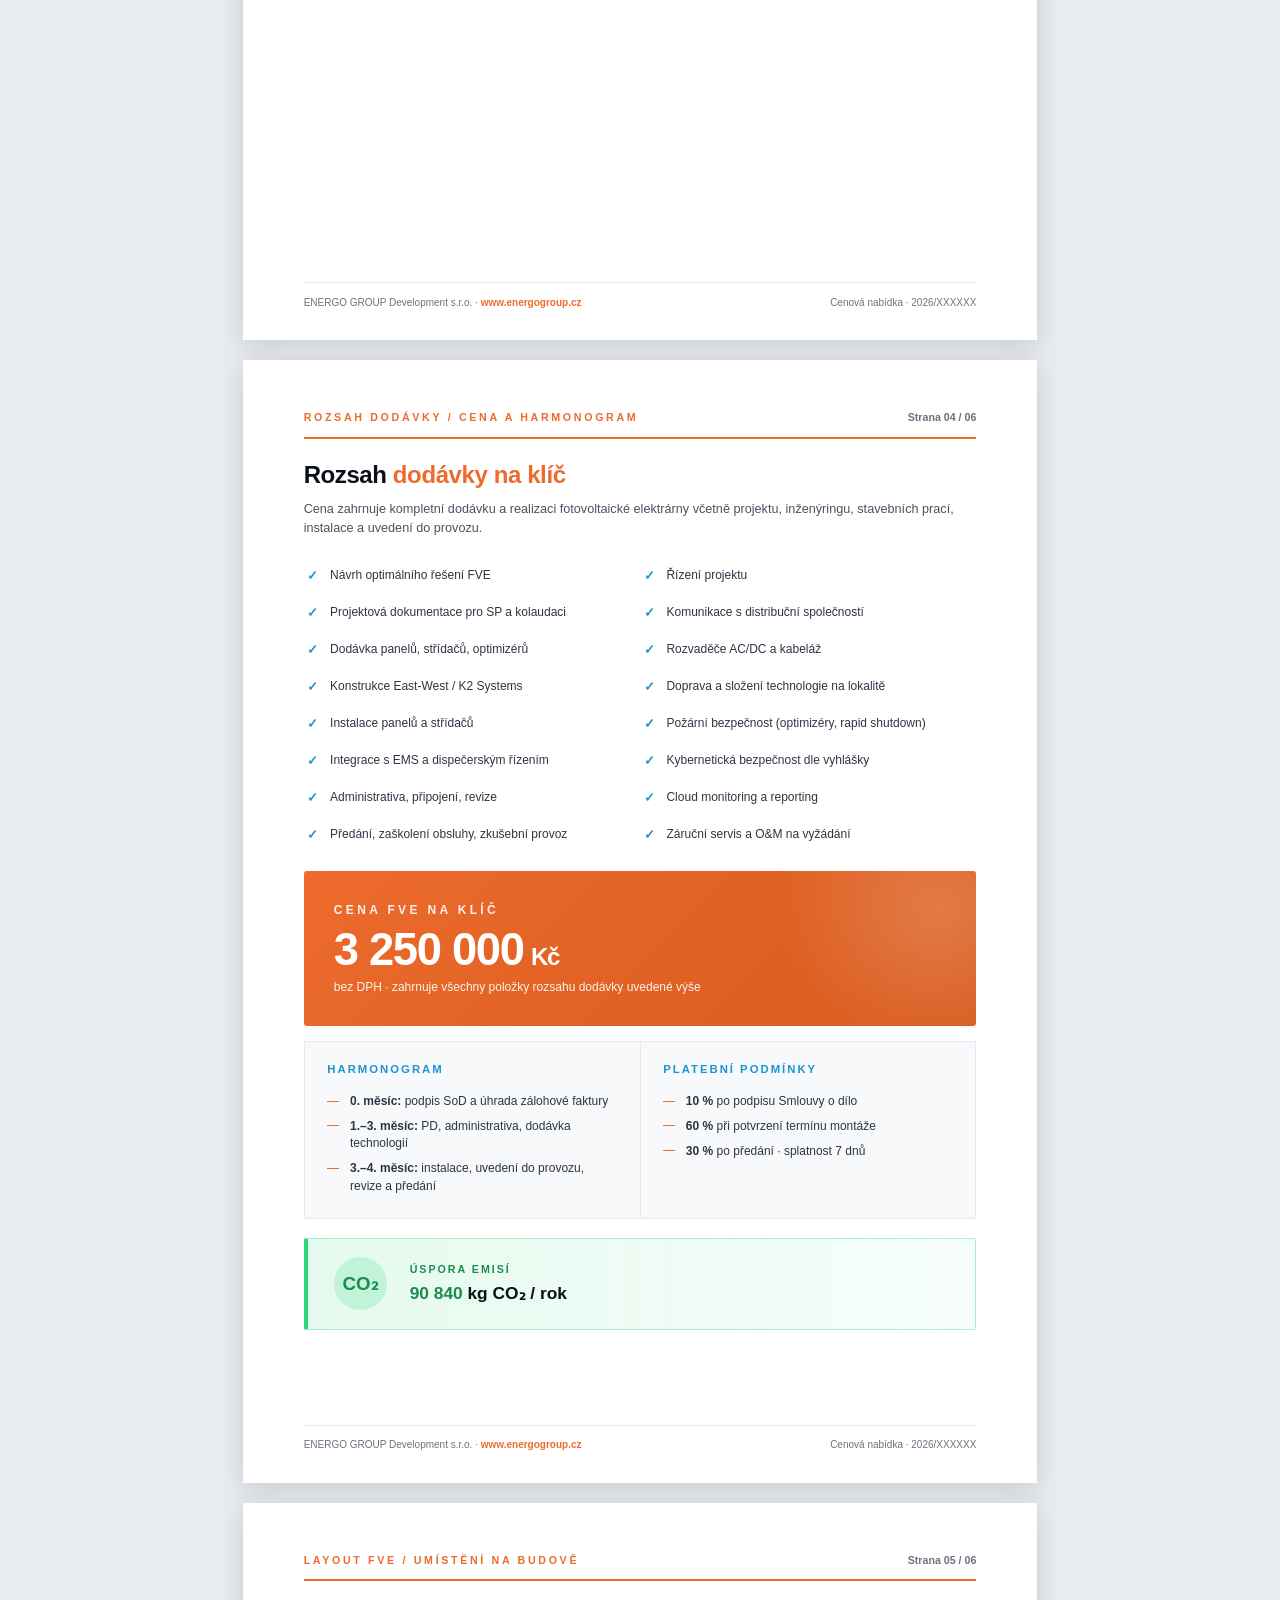
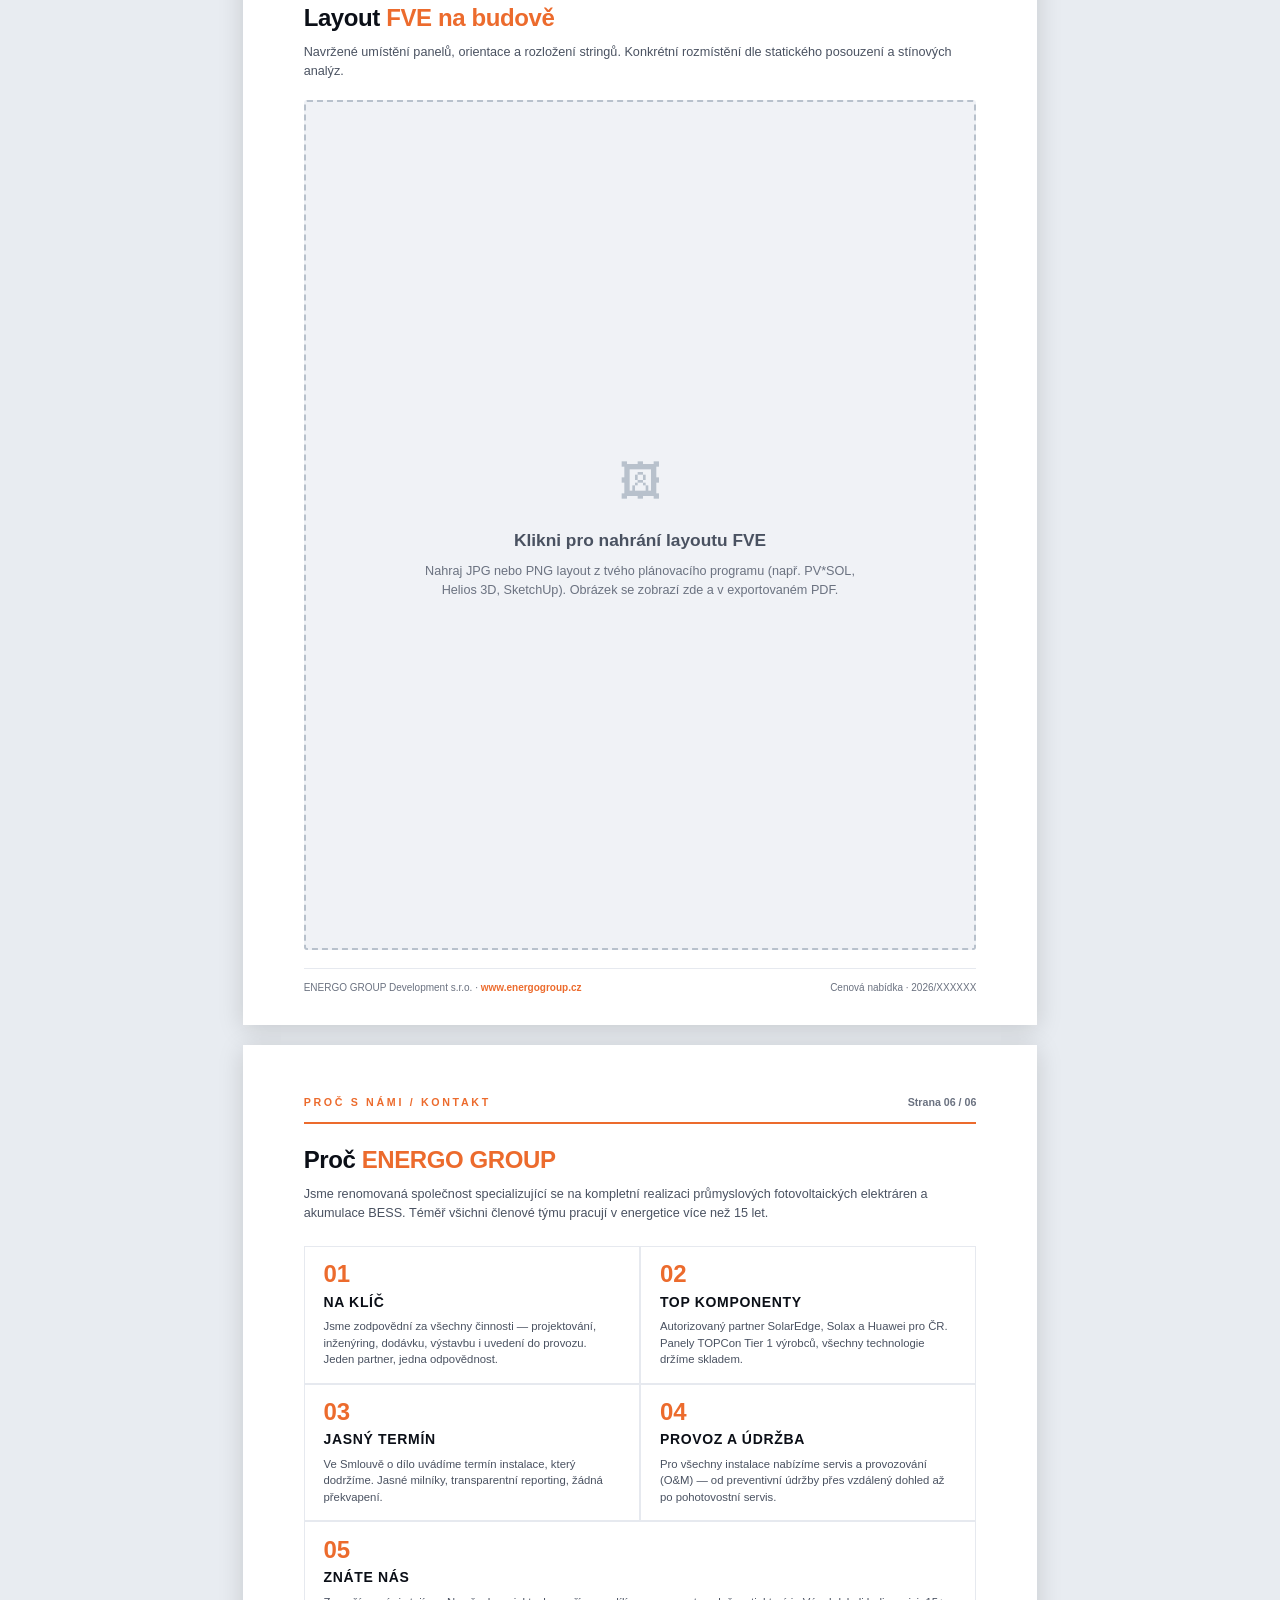
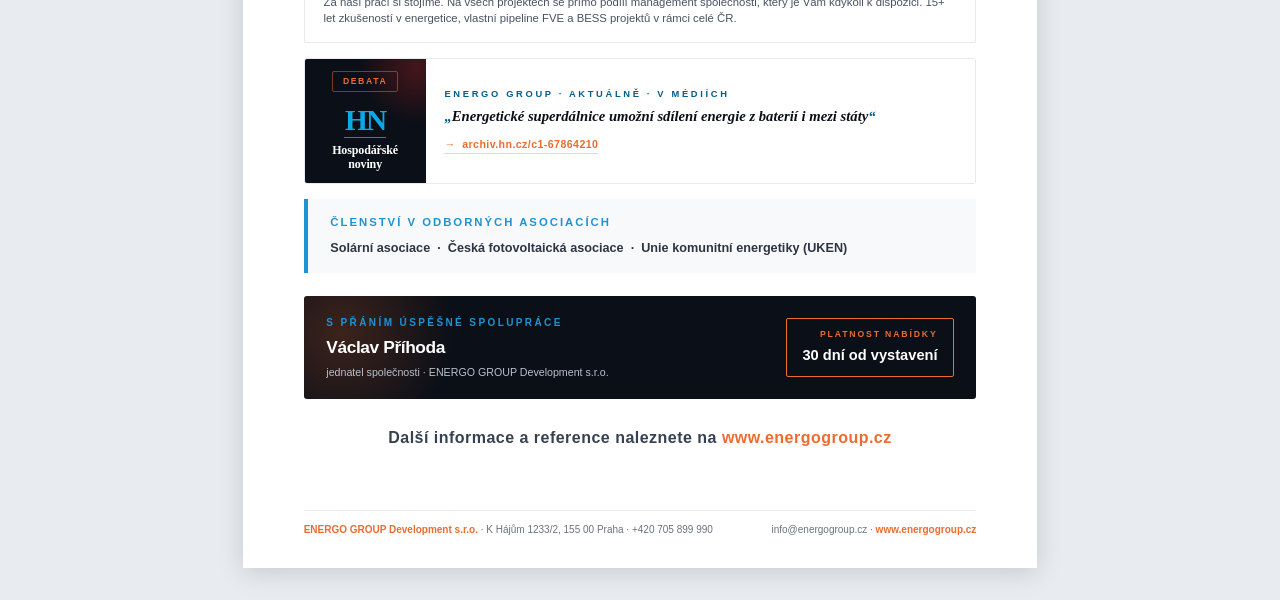
<file: fve-cni.html>
<!DOCTYPE html>

<html lang="cs">
<head>
<meta charset="utf-8"/>
<meta content="width=device-width, initial-scale=1" name="viewport"/>
<title>Cenová nabídka FVE – ENERGO GROUP</title>
<link rel="stylesheet" href="assets/light-mode.css">
<style>
  @page {
    size: A4;
    margin: 0;
  }
  * { margin: 0; padding: 0; box-sizing: border-box; }

  body {
    font-family: "Helvetica Neue", Helvetica, Arial, sans-serif;
    color: #1A1F2B;
    font-size: 10pt;
    line-height: 1.5;
    -webkit-print-color-adjust: exact;
    print-color-adjust: exact;
    background: #E8ECF1;
  }

  /* =================== TOOLBAR (NO PRINT) =================== */
  .toolbar {
    position: sticky;
    top: 0;
    z-index: 100;
    background: #0B0F17;
    color: #fff;
    padding: 12px 24px;
    display: flex;
    align-items: center;
    justify-content: space-between;
    gap: 16px;
    box-shadow: 0 2px 12px rgba(0,0,0,0.2);
    flex-wrap: wrap;
  }
  .toolbar-title {
    font-size: 14px;
    font-weight: 700;
    letter-spacing: 0.5px;
  }
  .toolbar-title .accent { color: #EC6B2D; }
  .toolbar-btns {
    display: flex;
    gap: 8px;
    flex-wrap: wrap;
  }
  .tb-btn {
    background: #1E2735;
    color: #fff;
    border: 1px solid #2A3547;
    padding: 8px 14px;
    border-radius: 6px;
    font-size: 12.5px;
    font-weight: 600;
    cursor: pointer;
    transition: all 0.15s;
    font-family: inherit;
  }
  .tb-btn:hover { background: #2A3547; transform: translateY(-1px); }
  .tb-btn.primary { background: #EC6B2D; border-color: #EC6B2D; }
  .tb-btn.primary:hover { background: #D85A1C; }
  .tb-btn.ghost { background: transparent; border-color: #3A4556; }
  .tb-btn.ghost:hover { background: #1E2735; }

  .help-hint {
    background: #FFF4E0;
    color: #7A4F12;
    padding: 10px 24px;
    font-size: 12.5px;
    border-bottom: 1px solid #F5DFA8;
    display: flex;
    align-items: center;
    gap: 10px;
  }
  .help-hint .dismiss {
    margin-left: auto;
    background: none;
    border: none;
    cursor: pointer;
    color: #7A4F12;
    font-size: 16px;
    font-weight: 700;
    padding: 0 6px;
  }

  .canvas {
    padding: 32px 16px;
    display: flex;
    flex-direction: column;
    align-items: center;
    gap: 20px;
  }

  /* Edit feedback */
  [contenteditable="true"] {
    outline: none;
    transition: background 0.15s, box-shadow 0.15s;
    border-radius: 2px;
  }
  [contenteditable="true"]:hover {
    background: rgba(236, 107, 45, 0.08);
    box-shadow: 0 0 0 2px rgba(236, 107, 45, 0.25);
  }
  [contenteditable="true"]:focus {
    background: rgba(236, 107, 45, 0.12);
    box-shadow: 0 0 0 2px rgba(236, 107, 45, 0.55);
  }

  .editable-img {
    cursor: pointer;
    position: relative;
    transition: all 0.15s;
  }
  .editable-img::after {
    content: "📷 Klikni pro nahrání vlastní fotky";
    position: absolute;
    top: 50%;
    left: 50%;
    transform: translate(-50%, -50%);
    background: rgba(0,0,0,0.85);
    color: #fff;
    padding: 10px 18px;
    border-radius: 20px;
    font-size: 12px;
    font-weight: 600;
    opacity: 0;
    transition: opacity 0.2s;
    pointer-events: none;
    white-space: nowrap;
  }
  .editable-img:hover::after { opacity: 1; }

  /* =================== PAGE BASE =================== */
  .page {
    width: 210mm;
    height: 297mm;
    position: relative;
    overflow: hidden;
    background: #ffffff;
    box-shadow: 0 4px 24px rgba(0, 0, 0, 0.15);
  }

  /* =================== PAGE 1 - COVER =================== */
  .cover {
    background: #0B0F17;
    color: #ffffff;
    padding: 18mm 18mm 14mm 18mm;
  }

  .cover::before {
    content: "";
    position: absolute;
    top: -100mm;
    right: -80mm;
    width: 300mm;
    height: 300mm;
    background: radial-gradient(circle, rgba(236,107,45,0.25) 0%, rgba(236,107,45,0) 55%);
    z-index: 0;
    pointer-events: none;
  }
  .cover::after {
    content: "";
    position: absolute;
    bottom: -80mm;
    left: -60mm;
    width: 220mm;
    height: 220mm;
    background: radial-gradient(circle, rgba(30,147,210,0.22) 0%, rgba(30,147,210,0) 55%);
    z-index: 0;
    pointer-events: none;
  }

  .cover-inner { position: relative; z-index: 2; height: 100%; }

  .logo-bar {
    display: block;
    height: 26mm;
    margin-bottom: 12mm;
  }
  .logo-bar img { height: 100%; display: block; }

  .label-tag {
    display: inline-block;
    font-size: 8.5pt;
    letter-spacing: 3pt;
    font-weight: 700;
    color: #EC6B2D;
    text-transform: uppercase;
    padding: 4px 12px;
    border: 1.5px solid #EC6B2D;
    border-radius: 2px;
    margin-bottom: 8mm;
  }

  .cover-title {
    font-size: 36pt;
    font-weight: 900;
    line-height: 1;
    letter-spacing: -0.8pt;
    margin-bottom: 5mm;
    color: #ffffff;
  }
  .cover-title > span:first-child { display: block; margin-bottom: 2mm; }
  .cover-title .accent {
    color: #EC6B2D;
    display: block;
    font-size: 36pt;
    letter-spacing: -0.5pt;
  }
  .cover-title .accent .kw-small {
    font-size: 22pt;
    letter-spacing: 0;
    vertical-align: baseline;
    margin-right: 2mm;
  }

  .cover-subtitle {
    font-size: 11pt;
    font-weight: 400;
    color: #B8C1CC;
    line-height: 1.45;
    margin-bottom: 6mm;
    max-width: 165mm;
  }
  .cover-subtitle strong { color: #1E93D2; font-weight: 700; }

  .stats-grid {
    width: 100%;
    margin-top: 2mm;
    border-collapse: collapse;
  }
  .stats-grid td {
    width: 25%;
    padding: 7mm 4mm;
    border: 1px solid #1E2735;
    vertical-align: top;
    background: rgba(255,255,255,0.02);
  }
  .stat-num {
    font-size: 26pt;
    font-weight: 800;
    color: #ffffff;
    line-height: 1;
    margin-bottom: 2mm;
  }
  .stat-num .unit { font-size: 12pt; color: #EC6B2D; font-weight: 600; margin-left: 2px; }
  .stat-lbl {
    font-size: 8pt;
    color: #8A94A3;
    text-transform: uppercase;
    letter-spacing: 1.2pt;
    font-weight: 600;
  }

  .project-bar {
    margin-top: 12mm;
    background: linear-gradient(90deg, #EC6B2D 0%, #E85A15 100%);
    padding: 6mm 7mm;
    color: #ffffff;
    border-radius: 2px;
  }
  .project-bar .lead {
    font-size: 8.5pt;
    text-transform: uppercase;
    letter-spacing: 2pt;
    font-weight: 600;
    opacity: 0.9;
    margin-bottom: 1mm;
  }
  .project-bar .name {
    font-size: 17pt;
    font-weight: 800;
    letter-spacing: -0.3pt;
  }

  .highlights {
    width: 100%;
    margin-top: 14mm;
    border-collapse: collapse;
  }
  .highlights td {
    width: 20%;
    padding: 6mm 3mm;
    text-align: center;
    vertical-align: top;
    border-left: 1px solid #1E2735;
  }
  .highlights td:first-child { border-left: none; }
  .hl-ico {
    display: inline-block;
    width: 12mm;
    height: 12mm;
    line-height: 12mm;
    background: rgba(236,107,45,0.12);
    color: #EC6B2D;
    border: 1.5px solid rgba(236,107,45,0.6);
    border-radius: 50%;
    font-size: 15pt;
    font-weight: 700;
    margin-bottom: 3mm;
  }
  .hl-t {
    font-size: 8.5pt;
    color: #C6CED9;
    font-weight: 600;
    line-height: 1.35;
    letter-spacing: 0.3pt;
  }

  .cover-footer {
    position: absolute;
    bottom: 12mm;
    left: 18mm;
    right: 18mm;
    z-index: 2;
    display: table;
    width: calc(100% - 36mm);
    border-top: 1px solid #1E2735;
    padding-top: 5mm;
  }
  .cover-footer > div {
    display: table-cell;
    vertical-align: middle;
    font-size: 8.5pt;
    color: #8A94A3;
  }
  .cover-footer .right { text-align: right; color: #B8C1CC; }
  .cover-footer strong { color: #ffffff; }

  /* =================== SHARED PAGE STYLES =================== */
  .sheet {
    background: #ffffff;
    padding: 13mm 16mm 12mm 16mm;
    color: #1A1F2B;
  }

  .page-header {
    display: table;
    width: 100%;
    margin-bottom: 6mm;
    padding-bottom: 3mm;
    border-bottom: 2px solid #EC6B2D;
  }
  .page-header .ph-left {
    display: table-cell;
    vertical-align: middle;
    font-size: 8pt;
    color: #6B7280;
    text-transform: uppercase;
    letter-spacing: 2pt;
    font-weight: 600;
  }
  .page-header .ph-left span { color: #EC6B2D; }
  .page-header .ph-right {
    display: table-cell;
    vertical-align: middle;
    text-align: right;
    font-size: 8pt;
    color: #6B7280;
    font-weight: 600;
  }

  h2.section {
    font-size: 18pt;
    font-weight: 800;
    color: #0B0F17;
    letter-spacing: -0.3pt;
    margin-bottom: 3mm;
    line-height: 1.15;
  }
  h2.section .accent { color: #EC6B2D; }

  h3.sub {
    font-size: 11pt;
    font-weight: 700;
    color: #1E93D2;
    text-transform: uppercase;
    letter-spacing: 1.2pt;
    margin: 2.5mm 0 2mm 0;
  }

  p { margin-bottom: 2.5mm; }

  .intro-letter {
    background: #F8F9FB;
    border-left: 4px solid #1E93D2;
    padding: 4mm 6mm;
    margin-bottom: 4mm;
    font-size: 9.5pt;
    color: #2D3544;
    line-height: 1.5;
  }
  .intro-letter p { margin-bottom: 1.5mm; }
  .intro-letter .signature {
    margin-top: 3mm;
    font-weight: 700;
    color: #0B0F17;
    font-size: 10pt;
  }
  .intro-letter .signature .role {
    display: block;
    font-weight: 400;
    font-size: 8.5pt;
    color: #6B7280;
    margin-top: 0.5mm;
  }

  /* ========== KOMPONENTY - KARTY ========== */
  .comp-grid {
    display: grid;
    grid-template-columns: repeat(2, 1fr);
    gap: 3mm;
    margin-bottom: 4mm;
  }
  .comp-card {
    background: #ffffff;
    border: 1px solid #E6E9EF;
    border-left: 3px solid #EC6B2D;
    padding: 3mm 4mm;
    position: relative;
  }
  .comp-card.battery { border-left-color: #1E93D2; }
  .comp-card.panel { border-left-color: #EC6B2D; }
  .comp-card.inverter { border-left-color: #7A4FDB; }
  .comp-card.misc { border-left-color: #2BD67B; }

  .comp-label {
    font-size: 7.5pt;
    color: #6B7280;
    text-transform: uppercase;
    letter-spacing: 1pt;
    font-weight: 600;
    margin-bottom: 1mm;
  }
  .comp-name {
    font-size: 10.5pt;
    font-weight: 700;
    color: #0B0F17;
    line-height: 1.25;
    margin-bottom: 1.5mm;
  }
  .comp-specs {
    font-size: 8.5pt;
    color: #4A5261;
    line-height: 1.4;
  }
  .comp-specs .count {
    display: inline-block;
    font-weight: 700;
    color: #EC6B2D;
    margin-right: 3px;
  }

  .scope-table {
    width: 100%;
    border-collapse: collapse;
  }
  .scope-table td {
    width: 50%;
    padding: 2.5mm 3mm 2.5mm 7mm;
    vertical-align: top;
    font-size: 9pt;
    color: #2D3544;
    position: relative;
  }
  .scope-table td::before {
    content: "✓";
    position: absolute;
    left: 1mm;
    top: 2.5mm;
    color: #1E93D2;
    font-weight: 700;
    font-size: 10pt;
  }

  .price-box {
    background: linear-gradient(135deg, #EC6B2D 0%, #D85A1C 100%);
    color: #ffffff;
    padding: 8mm 8mm;
    margin: 5mm 0 4mm 0;
    position: relative;
    overflow: hidden;
    border-radius: 3px;
  }
  .price-box::before {
    content: "";
    position: absolute;
    top: -40mm;
    right: -40mm;
    width: 100mm;
    height: 100mm;
    background: radial-gradient(circle, rgba(255,255,255,0.18) 0%, rgba(255,255,255,0) 60%);
    pointer-events: none;
  }
  .price-box-inner { position: relative; z-index: 2; }
  .price-label {
    font-size: 9pt;
    text-transform: uppercase;
    letter-spacing: 2.5pt;
    font-weight: 600;
    opacity: 0.9;
    margin-bottom: 2mm;
  }
  .price-amount {
    font-size: 34pt;
    font-weight: 900;
    letter-spacing: -1pt;
    line-height: 1;
    margin-bottom: 1.5mm;
  }
  .price-amount .currency { font-size: 18pt; font-weight: 700; margin-left: 2mm; }
  .price-note { font-size: 9pt; opacity: 0.92; }

  .terms-block {
    width: 100%;
    border-collapse: collapse;
    margin-bottom: 5mm;
  }
  .terms-block td {
    width: 50%;
    padding: 5mm 6mm;
    vertical-align: top;
    border: 1px solid #E6E9EF;
    background: #F8F9FB;
  }
  .terms-title {
    font-size: 8.5pt;
    text-transform: uppercase;
    letter-spacing: 1.5pt;
    font-weight: 700;
    color: #1E93D2;
    margin-bottom: 3mm;
  }
  .terms-list { list-style: none; padding: 0; margin: 0; }
  .terms-list li {
    padding: 1mm 0 1mm 6mm;
    font-size: 9pt;
    color: #2D3544;
    position: relative;
    line-height: 1.45;
  }
  .terms-list li::before {
    content: "";
    position: absolute;
    left: 0;
    top: 3mm;
    width: 3mm;
    height: 1px;
    background: #EC6B2D;
  }

  /* ========== CO2 BANNER ========== */
  .co2-banner {
    margin-top: 4mm;
    padding: 5mm 7mm;
    background: linear-gradient(90deg, rgba(43,214,123,0.12) 0%, rgba(43,214,123,0.04) 100%);
    border: 1px solid rgba(43,214,123,0.35);
    border-left: 4px solid #2BD67B;
    border-radius: 2px;
    display: flex;
    align-items: center;
    gap: 6mm;
  }
  .co2-icon {
    flex-shrink: 0;
    width: 14mm;
    height: 14mm;
    border-radius: 50%;
    background: rgba(43,214,123,0.2);
    display: flex;
    align-items: center;
    justify-content: center;
    color: #1A8C4E;
    font-size: 14pt;
    font-weight: 700;
  }
  .co2-text {
    flex: 1;
  }
  .co2-label {
    font-size: 8pt;
    text-transform: uppercase;
    letter-spacing: 1.5pt;
    color: #1A8C4E;
    font-weight: 700;
    margin-bottom: 1mm;
  }
  .co2-value {
    font-size: 13pt;
    font-weight: 800;
    color: #0B0F17;
  }
  .co2-value .num { color: #1A8C4E; }

  /* ========== LAYOUT PAGE ========== */
  .layout-page {
    padding: 13mm 16mm 12mm 16mm;
  }
  .layout-frame {
    width: 100%;
    height: 225mm;
    background: #F0F2F6;
    border: 2px dashed #B8C1CC;
    border-radius: 3px;
    position: relative;
    overflow: hidden;
    display: flex;
    align-items: center;
    justify-content: center;
    cursor: pointer;
    transition: all 0.15s;
  }
  .layout-frame:hover {
    border-color: #EC6B2D;
    background: rgba(236,107,45,0.04);
  }
  .layout-frame img {
    max-width: 100%;
    max-height: 100%;
    object-fit: contain;
    display: block;
  }
  .layout-placeholder {
    text-align: center;
    color: #6B7280;
  }
  .layout-placeholder .lph-icon {
    font-size: 32pt;
    color: #B8C1CC;
    margin-bottom: 4mm;
  }
  .layout-placeholder .lph-title {
    font-size: 13pt;
    font-weight: 700;
    color: #4A5261;
    margin-bottom: 2mm;
  }
  .layout-placeholder .lph-desc {
    font-size: 9.5pt;
    color: #6B7280;
    max-width: 120mm;
    margin: 0 auto;
  }

  /* ========== WHY US ========== */
  .why-grid {
    width: 100%;
    border-collapse: separate;
    border-spacing: 0;
    margin-bottom: 4mm;
  }
  .why-grid td {
    width: 50%;
    padding: 4mm 5mm;
    vertical-align: top;
    border: 1px solid #E6E9EF;
    background: #ffffff;
  }
  .why-num {
    display: inline-block;
    font-size: 18pt;
    font-weight: 900;
    color: #EC6B2D;
    line-height: 1;
    margin-bottom: 1.5mm;
  }
  .why-title {
    font-size: 10.5pt;
    font-weight: 800;
    color: #0B0F17;
    text-transform: uppercase;
    letter-spacing: 0.5pt;
    margin-bottom: 1.5mm;
  }
  .why-desc { font-size: 8.5pt; color: #4A5261; line-height: 1.45; }

  .memberships {
    background: #F8F9FB;
    padding: 4mm 6mm;
    margin-bottom: 4mm;
    border-left: 4px solid #1E93D2;
  }
  .memberships .m-title {
    font-size: 8.5pt;
    text-transform: uppercase;
    letter-spacing: 1.5pt;
    font-weight: 700;
    color: #1E93D2;
    margin-bottom: 2mm;
  }
  .memberships .m-list { font-size: 9.5pt; color: #2D3544; font-weight: 600; }

  .signoff {
    background: #0B0F17;
    color: #ffffff;
    padding: 5mm 6mm;
    margin-top: 6mm;
    border-radius: 3px;
    position: relative;
    overflow: hidden;
  }
  .signoff::before {
    content: "";
    position: absolute;
    top: -25mm;
    left: -25mm;
    width: 70mm;
    height: 70mm;
    background: radial-gradient(circle, rgba(236,107,45,0.22) 0%, rgba(236,107,45,0) 60%);
    pointer-events: none;
  }
  .signoff-inner { position: relative; z-index: 2; display: table; width: 100%; }
  .signoff-left, .signoff-right {
    display: table-cell;
    vertical-align: middle;
  }
  .signoff-left { width: 60%; }
  .signoff-right { width: 40%; text-align: right; }
  .sign-title {
    font-size: 7.5pt;
    color: #1E93D2;
    text-transform: uppercase;
    letter-spacing: 1.8pt;
    font-weight: 700;
    margin-bottom: 1.5mm;
  }
  .sign-name {
    font-size: 13pt;
    font-weight: 800;
    color: #ffffff;
    letter-spacing: -0.3pt;
    margin-bottom: 0.8mm;
  }
  .sign-role { font-size: 8pt; color: #B8C1CC; }
  .validity-tag {
    display: inline-block;
    border: 1.2px solid #EC6B2D;
    padding: 2.5mm 4mm;
    border-radius: 2px;
  }
  .validity-tag .v-label {
    display: block;
    font-size: 6.5pt;
    text-transform: uppercase;
    letter-spacing: 1.4pt;
    color: #EC6B2D;
    font-weight: 700;
    margin-bottom: 0.8mm;
  }
  .validity-tag .v-date {
    font-size: 11pt;
    font-weight: 800;
    color: #ffffff;
  }

  .page-footer {
    position: absolute;
    bottom: 8mm;
    left: 16mm;
    right: 16mm;
    padding-top: 3mm;
    border-top: 1px solid #E6E9EF;
    display: table;
    width: calc(100% - 32mm);
    font-size: 7.5pt;
    color: #6B7280;
  }
  .page-footer > div { display: table-cell; vertical-align: middle; }
  .page-footer .pf-right { text-align: right; }
  .page-footer strong { color: #EC6B2D; }


  /* Media feature (press mention) - compact strip */
  .media-feature {
    display: table;
    width: 100%;
    margin-bottom: 4mm;
    border: 1px solid #E6E9EF;
    border-radius: 3px;
    overflow: hidden;
    table-layout: fixed;
  }
  .mf-left {
    display: table-cell;
    width: 32mm;
    padding: 3mm 4mm;
    background: #0B0F17;
    color: #ffffff;
    vertical-align: middle;
    text-align: center;
    position: relative;
    overflow: hidden;
  }
  .mf-left::before {
    content: "";
    position: absolute;
    top: -15mm;
    right: -15mm;
    width: 35mm;
    height: 35mm;
    background: radial-gradient(circle, rgba(139, 30, 30, 0.45) 0%, rgba(139, 30, 30, 0) 60%);
    pointer-events: none;
  }
  .mf-badge-tag {
    position: relative;
    z-index: 2;
    display: inline-block;
    font-size: 6.5pt;
    font-weight: 700;
    color: #EC6B2D;
    text-transform: uppercase;
    letter-spacing: 1.2pt;
    border: 1px solid rgba(236,107,45,0.5);
    padding: 0.8mm 2.5mm;
    border-radius: 2px;
    margin-bottom: 2mm;
  }
  .mf-brand {
    position: relative;
    z-index: 2;
    font-family: Georgia, 'Times New Roman', serif;
    font-size: 9pt;
    font-weight: 700;
    color: #ffffff;
    line-height: 1.2;
    letter-spacing: -0.1pt;
  }
  .hn-masthead {
    position: relative;
    z-index: 2;
    margin-top: 2mm;
    text-align: center;
  }
  .hn-mark {
    font-family: Georgia, 'Times New Roman', serif;
    font-weight: 900;
    font-size: 22pt;
    color: #0AAAE6;
    letter-spacing: -1.5pt;
    line-height: 0.95;
    margin-bottom: 0.6mm;
  }
  .hn-divider {
    width: 11mm;
    height: 1px;
    background: #0AAAE6;
    margin: 0 auto 1.2mm auto;
    opacity: 0.8;
  }
  .mf-right {
    display: table-cell;
    padding: 4mm 5mm;
    vertical-align: middle;
    background: #ffffff;
  }
  .mf-overline {
    font-size: 7pt;
    color: #005E8C;
    text-transform: uppercase;
    letter-spacing: 2pt;
    font-weight: 700;
    margin-bottom: 1.5mm;
  }
  .mf-title {
    font-family: Georgia, 'Times New Roman', serif;
    font-size: 11pt;
    font-weight: 700;
    color: #0B0F17;
    line-height: 1.3;
    font-style: italic;
    margin-bottom: 2mm;
  }
  .mf-title::before { content: "„"; color: #005E8C; }
  .mf-title::after  { content: "\201C"; color: #005E8C; }
  .mf-link {
    display: inline-block;
    font-size: 8pt;
    color: #EC6B2D;
    font-weight: 700;
    text-decoration: none;
    letter-spacing: 0.3pt;
    border-bottom: 1px solid rgba(236,107,45,0.3);
    padding-bottom: 1px;
  }
  .mf-link:hover { color: #D85A1C; border-bottom-color: #EC6B2D; }

  .website-ref {
    margin-top: 7mm;
    margin-bottom: 3mm;
    text-align: center;
    font-size: 12pt;
    font-weight: 600;
    color: #374151;
    letter-spacing: 0.03em;
  }
  .website-ref a {
    color: #EC6B2D;
    text-decoration: none;
    font-weight: 700;
  }

  /* =================== PRINT =================== */
  @media print {
    html, body {
      background: #fff !important;
      margin: 0 !important;
      padding: 0 !important;
    }
    .no-print { display: none !important; }
    .canvas {
      padding: 0 !important;
      margin: 0 !important;
      gap: 0 !important;
      display: block !important;
    }
    .page {
      box-shadow: none !important;
      margin: 0 !important;
      width: 210mm;
      height: 297mm;
      page-break-after: always;
      page-break-inside: avoid;
      break-after: page;
      overflow: hidden;
    }
    .page:last-child {
      page-break-after: auto;
      break-after: auto;
    }
    [contenteditable="true"]:hover,
    [contenteditable="true"]:focus {
      background: transparent !important;
      box-shadow: none !important;
    }
    .editable-img, .layout-frame { cursor: default !important; }
    .editable-img::after { display: none !important; }
    .layout-frame {
      border-style: solid !important;
      border-color: #E6E9EF !important;
      background: #ffffff !important;
    }
  }

  @media (max-width: 900px) {
    .toolbar { padding: 10px 12px; }
    .toolbar-title { font-size: 12px; }
    .tb-btn { font-size: 11px; padding: 6px 10px; }
    .canvas { padding: 16px 6px; }
    .page { transform: scale(0.95); transform-origin: top center; }
  }
</style>
</head>
<body>
<!-- ================== TOOLBAR ================== -->
<div class="toolbar no-print">
<div class="toolbar-title">Editor FVE · <span class="accent">ENERGO GROUP</span></div>
<div class="toolbar-btns">
<a class="tb-btn ghost" href="index.html" style="text-decoration:none;display:inline-flex;align-items:center;">← Rozcestník</a>
<button class="tb-btn ghost" onclick="saveToStorage()">💾 Uložit koncept</button>
<button class="tb-btn ghost" onclick="loadFromStorage()">📂 Načíst koncept</button>
<button class="tb-btn ghost" onclick="resetTemplate()">↺ Reset</button>
<button class="tb-btn ghost" onclick="toggleLightPreview()" id="lightToggleBtn">☀️ Náhled světlé</button>
<button class="tb-btn primary" onclick="exportPdf()">📄 Export do PDF</button>
</div>
</div>
<div class="help-hint no-print" id="helpHint">
<span>💡</span>
<span><strong>Klikni na libovolný text</strong> a uprav ho. Na <strong>straně 5</strong> klikni na plochu pro nahrání vlastního <strong>layoutu FVE</strong> (JPG z jiného programu). Pak stiskni <strong>Export do PDF</strong>.</span>
<button class="dismiss" onclick="document.getElementById('helpHint').style.display='none'">×</button>
</div>
<div class="canvas">
<!-- ==================== PAGE 1 - COVER ==================== -->
<div class="page cover">
<div class="cover-inner">
<div class="logo-bar">
<img alt="ENERGO GROUP" src="assets/logo.png"/>
</div>
<div class="label-tag" contenteditable="true">Cenová nabídka FVE na klíč</div>
<div class="cover-title">
<span contenteditable="true">Fotovoltaická elektrárna</span>
<span class="accent" contenteditable="true">175 kWp</span>
</div>
<div class="cover-subtitle" contenteditable="true">
      Kompletní dodávka fotovoltaické elektrárny — včetně projektu, střídačů,
      optimizérů, konstrukce, připojení a uvedení do provozu. Systém
      <strong>east‑west 10°</strong> s rozložením výroby do celého dne
      a s použitím nejnovější technologie panelů <strong>TOPCon</strong>.
    </div>
<table cellpadding="0" cellspacing="0" class="stats-grid">
<tr>
<td>
<div class="stat-num"><span contenteditable="true">175</span> <span class="unit" contenteditable="true">kWp</span></div>
<div class="stat-lbl" contenteditable="true">Instalovaný výkon</div>
</td>
<td>
<div class="stat-num"><span contenteditable="true">177</span> <span class="unit" contenteditable="true">MWh</span></div>
<div class="stat-lbl" contenteditable="true">Roční výroba</div>
</td>
<td>
<div class="stat-num"><span contenteditable="true">385</span> <span class="unit" contenteditable="true">ks</span></div>
<div class="stat-lbl" contenteditable="true">Počet panelů</div>
</td>
<td>
<div class="stat-num"><span contenteditable="true">30</span> <span class="unit" contenteditable="true">let</span></div>
<div class="stat-lbl" contenteditable="true">Záruka panelů</div>
</td>
</tr>
</table>
<div class="project-bar">
<div class="lead" contenteditable="true">Zákazník · Projekt</div>
<div class="name" contenteditable="true">Firma s.r.o. · 2026/XXXXXX</div>
</div>
<table cellpadding="0" cellspacing="0" class="highlights">
<tr>
<td>
<div class="hl-ico">☀</div>
<div class="hl-t" contenteditable="true" data-catalog="panels" data-format="short">TOPCon<br/>Trina Vertex S+</div>
</td>
<td>
<div class="hl-ico">⚡</div>
<div class="hl-t" contenteditable="true" data-catalog="inverters" data-format="short">Solax AELIO P60<br/>120 kW</div>
</td>
<td>
<div class="hl-ico">◎</div>
<div class="hl-t" contenteditable="true" data-catalog="optimizers" data-format="short">Optimizéry Tigo<br/>požární bezpečnost</div>
</td>
<td>
<div class="hl-ico">▤</div>
<div class="hl-t" contenteditable="true" data-catalog="construction" data-format="short">K2 / EW 10°<br/>konstrukce</div>
</td>
<td>
<div class="hl-ico">☁</div>
<div class="hl-t" contenteditable="true">Cloud<br/>monitoring</div>
</td>
</tr>
</table>
</div>
<div class="cover-footer">
<div>
<strong contenteditable="true">ENERGO GROUP Development s.r.o.</strong><br/>
<span contenteditable="true">K Hájům 1233/2, 155 00 Praha  ·  IČ: 01797174 / DIČ: CZ01797174</span><br/>
<span contenteditable="true">UniCredit Bank Czech Republic and Slovakia, a.s.  ·  č.ú.: 7907/2700</span>
</div>
<div class="right">
<span contenteditable="true">+420 705 899 990 · info@energogroup.cz</span><br/>
<strong contenteditable="true">www.energogroup.cz</strong>
</div>
</div>
</div>
<!-- ==================== PAGE 2 - INTRO + KEY PARAMETERS ==================== -->
<div class="page sheet">
<div class="page-header">
<div class="ph-left"><span contenteditable="true">Úvod</span> <span>/</span> <span contenteditable="true">Klíčové parametry</span></div>
<div class="ph-right" contenteditable="true">Strana 02 / 06</div>
</div>
<div class="intro-letter">
<p contenteditable="true">Vážený pane jednateli,</p>
<p contenteditable="true">na základě zaslaných podkladů a obhlídky místa instalace Vám zasíláme nabídku na realizaci
    <strong>fotovoltaické elektrárny na klíč</strong>, včetně propojení do objektu a zajištění
    veškeré dokumentace nutné pro provozování výrobny FVE.</p>
<p contenteditable="true">Dle dostupných podkladů jsme zvolili nejoptimálnější umístění panelů — navržený systém
    <strong>east‑west 10°</strong> má výhodu v nižším zatížení střechy a rozložení výroby do celého dne.
    Navrhujeme použití technologie panelu <strong>TOPCon</strong> s velmi nízkou degradací, zárukou poklesu výkonu
    30 let a vysokou účinností při nízkém osvitu.</p>
<p contenteditable="true">Technologie držíme skladem a jsme autorizovaným montážním a servisním partnerem společnosti
    <strong>SolarEdge, Solax a Huawei</strong> pro Českou Republiku. S energetikou máme zkušenosti více
    než 15 let — těšíme se na naší spolupráci.</p>
<div class="signature">
<span contenteditable="true">Václav Příhoda</span>
<span class="role" contenteditable="true">jednatel společnosti ENERGO GROUP Development s.r.o.</span>
</div>
</div>
<h3 class="sub" contenteditable="true">Klíčové parametry kalkulace</h3>
<table cellpadding="0" cellspacing="0" class="comp-grid" style="display:grid; grid-template-columns: repeat(2, 1fr); gap:3mm;">
<tr style="display:contents;">
<td class="comp-card panel" style="display:block;">
<div class="comp-label" contenteditable="true">Instalovaný výkon</div>
<div class="comp-name"><span contenteditable="true" data-catalog="panels" data-format="name">175,18 kWp</span></div>
<div class="comp-specs" contenteditable="true" data-catalog="panels" data-format="specs">385 ks panelů TOPCon 455 Wp</div>
</td>
<td class="comp-card inverter" style="display:block;">
<div class="comp-label" contenteditable="true">Výkon AC</div>
<div class="comp-name"><span contenteditable="true" data-catalog="inverters" data-format="name">120 kW</span></div>
<div class="comp-specs" contenteditable="true" data-catalog="inverters" data-format="specs">2× Solax AELIO P60 střídač</div>
</td>
<td class="comp-card misc" style="display:block;">
<div class="comp-label" contenteditable="true">Roční odhad výroby</div>
<div class="comp-name"><span contenteditable="true">177,07 MWh</span></div>
<div class="comp-specs" contenteditable="true">East‑West 10° orientace</div>
</td>
<td class="comp-card misc" style="display:block;">
<div class="comp-label" contenteditable="true">Záruka výkonu</div>
<div class="comp-name"><span contenteditable="true">30 let</span></div>
<div class="comp-specs" contenteditable="true">Trina Vertex S+ TOPCon</div>
</td>
</tr>
</table>
<h3 class="sub" contenteditable="true">Údaje o zákazníkovi a projektu</h3>
<table style="width:100%; border-collapse:collapse; font-size:9pt;">
<tr>
<td contenteditable="true" style="padding:2mm 4mm; border:1px solid #E6E9EF; background:#F8F9FB; width:40%; font-weight:600; color:#6B7280;">Firma / zákazník</td>
<td contenteditable="true" style="padding:2mm 4mm; border:1px solid #E6E9EF;">Firma s.r.o.</td>
</tr>
<tr>
<td contenteditable="true" style="padding:2mm 4mm; border:1px solid #E6E9EF; background:#F8F9FB; font-weight:600; color:#6B7280;">Adresa instalace</td>
<td contenteditable="true" style="padding:2mm 4mm; border:1px solid #E6E9EF;">Adresa 123, 123 45 Město</td>
</tr>
<tr>
<td contenteditable="true" style="padding:2mm 4mm; border:1px solid #E6E9EF; background:#F8F9FB; font-weight:600; color:#6B7280;">Datum zpracování nabídky</td>
<td contenteditable="true" style="padding:2mm 4mm; border:1px solid #E6E9EF;">__.__.2026</td>
</tr>
<tr>
<td contenteditable="true" style="padding:2mm 4mm; border:1px solid #E6E9EF; background:#F8F9FB; font-weight:600; color:#6B7280;">Číslo nabídky</td>
<td contenteditable="true" style="padding:2mm 4mm; border:1px solid #E6E9EF;">2026/XXXXXX</td>
</tr>
<tr>
<td contenteditable="true" style="padding:2mm 4mm; border:1px solid #E6E9EF; background:#F8F9FB; font-weight:600; color:#6B7280;">Platnost nabídky</td>
<td contenteditable="true" style="padding:2mm 4mm; border:1px solid #E6E9EF;">30 dní od vystavení</td>
</tr>
</table>
<div class="page-footer">
<div><span contenteditable="true">ENERGO GROUP Development s.r.o.</span> · <strong contenteditable="true">www.energogroup.cz</strong></div>
<div class="pf-right" contenteditable="true">Cenová nabídka · 2026/XXXXXX</div>
</div>
</div>
<!-- ==================== PAGE 3 - HLAVNÍ KOMPONENTY ==================== -->
<div class="page sheet">
<div class="page-header">
<div class="ph-left"><span contenteditable="true">Hlavní komponenty</span> <span>/</span> <span contenteditable="true">FVE</span></div>
<div class="ph-right" contenteditable="true">Strana 03 / 06</div>
</div>
<h2 class="section"><span contenteditable="true">Hlavní součásti</span> <span class="accent" contenteditable="true">FVE</span></h2>
<p contenteditable="true" style="color:#4A5261; font-size:9.5pt; margin-bottom:5mm;">
    Sestava komponent byla zvolena s důrazem na dlouhou životnost, vysokou účinnost
    a celoroční stabilitu výroby.
  </p>
<div class="comp-grid">
<div class="comp-card panel">
<div class="comp-label" contenteditable="true">Solární panely</div>
<div class="comp-name"><span class="count" contenteditable="true">385 ks</span> <span contenteditable="true" data-catalog="panels" data-format="name">Trina Vertex S+ 455 Wp</span></div>
<div class="comp-specs" contenteditable="true" data-catalog="panels" data-format="specs">TOPCon double glass, black frame · TSM‑455‑NEG9R.28 · účinnost 22,5 %
      · Tier 1 výrobce · záruka poklesu výkonu 30 let</div>
</div>
<div class="comp-card inverter">
<div class="comp-label" contenteditable="true">Střídače</div>
<div class="comp-name"><span class="count" contenteditable="true">2 ks</span> <span contenteditable="true" data-catalog="inverters" data-format="name">Solax AELIO P60</span></div>
<div class="comp-specs" contenteditable="true" data-catalog="inverters" data-format="specs">3fázové · 2× 60 kW = 120 kW celkem · autorizovaný partner Solax pro ČR
      · záruka 10 let</div>
</div>
<div class="comp-card misc">
<div class="comp-label" contenteditable="true">Optimizéry / požární bezpečnost</div>
<div class="comp-name"><span class="count" contenteditable="true">193 ks</span> <span contenteditable="true" data-catalog="optimizers" data-format="name">Tigo TS4‑A‑2F</span></div>
<div class="comp-specs" contenteditable="true" data-catalog="optimizers" data-format="specs">Rapid shutdown na úrovni panelu · monitoring výkonu
      · vysílač Tigo CCA (1 ks) · plná kompatibilita s PBO</div>
</div>
<div class="comp-card misc">
<div class="comp-label" contenteditable="true">Konstrukce</div>
<div class="comp-name"><span contenteditable="true" data-catalog="construction" data-format="name">East‑West 10° konstrukce</span></div>
<div class="comp-specs" contenteditable="true" data-catalog="construction" data-format="specs">Kvalitní hliníková konstrukce pro ploché a šikmé střechy
      · minimální zatížení střechy · dlouhá životnost</div>
</div>
<div class="comp-card misc">
<div class="comp-label" contenteditable="true">Rozvaděče a kabeláž</div>
<div class="comp-name"><span contenteditable="true">AC + DC rozvaděče FVE</span></div>
<div class="comp-specs" contenteditable="true">Přepěťové ochrany (AC i DC), detekce izolačního odporu,
      kabeláž optimalizovaná pro minimální přenosové ztráty</div>
</div>
<div class="comp-card misc">
<div class="comp-label" contenteditable="true">Monitoring a řízení</div>
<div class="comp-name"><span contenteditable="true">Cloud monitoring + EMS</span></div>
<div class="comp-specs" contenteditable="true">24/7 vzdálený dohled · reporting výroby
      · dispečerské řízení splňující požadavky na kybernetickou bezpečnost</div>
</div>
<div class="comp-card misc">
<div class="comp-label" contenteditable="true">Projekt a administrativa</div>
<div class="comp-name"><span contenteditable="true">Projektová dokumentace · inženýring</span></div>
<div class="comp-specs" contenteditable="true">PD pro stavební povolení i kolaudaci · komunikace s distribuční
      společností · revize · výrobna</div>
</div>
</div>
<div class="page-footer">
<div><span contenteditable="true">ENERGO GROUP Development s.r.o.</span> · <strong contenteditable="true">www.energogroup.cz</strong></div>
<div class="pf-right" contenteditable="true">Cenová nabídka · 2026/XXXXXX</div>
</div>
</div>
<!-- ==================== PAGE 4 - SCOPE + PRICE + PAYMENT ==================== -->
<div class="page sheet">
<div class="page-header">
<div class="ph-left"><span contenteditable="true">Rozsah dodávky</span> <span>/</span> <span contenteditable="true">Cena a harmonogram</span></div>
<div class="ph-right" contenteditable="true">Strana 04 / 06</div>
</div>
<h2 class="section"><span contenteditable="true">Rozsah</span> <span class="accent" contenteditable="true">dodávky na klíč</span></h2>
<p contenteditable="true" style="color:#4A5261; font-size:9.5pt; margin-bottom:5mm;">
    Cena zahrnuje kompletní dodávku a realizaci fotovoltaické elektrárny
    včetně projektu, inženýringu, stavebních prací, instalace a uvedení do provozu.
  </p>
<table cellpadding="0" cellspacing="0" class="scope-table">
<tr>
<td contenteditable="true">Návrh optimálního řešení FVE</td>
<td contenteditable="true">Řízení projektu</td>
</tr>
<tr>
<td contenteditable="true">Projektová dokumentace pro SP a kolaudaci</td>
<td contenteditable="true">Komunikace s distribuční společností</td>
</tr>
<tr>
<td contenteditable="true">Dodávka panelů, střídačů, optimizérů</td>
<td contenteditable="true">Rozvaděče AC/DC a kabeláž</td>
</tr>
<tr>
<td contenteditable="true">Konstrukce East‑West / K2 Systems</td>
<td contenteditable="true">Doprava a složení technologie na lokalitě</td>
</tr>
<tr>
<td contenteditable="true">Instalace panelů a střídačů</td>
<td contenteditable="true">Požární bezpečnost (optimizéry, rapid shutdown)</td>
</tr>
<tr>
<td contenteditable="true">Integrace s EMS a dispečerským řízením</td>
<td contenteditable="true">Kybernetická bezpečnost dle vyhlášky</td>
</tr>
<tr>
<td contenteditable="true">Administrativa, připojení, revize</td>
<td contenteditable="true">Cloud monitoring a reporting</td>
</tr>
<tr>
<td contenteditable="true">Předání, zaškolení obsluhy, zkušební provoz</td>
<td contenteditable="true">Záruční servis a O&amp;M na vyžádání</td>
</tr>
</table>
<div class="price-box">
<div class="price-box-inner">
<div class="price-label" contenteditable="true">Cena FVE na klíč</div>
<div class="price-amount"><span contenteditable="true">3 250 000</span><span class="currency" contenteditable="true">Kč</span></div>
<div class="price-note" contenteditable="true">bez DPH · zahrnuje všechny položky rozsahu dodávky uvedené výše</div>
</div>
</div>
<table cellpadding="0" cellspacing="0" class="terms-block">
<tr>
<td>
<div class="terms-title" contenteditable="true">Harmonogram</div>
<ul class="terms-list">
<li contenteditable="true"><strong>0. měsíc:</strong> podpis SoD a úhrada zálohové faktury</li>
<li contenteditable="true"><strong>1.–3. měsíc:</strong> PD, administrativa, dodávka technologií</li>
<li contenteditable="true"><strong>3.–4. měsíc:</strong> instalace, uvedení do provozu, revize a předání</li>
</ul>
</td>
<td>
<div class="terms-title" contenteditable="true">Platební podmínky</div>
<ul class="terms-list">
<li contenteditable="true"><strong>10 %</strong> po podpisu Smlouvy o dílo</li>
<li contenteditable="true"><strong>60 %</strong> při potvrzení termínu montáže</li>
<li contenteditable="true"><strong>30 %</strong> po předání · splatnost 7 dnů</li>
</ul>
</td>
</tr>
</table>
<div class="co2-banner">
<div class="co2-icon">CO₂</div>
<div class="co2-text">
<div class="co2-label" contenteditable="true">Úspora emisí</div>
<div class="co2-value"><span class="num" contenteditable="true">90 840</span> <span contenteditable="true">kg CO₂ / rok</span></div>
</div>
</div>
<div class="page-footer">
<div><span contenteditable="true">ENERGO GROUP Development s.r.o.</span> · <strong contenteditable="true">www.energogroup.cz</strong></div>
<div class="pf-right" contenteditable="true">Cenová nabídka · 2026/XXXXXX</div>
</div>
</div>
<!-- ==================== PAGE 5 - LAYOUT FVE ==================== -->
<div class="page sheet layout-page">
<div class="page-header">
<div class="ph-left"><span contenteditable="true">Layout FVE</span> <span>/</span> <span contenteditable="true">Umístění na budově</span></div>
<div class="ph-right" contenteditable="true">Strana 05 / 06</div>
</div>
<h2 class="section"><span contenteditable="true">Layout</span> <span class="accent" contenteditable="true">FVE na budově</span></h2>
<p contenteditable="true" style="color:#4A5261; font-size:9.5pt; margin-bottom:5mm;">
    Navržené umístění panelů, orientace a rozložení stringů. Konkrétní rozmístění dle
    statického posouzení a stínových analýz.
  </p>
<div class="layout-frame" onclick="uploadLayoutImage(this)" title="Klikni pro nahrání layoutu z jiného programu">
<div class="layout-placeholder" id="layoutPlaceholder">
<div class="lph-icon">🖼</div>
<div class="lph-title">Klikni pro nahrání layoutu FVE</div>
<div class="lph-desc">
        Nahraj JPG nebo PNG layout z tvého plánovacího programu (např. PV*SOL, Helios 3D,
        SketchUp). Obrázek se zobrazí zde a v exportovaném PDF.
      </div>
</div>
</div>
<div class="page-footer">
<div><span contenteditable="true">ENERGO GROUP Development s.r.o.</span> · <strong contenteditable="true">www.energogroup.cz</strong></div>
<div class="pf-right" contenteditable="true">Cenová nabídka · 2026/XXXXXX</div>
</div>
</div>
<!-- ==================== PAGE 6 - WHY US & SIGNATURE ==================== -->
<div class="page sheet">
<div class="page-header">
<div class="ph-left"><span contenteditable="true">Proč s námi</span> <span>/</span> <span contenteditable="true">Kontakt</span></div>
<div class="ph-right" contenteditable="true">Strana 06 / 06</div>
</div>
<h2 class="section"><span contenteditable="true">Proč</span> <span class="accent" contenteditable="true">ENERGO GROUP</span></h2>
<p contenteditable="true" style="color:#4A5261; font-size:9.5pt; margin-bottom:6mm;">
    Jsme renomovaná společnost specializující se na kompletní realizaci průmyslových
    fotovoltaických elektráren a akumulace BESS. Téměř všichni členové týmu pracují
    v energetice více než 15 let.
  </p>
<table cellpadding="0" cellspacing="0" class="why-grid">
<tr>
<td>
<div class="why-num" contenteditable="true">01</div>
<div class="why-title" contenteditable="true">Na klíč</div>
<div class="why-desc" contenteditable="true">
          Jsme zodpovědní za všechny činnosti — projektování, inženýring,
          dodávku, výstavbu i uvedení do provozu. Jeden partner, jedna odpovědnost.
        </div>
</td>
<td>
<div class="why-num" contenteditable="true">02</div>
<div class="why-title" contenteditable="true">TOP komponenty</div>
<div class="why-desc" contenteditable="true">
          Autorizovaný partner SolarEdge, Solax a Huawei pro ČR. Panely TOPCon
          Tier 1 výrobců, všechny technologie držíme skladem.
        </div>
</td>
</tr>
<tr>
<td>
<div class="why-num" contenteditable="true">03</div>
<div class="why-title" contenteditable="true">Jasný termín</div>
<div class="why-desc" contenteditable="true">
          Ve Smlouvě o dílo uvádíme termín instalace, který dodržíme.
          Jasné milníky, transparentní reporting, žádná překvapení.
        </div>
</td>
<td>
<div class="why-num" contenteditable="true">04</div>
<div class="why-title" contenteditable="true">Provoz a údržba</div>
<div class="why-desc" contenteditable="true">
          Pro všechny instalace nabízíme servis a provozování (O&amp;M) — od
          preventivní údržby přes vzdálený dohled až po pohotovostní servis.
        </div>
</td>
</tr>
<tr>
<td colspan="2" style="width:100%;">
<div class="why-num" contenteditable="true">05</div>
<div class="why-title" contenteditable="true">Znáte nás</div>
<div class="why-desc" contenteditable="true">
          Za naší prací si stojíme. Na všech projektech se přímo podílí management
          společnosti, který je Vám kdykoli k dispozici. 15+ let zkušeností v energetice,
          vlastní pipeline FVE a BESS projektů v rámci celé ČR.
        </div>
</td>
</tr>
</table>
<div class="media-feature">
<div class="mf-left">
<div class="mf-badge-tag" contenteditable="true">Debata</div>
<div class="hn-masthead">
<div class="hn-mark">HN</div>
<div class="hn-divider"></div>
<div class="mf-brand" contenteditable="true">Hospodářské noviny</div>
</div>
</div>
<div class="mf-right">
<div class="mf-overline" contenteditable="true">ENERGO GROUP  ·  AKTUÁLNĚ  ·  V MÉDIÍCH</div>
<div class="mf-title" contenteditable="true">Energetické superdálnice umožní sdílení energie z baterií i mezi státy</div>
<a class="mf-link" href="https://archiv.hn.cz/c1-67864210-energeticke-superdalnice-umozni-sdileni-energie-z-baterii-i-mezi-staty" rel="noopener" target="_blank">→  archiv.hn.cz/c1-67864210</a>
</div>
</div>
<div class="memberships">
<div class="m-title" contenteditable="true">Členství v odborných asociacích</div>
<div class="m-list" contenteditable="true">Solární asociace  ·  Česká fotovoltaická asociace  ·  Unie komunitní energetiky (UKEN)</div>
</div>
<div class="signoff">
<div class="signoff-inner">
<div class="signoff-left">
<div class="sign-title" contenteditable="true">S přáním úspěšné spolupráce</div>
<div class="sign-name" contenteditable="true">Václav Příhoda</div>
<div class="sign-role" contenteditable="true">jednatel společnosti · ENERGO GROUP Development s.r.o.</div>
</div>
<div class="signoff-right">
<div class="validity-tag">
<span class="v-label" contenteditable="true">Platnost nabídky</span>
<span class="v-date" contenteditable="true">30 dní od vystavení</span>
</div>
</div>
</div>
</div>
<div class="website-ref">
    Další informace a reference naleznete na <a href="https://www.energogroup.cz" target="_blank">www.energogroup.cz</a>
</div>
<div class="page-footer">
<div>
<strong contenteditable="true">ENERGO GROUP Development s.r.o.</strong> · <span contenteditable="true">K Hájům 1233/2, 155 00 Praha · +420 705 899 990</span>
</div>
<div class="pf-right"><span contenteditable="true">info@energogroup.cz</span> · <strong contenteditable="true">www.energogroup.cz</strong></div>
</div>
</div>
</div><!-- /canvas -->
<!-- ================== SCRIPTS ================== -->
<script>
const STORAGE_KEY = 'energogroup_nabidka_fve_cni_draft_v1';
const STORAGE_LAYOUT_KEY = 'energogroup_nabidka_fve_cni_layout_v1';

// ===== Export to PDF with dynamic title =====
function exportPdf() {
  const projectEl = document.querySelector('.project-bar .name');
  const projectRaw = (projectEl && projectEl.innerText ? projectEl.innerText : '').trim();
  const projectClean = projectRaw.replace(/[\/\\]+/g, '-').replace(/\s+/g, ' ') || 'projekt';

  const originalTitle = document.title;
  document.title = `Cenová nabídka FVE – ${projectClean}`;

  const restore = () => {
    document.title = originalTitle;
    window.removeEventListener('afterprint', restore);
  };
  window.addEventListener('afterprint', restore);
  setTimeout(restore, 2000);

  window.print();
}

// Restore layout image on load
window.addEventListener('DOMContentLoaded', () => {
  try {
    const imgData = localStorage.getItem(STORAGE_LAYOUT_KEY);
    if (imgData) {
      replaceLayoutImg(imgData);
    }
  } catch (e) { /* ignore */ }
});

function uploadLayoutImage(el) {
  const input = document.createElement('input');
  input.type = 'file';
  input.accept = 'image/*';
  input.onchange = (e) => {
    const file = e.target.files && e.target.files[0];
    if (!file) return;
    const reader = new FileReader();
    reader.onload = (ev) => {
      const dataUrl = ev.target.result;
      replaceLayoutImg(dataUrl);
      try {
        localStorage.setItem(STORAGE_LAYOUT_KEY, dataUrl);
      } catch (err) {
        alert('Obrázek je příliš velký pro uložení do prohlížeče. Zkus JPG s menší kompresí (<3 MB).');
      }
    };
    reader.readAsDataURL(file);
  };
  input.click();
}

function replaceLayoutImg(dataUrl) {
  const frame = document.querySelector('.layout-frame');
  if (!frame) return;
  // Remove placeholder
  const placeholder = frame.querySelector('#layoutPlaceholder');
  if (placeholder) placeholder.remove();
  // Remove old img
  const old = frame.querySelector('img');
  if (old) old.remove();
  // Add new img
  const img = document.createElement('img');
  img.src = dataUrl;
  img.alt = 'Layout FVE na budově';
  frame.appendChild(img);
}

function saveToStorage() {
  const fields = {};
  document.querySelectorAll('[contenteditable="true"]').forEach((el, i) => {
    fields[i] = el.innerHTML;
  });
  try {
    localStorage.setItem(STORAGE_KEY, JSON.stringify(fields));
    showToast('✓ Koncept uložen do prohlížeče');
  } catch (e) {
    alert('Uložení se nezdařilo: ' + e.message);
  }
}

function loadFromStorage() {
  try {
    const raw = localStorage.getItem(STORAGE_KEY);
    if (!raw) {
      showToast('Žádný uložený koncept nebyl nalezen');
      return;
    }
    const fields = JSON.parse(raw);
    document.querySelectorAll('[contenteditable="true"]').forEach((el, i) => {
      if (fields[i] !== undefined) el.innerHTML = fields[i];
    });
    showToast('✓ Koncept načten');
  } catch (e) {
    alert('Načtení se nezdařilo: ' + e.message);
  }
}

function resetTemplate() {
  if (!confirm('Opravdu chceš vymazat všechny úpravy a vrátit šablonu do výchozího stavu? Tato akce nevratně zahodí změny, které nebyly uloženy.')) return;
  try {
    localStorage.removeItem(STORAGE_KEY);
    localStorage.removeItem(STORAGE_LAYOUT_KEY);
  } catch (e) { /* ignore */ }
  location.reload();
}

function showToast(msg) {
  const t = document.createElement('div');
  t.textContent = msg;
  t.style.cssText = 'position:fixed;bottom:24px;left:50%;transform:translateX(-50%);background:#0B0F17;color:#fff;padding:12px 24px;border-radius:8px;font-size:13px;font-weight:600;box-shadow:0 4px 20px rgba(0,0,0,0.3);z-index:1000;opacity:0;transition:opacity 0.2s;';
  document.body.appendChild(t);
  requestAnimationFrame(() => t.style.opacity = '1');
  setTimeout(() => {
    t.style.opacity = '0';
    setTimeout(() => t.remove(), 300);
  }, 2000);
}

// Prevent weird HTML in single-line editables
document.querySelectorAll('[contenteditable="true"]').forEach(el => {
  const inlineClasses = ['stat-num', 'stat-lbl', 'label-tag', 'project-bar', 'ph-left', 'ph-right', 'sign-title', 'sign-name', 'v-label', 'v-date', 'price-label', 'price-amount', 'terms-title', 'm-title', 'why-num', 'why-title', 'comp-label', 'comp-name', 'co2-label', 'co2-value'];
  if (el.closest && inlineClasses.some(c => el.closest('.' + c))) {
    el.addEventListener('keydown', (e) => {
      if (e.key === 'Enter' && !e.shiftKey) {
        e.preventDefault();
      }
    });
  }
  // Paste as plain text
  el.addEventListener('paste', (e) => {
    e.preventDefault();
    const text = (e.clipboardData || window.clipboardData).getData('text');
    document.execCommand('insertText', false, text);
  });
});

// Dirty flag & beforeunload warn
let isDirty = false;
document.querySelectorAll('[contenteditable="true"]').forEach(el => {
  el.addEventListener('input', () => { isDirty = true; });
});
window.addEventListener('beforeunload', (e) => {
  if (isDirty) {
    e.preventDefault();
    e.returnValue = '';
  }
});
const originalSave = saveToStorage;
saveToStorage = function() { originalSave(); isDirty = false; };
// ============ LIGHT MODE (toggle ovládá náhled i PDF) ============
function toggleLightPreview() {
  const on = document.body.classList.toggle('light-on');
  const btn = document.getElementById('lightToggleBtn');
  if (btn) btn.innerHTML = on ? '🌙 Náhled tmavé' : '☀️ Náhled světlé';
  try { localStorage.setItem('energogroup_light_preview', on ? '1' : '0'); } catch(e) {}
}
(function initLightMode() {
  // Obnov uloženou preferenci náhledu (PDF/tisk pak respektuje aktuální stav)
  try {
    if (localStorage.getItem('energogroup_light_preview') === '1') {
      document.body.classList.add('light-on');
      const btn = document.getElementById('lightToggleBtn');
      if (btn) btn.innerHTML = '🌙 Náhled tmavé';
    }
  } catch(e) {}
})();

</script>
<script src="assets/catalog.js"></script></body>
</html>
</file>
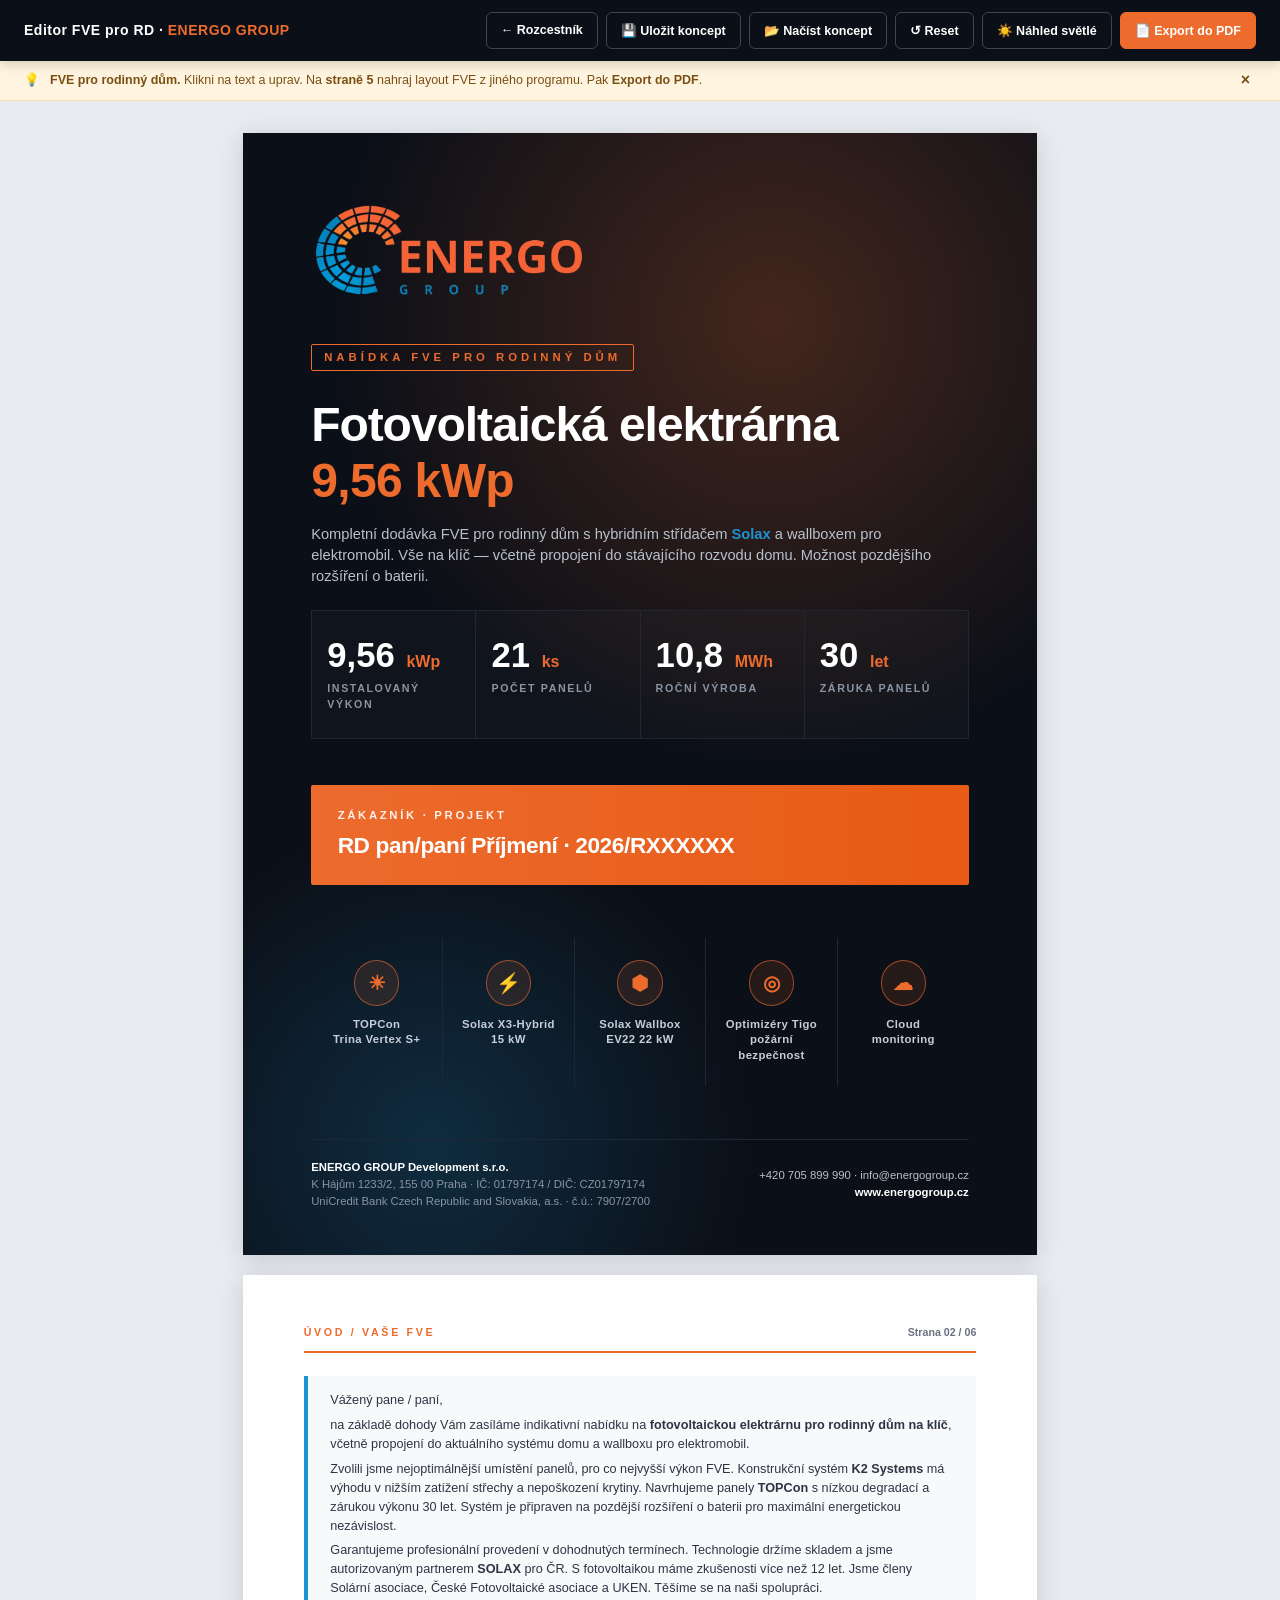
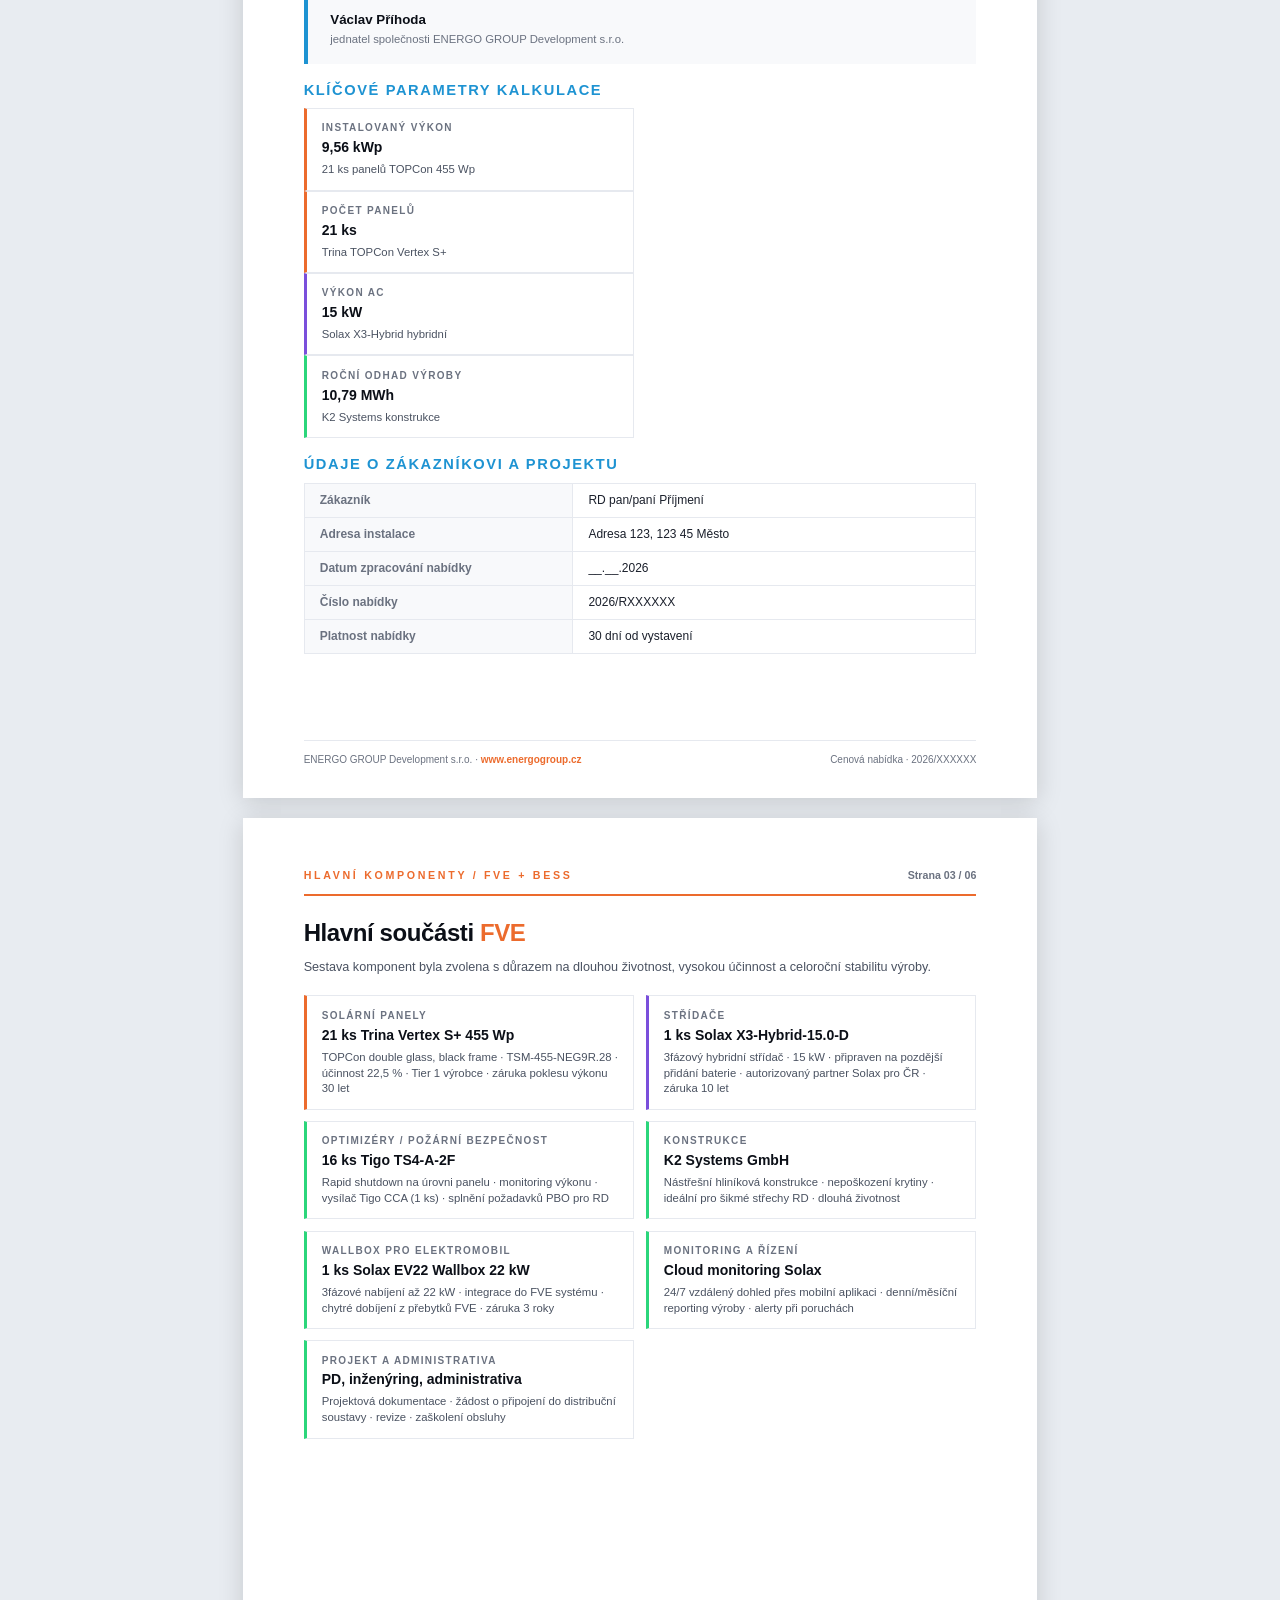
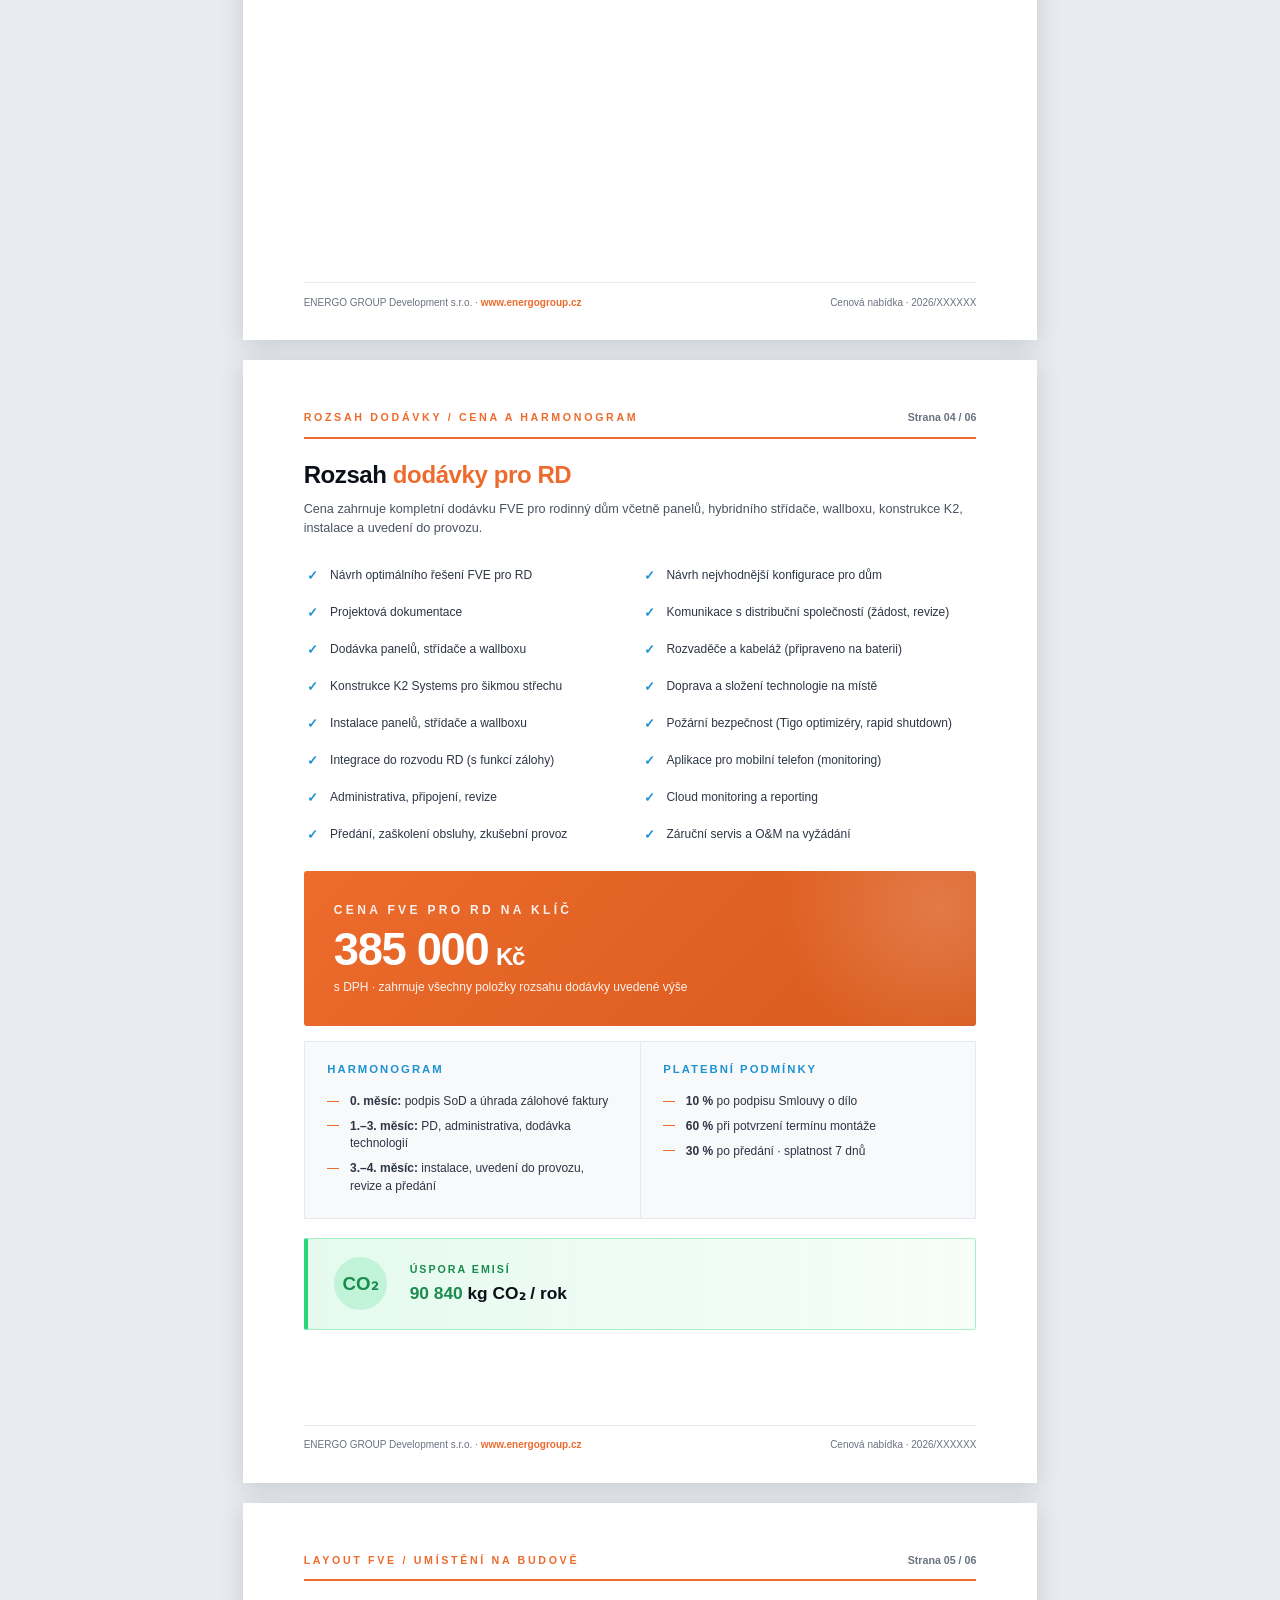
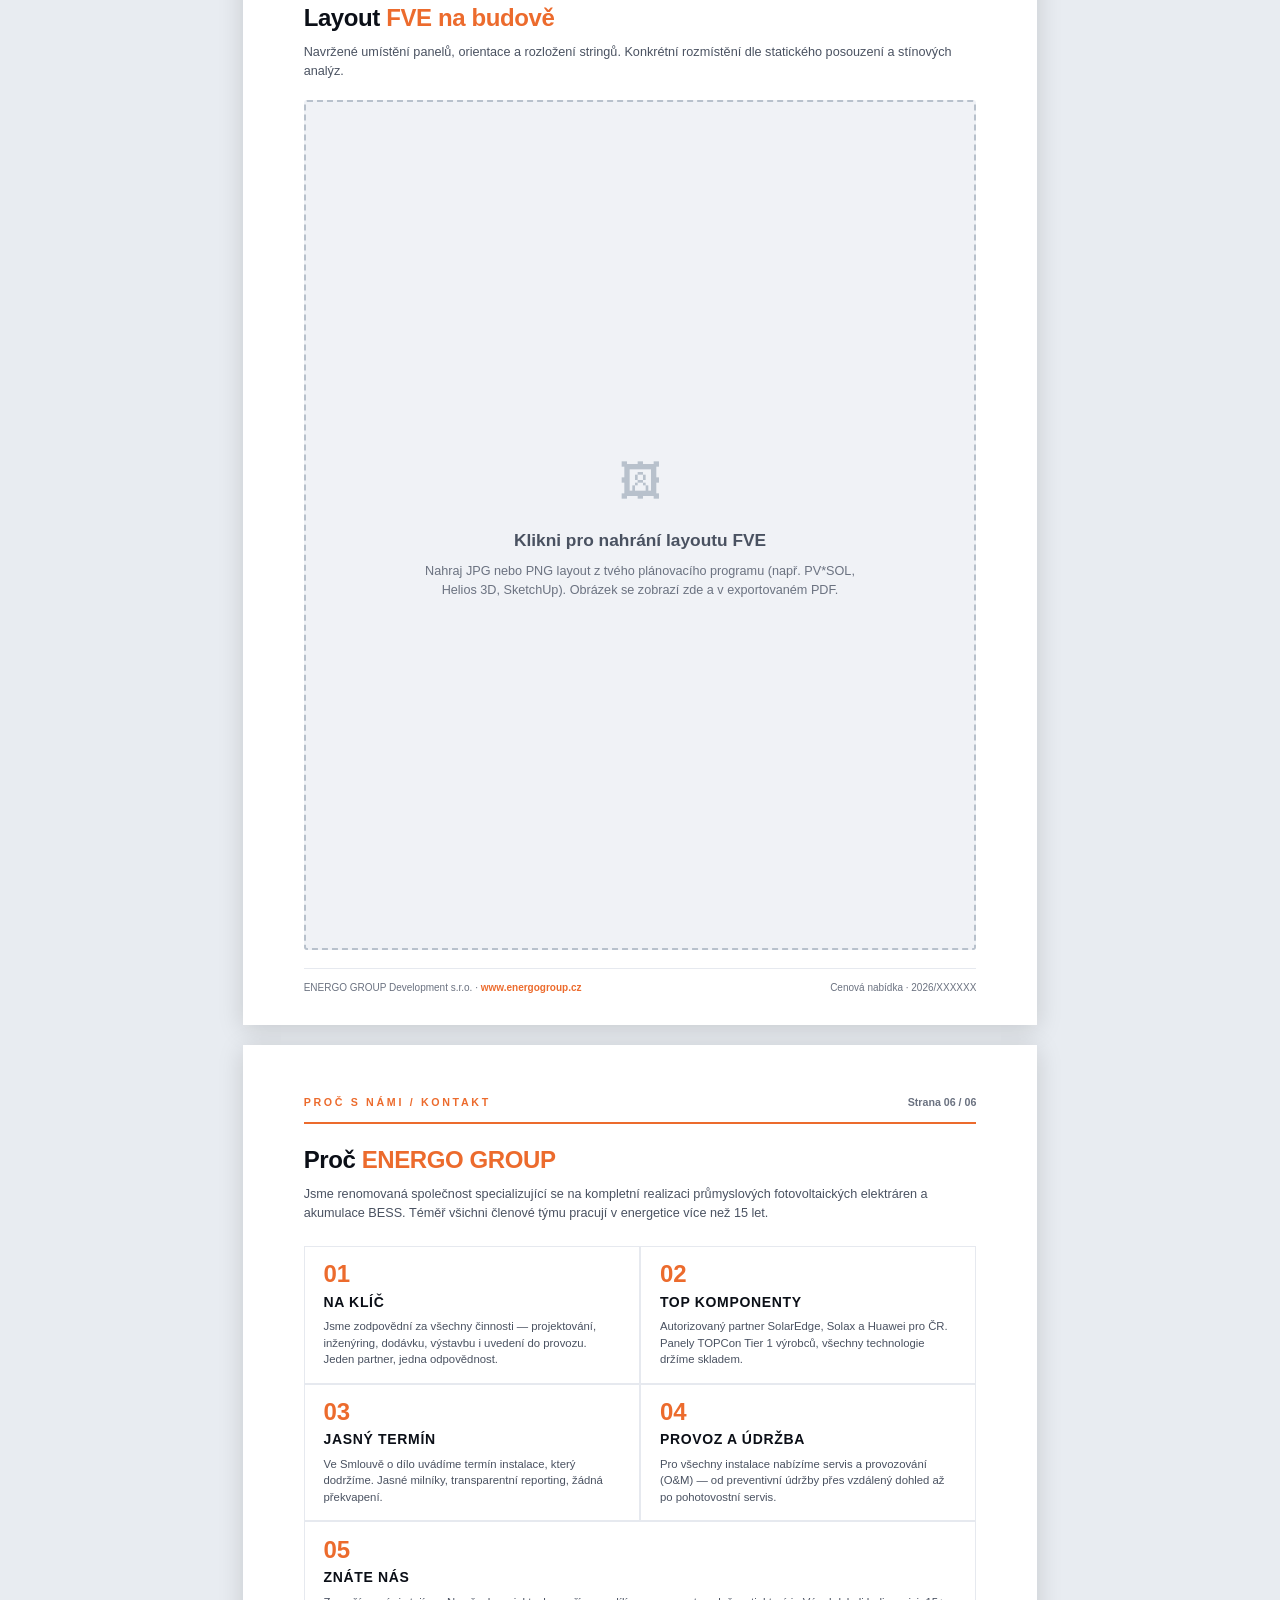
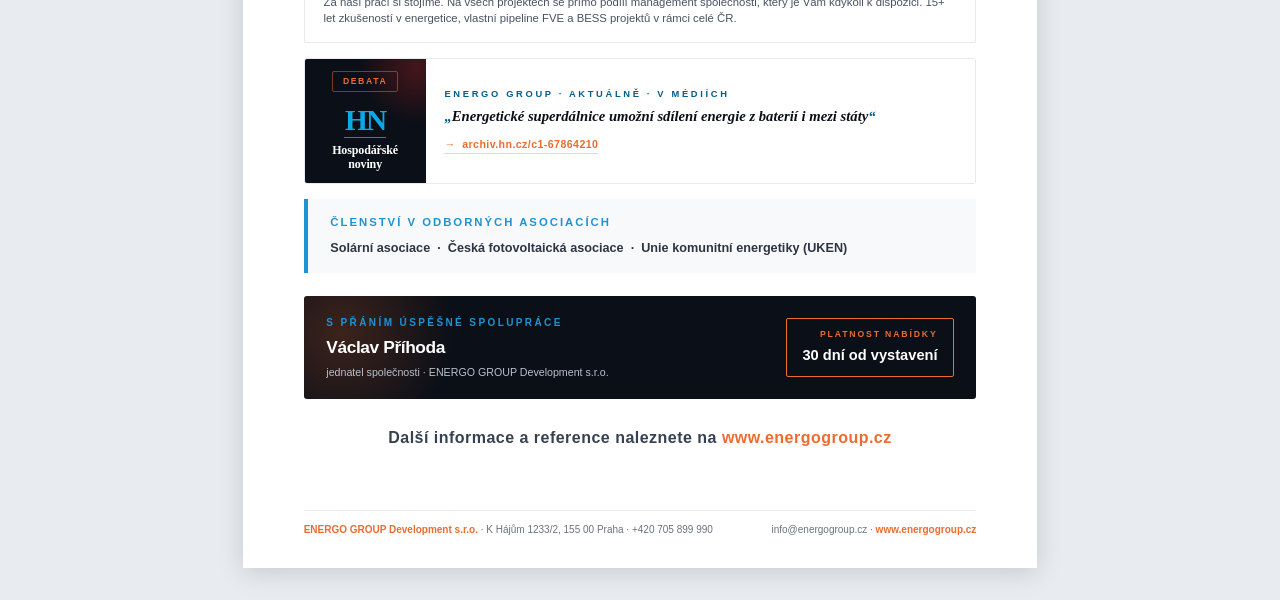
<file: fve-rd.html>
<!DOCTYPE html>

<html lang="cs">
<head>
<meta charset="utf-8"/>
<meta content="width=device-width, initial-scale=1" name="viewport"/>
<title>Cenová nabídka FVE pro RD – ENERGO GROUP</title>
<link rel="stylesheet" href="assets/light-mode.css">
<style>
  @page {
    size: A4;
    margin: 0;
  }
  * { margin: 0; padding: 0; box-sizing: border-box; }

  body {
    font-family: "Helvetica Neue", Helvetica, Arial, sans-serif;
    color: #1A1F2B;
    font-size: 10pt;
    line-height: 1.5;
    -webkit-print-color-adjust: exact;
    print-color-adjust: exact;
    background: #E8ECF1;
  }

  /* =================== TOOLBAR (NO PRINT) =================== */
  .toolbar {
    position: sticky;
    top: 0;
    z-index: 100;
    background: #0B0F17;
    color: #fff;
    padding: 12px 24px;
    display: flex;
    align-items: center;
    justify-content: space-between;
    gap: 16px;
    box-shadow: 0 2px 12px rgba(0,0,0,0.2);
    flex-wrap: wrap;
  }
  .toolbar-title {
    font-size: 14px;
    font-weight: 700;
    letter-spacing: 0.5px;
  }
  .toolbar-title .accent { color: #EC6B2D; }
  .toolbar-btns {
    display: flex;
    gap: 8px;
    flex-wrap: wrap;
  }
  .tb-btn {
    background: #1E2735;
    color: #fff;
    border: 1px solid #2A3547;
    padding: 8px 14px;
    border-radius: 6px;
    font-size: 12.5px;
    font-weight: 600;
    cursor: pointer;
    transition: all 0.15s;
    font-family: inherit;
  }
  .tb-btn:hover { background: #2A3547; transform: translateY(-1px); }
  .tb-btn.primary { background: #EC6B2D; border-color: #EC6B2D; }
  .tb-btn.primary:hover { background: #D85A1C; }
  .tb-btn.ghost { background: transparent; border-color: #3A4556; }
  .tb-btn.ghost:hover { background: #1E2735; }

  .help-hint {
    background: #FFF4E0;
    color: #7A4F12;
    padding: 10px 24px;
    font-size: 12.5px;
    border-bottom: 1px solid #F5DFA8;
    display: flex;
    align-items: center;
    gap: 10px;
  }
  .help-hint .dismiss {
    margin-left: auto;
    background: none;
    border: none;
    cursor: pointer;
    color: #7A4F12;
    font-size: 16px;
    font-weight: 700;
    padding: 0 6px;
  }

  .canvas {
    padding: 32px 16px;
    display: flex;
    flex-direction: column;
    align-items: center;
    gap: 20px;
  }

  /* Edit feedback */
  [contenteditable="true"] {
    outline: none;
    transition: background 0.15s, box-shadow 0.15s;
    border-radius: 2px;
  }
  [contenteditable="true"]:hover {
    background: rgba(236, 107, 45, 0.08);
    box-shadow: 0 0 0 2px rgba(236, 107, 45, 0.25);
  }
  [contenteditable="true"]:focus {
    background: rgba(236, 107, 45, 0.12);
    box-shadow: 0 0 0 2px rgba(236, 107, 45, 0.55);
  }

  .editable-img {
    cursor: pointer;
    position: relative;
    transition: all 0.15s;
  }
  .editable-img::after {
    content: "📷 Klikni pro nahrání vlastní fotky";
    position: absolute;
    top: 50%;
    left: 50%;
    transform: translate(-50%, -50%);
    background: rgba(0,0,0,0.85);
    color: #fff;
    padding: 10px 18px;
    border-radius: 20px;
    font-size: 12px;
    font-weight: 600;
    opacity: 0;
    transition: opacity 0.2s;
    pointer-events: none;
    white-space: nowrap;
  }
  .editable-img:hover::after { opacity: 1; }

  /* =================== PAGE BASE =================== */
  .page {
    width: 210mm;
    height: 297mm;
    position: relative;
    overflow: hidden;
    background: #ffffff;
    box-shadow: 0 4px 24px rgba(0, 0, 0, 0.15);
  }

  /* =================== PAGE 1 - COVER =================== */
  .cover {
    background: #0B0F17;
    color: #ffffff;
    padding: 18mm 18mm 14mm 18mm;
  }

  .cover::before {
    content: "";
    position: absolute;
    top: -100mm;
    right: -80mm;
    width: 300mm;
    height: 300mm;
    background: radial-gradient(circle, rgba(236,107,45,0.25) 0%, rgba(236,107,45,0) 55%);
    z-index: 0;
    pointer-events: none;
  }
  .cover::after {
    content: "";
    position: absolute;
    bottom: -80mm;
    left: -60mm;
    width: 220mm;
    height: 220mm;
    background: radial-gradient(circle, rgba(30,147,210,0.22) 0%, rgba(30,147,210,0) 55%);
    z-index: 0;
    pointer-events: none;
  }

  .cover-inner { position: relative; z-index: 2; height: 100%; }

  .logo-bar {
    display: block;
    height: 26mm;
    margin-bottom: 12mm;
  }
  .logo-bar img { height: 100%; display: block; }

  .label-tag {
    display: inline-block;
    font-size: 8.5pt;
    letter-spacing: 3pt;
    font-weight: 700;
    color: #EC6B2D;
    text-transform: uppercase;
    padding: 4px 12px;
    border: 1.5px solid #EC6B2D;
    border-radius: 2px;
    margin-bottom: 8mm;
  }

  .cover-title {
    font-size: 36pt;
    font-weight: 900;
    line-height: 1;
    letter-spacing: -0.8pt;
    margin-bottom: 5mm;
    color: #ffffff;
  }
  .cover-title > span:first-child { display: block; margin-bottom: 2mm; }
  .cover-title .accent {
    color: #EC6B2D;
    display: block;
    font-size: 36pt;
    letter-spacing: -0.5pt;
  }
  .cover-title .accent .kw-small {
    font-size: 22pt;
    letter-spacing: 0;
    vertical-align: baseline;
    margin-right: 2mm;
  }

  .cover-subtitle {
    font-size: 11pt;
    font-weight: 400;
    color: #B8C1CC;
    line-height: 1.45;
    margin-bottom: 6mm;
    max-width: 165mm;
  }
  .cover-subtitle strong { color: #1E93D2; font-weight: 700; }

  .stats-grid {
    width: 100%;
    margin-top: 2mm;
    border-collapse: collapse;
  }
  .stats-grid td {
    width: 25%;
    padding: 7mm 4mm;
    border: 1px solid #1E2735;
    vertical-align: top;
    background: rgba(255,255,255,0.02);
  }
  .stat-num {
    font-size: 26pt;
    font-weight: 800;
    color: #ffffff;
    line-height: 1;
    margin-bottom: 2mm;
  }
  .stat-num .unit { font-size: 12pt; color: #EC6B2D; font-weight: 600; margin-left: 2px; }
  .stat-lbl {
    font-size: 8pt;
    color: #8A94A3;
    text-transform: uppercase;
    letter-spacing: 1.2pt;
    font-weight: 600;
  }

  .project-bar {
    margin-top: 12mm;
    background: linear-gradient(90deg, #EC6B2D 0%, #E85A15 100%);
    padding: 6mm 7mm;
    color: #ffffff;
    border-radius: 2px;
  }
  .project-bar .lead {
    font-size: 8.5pt;
    text-transform: uppercase;
    letter-spacing: 2pt;
    font-weight: 600;
    opacity: 0.9;
    margin-bottom: 1mm;
  }
  .project-bar .name {
    font-size: 17pt;
    font-weight: 800;
    letter-spacing: -0.3pt;
  }

  .highlights {
    width: 100%;
    margin-top: 14mm;
    border-collapse: collapse;
  }
  .highlights td {
    width: 20%;
    padding: 6mm 3mm;
    text-align: center;
    vertical-align: top;
    border-left: 1px solid #1E2735;
  }
  .highlights td:first-child { border-left: none; }
  .hl-ico {
    display: inline-block;
    width: 12mm;
    height: 12mm;
    line-height: 12mm;
    background: rgba(236,107,45,0.12);
    color: #EC6B2D;
    border: 1.5px solid rgba(236,107,45,0.6);
    border-radius: 50%;
    font-size: 15pt;
    font-weight: 700;
    margin-bottom: 3mm;
  }
  .hl-t {
    font-size: 8.5pt;
    color: #C6CED9;
    font-weight: 600;
    line-height: 1.35;
    letter-spacing: 0.3pt;
  }

  .cover-footer {
    position: absolute;
    bottom: 12mm;
    left: 18mm;
    right: 18mm;
    z-index: 2;
    display: table;
    width: calc(100% - 36mm);
    border-top: 1px solid #1E2735;
    padding-top: 5mm;
  }
  .cover-footer > div {
    display: table-cell;
    vertical-align: middle;
    font-size: 8.5pt;
    color: #8A94A3;
  }
  .cover-footer .right { text-align: right; color: #B8C1CC; }
  .cover-footer strong { color: #ffffff; }

  /* =================== SHARED PAGE STYLES =================== */
  .sheet {
    background: #ffffff;
    padding: 13mm 16mm 12mm 16mm;
    color: #1A1F2B;
  }

  .page-header {
    display: table;
    width: 100%;
    margin-bottom: 6mm;
    padding-bottom: 3mm;
    border-bottom: 2px solid #EC6B2D;
  }
  .page-header .ph-left {
    display: table-cell;
    vertical-align: middle;
    font-size: 8pt;
    color: #6B7280;
    text-transform: uppercase;
    letter-spacing: 2pt;
    font-weight: 600;
  }
  .page-header .ph-left span { color: #EC6B2D; }
  .page-header .ph-right {
    display: table-cell;
    vertical-align: middle;
    text-align: right;
    font-size: 8pt;
    color: #6B7280;
    font-weight: 600;
  }

  h2.section {
    font-size: 18pt;
    font-weight: 800;
    color: #0B0F17;
    letter-spacing: -0.3pt;
    margin-bottom: 3mm;
    line-height: 1.15;
  }
  h2.section .accent { color: #EC6B2D; }

  h3.sub {
    font-size: 11pt;
    font-weight: 700;
    color: #1E93D2;
    text-transform: uppercase;
    letter-spacing: 1.2pt;
    margin: 2.5mm 0 2mm 0;
  }

  p { margin-bottom: 2.5mm; }

  .intro-letter {
    background: #F8F9FB;
    border-left: 4px solid #1E93D2;
    padding: 4mm 6mm;
    margin-bottom: 4mm;
    font-size: 9.5pt;
    color: #2D3544;
    line-height: 1.5;
  }
  .intro-letter p { margin-bottom: 1.5mm; }
  .intro-letter .signature {
    margin-top: 3mm;
    font-weight: 700;
    color: #0B0F17;
    font-size: 10pt;
  }
  .intro-letter .signature .role {
    display: block;
    font-weight: 400;
    font-size: 8.5pt;
    color: #6B7280;
    margin-top: 0.5mm;
  }

  /* ========== KOMPONENTY - KARTY ========== */
  .comp-grid {
    display: grid;
    grid-template-columns: repeat(2, 1fr);
    gap: 3mm;
    margin-bottom: 4mm;
  }
  .comp-card {
    background: #ffffff;
    border: 1px solid #E6E9EF;
    border-left: 3px solid #EC6B2D;
    padding: 3mm 4mm;
    position: relative;
  }
  .comp-card.battery { border-left-color: #1E93D2; }
  .comp-card.panel { border-left-color: #EC6B2D; }
  .comp-card.inverter { border-left-color: #7A4FDB; }
  .comp-card.misc { border-left-color: #2BD67B; }

  .comp-label {
    font-size: 7.5pt;
    color: #6B7280;
    text-transform: uppercase;
    letter-spacing: 1pt;
    font-weight: 600;
    margin-bottom: 1mm;
  }
  .comp-name {
    font-size: 10.5pt;
    font-weight: 700;
    color: #0B0F17;
    line-height: 1.25;
    margin-bottom: 1.5mm;
  }
  .comp-specs {
    font-size: 8.5pt;
    color: #4A5261;
    line-height: 1.4;
  }
  .comp-specs .count {
    display: inline-block;
    font-weight: 700;
    color: #EC6B2D;
    margin-right: 3px;
  }

  .scope-table {
    width: 100%;
    border-collapse: collapse;
  }
  .scope-table td {
    width: 50%;
    padding: 2.5mm 3mm 2.5mm 7mm;
    vertical-align: top;
    font-size: 9pt;
    color: #2D3544;
    position: relative;
  }
  .scope-table td::before {
    content: "✓";
    position: absolute;
    left: 1mm;
    top: 2.5mm;
    color: #1E93D2;
    font-weight: 700;
    font-size: 10pt;
  }

  .price-box {
    background: linear-gradient(135deg, #EC6B2D 0%, #D85A1C 100%);
    color: #ffffff;
    padding: 8mm 8mm;
    margin: 5mm 0 4mm 0;
    position: relative;
    overflow: hidden;
    border-radius: 3px;
  }
  .price-box::before {
    content: "";
    position: absolute;
    top: -40mm;
    right: -40mm;
    width: 100mm;
    height: 100mm;
    background: radial-gradient(circle, rgba(255,255,255,0.18) 0%, rgba(255,255,255,0) 60%);
    pointer-events: none;
  }
  .price-box-inner { position: relative; z-index: 2; }
  .price-label {
    font-size: 9pt;
    text-transform: uppercase;
    letter-spacing: 2.5pt;
    font-weight: 600;
    opacity: 0.9;
    margin-bottom: 2mm;
  }
  .price-amount {
    font-size: 34pt;
    font-weight: 900;
    letter-spacing: -1pt;
    line-height: 1;
    margin-bottom: 1.5mm;
  }
  .price-amount .currency { font-size: 18pt; font-weight: 700; margin-left: 2mm; }
  .price-note { font-size: 9pt; opacity: 0.92; }

  .terms-block {
    width: 100%;
    border-collapse: collapse;
    margin-bottom: 5mm;
  }
  .terms-block td {
    width: 50%;
    padding: 5mm 6mm;
    vertical-align: top;
    border: 1px solid #E6E9EF;
    background: #F8F9FB;
  }
  .terms-title {
    font-size: 8.5pt;
    text-transform: uppercase;
    letter-spacing: 1.5pt;
    font-weight: 700;
    color: #1E93D2;
    margin-bottom: 3mm;
  }
  .terms-list { list-style: none; padding: 0; margin: 0; }
  .terms-list li {
    padding: 1mm 0 1mm 6mm;
    font-size: 9pt;
    color: #2D3544;
    position: relative;
    line-height: 1.45;
  }
  .terms-list li::before {
    content: "";
    position: absolute;
    left: 0;
    top: 3mm;
    width: 3mm;
    height: 1px;
    background: #EC6B2D;
  }

  /* ========== CO2 BANNER ========== */
  .co2-banner {
    margin-top: 4mm;
    padding: 5mm 7mm;
    background: linear-gradient(90deg, rgba(43,214,123,0.12) 0%, rgba(43,214,123,0.04) 100%);
    border: 1px solid rgba(43,214,123,0.35);
    border-left: 4px solid #2BD67B;
    border-radius: 2px;
    display: flex;
    align-items: center;
    gap: 6mm;
  }
  .co2-icon {
    flex-shrink: 0;
    width: 14mm;
    height: 14mm;
    border-radius: 50%;
    background: rgba(43,214,123,0.2);
    display: flex;
    align-items: center;
    justify-content: center;
    color: #1A8C4E;
    font-size: 14pt;
    font-weight: 700;
  }
  .co2-text {
    flex: 1;
  }
  .co2-label {
    font-size: 8pt;
    text-transform: uppercase;
    letter-spacing: 1.5pt;
    color: #1A8C4E;
    font-weight: 700;
    margin-bottom: 1mm;
  }
  .co2-value {
    font-size: 13pt;
    font-weight: 800;
    color: #0B0F17;
  }
  .co2-value .num { color: #1A8C4E; }

  /* ========== LAYOUT PAGE ========== */
  .layout-page {
    padding: 13mm 16mm 12mm 16mm;
  }
  .layout-frame {
    width: 100%;
    height: 225mm;
    background: #F0F2F6;
    border: 2px dashed #B8C1CC;
    border-radius: 3px;
    position: relative;
    overflow: hidden;
    display: flex;
    align-items: center;
    justify-content: center;
    cursor: pointer;
    transition: all 0.15s;
  }
  .layout-frame:hover {
    border-color: #EC6B2D;
    background: rgba(236,107,45,0.04);
  }
  .layout-frame img {
    max-width: 100%;
    max-height: 100%;
    object-fit: contain;
    display: block;
  }
  .layout-placeholder {
    text-align: center;
    color: #6B7280;
  }
  .layout-placeholder .lph-icon {
    font-size: 32pt;
    color: #B8C1CC;
    margin-bottom: 4mm;
  }
  .layout-placeholder .lph-title {
    font-size: 13pt;
    font-weight: 700;
    color: #4A5261;
    margin-bottom: 2mm;
  }
  .layout-placeholder .lph-desc {
    font-size: 9.5pt;
    color: #6B7280;
    max-width: 120mm;
    margin: 0 auto;
  }

  /* ========== WHY US ========== */
  .why-grid {
    width: 100%;
    border-collapse: separate;
    border-spacing: 0;
    margin-bottom: 4mm;
  }
  .why-grid td {
    width: 50%;
    padding: 4mm 5mm;
    vertical-align: top;
    border: 1px solid #E6E9EF;
    background: #ffffff;
  }
  .why-num {
    display: inline-block;
    font-size: 18pt;
    font-weight: 900;
    color: #EC6B2D;
    line-height: 1;
    margin-bottom: 1.5mm;
  }
  .why-title {
    font-size: 10.5pt;
    font-weight: 800;
    color: #0B0F17;
    text-transform: uppercase;
    letter-spacing: 0.5pt;
    margin-bottom: 1.5mm;
  }
  .why-desc { font-size: 8.5pt; color: #4A5261; line-height: 1.45; }

  .memberships {
    background: #F8F9FB;
    padding: 4mm 6mm;
    margin-bottom: 4mm;
    border-left: 4px solid #1E93D2;
  }
  .memberships .m-title {
    font-size: 8.5pt;
    text-transform: uppercase;
    letter-spacing: 1.5pt;
    font-weight: 700;
    color: #1E93D2;
    margin-bottom: 2mm;
  }
  .memberships .m-list { font-size: 9.5pt; color: #2D3544; font-weight: 600; }

  .signoff {
    background: #0B0F17;
    color: #ffffff;
    padding: 5mm 6mm;
    margin-top: 6mm;
    border-radius: 3px;
    position: relative;
    overflow: hidden;
  }
  .signoff::before {
    content: "";
    position: absolute;
    top: -25mm;
    left: -25mm;
    width: 70mm;
    height: 70mm;
    background: radial-gradient(circle, rgba(236,107,45,0.22) 0%, rgba(236,107,45,0) 60%);
    pointer-events: none;
  }
  .signoff-inner { position: relative; z-index: 2; display: table; width: 100%; }
  .signoff-left, .signoff-right {
    display: table-cell;
    vertical-align: middle;
  }
  .signoff-left { width: 60%; }
  .signoff-right { width: 40%; text-align: right; }
  .sign-title {
    font-size: 7.5pt;
    color: #1E93D2;
    text-transform: uppercase;
    letter-spacing: 1.8pt;
    font-weight: 700;
    margin-bottom: 1.5mm;
  }
  .sign-name {
    font-size: 13pt;
    font-weight: 800;
    color: #ffffff;
    letter-spacing: -0.3pt;
    margin-bottom: 0.8mm;
  }
  .sign-role { font-size: 8pt; color: #B8C1CC; }
  .validity-tag {
    display: inline-block;
    border: 1.2px solid #EC6B2D;
    padding: 2.5mm 4mm;
    border-radius: 2px;
  }
  .validity-tag .v-label {
    display: block;
    font-size: 6.5pt;
    text-transform: uppercase;
    letter-spacing: 1.4pt;
    color: #EC6B2D;
    font-weight: 700;
    margin-bottom: 0.8mm;
  }
  .validity-tag .v-date {
    font-size: 11pt;
    font-weight: 800;
    color: #ffffff;
  }

  .page-footer {
    position: absolute;
    bottom: 8mm;
    left: 16mm;
    right: 16mm;
    padding-top: 3mm;
    border-top: 1px solid #E6E9EF;
    display: table;
    width: calc(100% - 32mm);
    font-size: 7.5pt;
    color: #6B7280;
  }
  .page-footer > div { display: table-cell; vertical-align: middle; }
  .page-footer .pf-right { text-align: right; }
  .page-footer strong { color: #EC6B2D; }


  /* Media feature (press mention) - compact strip */
  .media-feature {
    display: table;
    width: 100%;
    margin-bottom: 4mm;
    border: 1px solid #E6E9EF;
    border-radius: 3px;
    overflow: hidden;
    table-layout: fixed;
  }
  .mf-left {
    display: table-cell;
    width: 32mm;
    padding: 3mm 4mm;
    background: #0B0F17;
    color: #ffffff;
    vertical-align: middle;
    text-align: center;
    position: relative;
    overflow: hidden;
  }
  .mf-left::before {
    content: "";
    position: absolute;
    top: -15mm;
    right: -15mm;
    width: 35mm;
    height: 35mm;
    background: radial-gradient(circle, rgba(139, 30, 30, 0.45) 0%, rgba(139, 30, 30, 0) 60%);
    pointer-events: none;
  }
  .mf-badge-tag {
    position: relative;
    z-index: 2;
    display: inline-block;
    font-size: 6.5pt;
    font-weight: 700;
    color: #EC6B2D;
    text-transform: uppercase;
    letter-spacing: 1.2pt;
    border: 1px solid rgba(236,107,45,0.5);
    padding: 0.8mm 2.5mm;
    border-radius: 2px;
    margin-bottom: 2mm;
  }
  .mf-brand {
    position: relative;
    z-index: 2;
    font-family: Georgia, 'Times New Roman', serif;
    font-size: 9pt;
    font-weight: 700;
    color: #ffffff;
    line-height: 1.2;
    letter-spacing: -0.1pt;
  }
  .hn-masthead {
    position: relative;
    z-index: 2;
    margin-top: 2mm;
    text-align: center;
  }
  .hn-mark {
    font-family: Georgia, 'Times New Roman', serif;
    font-weight: 900;
    font-size: 22pt;
    color: #0AAAE6;
    letter-spacing: -1.5pt;
    line-height: 0.95;
    margin-bottom: 0.6mm;
  }
  .hn-divider {
    width: 11mm;
    height: 1px;
    background: #0AAAE6;
    margin: 0 auto 1.2mm auto;
    opacity: 0.8;
  }
  .mf-right {
    display: table-cell;
    padding: 4mm 5mm;
    vertical-align: middle;
    background: #ffffff;
  }
  .mf-overline {
    font-size: 7pt;
    color: #005E8C;
    text-transform: uppercase;
    letter-spacing: 2pt;
    font-weight: 700;
    margin-bottom: 1.5mm;
  }
  .mf-title {
    font-family: Georgia, 'Times New Roman', serif;
    font-size: 11pt;
    font-weight: 700;
    color: #0B0F17;
    line-height: 1.3;
    font-style: italic;
    margin-bottom: 2mm;
  }
  .mf-title::before { content: "„"; color: #005E8C; }
  .mf-title::after  { content: "\201C"; color: #005E8C; }
  .mf-link {
    display: inline-block;
    font-size: 8pt;
    color: #EC6B2D;
    font-weight: 700;
    text-decoration: none;
    letter-spacing: 0.3pt;
    border-bottom: 1px solid rgba(236,107,45,0.3);
    padding-bottom: 1px;
  }
  .mf-link:hover { color: #D85A1C; border-bottom-color: #EC6B2D; }

  .website-ref {
    margin-top: 7mm;
    margin-bottom: 3mm;
    text-align: center;
    font-size: 12pt;
    font-weight: 600;
    color: #374151;
    letter-spacing: 0.03em;
  }
  .website-ref a {
    color: #EC6B2D;
    text-decoration: none;
    font-weight: 700;
  }


  /* RD price block — multi-line (např. pro slevy) */
  .price-rd-block {
    margin: 5mm 0 4mm 0;
    border-radius: 3px;
    overflow: hidden;
    border: 1px solid #E6E9EF;
  }
  .price-rd-line {
    display: flex;
    align-items: center;
    justify-content: space-between;
    padding: 4mm 7mm;
    border-bottom: 1px solid #E6E9EF;
  }
  .price-rd-line:last-child { border-bottom: none; }
  .price-rd-line .prl-label {
    font-size: 9pt;
    font-weight: 600;
    color: #4A5261;
  }
  .price-rd-line .prl-value {
    font-size: 14pt;
    font-weight: 800;
    color: #0B0F17;
    letter-spacing: -0.3pt;
  }
  .price-rd-line .prl-curr {
    font-size: 9pt;
    font-weight: 600;
    color: #6B7280;
    margin-left: 2mm;
  }
  .price-rd-base {
    background: #F8F9FB;
  }
  .price-rd-discount {
    background: rgba(43,214,123,0.08);
  }
  .price-rd-discount .prl-label { color: #1A8C4E; }
  .price-rd-discount .prl-value { color: #1A8C4E; }
  .price-rd-final {
    background: linear-gradient(135deg, #EC6B2D 0%, #D85A1C 100%);
    padding: 6mm 7mm;
    position: relative;
    overflow: hidden;
  }
  .price-rd-final::before {
    content: "";
    position: absolute;
    top: -40mm;
    right: -40mm;
    width: 100mm;
    height: 100mm;
    background: radial-gradient(circle, rgba(255,255,255,0.18) 0%, rgba(255,255,255,0) 60%);
    pointer-events: none;
  }
  .price-rd-final .prl-label {
    color: #ffffff;
    font-size: 10pt;
    text-transform: uppercase;
    letter-spacing: 1.5pt;
    font-weight: 700;
    position: relative;
    z-index: 2;
  }
  .price-rd-final .prl-value {
    color: #ffffff;
    font-size: 22pt;
    font-weight: 900;
    position: relative;
    z-index: 2;
  }
  .price-rd-final .prl-curr {
    color: rgba(255,255,255,0.85);
    font-size: 11pt;
  }

  /* =================== PRINT =================== */
  @media print {
    html, body {
      background: #fff !important;
      margin: 0 !important;
      padding: 0 !important;
    }
    .no-print { display: none !important; }
    .canvas {
      padding: 0 !important;
      margin: 0 !important;
      gap: 0 !important;
      display: block !important;
    }
    .page {
      box-shadow: none !important;
      margin: 0 !important;
      width: 210mm;
      height: 297mm;
      page-break-after: always;
      page-break-inside: avoid;
      break-after: page;
      overflow: hidden;
    }
    .page:last-child {
      page-break-after: auto;
      break-after: auto;
    }
    [contenteditable="true"]:hover,
    [contenteditable="true"]:focus {
      background: transparent !important;
      box-shadow: none !important;
    }
    .editable-img, .layout-frame { cursor: default !important; }
    .editable-img::after { display: none !important; }
    .layout-frame {
      border-style: solid !important;
      border-color: #E6E9EF !important;
      background: #ffffff !important;
    }
  }

  @media (max-width: 900px) {
    .toolbar { padding: 10px 12px; }
    .toolbar-title { font-size: 12px; }
    .tb-btn { font-size: 11px; padding: 6px 10px; }
    .canvas { padding: 16px 6px; }
    .page { transform: scale(0.95); transform-origin: top center; }
  }
</style>
</head>
<body>
<!-- ================== TOOLBAR ================== -->
<div class="toolbar no-print">
<div class="toolbar-title">Editor FVE pro RD · <span class="accent">ENERGO GROUP</span></div>
<div class="toolbar-btns">
<a class="tb-btn ghost" href="index.html" style="text-decoration:none;display:inline-flex;align-items:center;">← Rozcestník</a>
<button class="tb-btn ghost" onclick="saveToStorage()">💾 Uložit koncept</button>
<button class="tb-btn ghost" onclick="loadFromStorage()">📂 Načíst koncept</button>
<button class="tb-btn ghost" onclick="resetTemplate()">↺ Reset</button>
<button class="tb-btn ghost" onclick="toggleLightPreview()" id="lightToggleBtn">☀️ Náhled světlé</button>
<button class="tb-btn primary" onclick="exportPdf()">📄 Export do PDF</button>
</div>
</div>
<div class="help-hint no-print" id="helpHint">
<span>💡</span>
<span><strong>FVE pro rodinný dům.</strong> Klikni na text a uprav. Na <strong>straně 5</strong> nahraj layout FVE z jiného programu. Pak <strong>Export do PDF</strong>.</span>
<button class="dismiss" onclick="document.getElementById('helpHint').style.display='none'">×</button>
</div>
<div class="canvas">
<!-- ==================== PAGE 1 - COVER ==================== -->
<div class="page cover">
<div class="cover-inner">
<div class="logo-bar">
<img alt="ENERGO GROUP" src="assets/logo.png"/>
</div>
<div class="label-tag" contenteditable="true">Nabídka FVE pro rodinný dům</div>
<div class="cover-title">
<span contenteditable="true">Fotovoltaická elektrárna</span>
<span class="accent" contenteditable="true">9,56 kWp</span>
</div>
<div class="cover-subtitle" contenteditable="true">
      Kompletní dodávka FVE pro rodinný dům s hybridním střídačem <strong>Solax</strong>
      a wallboxem pro elektromobil. Vše na klíč — včetně propojení do stávajícího rozvodu domu. Možnost pozdějšího rozšíření o baterii.
    </div>
<table cellpadding="0" cellspacing="0" class="stats-grid">
<tr>
<td>
<div class="stat-num"><span contenteditable="true">9,56</span> <span class="unit" contenteditable="true">kWp</span></div>
<div class="stat-lbl" contenteditable="true">Instalovaný výkon</div>
</td>
<td>
<div class="stat-num"><span contenteditable="true">21</span> <span class="unit" contenteditable="true">ks</span></div>
<div class="stat-lbl" contenteditable="true">Počet panelů</div>
</td>
<td>
<div class="stat-num"><span contenteditable="true">10,8</span> <span class="unit" contenteditable="true">MWh</span></div>
<div class="stat-lbl" contenteditable="true">Roční výroba</div>
</td>
<td>
<div class="stat-num"><span contenteditable="true">30</span> <span class="unit" contenteditable="true">let</span></div>
<div class="stat-lbl" contenteditable="true">Záruka panelů</div>
</td>
</tr>
</table>
<div class="project-bar">
<div class="lead" contenteditable="true">Zákazník · Projekt</div>
<div class="name" contenteditable="true">RD pan/paní Příjmení · 2026/RXXXXXX</div>
</div>
<table cellpadding="0" cellspacing="0" class="highlights">
<tr>
<td>
<div class="hl-ico">☀</div>
<div class="hl-t" contenteditable="true" data-catalog="panels" data-format="short">TOPCon<br/>Trina Vertex S+</div>
</td>
<td>
<div class="hl-ico">⚡</div>
<div class="hl-t" contenteditable="true" data-catalog="inverters" data-format="short">Solax X3‑Hybrid<br/>15 kW</div>
</td>
<td>
<div class="hl-ico">⬢</div>
<div class="hl-t" contenteditable="true" data-catalog="wallbox" data-format="short">Solax Wallbox<br/>EV22 22 kW</div>
</td>
<td>
<div class="hl-ico">◎</div>
<div class="hl-t" contenteditable="true" data-catalog="optimizers" data-format="short">Optimizéry Tigo<br/>požární bezpečnost</div>
</td>
<td>
<div class="hl-ico">☁</div>
<div class="hl-t" contenteditable="true">Cloud<br/>monitoring</div>
</td>
</tr>
</table>
</div>
<div class="cover-footer">
<div>
<strong contenteditable="true">ENERGO GROUP Development s.r.o.</strong><br/>
<span contenteditable="true">K Hájům 1233/2, 155 00 Praha  ·  IČ: 01797174 / DIČ: CZ01797174</span><br/>
<span contenteditable="true">UniCredit Bank Czech Republic and Slovakia, a.s.  ·  č.ú.: 7907/2700</span>
</div>
<div class="right">
<span contenteditable="true">+420 705 899 990 · info@energogroup.cz</span><br/>
<strong contenteditable="true">www.energogroup.cz</strong>
</div>
</div>
</div>
<!-- ==================== PAGE 2 - INTRO + KEY PARAMETERS ==================== -->
<div class="page sheet">
<div class="page-header">
<div class="ph-left"><span contenteditable="true">Úvod</span> <span>/</span> <span contenteditable="true">Vaše FVE</span></div>
<div class="ph-right" contenteditable="true">Strana 02 / 06</div>
</div>
<div class="intro-letter">
<p contenteditable="true">Vážený pane / paní,</p>
<p contenteditable="true">na základě dohody Vám zasíláme indikativní nabídku na <strong>fotovoltaickou elektrárnu pro rodinný dům na klíč</strong>,
    včetně propojení do aktuálního systému domu a wallboxu pro elektromobil.</p>
<p contenteditable="true">Zvolili jsme nejoptimálnější umístění panelů, pro co nejvyšší výkon FVE. Konstrukční systém
    <strong>K2 Systems</strong> má výhodu v nižším zatížení střechy a nepoškození krytiny.
    Navrhujeme panely <strong>TOPCon</strong> s nízkou degradací a zárukou výkonu 30 let.
    Systém je připraven na pozdější rozšíření o baterii pro maximální energetickou nezávislost.</p>
<p contenteditable="true">Garantujeme profesionální provedení v dohodnutých termínech. Technologie držíme skladem
    a jsme autorizovaným partnerem <strong>SOLAX</strong> pro ČR. S fotovoltaikou máme zkušenosti
    více než 12 let. Jsme členy Solární asociace, České Fotovoltaické asociace a UKEN.
    Těšíme se na naši spolupráci.</p>
<div class="signature">
<span contenteditable="true">Václav Příhoda</span>
<span class="role" contenteditable="true">jednatel společnosti ENERGO GROUP Development s.r.o.</span>
</div>
</div>
<h3 class="sub" contenteditable="true">Klíčové parametry kalkulace</h3>
<table cellpadding="0" cellspacing="0" class="comp-grid" style="display:grid; grid-template-columns: repeat(2, 1fr); gap:3mm;">
<tr style="display:contents;">
<td class="comp-card panel" style="display:block;">
<div class="comp-label" contenteditable="true">Instalovaný výkon</div>
<div class="comp-name"><span contenteditable="true" data-catalog="panels" data-format="name">9,56 kWp</span></div>
<div class="comp-specs" contenteditable="true" data-catalog="panels" data-format="specs">21 ks panelů TOPCon 455 Wp</div>
</td>
<td class="comp-card panel" style="display:block;">
<div class="comp-label" contenteditable="true">Počet panelů</div>
<div class="comp-name"><span contenteditable="true" data-catalog="panels" data-format="name">21 ks</span></div>
<div class="comp-specs" contenteditable="true" data-catalog="panels" data-format="specs">Trina TOPCon Vertex S+</div>
</td>
<td class="comp-card inverter" style="display:block;">
<div class="comp-label" contenteditable="true">Výkon AC</div>
<div class="comp-name"><span contenteditable="true" data-catalog="inverters" data-format="name">15 kW</span></div>
<div class="comp-specs" contenteditable="true" data-catalog="inverters" data-format="specs">Solax X3‑Hybrid hybridní</div>
</td>
<td class="comp-card misc" style="display:block;">
<div class="comp-label" contenteditable="true">Roční odhad výroby</div>
<div class="comp-name"><span contenteditable="true">10,79 MWh</span></div>
<div class="comp-specs" contenteditable="true">K2 Systems konstrukce</div>
</td>
</tr>
</table>
<h3 class="sub" contenteditable="true">Údaje o zákazníkovi a projektu</h3>
<table style="width:100%; border-collapse:collapse; font-size:9pt;">
<tr>
<td contenteditable="true" style="padding:2mm 4mm; border:1px solid #E6E9EF; background:#F8F9FB; width:40%; font-weight:600; color:#6B7280;">Zákazník</td>
<td contenteditable="true" style="padding:2mm 4mm; border:1px solid #E6E9EF;">RD pan/paní Příjmení</td>
</tr>
<tr>
<td contenteditable="true" style="padding:2mm 4mm; border:1px solid #E6E9EF; background:#F8F9FB; font-weight:600; color:#6B7280;">Adresa instalace</td>
<td contenteditable="true" style="padding:2mm 4mm; border:1px solid #E6E9EF;">Adresa 123, 123 45 Město</td>
</tr>
<tr>
<td contenteditable="true" style="padding:2mm 4mm; border:1px solid #E6E9EF; background:#F8F9FB; font-weight:600; color:#6B7280;">Datum zpracování nabídky</td>
<td contenteditable="true" style="padding:2mm 4mm; border:1px solid #E6E9EF;">__.__.2026</td>
</tr>
<tr>
<td contenteditable="true" style="padding:2mm 4mm; border:1px solid #E6E9EF; background:#F8F9FB; font-weight:600; color:#6B7280;">Číslo nabídky</td>
<td contenteditable="true" style="padding:2mm 4mm; border:1px solid #E6E9EF;">2026/RXXXXXX</td>
</tr>
<tr>
<td contenteditable="true" style="padding:2mm 4mm; border:1px solid #E6E9EF; background:#F8F9FB; font-weight:600; color:#6B7280;">Platnost nabídky</td>
<td contenteditable="true" style="padding:2mm 4mm; border:1px solid #E6E9EF;">30 dní od vystavení</td>
</tr>
</table>
<div class="page-footer">
<div><span contenteditable="true">ENERGO GROUP Development s.r.o.</span> · <strong contenteditable="true">www.energogroup.cz</strong></div>
<div class="pf-right" contenteditable="true">Cenová nabídka · 2026/XXXXXX</div>
</div>
</div>
<!-- ==================== PAGE 3 - HLAVNÍ KOMPONENTY ==================== -->
<div class="page sheet">
<div class="page-header">
<div class="ph-left"><span contenteditable="true">Hlavní komponenty</span> <span>/</span> <span contenteditable="true">FVE + BESS</span></div>
<div class="ph-right" contenteditable="true">Strana 03 / 06</div>
</div>
<h2 class="section"><span contenteditable="true">Hlavní součásti</span> <span class="accent" contenteditable="true">FVE</span></h2>
<p contenteditable="true" style="color:#4A5261; font-size:9.5pt; margin-bottom:5mm;">
    Sestava komponent byla zvolena s důrazem na dlouhou životnost, vysokou účinnost
    a celoroční stabilitu výroby.
  </p>
<div class="comp-grid">
<div class="comp-card panel">
<div class="comp-label" contenteditable="true">Solární panely</div>
<div class="comp-name"><span class="count" contenteditable="true">21 ks</span> <span contenteditable="true" data-catalog="panels" data-format="name">Trina Vertex S+ 455 Wp</span></div>
<div class="comp-specs" contenteditable="true" data-catalog="panels" data-format="specs">TOPCon double glass, black frame · TSM‑455‑NEG9R.28 · účinnost 22,5 %
      · Tier 1 výrobce · záruka poklesu výkonu 30 let</div>
</div>
<div class="comp-card inverter">
<div class="comp-label" contenteditable="true">Střídače</div>
<div class="comp-name"><span class="count" contenteditable="true">1 ks</span> <span contenteditable="true" data-catalog="inverters" data-format="name">Solax X3‑Hybrid‑15.0‑D</span></div>
<div class="comp-specs" contenteditable="true" data-catalog="inverters" data-format="specs">3fázový hybridní střídač · 15 kW · připraven na pozdější přidání baterie
      · autorizovaný partner Solax pro ČR · záruka 10 let</div>
</div>
<div class="comp-card misc">
<div class="comp-label" contenteditable="true">Optimizéry / požární bezpečnost</div>
<div class="comp-name"><span class="count" contenteditable="true">16 ks</span> <span contenteditable="true" data-catalog="optimizers" data-format="name">Tigo TS4‑A‑2F</span></div>
<div class="comp-specs" contenteditable="true" data-catalog="optimizers" data-format="specs">Rapid shutdown na úrovni panelu · monitoring výkonu
      · vysílač Tigo CCA (1 ks) · splnění požadavků PBO pro RD</div>
</div>
<div class="comp-card misc">
<div class="comp-label" contenteditable="true">Konstrukce</div>
<div class="comp-name"><span contenteditable="true" data-catalog="construction" data-format="name">K2 Systems GmbH</span></div>
<div class="comp-specs" contenteditable="true" data-catalog="construction" data-format="specs">Nástřešní hliníková konstrukce · nepoškození krytiny
      · ideální pro šikmé střechy RD · dlouhá životnost</div>
</div>
<div class="comp-card misc">
<div class="comp-label" contenteditable="true">Wallbox pro elektromobil</div>
<div class="comp-name"><span class="count" contenteditable="true">1 ks</span> <span contenteditable="true" data-catalog="wallbox" data-format="name">Solax EV22 Wallbox 22 kW</span></div>
<div class="comp-specs" contenteditable="true" data-catalog="wallbox" data-format="specs">3fázové nabíjení až 22 kW · integrace do FVE systému
      · chytré dobíjení z přebytků FVE · záruka 3 roky</div>
</div>
<div class="comp-card misc">
<div class="comp-label" contenteditable="true">Monitoring a řízení</div>
<div class="comp-name"><span contenteditable="true">Cloud monitoring Solax</span></div>
<div class="comp-specs" contenteditable="true">24/7 vzdálený dohled přes mobilní aplikaci
      · denní/měsíční reporting výroby · alerty při poruchách</div>
</div>
<div class="comp-card misc">
<div class="comp-label" contenteditable="true">Projekt a administrativa</div>
<div class="comp-name"><span contenteditable="true">PD, inženýring, administrativa</span></div>
<div class="comp-specs" contenteditable="true">Projektová dokumentace · žádost o připojení do distribuční soustavy
      · revize · zaškolení obsluhy</div>
</div>
</div>
<div class="page-footer">
<div><span contenteditable="true">ENERGO GROUP Development s.r.o.</span> · <strong contenteditable="true">www.energogroup.cz</strong></div>
<div class="pf-right" contenteditable="true">Cenová nabídka · 2026/XXXXXX</div>
</div>
</div>
<!-- ==================== PAGE 4 - SCOPE + PRICE + PAYMENT ==================== -->
<div class="page sheet">
<div class="page-header">
<div class="ph-left"><span contenteditable="true">Rozsah dodávky</span> <span>/</span> <span contenteditable="true">Cena a harmonogram</span></div>
<div class="ph-right" contenteditable="true">Strana 04 / 06</div>
</div>
<h2 class="section"><span contenteditable="true">Rozsah</span> <span class="accent" contenteditable="true">dodávky pro RD</span></h2>
<p contenteditable="true" style="color:#4A5261; font-size:9.5pt; margin-bottom:5mm;">
    Cena zahrnuje kompletní dodávku FVE pro rodinný dům včetně panelů, hybridního střídače,
    wallboxu, konstrukce K2, instalace a uvedení do provozu.
  </p>
<table cellpadding="0" cellspacing="0" class="scope-table">
<tr>
<td contenteditable="true">Návrh optimálního řešení FVE pro RD</td>
<td contenteditable="true">Návrh nejvhodnější konfigurace pro dům</td>
</tr>
<tr>
<td contenteditable="true">Projektová dokumentace</td>
<td contenteditable="true">Komunikace s distribuční společností (žádost, revize)</td>
</tr>
<tr>
<td contenteditable="true">Dodávka panelů, střídače a wallboxu</td>
<td contenteditable="true">Rozvaděče a kabeláž (připraveno na baterii)</td>
</tr>
<tr>
<td contenteditable="true">Konstrukce K2 Systems pro šikmou střechu</td>
<td contenteditable="true">Doprava a složení technologie na místě</td>
</tr>
<tr>
<td contenteditable="true">Instalace panelů, střídače a wallboxu</td>
<td contenteditable="true">Požární bezpečnost (Tigo optimizéry, rapid shutdown)</td>
</tr>
<tr>
<td contenteditable="true">Integrace do rozvodu RD (s funkcí zálohy)</td>
<td contenteditable="true">Aplikace pro mobilní telefon (monitoring)</td>
</tr>
<tr>
<td contenteditable="true">Administrativa, připojení, revize</td>
<td contenteditable="true">Cloud monitoring a reporting</td>
</tr>
<tr>
<td contenteditable="true">Předání, zaškolení obsluhy, zkušební provoz</td>
<td contenteditable="true">Záruční servis a O&amp;M na vyžádání</td>
</tr>
</table>
<div class="price-box">
<div class="price-box-inner">
<div class="price-label" contenteditable="true">Cena FVE pro RD na klíč</div>
<div class="price-amount"><span contenteditable="true">385 000</span><span class="currency" contenteditable="true">Kč</span></div>
<div class="price-note" contenteditable="true">s DPH · zahrnuje všechny položky rozsahu dodávky uvedené výše</div>
</div>
</div>
<table cellpadding="0" cellspacing="0" class="terms-block">
<tr>
<td>
<div class="terms-title" contenteditable="true">Harmonogram</div>
<ul class="terms-list">
<li contenteditable="true"><strong>0. měsíc:</strong> podpis SoD a úhrada zálohové faktury</li>
<li contenteditable="true"><strong>1.–3. měsíc:</strong> PD, administrativa, dodávka technologií</li>
<li contenteditable="true"><strong>3.–4. měsíc:</strong> instalace, uvedení do provozu, revize a předání</li>
</ul>
</td>
<td>
<div class="terms-title" contenteditable="true">Platební podmínky</div>
<ul class="terms-list">
<li contenteditable="true"><strong>10 %</strong> po podpisu Smlouvy o dílo</li>
<li contenteditable="true"><strong>60 %</strong> při potvrzení termínu montáže</li>
<li contenteditable="true"><strong>30 %</strong> po předání · splatnost 7 dnů</li>
</ul>
</td>
</tr>
</table>
<div class="co2-banner">
<div class="co2-icon">CO₂</div>
<div class="co2-text">
<div class="co2-label" contenteditable="true">Úspora emisí</div>
<div class="co2-value"><span class="num" contenteditable="true">90 840</span> <span contenteditable="true">kg CO₂ / rok</span></div>
</div>
</div>
<div class="page-footer">
<div><span contenteditable="true">ENERGO GROUP Development s.r.o.</span> · <strong contenteditable="true">www.energogroup.cz</strong></div>
<div class="pf-right" contenteditable="true">Cenová nabídka · 2026/XXXXXX</div>
</div>
</div>
<!-- ==================== PAGE 5 - LAYOUT FVE ==================== -->
<div class="page sheet layout-page">
<div class="page-header">
<div class="ph-left"><span contenteditable="true">Layout FVE</span> <span>/</span> <span contenteditable="true">Umístění na budově</span></div>
<div class="ph-right" contenteditable="true">Strana 05 / 06</div>
</div>
<h2 class="section"><span contenteditable="true">Layout</span> <span class="accent" contenteditable="true">FVE na budově</span></h2>
<p contenteditable="true" style="color:#4A5261; font-size:9.5pt; margin-bottom:5mm;">
    Navržené umístění panelů, orientace a rozložení stringů. Konkrétní rozmístění dle
    statického posouzení a stínových analýz.
  </p>
<div class="layout-frame" onclick="uploadLayoutImage(this)" title="Klikni pro nahrání layoutu z jiného programu">
<div class="layout-placeholder" id="layoutPlaceholder">
<div class="lph-icon">🖼</div>
<div class="lph-title">Klikni pro nahrání layoutu FVE</div>
<div class="lph-desc">
        Nahraj JPG nebo PNG layout z tvého plánovacího programu (např. PV*SOL, Helios 3D,
        SketchUp). Obrázek se zobrazí zde a v exportovaném PDF.
      </div>
</div>
</div>
<div class="page-footer">
<div><span contenteditable="true">ENERGO GROUP Development s.r.o.</span> · <strong contenteditable="true">www.energogroup.cz</strong></div>
<div class="pf-right" contenteditable="true">Cenová nabídka · 2026/XXXXXX</div>
</div>
</div>
<!-- ==================== PAGE 6 - WHY US & SIGNATURE ==================== -->
<div class="page sheet">
<div class="page-header">
<div class="ph-left"><span contenteditable="true">Proč s námi</span> <span>/</span> <span contenteditable="true">Kontakt</span></div>
<div class="ph-right" contenteditable="true">Strana 06 / 06</div>
</div>
<h2 class="section"><span contenteditable="true">Proč</span> <span class="accent" contenteditable="true">ENERGO GROUP</span></h2>
<p contenteditable="true" style="color:#4A5261; font-size:9.5pt; margin-bottom:6mm;">
    Jsme renomovaná společnost specializující se na kompletní realizaci průmyslových
    fotovoltaických elektráren a akumulace BESS. Téměř všichni členové týmu pracují
    v energetice více než 15 let.
  </p>
<table cellpadding="0" cellspacing="0" class="why-grid">
<tr>
<td>
<div class="why-num" contenteditable="true">01</div>
<div class="why-title" contenteditable="true">Na klíč</div>
<div class="why-desc" contenteditable="true">
          Jsme zodpovědní za všechny činnosti — projektování, inženýring,
          dodávku, výstavbu i uvedení do provozu. Jeden partner, jedna odpovědnost.
        </div>
</td>
<td>
<div class="why-num" contenteditable="true">02</div>
<div class="why-title" contenteditable="true">TOP komponenty</div>
<div class="why-desc" contenteditable="true">
          Autorizovaný partner SolarEdge, Solax a Huawei pro ČR. Panely TOPCon
          Tier 1 výrobců, všechny technologie držíme skladem.
        </div>
</td>
</tr>
<tr>
<td>
<div class="why-num" contenteditable="true">03</div>
<div class="why-title" contenteditable="true">Jasný termín</div>
<div class="why-desc" contenteditable="true">
          Ve Smlouvě o dílo uvádíme termín instalace, který dodržíme.
          Jasné milníky, transparentní reporting, žádná překvapení.
        </div>
</td>
<td>
<div class="why-num" contenteditable="true">04</div>
<div class="why-title" contenteditable="true">Provoz a údržba</div>
<div class="why-desc" contenteditable="true">
          Pro všechny instalace nabízíme servis a provozování (O&amp;M) — od
          preventivní údržby přes vzdálený dohled až po pohotovostní servis.
        </div>
</td>
</tr>
<tr>
<td colspan="2" style="width:100%;">
<div class="why-num" contenteditable="true">05</div>
<div class="why-title" contenteditable="true">Znáte nás</div>
<div class="why-desc" contenteditable="true">
          Za naší prací si stojíme. Na všech projektech se přímo podílí management
          společnosti, který je Vám kdykoli k dispozici. 15+ let zkušeností v energetice,
          vlastní pipeline FVE a BESS projektů v rámci celé ČR.
        </div>
</td>
</tr>
</table>
<div class="media-feature">
<div class="mf-left">
<div class="mf-badge-tag" contenteditable="true">Debata</div>
<div class="hn-masthead">
<div class="hn-mark">HN</div>
<div class="hn-divider"></div>
<div class="mf-brand" contenteditable="true">Hospodářské noviny</div>
</div>
</div>
<div class="mf-right">
<div class="mf-overline" contenteditable="true">ENERGO GROUP  ·  AKTUÁLNĚ  ·  V MÉDIÍCH</div>
<div class="mf-title" contenteditable="true">Energetické superdálnice umožní sdílení energie z baterií i mezi státy</div>
<a class="mf-link" href="https://archiv.hn.cz/c1-67864210-energeticke-superdalnice-umozni-sdileni-energie-z-baterii-i-mezi-staty" rel="noopener" target="_blank">→  archiv.hn.cz/c1-67864210</a>
</div>
</div>
<div class="memberships">
<div class="m-title" contenteditable="true">Členství v odborných asociacích</div>
<div class="m-list" contenteditable="true">Solární asociace  ·  Česká fotovoltaická asociace  ·  Unie komunitní energetiky (UKEN)</div>
</div>
<div class="signoff">
<div class="signoff-inner">
<div class="signoff-left">
<div class="sign-title" contenteditable="true">S přáním úspěšné spolupráce</div>
<div class="sign-name" contenteditable="true">Václav Příhoda</div>
<div class="sign-role" contenteditable="true">jednatel společnosti · ENERGO GROUP Development s.r.o.</div>
</div>
<div class="signoff-right">
<div class="validity-tag">
<span class="v-label" contenteditable="true">Platnost nabídky</span>
<span class="v-date" contenteditable="true">30 dní od vystavení</span>
</div>
</div>
</div>
</div>
<div class="website-ref">
    Další informace a reference naleznete na <a href="https://www.energogroup.cz" target="_blank">www.energogroup.cz</a>
</div>
<div class="page-footer">
<div>
<strong contenteditable="true">ENERGO GROUP Development s.r.o.</strong> · <span contenteditable="true">K Hájům 1233/2, 155 00 Praha · +420 705 899 990</span>
</div>
<div class="pf-right"><span contenteditable="true">info@energogroup.cz</span> · <strong contenteditable="true">www.energogroup.cz</strong></div>
</div>
</div>
</div><!-- /canvas -->
<!-- ================== SCRIPTS ================== -->
<script>
const STORAGE_KEY = 'energogroup_nabidka_fve_rd_draft_v1';
const STORAGE_LAYOUT_KEY = 'energogroup_nabidka_fve_rd_layout_v1';

// ===== Export to PDF with dynamic title =====
function exportPdf() {
  const projectEl = document.querySelector('.project-bar .name');
  const projectRaw = (projectEl && projectEl.innerText ? projectEl.innerText : '').trim();
  const projectClean = projectRaw.replace(/[\/\\]+/g, '-').replace(/\s+/g, ' ') || 'projekt';

  const originalTitle = document.title;
  document.title = `Cenová nabídka FVE RD – ${projectClean}`;

  const restore = () => {
    document.title = originalTitle;
    window.removeEventListener('afterprint', restore);
  };
  window.addEventListener('afterprint', restore);
  setTimeout(restore, 2000);

  window.print();
}

// Restore layout image on load
window.addEventListener('DOMContentLoaded', () => {
  try {
    const imgData = localStorage.getItem(STORAGE_LAYOUT_KEY);
    if (imgData) {
      replaceLayoutImg(imgData);
    }
  } catch (e) { /* ignore */ }
});

function uploadLayoutImage(el) {
  const input = document.createElement('input');
  input.type = 'file';
  input.accept = 'image/*';
  input.onchange = (e) => {
    const file = e.target.files && e.target.files[0];
    if (!file) return;
    const reader = new FileReader();
    reader.onload = (ev) => {
      const dataUrl = ev.target.result;
      replaceLayoutImg(dataUrl);
      try {
        localStorage.setItem(STORAGE_LAYOUT_KEY, dataUrl);
      } catch (err) {
        alert('Obrázek je příliš velký pro uložení do prohlížeče. Zkus JPG s menší kompresí (<3 MB).');
      }
    };
    reader.readAsDataURL(file);
  };
  input.click();
}

function replaceLayoutImg(dataUrl) {
  const frame = document.querySelector('.layout-frame');
  if (!frame) return;
  // Remove placeholder
  const placeholder = frame.querySelector('#layoutPlaceholder');
  if (placeholder) placeholder.remove();
  // Remove old img
  const old = frame.querySelector('img');
  if (old) old.remove();
  // Add new img
  const img = document.createElement('img');
  img.src = dataUrl;
  img.alt = 'Layout FVE na budově';
  frame.appendChild(img);
}

function saveToStorage() {
  const fields = {};
  document.querySelectorAll('[contenteditable="true"]').forEach((el, i) => {
    fields[i] = el.innerHTML;
  });
  try {
    localStorage.setItem(STORAGE_KEY, JSON.stringify(fields));
    showToast('✓ Koncept uložen do prohlížeče');
  } catch (e) {
    alert('Uložení se nezdařilo: ' + e.message);
  }
}

function loadFromStorage() {
  try {
    const raw = localStorage.getItem(STORAGE_KEY);
    if (!raw) {
      showToast('Žádný uložený koncept nebyl nalezen');
      return;
    }
    const fields = JSON.parse(raw);
    document.querySelectorAll('[contenteditable="true"]').forEach((el, i) => {
      if (fields[i] !== undefined) el.innerHTML = fields[i];
    });
    showToast('✓ Koncept načten');
  } catch (e) {
    alert('Načtení se nezdařilo: ' + e.message);
  }
}

function resetTemplate() {
  if (!confirm('Opravdu chceš vymazat všechny úpravy a vrátit šablonu do výchozího stavu? Tato akce nevratně zahodí změny, které nebyly uloženy.')) return;
  try {
    localStorage.removeItem(STORAGE_KEY);
    localStorage.removeItem(STORAGE_LAYOUT_KEY);
  } catch (e) { /* ignore */ }
  location.reload();
}

function showToast(msg) {
  const t = document.createElement('div');
  t.textContent = msg;
  t.style.cssText = 'position:fixed;bottom:24px;left:50%;transform:translateX(-50%);background:#0B0F17;color:#fff;padding:12px 24px;border-radius:8px;font-size:13px;font-weight:600;box-shadow:0 4px 20px rgba(0,0,0,0.3);z-index:1000;opacity:0;transition:opacity 0.2s;';
  document.body.appendChild(t);
  requestAnimationFrame(() => t.style.opacity = '1');
  setTimeout(() => {
    t.style.opacity = '0';
    setTimeout(() => t.remove(), 300);
  }, 2000);
}

// Prevent weird HTML in single-line editables
document.querySelectorAll('[contenteditable="true"]').forEach(el => {
  const inlineClasses = ['stat-num', 'stat-lbl', 'label-tag', 'project-bar', 'ph-left', 'ph-right', 'sign-title', 'sign-name', 'v-label', 'v-date', 'price-label', 'price-amount', 'terms-title', 'm-title', 'why-num', 'why-title', 'comp-label', 'comp-name', 'co2-label', 'co2-value'];
  if (el.closest && inlineClasses.some(c => el.closest('.' + c))) {
    el.addEventListener('keydown', (e) => {
      if (e.key === 'Enter' && !e.shiftKey) {
        e.preventDefault();
      }
    });
  }
  // Paste as plain text
  el.addEventListener('paste', (e) => {
    e.preventDefault();
    const text = (e.clipboardData || window.clipboardData).getData('text');
    document.execCommand('insertText', false, text);
  });
});

// Dirty flag & beforeunload warn
let isDirty = false;
document.querySelectorAll('[contenteditable="true"]').forEach(el => {
  el.addEventListener('input', () => { isDirty = true; });
});
window.addEventListener('beforeunload', (e) => {
  if (isDirty) {
    e.preventDefault();
    e.returnValue = '';
  }
});
const originalSave = saveToStorage;
saveToStorage = function() { originalSave(); isDirty = false; };
// ============ LIGHT MODE (toggle ovládá náhled i PDF) ============
function toggleLightPreview() {
  const on = document.body.classList.toggle('light-on');
  const btn = document.getElementById('lightToggleBtn');
  if (btn) btn.innerHTML = on ? '🌙 Náhled tmavé' : '☀️ Náhled světlé';
  try { localStorage.setItem('energogroup_light_preview', on ? '1' : '0'); } catch(e) {}
}
(function initLightMode() {
  // Obnov uloženou preferenci náhledu (PDF/tisk pak respektuje aktuální stav)
  try {
    if (localStorage.getItem('energogroup_light_preview') === '1') {
      document.body.classList.add('light-on');
      const btn = document.getElementById('lightToggleBtn');
      if (btn) btn.innerHTML = '🌙 Náhled tmavé';
    }
  } catch(e) {}
})();

</script>
<script src="assets/catalog.js"></script></body>
</html>
</file>
<file: assets/light-mode.css>
/* ============================================================
   LIGHT MODE OVERRIDE — ENERGO GROUP cenové nabídky
   Aktivuje se přes třídu body.light-on, kterou JS přidá:
     • při kliku na "☀️ Náhled světlé" tlačítko v toolbaru
     • automaticky při tisku / PDF exportu (window.beforeprint)
   Toolbar zůstává tmavý — překlápí se pouze obsah .page
   ============================================================ */

/* ---------- COVER ---------- */
body.light-on .page.cover,
body.light-on .cover {
  background: #ffffff !important;
  color: #1A1F2B !important;
}

/* tlumené orange/blue glow gradienty na cover */
body.light-on .cover::before {
  background: radial-gradient(circle, rgba(236,107,45,0.10) 0%, rgba(236,107,45,0) 55%) !important;
}
body.light-on .cover::after {
  background: radial-gradient(circle, rgba(30,147,210,0.08) 0%, rgba(30,147,210,0) 55%) !important;
}

body.light-on .cover-title,
body.light-on .cover-title > span:first-child,
body.light-on .stat-num,
body.light-on .cover-kpi .kpi-num,
body.light-on .cover-footer strong,
body.light-on .sign-name,
body.light-on .signoff strong {
  color: #0B0F17 !important;
}

body.light-on .cover-subtitle {
  color: #4A5260 !important;
}
body.light-on .cover-subtitle strong { color: #1E93D2 !important; }

body.light-on .stats-grid td {
  background: rgba(11,15,23,0.025) !important;
  border-color: #E1E5EB !important;
}
body.light-on .stat-lbl,
body.light-on .cover-kpi .kpi-label,
body.light-on .cover-footer > div,
body.light-on .cover-footer .right {
  color: #5A6470 !important;
}

body.light-on .cover-kpi {
  background: rgba(236, 107, 45, 0.06) !important;
  border-color: rgba(236, 107, 45, 0.45) !important;
}

body.light-on .highlights td {
  border-left-color: #E1E5EB !important;
}
body.light-on .hl-t {
  color: #4A5260 !important;
}
body.light-on .hl-ico {
  background: rgba(236,107,45,0.10) !important;
  border-color: rgba(236,107,45,0.55) !important;
}

body.light-on .cover-footer {
  border-top-color: #E1E5EB !important;
}

/* ---------- DARK SECTIONS UVNITŘ STRÁNEK ---------- */
/* product hero (BESS) */
body.light-on .product-hero {
  background: #F8F9FB !important;
  color: #1A1F2B !important;
  border: 1px solid #E1E5EB !important;
}
body.light-on .product-hero .ph-img-wrap {
  background: #ffffff !important;
  border: 1px solid #E1E5EB !important;
}
body.light-on .product-hero h3,
body.light-on .product-hero .ph-title,
body.light-on .product-hero strong {
  color: #0B0F17 !important;
}
body.light-on .product-hero p,
body.light-on .product-hero li,
body.light-on .product-hero td {
  color: #2D3544 !important;
}

/* signoff banner (page footer signature block) */
body.light-on .signoff {
  background: #F8F9FB !important;
  color: #1A1F2B !important;
  border: 1px solid #E1E5EB !important;
}
body.light-on .signoff .sign-role,
body.light-on .signoff .role {
  color: #5A6470 !important;
}

/* "Platnost nabídky" tag — bílý datum text → šedý čitelný */
body.light-on .validity-tag .v-date {
  color: #5A6470 !important;
}

/* sekundární gradient overlays (např. tmavé glow uvnitř product-hero/signoff) */
body.light-on .signoff::before,
body.light-on .signoff::after,
body.light-on .product-hero::before,
body.light-on .product-hero::after {
  opacity: 0.35 !important;
}

/* všechny ostatní inline-styled tmavé prvky uvnitř stránek */
body.light-on .page [style*="background: #0B0F17"],
body.light-on .page [style*="background:#0B0F17"] {
  background: #F8F9FB !important;
  color: #1A1F2B !important;
}

/* obecná inverze inline white textů uvnitř stran */
body.light-on .page [style*="color: #ffffff"],
body.light-on .page [style*="color:#ffffff"],
body.light-on .page [style*="color: #fff"],
body.light-on .page [style*="color:#fff"] {
  color: #1A1F2B !important;
}

/* ---------- @media print (jen skrytí toggle tlačítka) ---------- */
/* PDF/tisk respektuje aktuální stav body.light-on — pokud chceš světlé PDF,
   musíš nejdřív kliknout na "☀️ Náhled světlé" v toolbaru. */
@media print {
  .light-toggle { display: none !important; }
}
</file>
